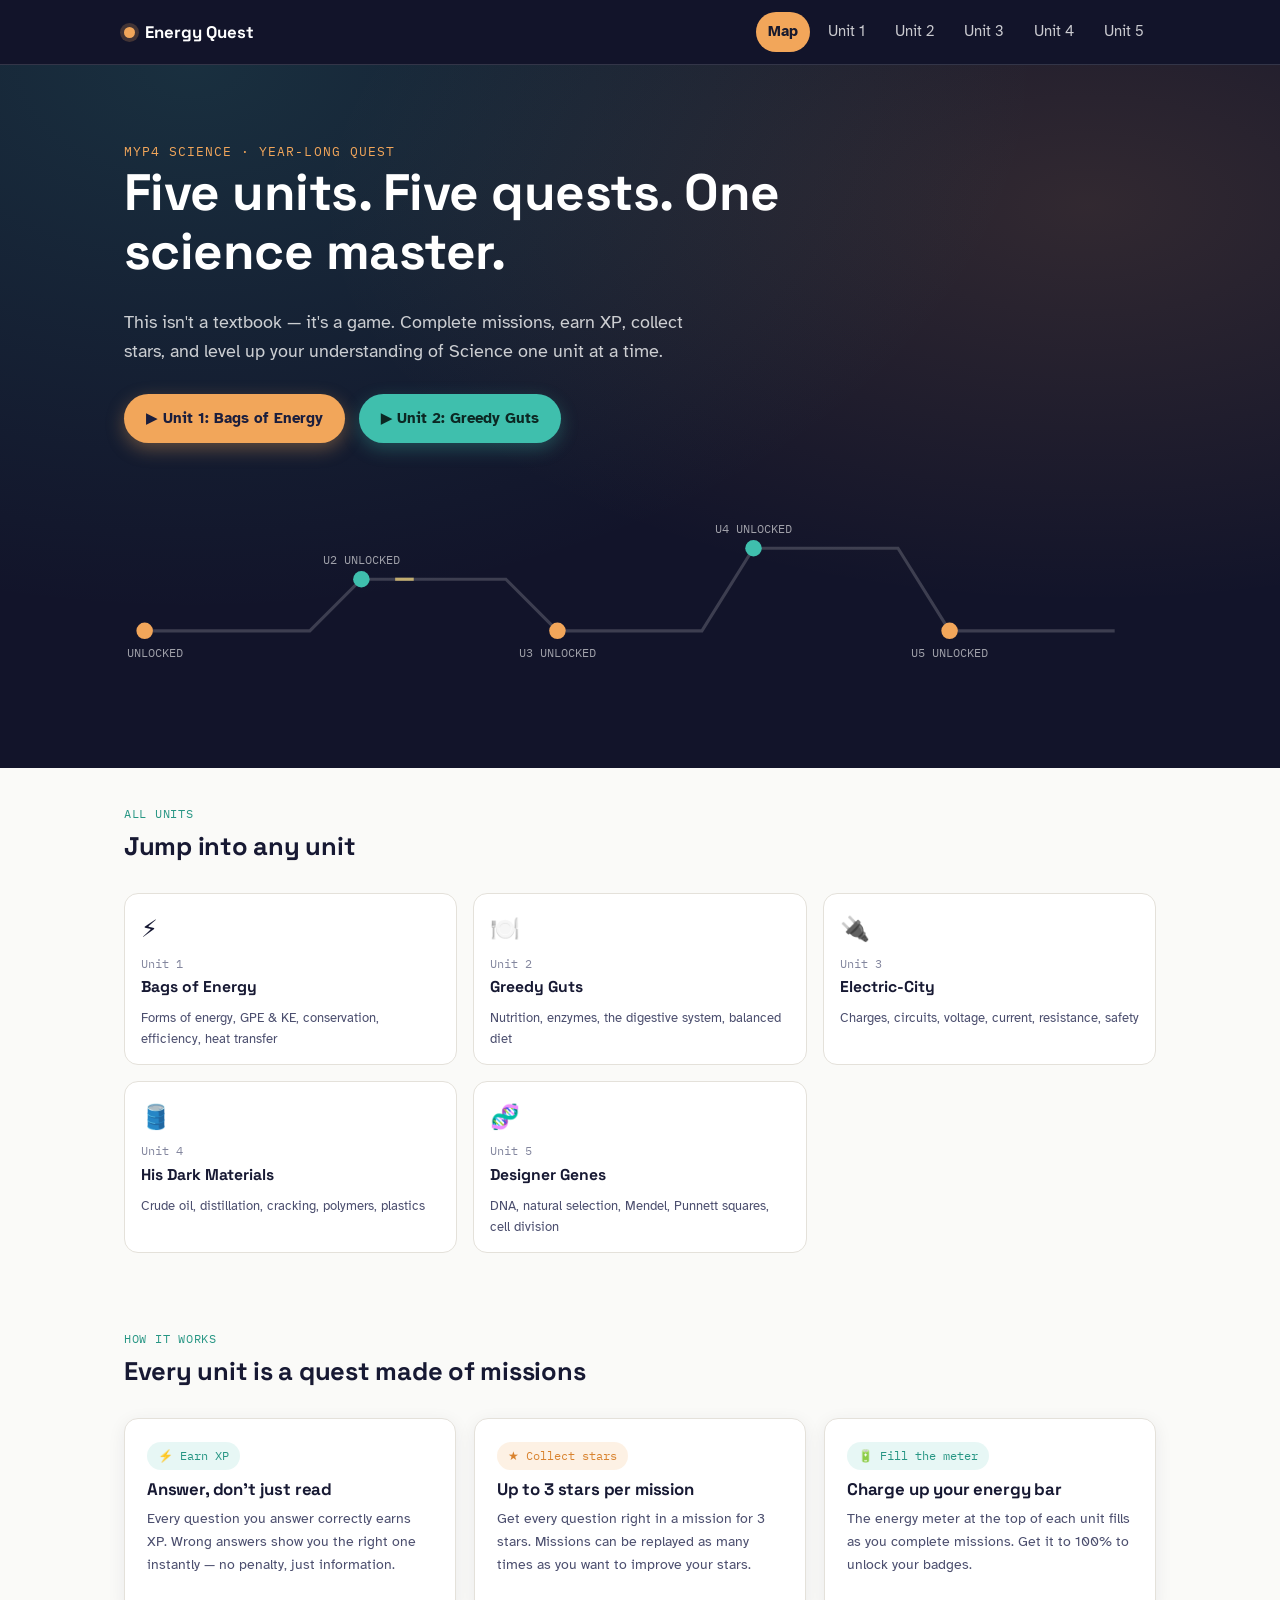
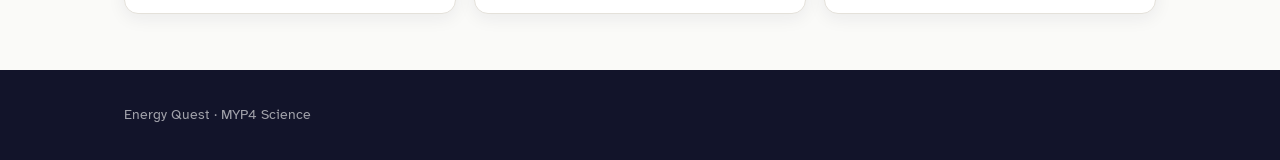
<file: index.html>
<!DOCTYPE html>
<html lang="en">
<head>
<meta charset="UTF-8">
<meta name="viewport" content="width=device-width, initial-scale=1.0">
<title>Energy Quest · MYP4 Science</title>
<link rel="stylesheet" href="styles.css">
</head>
<body>

<nav class="topnav">
  <div class="wrap">
    <a href="index.html" class="brand"><span class="brand-dot"></span>Energy Quest</a>
    <div class="navlinks">
      <a href="index.html" class="current">Map</a>
      <a href="unit1.html">Unit 1</a>
      <a href="unit2.html">Unit 2</a>
      <a href="unit3.html">Unit 3</a>
      <a href="unit4.html">Unit 4</a>
      <a href="unit5.html">Unit 5</a>
    </div>
  </div>
</nav>

<header class="hero">
  <div class="wrap">
    <span class="eyebrow">MYP4 Science · Year-long quest</span>
    <h1>Five units. Five quests. One science master.</h1>
    <p class="lede">This isn't a textbook — it's a game. Complete missions, earn XP, collect stars, and level up your understanding of Science one unit at a time.</p>
    <div class="hero-actions">
      <a href="unit1.html" class="btn btn-amber">▶ Unit 1: Bags of Energy</a>
      <a href="unit2.html" class="btn btn-teal">▶ Unit 2: Greedy Guts</a>
    </div>

    <div class="circuit-rail">
      <svg viewBox="0 0 1000 160" preserveAspectRatio="xMidYMid meet">
        <path d="M20 120 L180 120 L230 70 L370 70 L420 120 L560 120 L610 40 L750 40 L800 120 L960 120"
              fill="none" stroke="rgba(255,255,255,0.18)" stroke-width="3"/>
        <path d="M20 120 L180 120 L230 70 L370 70 L420 120 L560 120 L610 40 L750 40 L800 120 L960 120"
              fill="none" stroke="url(#grad)" stroke-width="3" stroke-dasharray="18 970" >
          <animate attributeName="stroke-dashoffset" from="0" to="-988" dur="4.5s" repeatCount="indefinite"/>
        </path>
        <defs>
          <linearGradient id="grad" x1="0" y1="0" x2="1" y2="0">
            <stop offset="0" stop-color="#F2A65A"/>
            <stop offset="1" stop-color="#3FBFAD"/>
          </linearGradient>
        </defs>
        <g>
          <circle cx="20" cy="120" r="8" fill="#F2A65A"/>
          <text x="20" y="145" text-anchor="middle" class="circuit-node-label">U1 UNLOCKED</text>
          <circle cx="230" cy="70" r="8" fill="#3FBFAD"/>
          <text x="230" y="55" text-anchor="middle" class="circuit-node-label">U2 UNLOCKED</text>
          <circle cx="420" cy="120" r="8" fill="#F2A65A"/>
          <text x="420" y="145" text-anchor="middle" class="circuit-node-label">U3 UNLOCKED</text>
          <circle cx="610" cy="40" r="8" fill="#3FBFAD"/>
          <text x="610" y="25" text-anchor="middle" class="circuit-node-label">U4 UNLOCKED</text>
          <circle cx="800" cy="120" r="8" fill="#F2A65A"/>
          <text x="800" y="145" text-anchor="middle" class="circuit-node-label">U5 UNLOCKED</text>
        </g>
      </svg>
    </div>
  </div>
</header>

<div class="wrap" style="padding-top:36px;">
  <div class="section-head">
    <span class="kicker">All units</span>
    <h2>Jump into any unit</h2>
  </div>
  <div class="mission-map" style="margin-bottom:20px;">
    <a href="unit1.html" class="mission-card"><span class="m-icon">⚡</span><span class="m-num">Unit 1</span><div class="m-title">Bags of Energy</div><p style="font-size:0.82rem;color:var(--ink-soft);margin:4px 0 0;">Forms of energy, GPE &amp; KE, conservation, efficiency, heat transfer</p></a>
    <a href="unit2.html" class="mission-card"><span class="m-icon">🍽️</span><span class="m-num">Unit 2</span><div class="m-title">Greedy Guts</div><p style="font-size:0.82rem;color:var(--ink-soft);margin:4px 0 0;">Nutrition, enzymes, the digestive system, balanced diet</p></a>
    <a href="unit3.html" class="mission-card"><span class="m-icon">🔌</span><span class="m-num">Unit 3</span><div class="m-title">Electric-City</div><p style="font-size:0.82rem;color:var(--ink-soft);margin:4px 0 0;">Charges, circuits, voltage, current, resistance, safety</p></a>
    <a href="unit4.html" class="mission-card"><span class="m-icon">🛢️</span><span class="m-num">Unit 4</span><div class="m-title">His Dark Materials</div><p style="font-size:0.82rem;color:var(--ink-soft);margin:4px 0 0;">Crude oil, distillation, cracking, polymers, plastics</p></a>
    <a href="unit5.html" class="mission-card"><span class="m-icon">🧬</span><span class="m-num">Unit 5</span><div class="m-title">Designer Genes</div><p style="font-size:0.82rem;color:var(--ink-soft);margin:4px 0 0;">DNA, natural selection, Mendel, Punnett squares, cell division</p></a>
  </div>
</div>

<section>
  <div class="wrap">
    <div class="section-head">
      <span class="kicker">How it works</span>
      <h2>Every unit is a quest made of missions</h2>
    </div>
    <div class="grid grid-3">
      <div class="card">
        <span class="pill">⚡ Earn XP</span>
        <h3 style="font-size:1.05rem;margin-top:10px;">Answer, don't just read</h3>
        <p style="font-size:0.9rem;color:var(--ink-soft);">Every question you answer correctly earns XP. Wrong answers show you the right one instantly — no penalty, just information.</p>
      </div>
      <div class="card">
        <span class="pill pill-amber">★ Collect stars</span>
        <h3 style="font-size:1.05rem;margin-top:10px;">Up to 3 stars per mission</h3>
        <p style="font-size:0.9rem;color:var(--ink-soft);">Get every question right in a mission for 3 stars. Missions can be replayed as many times as you want to improve your stars.</p>
      </div>
      <div class="card">
        <span class="pill">🔋 Fill the meter</span>
        <h3 style="font-size:1.05rem;margin-top:10px;">Charge up your energy bar</h3>
        <p style="font-size:0.9rem;color:var(--ink-soft);">The energy meter at the top of each unit fills as you complete missions. Get it to 100% to unlock your badges.</p>
      </div>
    </div>
  </div>
</section>

<footer>
  <div class="wrap">Energy Quest · MYP4 Science</div>
</footer>

<script src="script.js"></script>
</body>
</html>
</file>
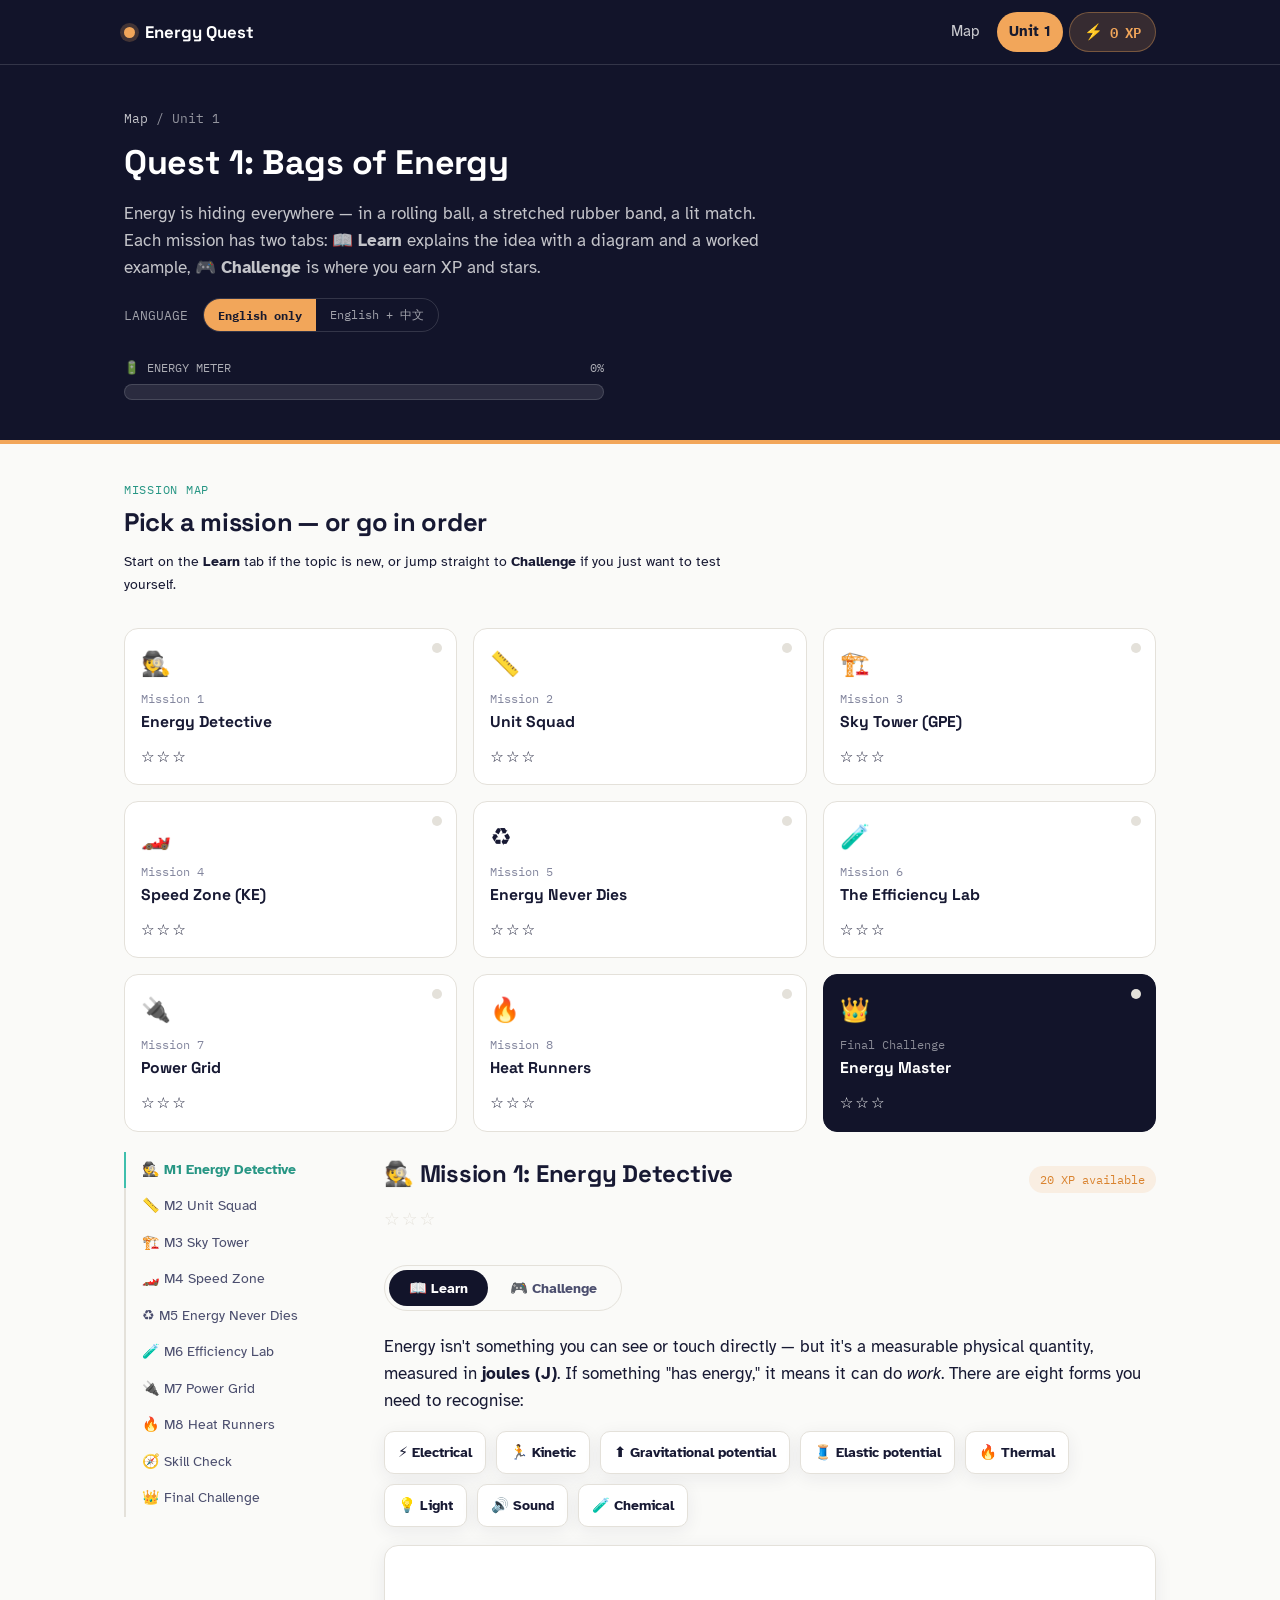
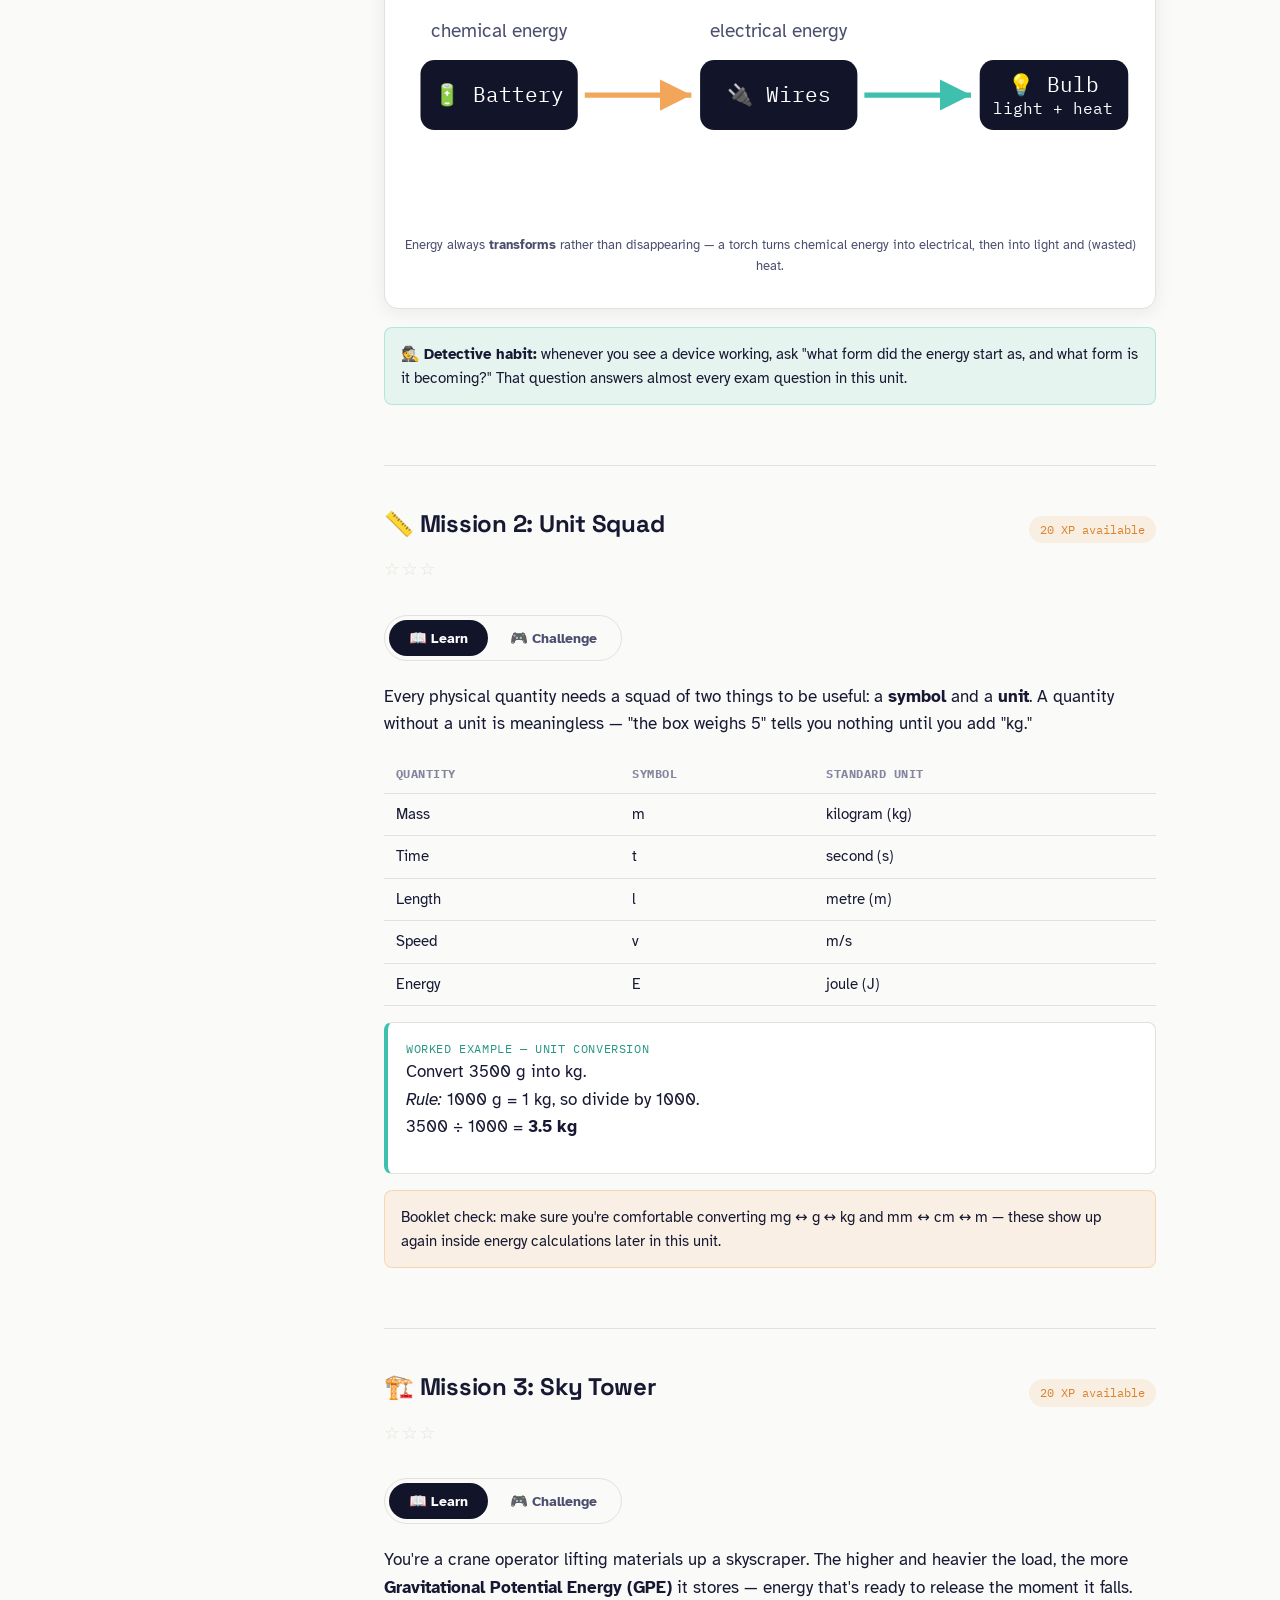
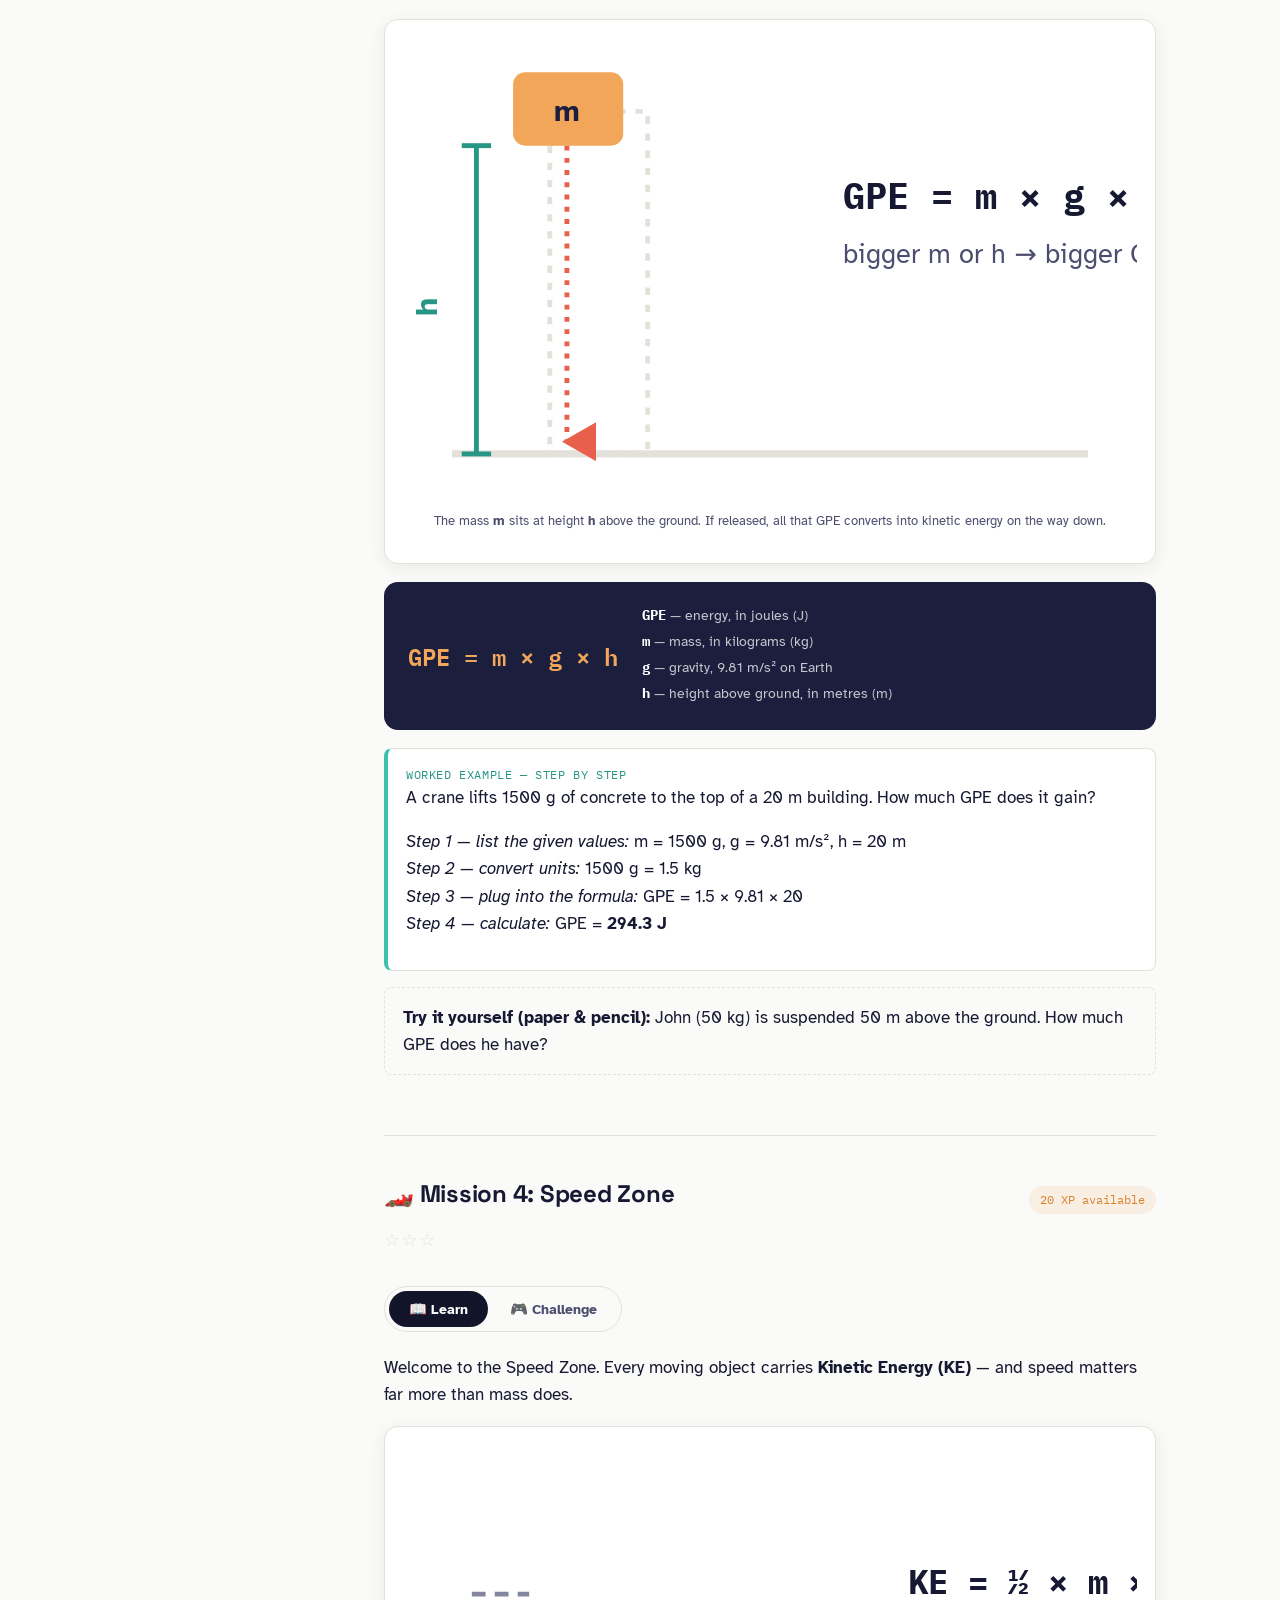
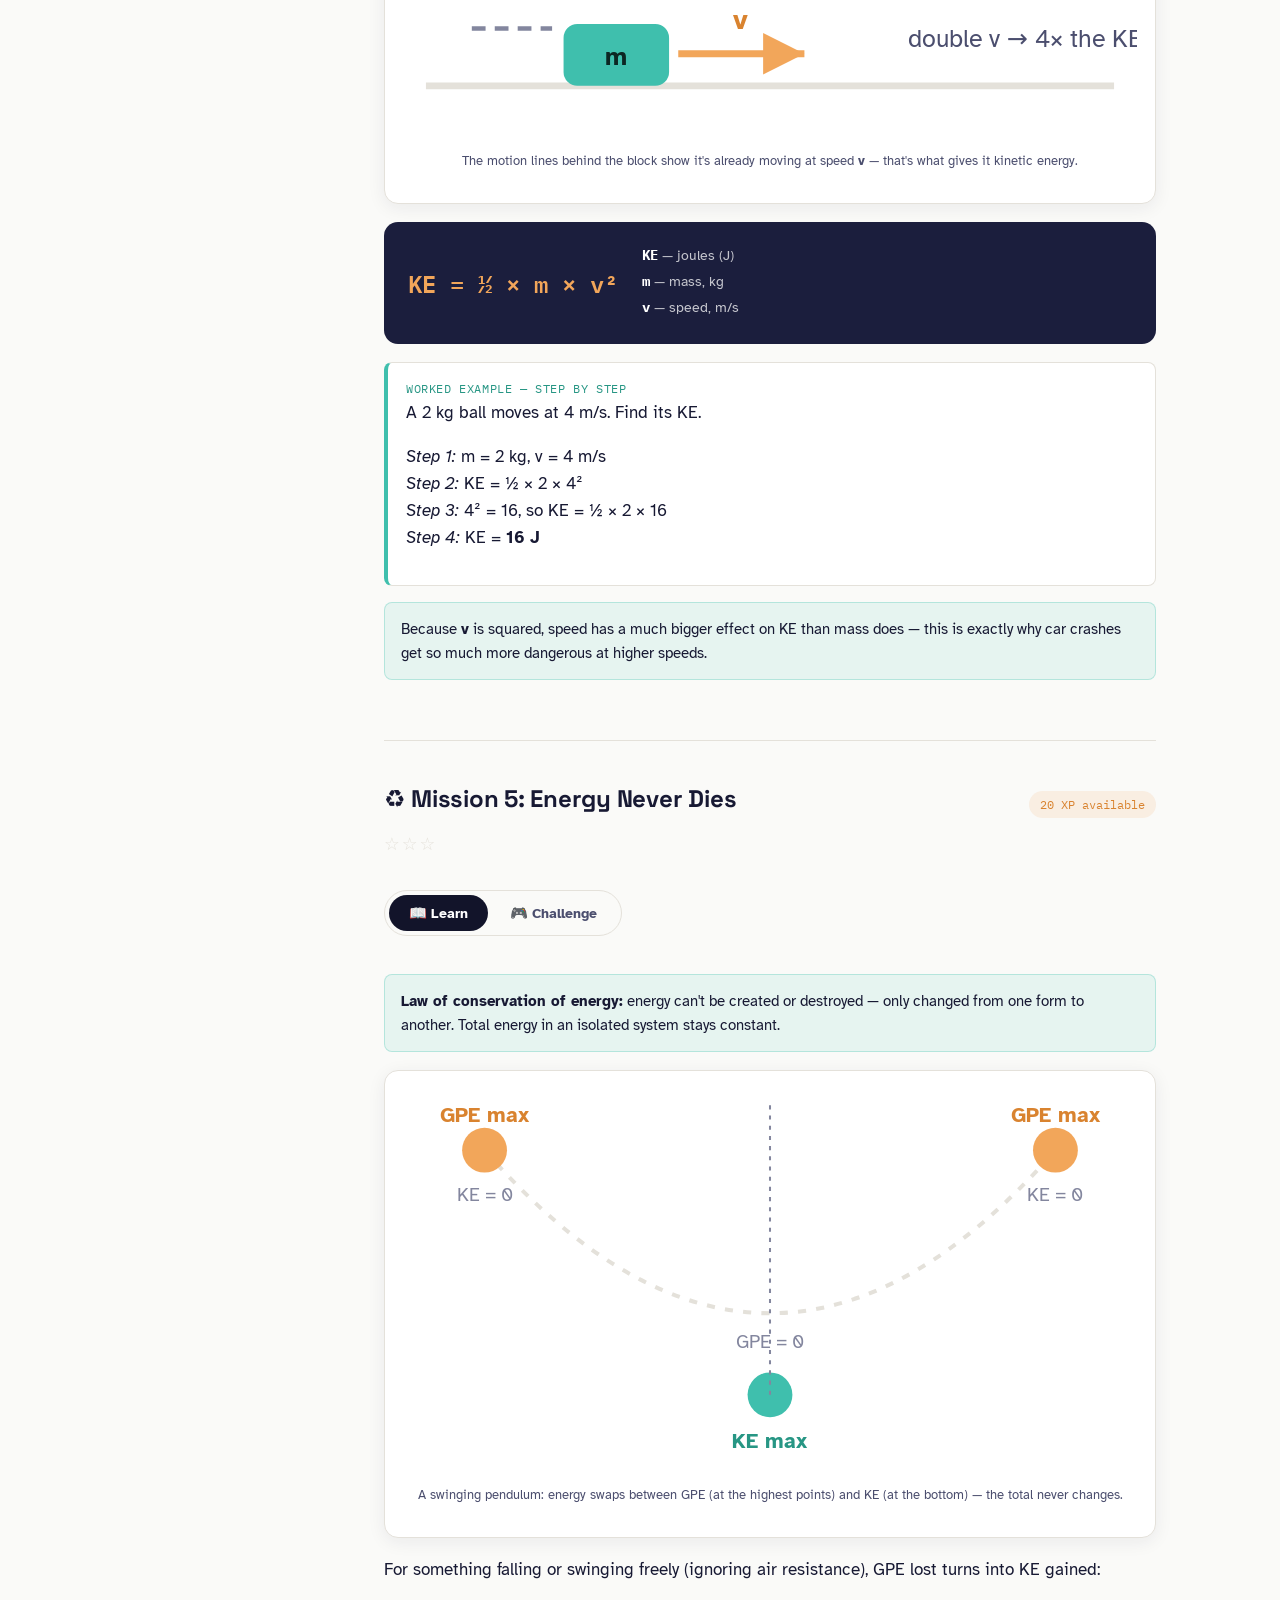
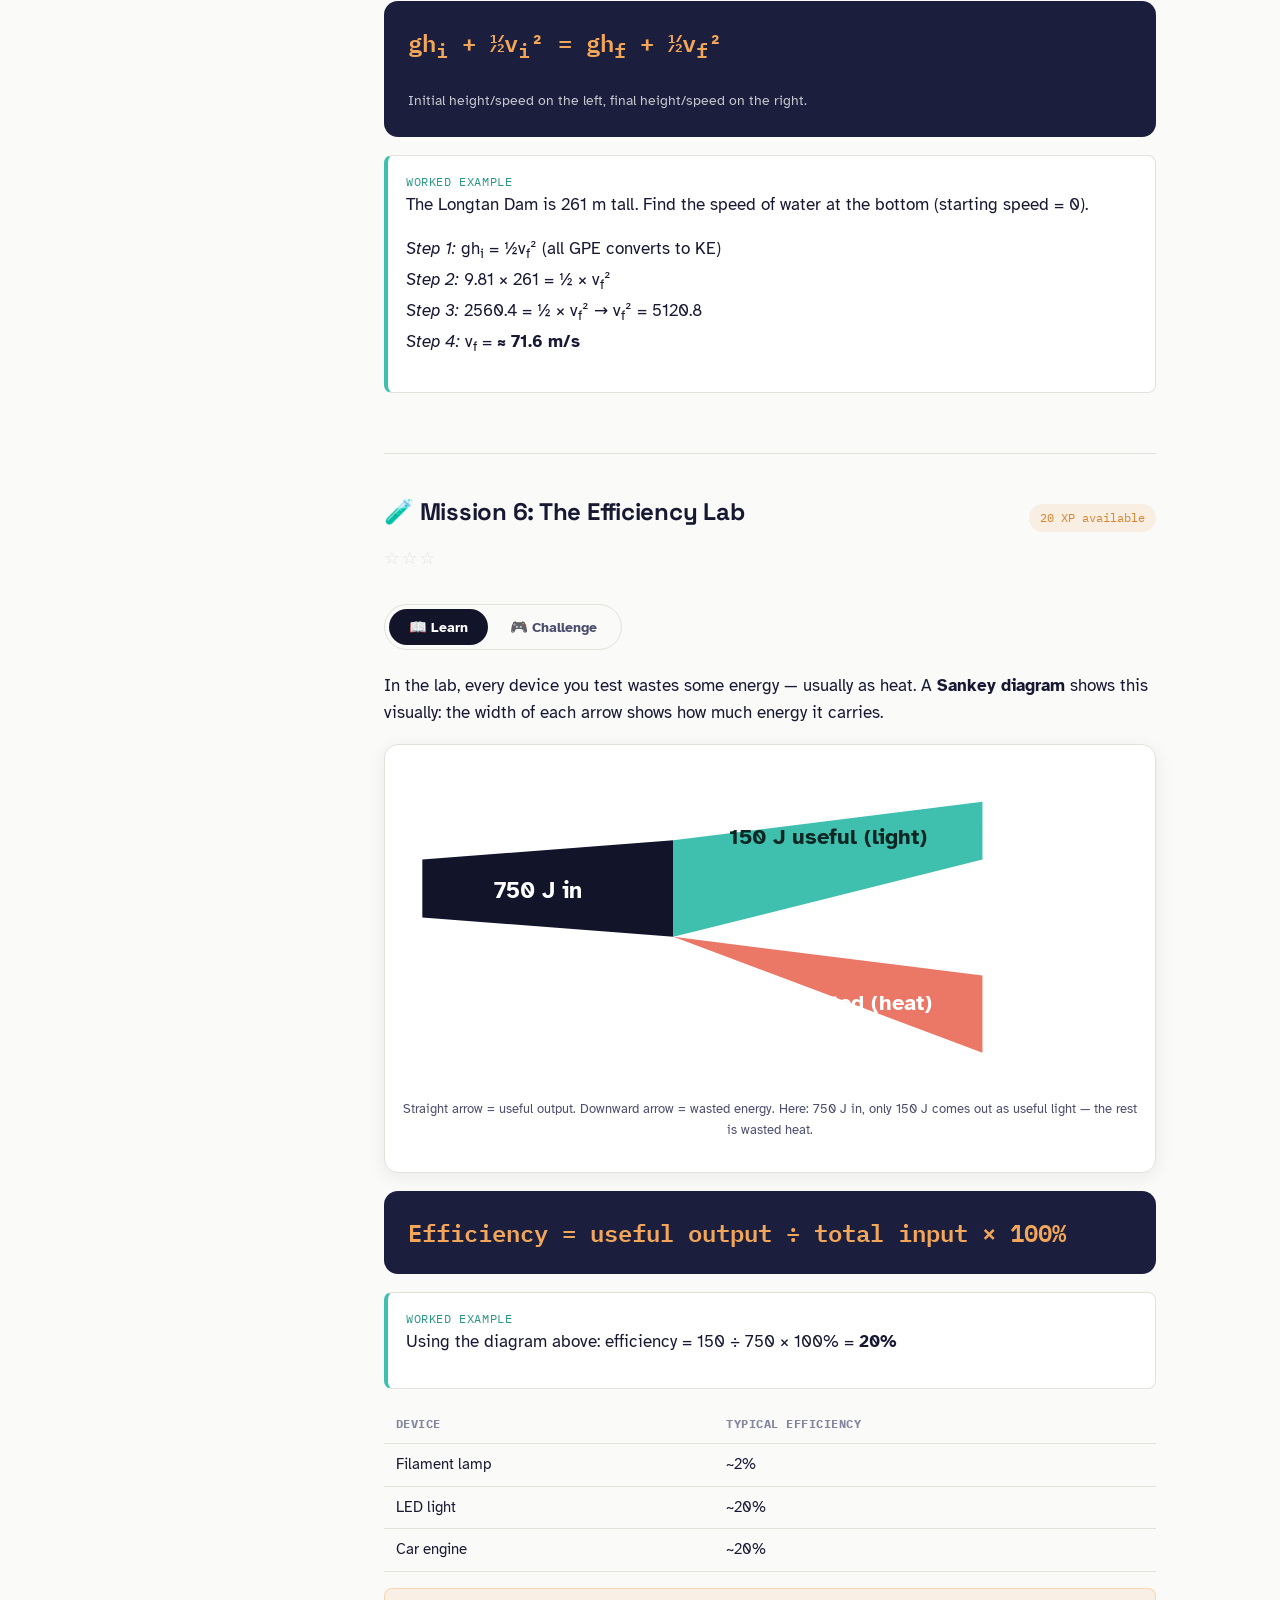
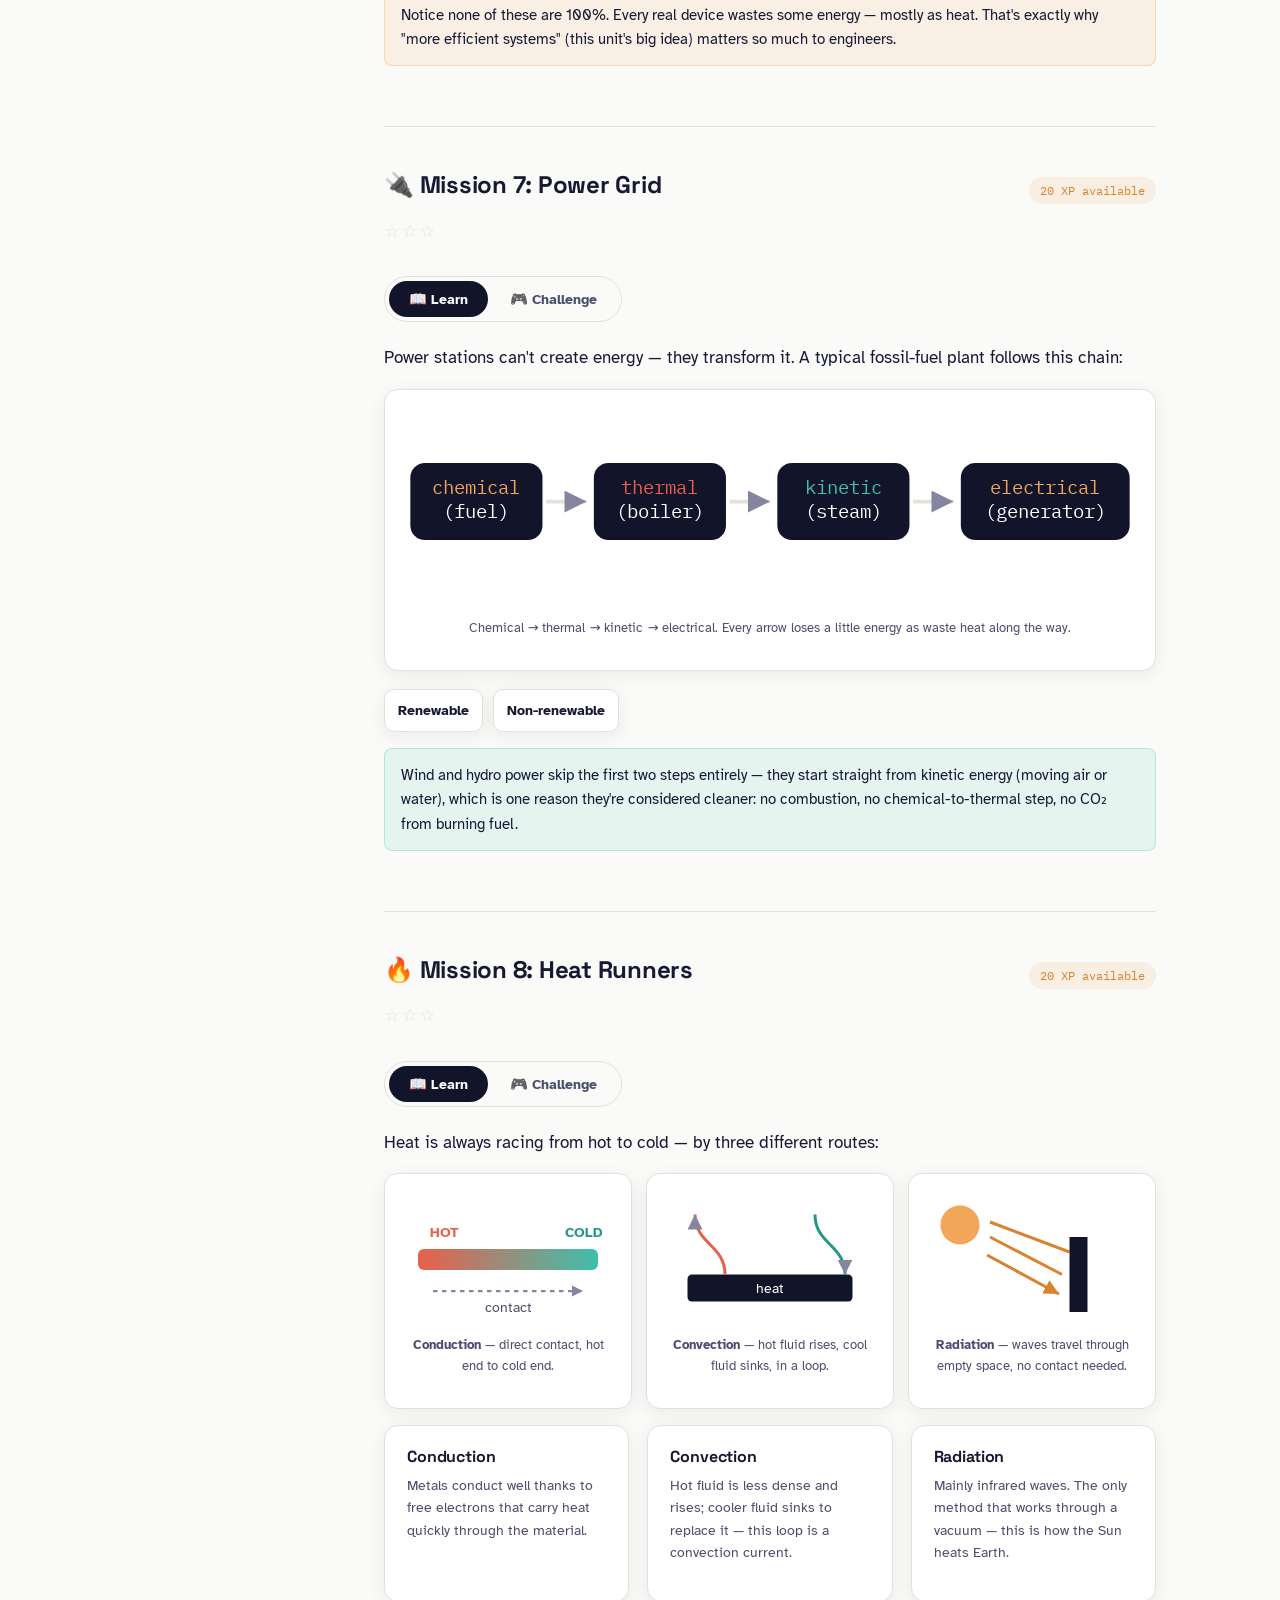
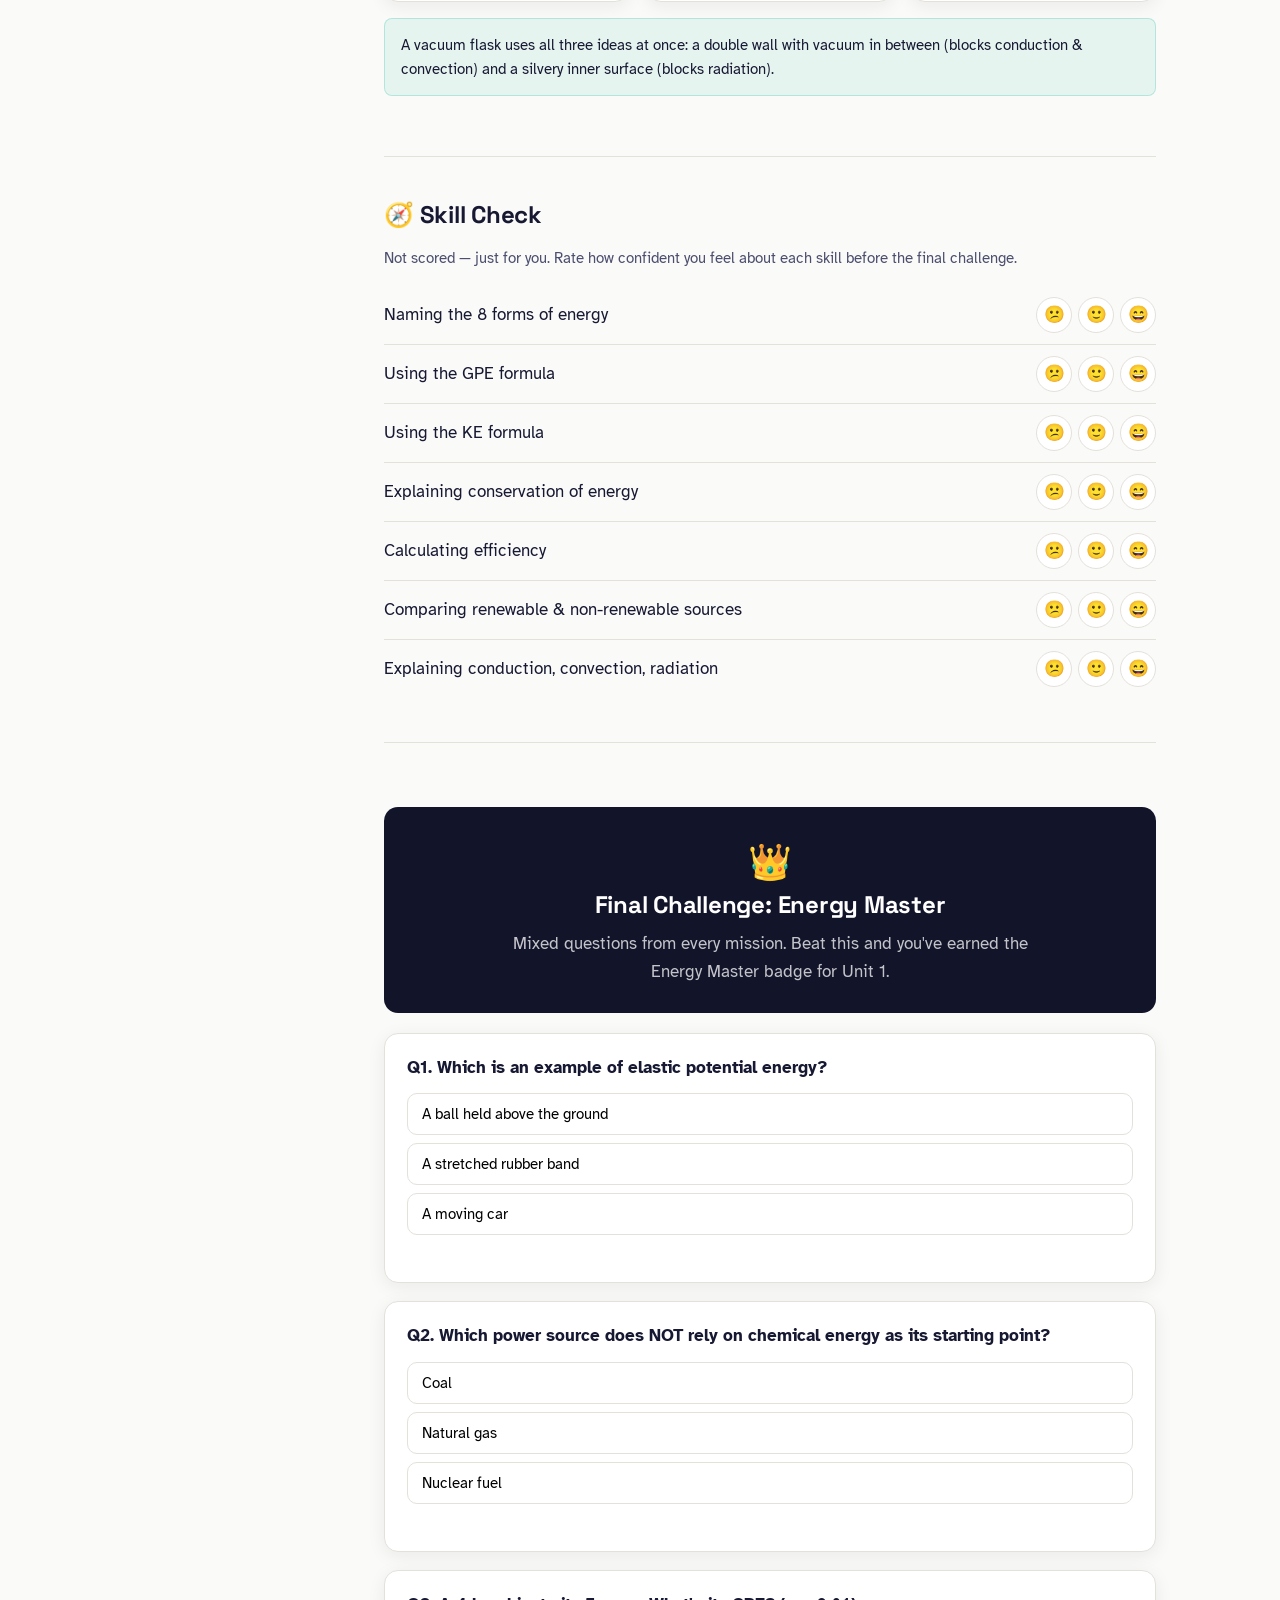
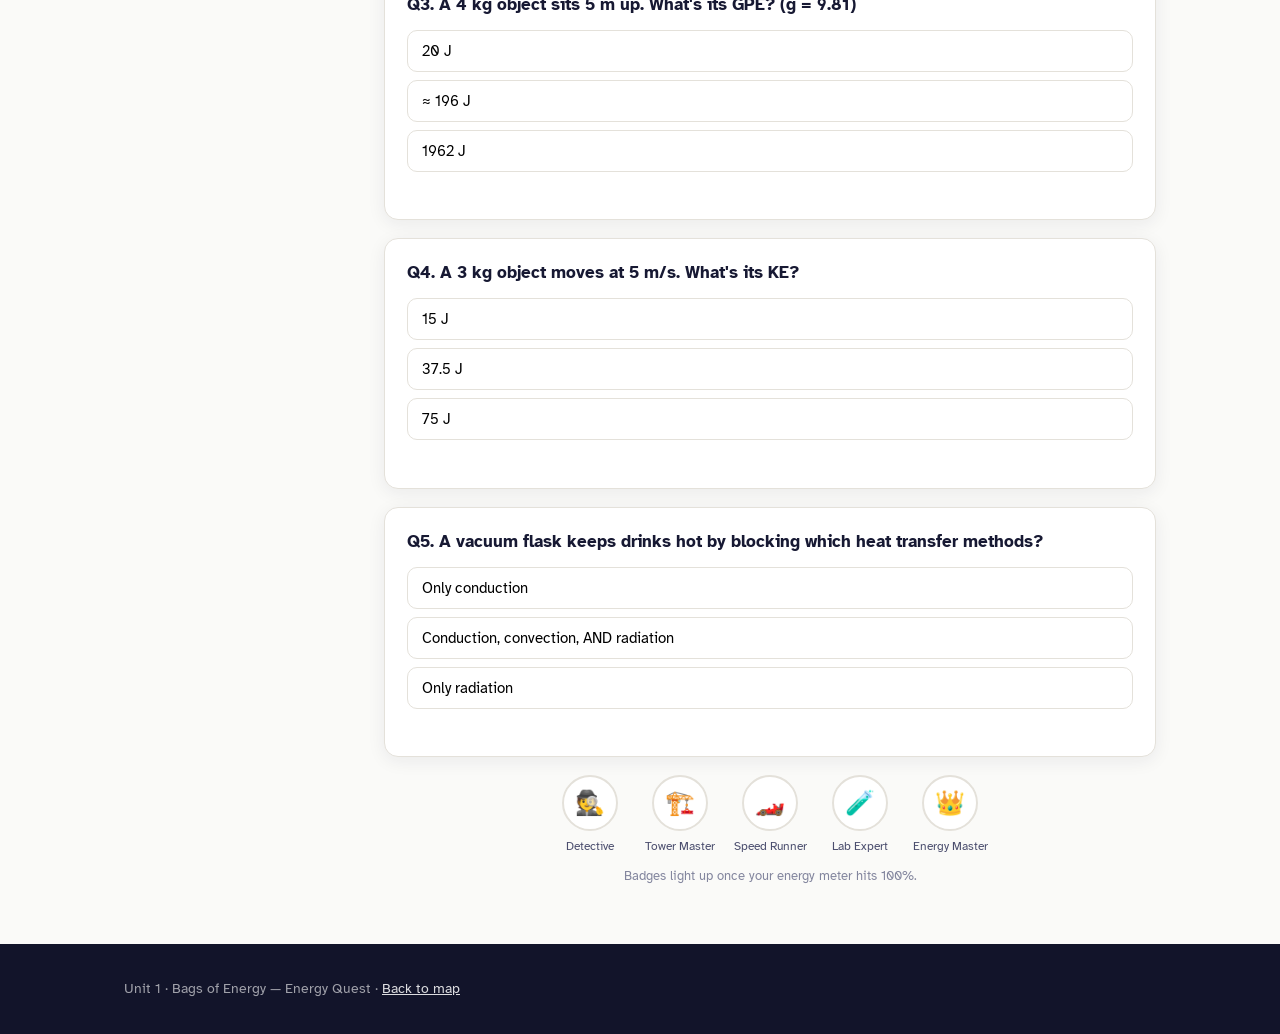
<file: unit1.html>
<!DOCTYPE html>
<html lang="en">
<head>
<meta charset="UTF-8">
<meta name="viewport" content="width=device-width, initial-scale=1.0">
<title>Unit 1 · Energy Quest</title>
<link rel="stylesheet" href="styles.css">
</head>
<body>

<nav class="topnav">
  <div class="wrap">
    <a href="index.html" class="brand"><span class="brand-dot"></span>Energy Quest</a>
    <div class="navlinks">
      <a href="index.html">Map</a>
      <a href="unit1.html" class="current">Unit 1</a>
      <span class="xp-pill"><span class="bolt">⚡</span><span id="xp-count">0</span> XP</span>
    </div>
  </div>
</nav>

<header class="unit-hero">
  <div class="wrap">
    <div class="breadcrumb"><a href="index.html">Map</a> / Unit 1</div>
    <h1 style="color:#fff;">Quest 1: Bags of Energy</h1>
    <p style="color:rgba(255,255,255,0.75);max-width:640px;">Energy is hiding everywhere — in a rolling ball, a stretched rubber band, a lit match. Each mission has two tabs: <strong>📖 Learn</strong> explains the idea with a diagram and a worked example, <strong>🎮 Challenge</strong> is where you earn XP and stars.</p>

    <div style="margin-top:14px;">
      <span style="font-size:0.8rem;color:rgba(255,255,255,0.6);font-family:var(--font-mono);margin-right:10px;">LANGUAGE</span>
      <span class="lang-toggle">
        <button data-lang-btn="en" class="active">English only</button>
        <button data-lang-btn="bi">English + 中文</button>
      </span>
    </div>

    <div class="energy-meter-wrap">
      <div class="energy-meter-label"><span>🔋 ENERGY METER</span><span id="energy-meter-pct">0%</span></div>
      <div class="energy-meter"><div class="energy-meter-fill" id="energy-meter-fill"></div></div>
    </div>
  </div>
</header>

<div class="wrap" style="padding-top:36px;">
  <div class="section-head">
    <span class="kicker">Mission map</span>
    <h2>Pick a mission — or go in order</h2>
    <p style="font-size:0.9rem;">Start on the <strong>Learn</strong> tab if the topic is new, or jump straight to <strong>Challenge</strong> if you just want to test yourself.</p>
  </div>
  <div class="mission-map">
    <a href="#m1" class="mission-card" data-mission-card="1"><span class="m-status"></span><span class="m-icon">🕵️</span><span class="m-num">Mission 1</span><div class="m-title">Energy Detective</div><span class="m-stars">☆☆☆</span></a>
    <a href="#m2" class="mission-card" data-mission-card="2"><span class="m-status"></span><span class="m-icon">📏</span><span class="m-num">Mission 2</span><div class="m-title">Unit Squad</div><span class="m-stars">☆☆☆</span></a>
    <a href="#m3" class="mission-card" data-mission-card="3"><span class="m-status"></span><span class="m-icon">🏗️</span><span class="m-num">Mission 3</span><div class="m-title">Sky Tower (GPE)</div><span class="m-stars">☆☆☆</span></a>
    <a href="#m4" class="mission-card" data-mission-card="4"><span class="m-status"></span><span class="m-icon">🏎️</span><span class="m-num">Mission 4</span><div class="m-title">Speed Zone (KE)</div><span class="m-stars">☆☆☆</span></a>
    <a href="#m5" class="mission-card" data-mission-card="5"><span class="m-status"></span><span class="m-icon">♻️</span><span class="m-num">Mission 5</span><div class="m-title">Energy Never Dies</div><span class="m-stars">☆☆☆</span></a>
    <a href="#m6" class="mission-card" data-mission-card="6"><span class="m-status"></span><span class="m-icon">🧪</span><span class="m-num">Mission 6</span><div class="m-title">The Efficiency Lab</div><span class="m-stars">☆☆☆</span></a>
    <a href="#m7" class="mission-card" data-mission-card="7"><span class="m-status"></span><span class="m-icon">🔌</span><span class="m-num">Mission 7</span><div class="m-title">Power Grid</div><span class="m-stars">☆☆☆</span></a>
    <a href="#m8" class="mission-card" data-mission-card="8"><span class="m-status"></span><span class="m-icon">🔥</span><span class="m-num">Mission 8</span><div class="m-title">Heat Runners</div><span class="m-stars">☆☆☆</span></a>
    <a href="#boss" class="mission-card boss-card" data-mission-card="9"><span class="m-status"></span><span class="m-icon">👑</span><span class="m-num">Final Challenge</span><div class="m-title">Energy Master</div><span class="m-stars">☆☆☆</span></a>
  </div>
</div>

<div class="wrap" style="padding-top:20px;">
  <div class="unit-layout">

    <nav class="side-nav">
      <a href="#m1">🕵️ M1 Energy Detective</a>
      <a href="#m2">📏 M2 Unit Squad</a>
      <a href="#m3">🏗️ M3 Sky Tower</a>
      <a href="#m4">🏎️ M4 Speed Zone</a>
      <a href="#m5">♻️ M5 Energy Never Dies</a>
      <a href="#m6">🧪 M6 Efficiency Lab</a>
      <a href="#m7">🔌 M7 Power Grid</a>
      <a href="#m8">🔥 M8 Heat Runners</a>
      <a href="#skills">🧭 Skill Check</a>
      <a href="#boss">👑 Final Challenge</a>
    </nav>

    <main>

      <!-- ============ MISSION 1 ============ -->
      <section class="lo-block" id="m1">
        <div class="mission-header-row">
          <h2>🕵️ Mission 1: Energy Detective</h2>
          <span class="mission-xp-tag">20 XP available</span>
        </div>
        <p class="mission-stars-live" data-mission="1">☆☆☆</p>

        <div class="tab-switch">
          <button class="tab-btn active" data-tab-btn="learn" data-tab-group="m1">📖 Learn</button>
          <button class="tab-btn" data-tab-btn="challenge" data-tab-group="m1">🎮 Challenge</button>
        </div>

        <div class="tab-panel active" data-tab-panel="learn" data-tab-group="m1">
          <p>Energy isn't something you can see or touch directly — but it's a measurable physical quantity, measured in <strong>joules (J)</strong>. If something "has energy," it means it can do <em>work</em>. There are eight forms you need to recognise:</p>

          <div class="glossary">
            <div class="gloss-chip"><span class="en">⚡ Electrical</span><span class="zh-inline">電能</span><div class="zh">Carried by electric current — a working bulb has it, a battery alone doesn't (that's chemical energy).</div></div>
            <div class="gloss-chip"><span class="en">🏃 Kinetic</span><span class="zh-inline">動能</span><div class="zh">Energy of anything moving.</div></div>
            <div class="gloss-chip"><span class="en">⬆️ Gravitational potential</span><span class="zh-inline">重力位能</span><div class="zh">Stored energy of something raised up.</div></div>
            <div class="gloss-chip"><span class="en">🧵 Elastic potential</span><span class="zh-inline">彈性位能</span><div class="zh">Stored in something stretched or squashed.</div></div>
            <div class="gloss-chip"><span class="en">🔥 Thermal</span><span class="zh-inline">熱能</span><div class="zh">Energy from temperature/hotness.</div></div>
            <div class="gloss-chip"><span class="en">💡 Light</span><span class="zh-inline">光能</span><div class="zh">Carried in light rays, even ones we can't see.</div></div>
            <div class="gloss-chip"><span class="en">🔊 Sound</span><span class="zh-inline">聲能</span><div class="zh">Carried by vibrations we hear.</div></div>
            <div class="gloss-chip"><span class="en">🧪 Chemical</span><span class="zh-inline">化學能</span><div class="zh">Stored in fuel — petrol, food, an unlit match.</div></div>
          </div>

          <div class="diagram-box">
            <svg viewBox="0 0 420 150">
              <rect x="10" y="55" width="90" height="40" rx="8" fill="var(--bg-dark)"/>
              <text x="55" y="79" text-anchor="middle" fill="#fff" font-family="IBM Plex Mono, monospace" font-size="12">🔋 Battery</text>
              <text x="55" y="42" text-anchor="middle" fill="var(--ink-soft)" font-size="11">chemical energy</text>

              <path d="M104 75 L165 75" stroke="var(--amber)" stroke-width="3" marker-end="url(#arrow1)"/>

              <rect x="170" y="55" width="90" height="40" rx="8" fill="var(--bg-dark)"/>
              <text x="215" y="79" text-anchor="middle" fill="#fff" font-family="IBM Plex Mono, monospace" font-size="12">🔌 Wires</text>
              <text x="215" y="42" text-anchor="middle" fill="var(--ink-soft)" font-size="11">electrical energy</text>

              <path d="M264 75 L325 75" stroke="var(--teal)" stroke-width="3" marker-end="url(#arrow2)"/>

              <rect x="330" y="55" width="85" height="40" rx="8" fill="var(--bg-dark)"/>
              <text x="372" y="73" text-anchor="middle" fill="#fff" font-family="IBM Plex Mono, monospace" font-size="12">💡 Bulb</text>
              <text x="372" y="86" text-anchor="middle" fill="#fff" font-family="IBM Plex Mono, monospace" font-size="9">light + heat</text>

              <defs>
                <marker id="arrow1" markerWidth="8" markerHeight="8" refX="6" refY="3" orient="auto"><path d="M0,0 L6,3 L0,6 Z" fill="var(--amber)"/></marker>
                <marker id="arrow2" markerWidth="8" markerHeight="8" refX="6" refY="3" orient="auto"><path d="M0,0 L6,3 L0,6 Z" fill="var(--teal)"/></marker>
              </defs>
            </svg>
            <p class="diagram-caption">Energy always <strong>transforms</strong> rather than disappearing — a torch turns chemical energy into electrical, then into light and (wasted) heat.</p>
          </div>

          <div class="callout callout-teal">🕵️ <strong>Detective habit:</strong> whenever you see a device working, ask "what form did the energy start as, and what form is it becoming?" That question answers almost every exam question in this unit.</div>
        </div>

        <div class="tab-panel" data-tab-panel="challenge" data-tab-group="m1">
          <div class="callout callout-amber">🕵️ <strong>Detective case:</strong> A phone rings, vibrates, and lights up its screen while the battery slowly drains. How many forms of energy can you name in that one scene — before you look at the cases below?</div>

          <div class="quiz" data-mission="1" data-explain="A ball rolling down a hill loses height, so it loses gravitational potential energy — and gains kinetic energy as it speeds up.">
            <div class="quiz-q">Case 1: A ball rolls down a hill. Which energy is changing INTO kinetic energy?</div>
            <div class="quiz-opts">
              <button class="quiz-opt" data-correct="false">Chemical energy</button>
              <button class="quiz-opt" data-correct="true">Gravitational potential energy</button>
              <button class="quiz-opt" data-correct="false">Heat energy</button>
              <button class="quiz-opt" data-correct="false">Elastic potential energy</button>
            </div>
            <div class="quiz-feedback"></div>
          </div>

          <div class="quiz" data-mission="1" data-explain="Coal stores chemical energy. Burning releases it as heat and light.">
            <div class="quiz-q">Case 2: Coal burns and gives off heat and light. What kind of energy was stored in the coal?</div>
            <div class="quiz-opts">
              <button class="quiz-opt" data-correct="false">Nuclear</button>
              <button class="quiz-opt" data-correct="true">Chemical</button>
              <button class="quiz-opt" data-correct="false">Electrical</button>
              <button class="quiz-opt" data-correct="false">Thermal</button>
            </div>
            <div class="quiz-feedback"></div>
          </div>
        </div>
      </section>

      <!-- ============ MISSION 2 ============ -->
      <section class="lo-block" id="m2">
        <div class="mission-header-row">
          <h2>📏 Mission 2: Unit Squad</h2>
          <span class="mission-xp-tag">20 XP available</span>
        </div>
        <p class="mission-stars-live" data-mission="2">☆☆☆</p>

        <div class="tab-switch">
          <button class="tab-btn active" data-tab-btn="learn" data-tab-group="m2">📖 Learn</button>
          <button class="tab-btn" data-tab-btn="challenge" data-tab-group="m2">🎮 Challenge</button>
        </div>

        <div class="tab-panel active" data-tab-panel="learn" data-tab-group="m2">
          <p>Every physical quantity needs a squad of two things to be useful: a <strong>symbol</strong> and a <strong>unit</strong>. A quantity without a unit is meaningless — "the box weighs 5" tells you nothing until you add "kg."</p>
          <table class="data">
            <tr><th>Quantity</th><th>Symbol</th><th>Standard unit</th></tr>
            <tr><td>Mass</td><td>m</td><td>kilogram (kg)</td></tr>
            <tr><td>Time</td><td>t</td><td>second (s)</td></tr>
            <tr><td>Length</td><td>l</td><td>metre (m)</td></tr>
            <tr><td>Speed</td><td>v</td><td>m/s</td></tr>
            <tr><td>Energy</td><td>E</td><td>joule (J)</td></tr>
          </table>
          <div class="worked">
            <div class="label">Worked example — unit conversion</div>
            <p>Convert 3500 g into kg.<br>
            <em>Rule:</em> 1000 g = 1 kg, so divide by 1000.<br>
            3500 ÷ 1000 = <strong>3.5 kg</strong></p>
          </div>
          <div class="callout callout-amber">Booklet check: make sure you're comfortable converting mg ↔ g ↔ kg and mm ↔ cm ↔ m — these show up again inside energy calculations later in this unit.</div>
        </div>

        <div class="tab-panel" data-tab-panel="challenge" data-tab-group="m2">
          <div class="quiz" data-mission="2" data-explain="Colour can't be measured with a unit — it's a physical quantity's cousin, not the real thing.">
            <div class="quiz-q">Which of these is NOT a physical quantity?</div>
            <div class="quiz-opts">
              <button class="quiz-opt" data-correct="false">Frequency of light</button>
              <button class="quiz-opt" data-correct="true">Colour</button>
              <button class="quiz-opt" data-correct="false">Mass</button>
            </div>
            <div class="quiz-feedback"></div>
          </div>

          <div class="quiz" data-mission="2" data-explain="1000 g = 1 kg, so 500 g = 0.5 kg.">
            <div class="quiz-q">Convert: 500 g = ___ kg</div>
            <div class="quiz-opts">
              <button class="quiz-opt" data-correct="false">5 kg</button>
              <button class="quiz-opt" data-correct="true">0.5 kg</button>
              <button class="quiz-opt" data-correct="false">50 kg</button>
              <button class="quiz-opt" data-correct="false">0.05 kg</button>
            </div>
            <div class="quiz-feedback"></div>
          </div>
        </div>
      </section>

      <!-- ============ MISSION 3 ============ -->
      <section class="lo-block" id="m3">
        <div class="mission-header-row">
          <h2>🏗️ Mission 3: Sky Tower <span class="zh zh-inline" style="font-size:0.55em;">重力位能</span></h2>
          <span class="mission-xp-tag">20 XP available</span>
        </div>
        <p class="mission-stars-live" data-mission="3">☆☆☆</p>

        <div class="tab-switch">
          <button class="tab-btn active" data-tab-btn="learn" data-tab-group="m3">📖 Learn</button>
          <button class="tab-btn" data-tab-btn="challenge" data-tab-group="m3">🎮 Challenge</button>
        </div>

        <div class="tab-panel active" data-tab-panel="learn" data-tab-group="m3">
          <p>You're a crane operator lifting materials up a skyscraper. The higher and heavier the load, the more <strong>Gravitational Potential Energy (GPE)</strong> it stores — energy that's ready to release the moment it falls.</p>

          <div class="diagram-box">
            <svg viewBox="0 0 300 190">
              <line x1="20" y1="170" x2="280" y2="170" stroke="var(--line)" stroke-width="3"/>
              <rect x="60" y="30" width="40" height="140" fill="none" stroke="var(--line)" stroke-width="2" stroke-dasharray="3 4"/>
              <rect x="45" y="14" width="45" height="30" rx="5" fill="var(--amber)"/>
              <text x="67" y="34" text-anchor="middle" font-size="12" fill="#1B1E3D" font-weight="700">m</text>
              <line x1="30" y1="44" x2="30" y2="170" stroke="var(--teal-deep)" stroke-width="2"/>
              <line x1="24" y1="44" x2="36" y2="44" stroke="var(--teal-deep)" stroke-width="2"/>
              <line x1="24" y1="170" x2="36" y2="170" stroke="var(--teal-deep)" stroke-width="2"/>
              <text x="14" y="110" text-anchor="middle" font-size="13" fill="var(--teal-deep)" font-weight="700" transform="rotate(-90 14 110)">h</text>
              <text x="180" y="70" font-family="IBM Plex Mono, monospace" font-size="15" fill="var(--ink)" font-weight="700">GPE = m × g × h</text>
              <text x="180" y="92" font-size="11" fill="var(--ink-soft)">bigger m or h → bigger GPE</text>
              <path d="M67 44 L67 165" stroke="var(--coral)" stroke-width="2" stroke-dasharray="2 3" marker-end="url(#arrowfall)"/>
              <defs><marker id="arrowfall" markerWidth="8" markerHeight="8" refX="4" refY="6" orient="auto"><path d="M0,0 L8,0 L4,7 Z" fill="var(--coral)"/></marker></defs>
            </svg>
            <p class="diagram-caption">The mass <strong>m</strong> sits at height <strong>h</strong> above the ground. If released, all that GPE converts into kinetic energy on the way down.</p>
          </div>

          <div class="formula-card">
            <div class="formula">GPE = m × g × h</div>
            <div class="legend">
              <div><b>GPE</b> — energy, in joules (J)</div>
              <div><b>m</b> — mass, in kilograms (kg)</div>
              <div><b>g</b> — gravity, 9.81 m/s² on Earth</div>
              <div><b>h</b> — height above ground, in metres (m)</div>
            </div>
          </div>

          <div class="worked">
            <div class="label">Worked example — step by step</div>
            <p>A crane lifts 1500 g of concrete to the top of a 20 m building. How much GPE does it gain?</p>
            <p>
              <em>Step 1 — list the given values:</em> m = 1500 g, g = 9.81 m/s², h = 20 m<br>
              <em>Step 2 — convert units:</em> 1500 g = 1.5 kg<br>
              <em>Step 3 — plug into the formula:</em> GPE = 1.5 × 9.81 × 20<br>
              <em>Step 4 — calculate:</em> GPE = <strong>294.3 J</strong>
            </p>
          </div>
          <div class="practice">
            <strong>Try it yourself (paper &amp; pencil):</strong> John (50 kg) is suspended 50 m above the ground. How much GPE does he have?
          </div>
        </div>

        <div class="tab-panel" data-tab-panel="challenge" data-tab-group="m3">
          <div class="quiz" data-mission="3" data-explain="GPE = m × g × h = 75 × 9.81 × 300 = 220,725 J ≈ 220.7 kJ.">
            <div class="quiz-q">A 75 kg crate is lifted 300 m up a tower. What's its GPE? (g = 9.81)</div>
            <div class="quiz-opts">
              <button class="quiz-opt" data-correct="false">2,943 J</button>
              <button class="quiz-opt" data-correct="false">22,500 J</button>
              <button class="quiz-opt" data-correct="true">≈ 220,725 J</button>
            </div>
            <div class="quiz-feedback"></div>
          </div>

          <div class="quiz" data-mission="3" data-explain="Doubling the height doubles GPE, since GPE is directly proportional to height in the formula.">
            <div class="quiz-q">If you double an object's height (mass unchanged), what happens to its GPE?</div>
            <div class="quiz-opts">
              <button class="quiz-opt" data-correct="false">It stays the same</button>
              <button class="quiz-opt" data-correct="true">It doubles</button>
              <button class="quiz-opt" data-correct="false">It quadruples</button>
            </div>
            <div class="quiz-feedback"></div>
          </div>
        </div>
      </section>

      <!-- ============ MISSION 4 ============ -->
      <section class="lo-block" id="m4">
        <div class="mission-header-row">
          <h2>🏎️ Mission 4: Speed Zone <span class="zh zh-inline" style="font-size:0.55em;">動能</span></h2>
          <span class="mission-xp-tag">20 XP available</span>
        </div>
        <p class="mission-stars-live" data-mission="4">☆☆☆</p>

        <div class="tab-switch">
          <button class="tab-btn active" data-tab-btn="learn" data-tab-group="m4">📖 Learn</button>
          <button class="tab-btn" data-tab-btn="challenge" data-tab-group="m4">🎮 Challenge</button>
        </div>

        <div class="tab-panel active" data-tab-panel="learn" data-tab-group="m4">
          <p>Welcome to the Speed Zone. Every moving object carries <strong>Kinetic Energy (KE)</strong> — and speed matters far more than mass does.</p>

          <div class="diagram-box">
            <svg viewBox="0 0 320 130">
              <line x1="10" y1="105" x2="310" y2="105" stroke="var(--line)" stroke-width="3"/>
              <line x1="30" y1="80" x2="65" y2="80" stroke="var(--ink-faint)" stroke-width="2" stroke-dasharray="6 4"/>
              <line x1="30" y1="65" x2="55" y2="65" stroke="var(--ink-faint)" stroke-width="2" stroke-dasharray="6 4"/>
              <rect x="70" y="78" width="46" height="27" rx="6" fill="var(--teal)"/>
              <text x="93" y="96" text-anchor="middle" font-size="11" fill="#0C2723" font-weight="700">m</text>
              <path d="M120 91 L175 91" stroke="var(--amber)" stroke-width="3" marker-end="url(#arrowv)"/>
              <text x="147" y="80" text-anchor="middle" font-size="12" fill="var(--amber-deep)" font-weight="700">v</text>
              <text x="220" y="65" font-family="IBM Plex Mono, monospace" font-size="15" fill="var(--ink)" font-weight="700">KE = ½ × m × v²</text>
              <text x="220" y="88" font-size="11" fill="var(--ink-soft)">double v → 4× the KE</text>
              <defs><marker id="arrowv" markerWidth="8" markerHeight="8" refX="6" refY="3" orient="auto"><path d="M0,0 L6,3 L0,6 Z" fill="var(--amber)"/></marker></defs>
            </svg>
            <p class="diagram-caption">The motion lines behind the block show it's already moving at speed <strong>v</strong> — that's what gives it kinetic energy.</p>
          </div>

          <div class="formula-card">
            <div class="formula">KE = ½ × m × v²</div>
            <div class="legend">
              <div><b>KE</b> — joules (J)</div>
              <div><b>m</b> — mass, kg</div>
              <div><b>v</b> — speed, m/s</div>
            </div>
          </div>
          <div class="worked">
            <div class="label">Worked example — step by step</div>
            <p>A 2 kg ball moves at 4 m/s. Find its KE.</p>
            <p>
              <em>Step 1:</em> m = 2 kg, v = 4 m/s<br>
              <em>Step 2:</em> KE = ½ × 2 × 4²<br>
              <em>Step 3:</em> 4² = 16, so KE = ½ × 2 × 16<br>
              <em>Step 4:</em> KE = <strong>16 J</strong>
            </p>
          </div>
          <div class="callout callout-teal">Because <strong>v</strong> is squared, speed has a much bigger effect on KE than mass does — this is exactly why car crashes get so much more dangerous at higher speeds.</div>
        </div>

        <div class="tab-panel" data-tab-panel="challenge" data-tab-group="m4">
          <div class="quiz" data-mission="4" data-explain="Speed is squared in the formula, so doubling speed quadruples KE — this is why crashes at higher speed are so much more dangerous.">
            <div class="quiz-q">A car doubles its speed. What happens to its kinetic energy?</div>
            <div class="quiz-opts">
              <button class="quiz-opt" data-correct="false">It doubles</button>
              <button class="quiz-opt" data-correct="true">It quadruples (×4)</button>
              <button class="quiz-opt" data-correct="false">It stays the same</button>
            </div>
            <div class="quiz-feedback"></div>
          </div>

          <div class="quiz" data-mission="4" data-explain="KE = ½ × 10 × 6² = ½ × 10 × 36 = 180 J.">
            <div class="quiz-q">A 10 kg dog runs at 6 m/s. What's its KE?</div>
            <div class="quiz-opts">
              <button class="quiz-opt" data-correct="false">60 J</button>
              <button class="quiz-opt" data-correct="true">180 J</button>
              <button class="quiz-opt" data-correct="false">360 J</button>
            </div>
            <div class="quiz-feedback"></div>
          </div>
        </div>
      </section>

      <!-- ============ MISSION 5 ============ -->
      <section class="lo-block" id="m5">
        <div class="mission-header-row">
          <h2>♻️ Mission 5: Energy Never Dies <span class="zh zh-inline" style="font-size:0.55em;">能量守恆定律</span></h2>
          <span class="mission-xp-tag">20 XP available</span>
        </div>
        <p class="mission-stars-live" data-mission="5">☆☆☆</p>

        <div class="tab-switch">
          <button class="tab-btn active" data-tab-btn="learn" data-tab-group="m5">📖 Learn</button>
          <button class="tab-btn" data-tab-btn="challenge" data-tab-group="m5">🎮 Challenge</button>
        </div>

        <div class="tab-panel active" data-tab-panel="learn" data-tab-group="m5">
          <div class="callout callout-teal"><strong>Law of conservation of energy:</strong> energy can't be created or destroyed — only changed from one form to another. Total energy in an isolated system stays constant.</div>

          <div class="diagram-box">
            <svg viewBox="0 0 360 190">
              <path d="M40 30 Q180 190 320 30" fill="none" stroke="var(--line)" stroke-width="2" stroke-dasharray="4 5"/>
              <circle cx="40" cy="30" r="11" fill="var(--amber)"/>
              <circle cx="180" cy="150" r="11" fill="var(--teal)"/>
              <circle cx="320" cy="30" r="11" fill="var(--amber)"/>
              <text x="40" y="16" text-anchor="middle" font-size="10.5" fill="var(--amber-deep)" font-weight="700">GPE max</text>
              <text x="40" y="55" text-anchor="middle" font-size="9.5" fill="var(--ink-faint)">KE = 0</text>
              <text x="180" y="176" text-anchor="middle" font-size="10.5" fill="var(--teal-deep)" font-weight="700">KE max</text>
              <text x="180" y="127" text-anchor="middle" font-size="9.5" fill="var(--ink-faint)">GPE = 0</text>
              <text x="320" y="16" text-anchor="middle" font-size="10.5" fill="var(--amber-deep)" font-weight="700">GPE max</text>
              <text x="320" y="55" text-anchor="middle" font-size="9.5" fill="var(--ink-faint)">KE = 0</text>
              <line x1="180" y1="8" x2="180" y2="150" stroke="var(--ink-faint)" stroke-width="1" stroke-dasharray="2 3"/>
            </svg>
            <p class="diagram-caption">A swinging pendulum: energy swaps between GPE (at the highest points) and KE (at the bottom) — the total never changes.</p>
          </div>

          <p>For something falling or swinging freely (ignoring air resistance), GPE lost turns into KE gained:</p>
          <div class="formula-card">
            <div class="formula">gh<sub>i</sub> + ½v<sub>i</sub>² = gh<sub>f</sub> + ½v<sub>f</sub>²</div>
            <div class="legend"><div>Initial height/speed on the left, final height/speed on the right.</div></div>
          </div>
          <div class="worked">
            <div class="label">Worked example</div>
            <p>The Longtan Dam is 261 m tall. Find the speed of water at the bottom (starting speed = 0).</p>
            <p>
              <em>Step 1:</em> gh<sub>i</sub> = ½v<sub>f</sub>² (all GPE converts to KE)<br>
              <em>Step 2:</em> 9.81 × 261 = ½ × v<sub>f</sub>²<br>
              <em>Step 3:</em> 2560.4 = ½ × v<sub>f</sub>² → v<sub>f</sub>² = 5120.8<br>
              <em>Step 4:</em> v<sub>f</sub> = <strong>≈ 71.6 m/s</strong>
            </p>
          </div>
        </div>

        <div class="tab-panel" data-tab-panel="challenge" data-tab-group="m5">
          <div class="quiz" data-mission="5" data-explain="Energy is never destroyed — it transforms. A bouncing ball loses height each bounce because energy converts to heat and sound, not because it disappears.">
            <div class="quiz-q">A bouncy ball bounces lower and lower each time. Where does the "missing" energy actually go?</div>
            <div class="quiz-opts">
              <button class="quiz-opt" data-correct="false">It disappears completely</button>
              <button class="quiz-opt" data-correct="true">It transforms into heat and sound energy</button>
              <button class="quiz-opt" data-correct="false">It turns into mass</button>
            </div>
            <div class="quiz-feedback"></div>
          </div>

          <div class="quiz" data-mission="5" data-explain="This is the definition of the law of conservation of energy.">
            <div class="quiz-q">In an isolated system, what stays constant?</div>
            <div class="quiz-opts">
              <button class="quiz-opt" data-correct="false">Only kinetic energy</button>
              <button class="quiz-opt" data-correct="false">Only potential energy</button>
              <button class="quiz-opt" data-correct="true">Total energy</button>
            </div>
            <div class="quiz-feedback"></div>
          </div>
        </div>
      </section>

      <!-- ============ MISSION 6 ============ -->
      <section class="lo-block" id="m6">
        <div class="mission-header-row">
          <h2>🧪 Mission 6: The Efficiency Lab <span class="zh zh-inline" style="font-size:0.55em;">效率</span></h2>
          <span class="mission-xp-tag">20 XP available</span>
        </div>
        <p class="mission-stars-live" data-mission="6">☆☆☆</p>

        <div class="tab-switch">
          <button class="tab-btn active" data-tab-btn="learn" data-tab-group="m6">📖 Learn</button>
          <button class="tab-btn" data-tab-btn="challenge" data-tab-group="m6">🎮 Challenge</button>
        </div>

        <div class="tab-panel active" data-tab-panel="learn" data-tab-group="m6">
          <p>In the lab, every device you test wastes some energy — usually as heat. A <strong>Sankey diagram</strong> shows this visually: the width of each arrow shows how much energy it carries.</p>

          <div class="diagram-box">
            <svg viewBox="0 0 380 170">
              <polygon points="10,50 140,40 140,90 10,80" fill="var(--bg-dark)"/>
              <text x="70" y="70" text-anchor="middle" font-size="12" fill="#fff" font-weight="700">750 J in</text>

              <polygon points="140,40 300,20 300,50 140,90" fill="var(--teal)"/>
              <text x="220" y="42" text-anchor="middle" font-size="11.5" fill="#0C2723" font-weight="700">150 J useful (light)</text>

              <polygon points="140,90 300,110 300,150 140,90" fill="var(--coral)" opacity="0.85"/>
              <text x="220" y="128" text-anchor="middle" font-size="11.5" fill="#fff" font-weight="700">600 J wasted (heat)</text>
            </svg>
            <p class="diagram-caption">Straight arrow = useful output. Downward arrow = wasted energy. Here: 750 J in, only 150 J comes out as useful light — the rest is wasted heat.</p>
          </div>

          <div class="formula-card">
            <div class="formula">Efficiency = useful output ÷ total input × 100%</div>
          </div>
          <div class="worked">
            <div class="label">Worked example</div>
            <p>Using the diagram above: efficiency = 150 ÷ 750 × 100% = <strong>20%</strong></p>
          </div>
          <table class="data">
            <tr><th>Device</th><th>Typical efficiency</th></tr>
            <tr><td>Filament lamp</td><td>~2%</td></tr>
            <tr><td>LED light</td><td>~20%</td></tr>
            <tr><td>Car engine</td><td>~20%</td></tr>
          </table>
          <div class="callout callout-amber">Notice none of these are 100%. Every real device wastes some energy — mostly as heat. That's exactly why "more efficient systems" (this unit's big idea) matters so much to engineers.</div>
        </div>

        <div class="tab-panel" data-tab-panel="challenge" data-tab-group="m6">
          <div class="quiz" data-mission="6" data-explain="150 ÷ 750 × 100% = 20%.">
            <div class="quiz-q">Lab test: a device takes in 750 J and usefully outputs 150 J. Efficiency?</div>
            <div class="quiz-opts">
              <button class="quiz-opt" data-correct="false">5%</button>
              <button class="quiz-opt" data-correct="true">20%</button>
              <button class="quiz-opt" data-correct="false">75%</button>
            </div>
            <div class="quiz-feedback"></div>
          </div>

          <div class="quiz" data-mission="6" data-explain="No real machine is 100% efficient — some energy always converts to heat through friction, resistance, or sound.">
            <div class="quiz-q">Why is no real device ever 100% efficient?</div>
            <div class="quiz-opts">
              <button class="quiz-opt" data-correct="true">Some energy always escapes as waste heat/sound</button>
              <button class="quiz-opt" data-correct="false">Efficiency formulas are only estimates</button>
              <button class="quiz-opt" data-correct="false">100% efficiency is illegal to build</button>
            </div>
            <div class="quiz-feedback"></div>
          </div>
        </div>
      </section>

      <!-- ============ MISSION 7 ============ -->
      <section class="lo-block" id="m7">
        <div class="mission-header-row">
          <h2>🔌 Mission 7: Power Grid</h2>
          <span class="mission-xp-tag">20 XP available</span>
        </div>
        <p class="mission-stars-live" data-mission="7">☆☆☆</p>

        <div class="tab-switch">
          <button class="tab-btn active" data-tab-btn="learn" data-tab-group="m7">📖 Learn</button>
          <button class="tab-btn" data-tab-btn="challenge" data-tab-group="m7">🎮 Challenge</button>
        </div>

        <div class="tab-panel active" data-tab-panel="learn" data-tab-group="m7">
          <p>Power stations can't create energy — they transform it. A typical fossil-fuel plant follows this chain:</p>

          <div class="diagram-box">
            <svg viewBox="0 0 400 110">
              <g font-family="IBM Plex Mono, monospace" font-size="10.5" fill="#fff" text-anchor="middle">
                <rect x="4" y="30" width="72" height="42" rx="8" fill="var(--bg-dark)"/>
                <text x="40" y="47" fill="var(--amber)">chemical</text><text x="40" y="60">(fuel)</text>
                <path d="M78 51 L100 51" stroke="var(--line)" stroke-width="2" marker-end="url(#a7)"/>

                <rect x="104" y="30" width="72" height="42" rx="8" fill="var(--bg-dark)"/>
                <text x="140" y="47" fill="var(--coral)">thermal</text><text x="140" y="60">(boiler)</text>
                <path d="M178 51 L200 51" stroke="var(--line)" stroke-width="2" marker-end="url(#a7)"/>

                <rect x="204" y="30" width="72" height="42" rx="8" fill="var(--bg-dark)"/>
                <text x="240" y="47" fill="var(--teal)">kinetic</text><text x="240" y="60">(steam)</text>
                <path d="M278 51 L300 51" stroke="var(--line)" stroke-width="2" marker-end="url(#a7)"/>

                <rect x="304" y="30" width="92" height="42" rx="8" fill="var(--bg-dark)"/>
                <text x="350" y="47" fill="var(--amber)">electrical</text><text x="350" y="60">(generator)</text>
              </g>
              <defs><marker id="a7" markerWidth="8" markerHeight="8" refX="6" refY="3" orient="auto"><path d="M0,0 L6,3 L0,6 Z" fill="var(--ink-faint)"/></marker></defs>
            </svg>
            <p class="diagram-caption">Chemical → thermal → kinetic → electrical. Every arrow loses a little energy as waste heat along the way.</p>
          </div>

          <div class="glossary">
            <div class="gloss-chip"><span class="en">Renewable</span><span class="zh-inline">可再生能源</span><div class="zh">Naturally replenished — solar, wind, hydro, geothermal.</div></div>
            <div class="gloss-chip"><span class="en">Non-renewable</span><span class="zh-inline">不可再生能源</span><div class="zh">Finite, formed over millions of years — coal, oil, gas.</div></div>
          </div>
          <div class="callout callout-teal">Wind and hydro power skip the first two steps entirely — they start straight from kinetic energy (moving air or water), which is one reason they're considered cleaner: no combustion, no chemical-to-thermal step, no CO₂ from burning fuel.</div>
        </div>

        <div class="tab-panel" data-tab-panel="challenge" data-tab-group="m7">
          <div class="quiz" data-mission="7" data-explain="Wind turbines start from the kinetic energy of moving air, not from burning stored chemical fuel.">
            <div class="quiz-q">Which energy source does NOT start its conversion chain with chemical energy?</div>
            <div class="quiz-opts">
              <button class="quiz-opt" data-correct="false">Coal</button>
              <button class="quiz-opt" data-correct="false">Natural gas</button>
              <button class="quiz-opt" data-correct="true">Wind</button>
            </div>
            <div class="quiz-feedback"></div>
          </div>

          <div class="quiz" data-mission="7" data-explain="Sunlight is diffuse (low energy density), so solar farms need a much larger collecting area than a compact fossil-fuel plant burning energy-dense fuel.">
            <div class="quiz-q">Why do solar farms need much more land than a coal plant of similar output?</div>
            <div class="quiz-opts">
              <button class="quiz-opt" data-correct="true">Sunlight has low energy density — more area is needed to collect enough</button>
              <button class="quiz-opt" data-correct="false">Solar panels need to be spread out to stay cool</button>
              <button class="quiz-opt" data-correct="false">Solar technology is old and inefficient</button>
            </div>
            <div class="quiz-feedback"></div>
          </div>
        </div>
      </section>

      <!-- ============ MISSION 8 ============ -->
      <section class="lo-block" id="m8">
        <div class="mission-header-row">
          <h2>🔥 Mission 8: Heat Runners</h2>
          <span class="mission-xp-tag">20 XP available</span>
        </div>
        <p class="mission-stars-live" data-mission="8">☆☆☆</p>

        <div class="tab-switch">
          <button class="tab-btn active" data-tab-btn="learn" data-tab-group="m8">📖 Learn</button>
          <button class="tab-btn" data-tab-btn="challenge" data-tab-group="m8">🎮 Challenge</button>
        </div>

        <div class="tab-panel active" data-tab-panel="learn" data-tab-group="m8">
          <p>Heat is always racing from hot to cold — by three different routes:</p>

          <div class="diagram-row">
            <div class="diagram-box" style="margin:0;">
              <svg viewBox="0 0 140 90">
                <rect x="10" y="38" width="120" height="14" rx="4" fill="url(#heatgrad)"/>
                <defs><linearGradient id="heatgrad" x1="0" y1="0" x2="1" y2="0">
                  <stop offset="0" stop-color="var(--coral)"/><stop offset="1" stop-color="var(--teal)"/>
                </linearGradient></defs>
                <text x="18" y="30" font-size="9" fill="var(--coral)" font-weight="700">HOT</text>
                <text x="108" y="30" font-size="9" fill="var(--teal-deep)" font-weight="700">COLD</text>
                <path d="M20 66 L120 66" stroke="var(--ink-faint)" stroke-width="1.5" stroke-dasharray="3 3" marker-end="url(#am1)"/>
                <text x="70" y="80" text-anchor="middle" font-size="9" fill="var(--ink-soft)">contact</text>
                <defs><marker id="am1" markerWidth="7" markerHeight="7" refX="5" refY="2.5" orient="auto"><path d="M0,0 L5,2.5 L0,5 Z" fill="var(--ink-faint)"/></marker></defs>
              </svg>
              <p class="diagram-caption"><strong>Conduction</strong> — direct contact, hot end to cold end.</p>
            </div>
            <div class="diagram-box" style="margin:0;">
              <svg viewBox="0 0 140 90">
                <rect x="15" y="55" width="110" height="18" rx="3" fill="var(--bg-dark)"/>
                <path d="M40 55 C40 35, 20 35, 20 15" fill="none" stroke="var(--coral)" stroke-width="2" marker-end="url(#am2)"/>
                <path d="M100 15 C100 35, 120 35, 120 55" fill="none" stroke="var(--teal-deep)" stroke-width="2" marker-end="url(#am2)"/>
                <text x="70" y="67" text-anchor="middle" font-size="9" fill="#fff">heat</text>
                <defs><marker id="am2" markerWidth="7" markerHeight="7" refX="5" refY="2.5" orient="auto"><path d="M0,0 L5,2.5 L0,5 Z" fill="var(--ink-faint)"/></marker></defs>
              </svg>
              <p class="diagram-caption"><strong>Convection</strong> — hot fluid rises, cool fluid sinks, in a loop.</p>
            </div>
            <div class="diagram-box" style="margin:0;">
              <svg viewBox="0 0 140 90">
                <circle cx="22" cy="22" r="13" fill="var(--amber)"/>
                <path d="M42 30 L90 55 M42 20 L95 40 M40 42 L88 68" stroke="var(--amber-deep)" stroke-width="2" marker-end="url(#am3)"/>
                <rect x="95" y="30" width="12" height="50" fill="var(--bg-dark)"/>
                <defs><marker id="am3" markerWidth="7" markerHeight="7" refX="5" refY="2.5" orient="auto"><path d="M0,0 L5,2.5 L0,5 Z" fill="var(--amber-deep)"/></marker></defs>
              </svg>
              <p class="diagram-caption"><strong>Radiation</strong> — waves travel through empty space, no contact needed.</p>
            </div>
          </div>

          <div class="grid grid-3" style="margin-top:16px;">
            <div class="card"><h3 style="font-size:1rem;">Conduction <span class="zh zh-inline" style="font-size:0.6em;">傳導</span></h3><p style="font-size:0.88rem;color:var(--ink-soft);">Metals conduct well thanks to free electrons that carry heat quickly through the material.</p></div>
            <div class="card"><h3 style="font-size:1rem;">Convection <span class="zh zh-inline" style="font-size:0.6em;">對流</span></h3><p style="font-size:0.88rem;color:var(--ink-soft);">Hot fluid is less dense and rises; cooler fluid sinks to replace it — this loop is a convection current.</p></div>
            <div class="card"><h3 style="font-size:1rem;">Radiation <span class="zh zh-inline" style="font-size:0.6em;">輻射</span></h3><p style="font-size:0.88rem;color:var(--ink-soft);">Mainly infrared waves. The only method that works through a vacuum — this is how the Sun heats Earth.</p></div>
          </div>
          <div class="callout callout-teal">A vacuum flask uses all three ideas at once: a double wall with vacuum in between (blocks conduction &amp; convection) and a silvery inner surface (blocks radiation).</div>
        </div>

        <div class="tab-panel" data-tab-panel="challenge" data-tab-group="m8">
          <div class="quiz" data-mission="8" data-explain="A vacuum has no particles, so conduction and convection (which both need matter) can't happen — only radiation can cross it.">
            <div class="quiz-q">Which heat transfer method can travel through empty space (a vacuum)?</div>
            <div class="quiz-opts">
              <button class="quiz-opt" data-correct="false">Conduction</button>
              <button class="quiz-opt" data-correct="false">Convection</button>
              <button class="quiz-opt" data-correct="true">Radiation</button>
            </div>
            <div class="quiz-feedback"></div>
          </div>

          <div class="quiz" data-mission="8" data-explain="Free electrons in metals move quickly and carry thermal energy through the material fast — that's why metals feel cold or hot fast to the touch.">
            <div class="quiz-q">Why are metals good conductors of heat?</div>
            <div class="quiz-opts">
              <button class="quiz-opt" data-correct="true">They have free electrons that carry heat quickly</button>
              <button class="quiz-opt" data-correct="false">They are always darker in colour</button>
              <button class="quiz-opt" data-correct="false">They are naturally colder than other materials</button>
            </div>
            <div class="quiz-feedback"></div>
          </div>
        </div>
      </section>

      <!-- SKILL CHECK -->
      <section class="lo-block" id="skills">
        <div class="mission-header-row"><h2>🧭 Skill Check</h2></div>
        <p style="font-size:0.94rem;color:var(--ink-soft);">Not scored — just for you. Rate how confident you feel about each skill before the final challenge.</p>
        <div id="confidence-list">
          <div class="confidence-row"><div>Naming the 8 forms of energy</div><div class="confidence-btns"><button class="conf-btn">😕</button><button class="conf-btn">🙂</button><button class="conf-btn">😄</button></div></div>
          <div class="confidence-row"><div>Using the GPE formula</div><div class="confidence-btns"><button class="conf-btn">😕</button><button class="conf-btn">🙂</button><button class="conf-btn">😄</button></div></div>
          <div class="confidence-row"><div>Using the KE formula</div><div class="confidence-btns"><button class="conf-btn">😕</button><button class="conf-btn">🙂</button><button class="conf-btn">😄</button></div></div>
          <div class="confidence-row"><div>Explaining conservation of energy</div><div class="confidence-btns"><button class="conf-btn">😕</button><button class="conf-btn">🙂</button><button class="conf-btn">😄</button></div></div>
          <div class="confidence-row"><div>Calculating efficiency</div><div class="confidence-btns"><button class="conf-btn">😕</button><button class="conf-btn">🙂</button><button class="conf-btn">😄</button></div></div>
          <div class="confidence-row"><div>Comparing renewable &amp; non-renewable sources</div><div class="confidence-btns"><button class="conf-btn">😕</button><button class="conf-btn">🙂</button><button class="conf-btn">😄</button></div></div>
          <div class="confidence-row"><div>Explaining conduction, convection, radiation</div><div class="confidence-btns"><button class="conf-btn">😕</button><button class="conf-btn">🙂</button><button class="conf-btn">😄</button></div></div>
        </div>
      </section>

      <!-- BOSS -->
      <section class="lo-block" id="boss">
        <div class="boss-banner">
          <div class="m-icon">👑</div>
          <h2 style="color:#fff;">Final Challenge: Energy Master</h2>
          <p style="color:rgba(255,255,255,0.75);max-width:520px;margin:0 auto;">Mixed questions from every mission. Beat this and you've earned the Energy Master badge for Unit 1.</p>
        </div>

        <div class="quiz" data-mission="9" data-explain="A stretched rubber band stores elastic potential energy, released when it's let go.">
          <div class="quiz-q">Q1. Which is an example of elastic potential energy?</div>
          <div class="quiz-opts">
            <button class="quiz-opt" data-correct="false">A ball held above the ground</button>
            <button class="quiz-opt" data-correct="true">A stretched rubber band</button>
            <button class="quiz-opt" data-correct="false">A moving car</button>
          </div>
          <div class="quiz-feedback"></div>
        </div>

        <div class="quiz" data-mission="9" data-explain="Nuclear fuel releases energy through nuclear reactions, not chemical combustion — a fundamentally different first step.">
          <div class="quiz-q">Q2. Which power source does NOT rely on chemical energy as its starting point?</div>
          <div class="quiz-opts">
            <button class="quiz-opt" data-correct="false">Coal</button>
            <button class="quiz-opt" data-correct="false">Natural gas</button>
            <button class="quiz-opt" data-correct="true">Nuclear fuel</button>
          </div>
          <div class="quiz-feedback"></div>
        </div>

        <div class="quiz" data-mission="9" data-explain="GPE = 4 × 9.81 × 5 = 196.2 J.">
          <div class="quiz-q">Q3. A 4 kg object sits 5 m up. What's its GPE? (g = 9.81)</div>
          <div class="quiz-opts">
            <button class="quiz-opt" data-correct="false">20 J</button>
            <button class="quiz-opt" data-correct="true">≈ 196 J</button>
            <button class="quiz-opt" data-correct="false">1962 J</button>
          </div>
          <div class="quiz-feedback"></div>
        </div>

        <div class="quiz" data-mission="9" data-explain="KE = ½ × 3 × 5² = 37.5 J.">
          <div class="quiz-q">Q4. A 3 kg object moves at 5 m/s. What's its KE?</div>
          <div class="quiz-opts">
            <button class="quiz-opt" data-correct="false">15 J</button>
            <button class="quiz-opt" data-correct="true">37.5 J</button>
            <button class="quiz-opt" data-correct="false">75 J</button>
          </div>
          <div class="quiz-feedback"></div>
        </div>

        <div class="quiz" data-mission="9" data-explain="A double-walled vacuum flask uses vacuum to block conduction/convection and a silvered surface to block radiation — all three methods at once.">
          <div class="quiz-q">Q5. A vacuum flask keeps drinks hot by blocking which heat transfer methods?</div>
          <div class="quiz-opts">
            <button class="quiz-opt" data-correct="false">Only conduction</button>
            <button class="quiz-opt" data-correct="true">Conduction, convection, AND radiation</button>
            <button class="quiz-opt" data-correct="false">Only radiation</button>
          </div>
          <div class="quiz-feedback"></div>
        </div>

        <div class="badge-shelf">
          <div class="badge"><div class="icon">🕵️</div>Detective</div>
          <div class="badge"><div class="icon">🏗️</div>Tower Master</div>
          <div class="badge"><div class="icon">🏎️</div>Speed Runner</div>
          <div class="badge"><div class="icon">🧪</div>Lab Expert</div>
          <div class="badge"><div class="icon">👑</div>Energy Master</div>
        </div>
        <p style="text-align:center;font-size:0.82rem;color:var(--ink-faint);margin-top:10px;">Badges light up once your energy meter hits 100%.</p>
      </section>

    </main>
  </div>
</div>

<footer>
  <div class="wrap">Unit 1 · Bags of Energy — Energy Quest · <a href="index.html">Back to map</a></div>
</footer>

<script src="script.js"></script>
</body>
</html>
</file>
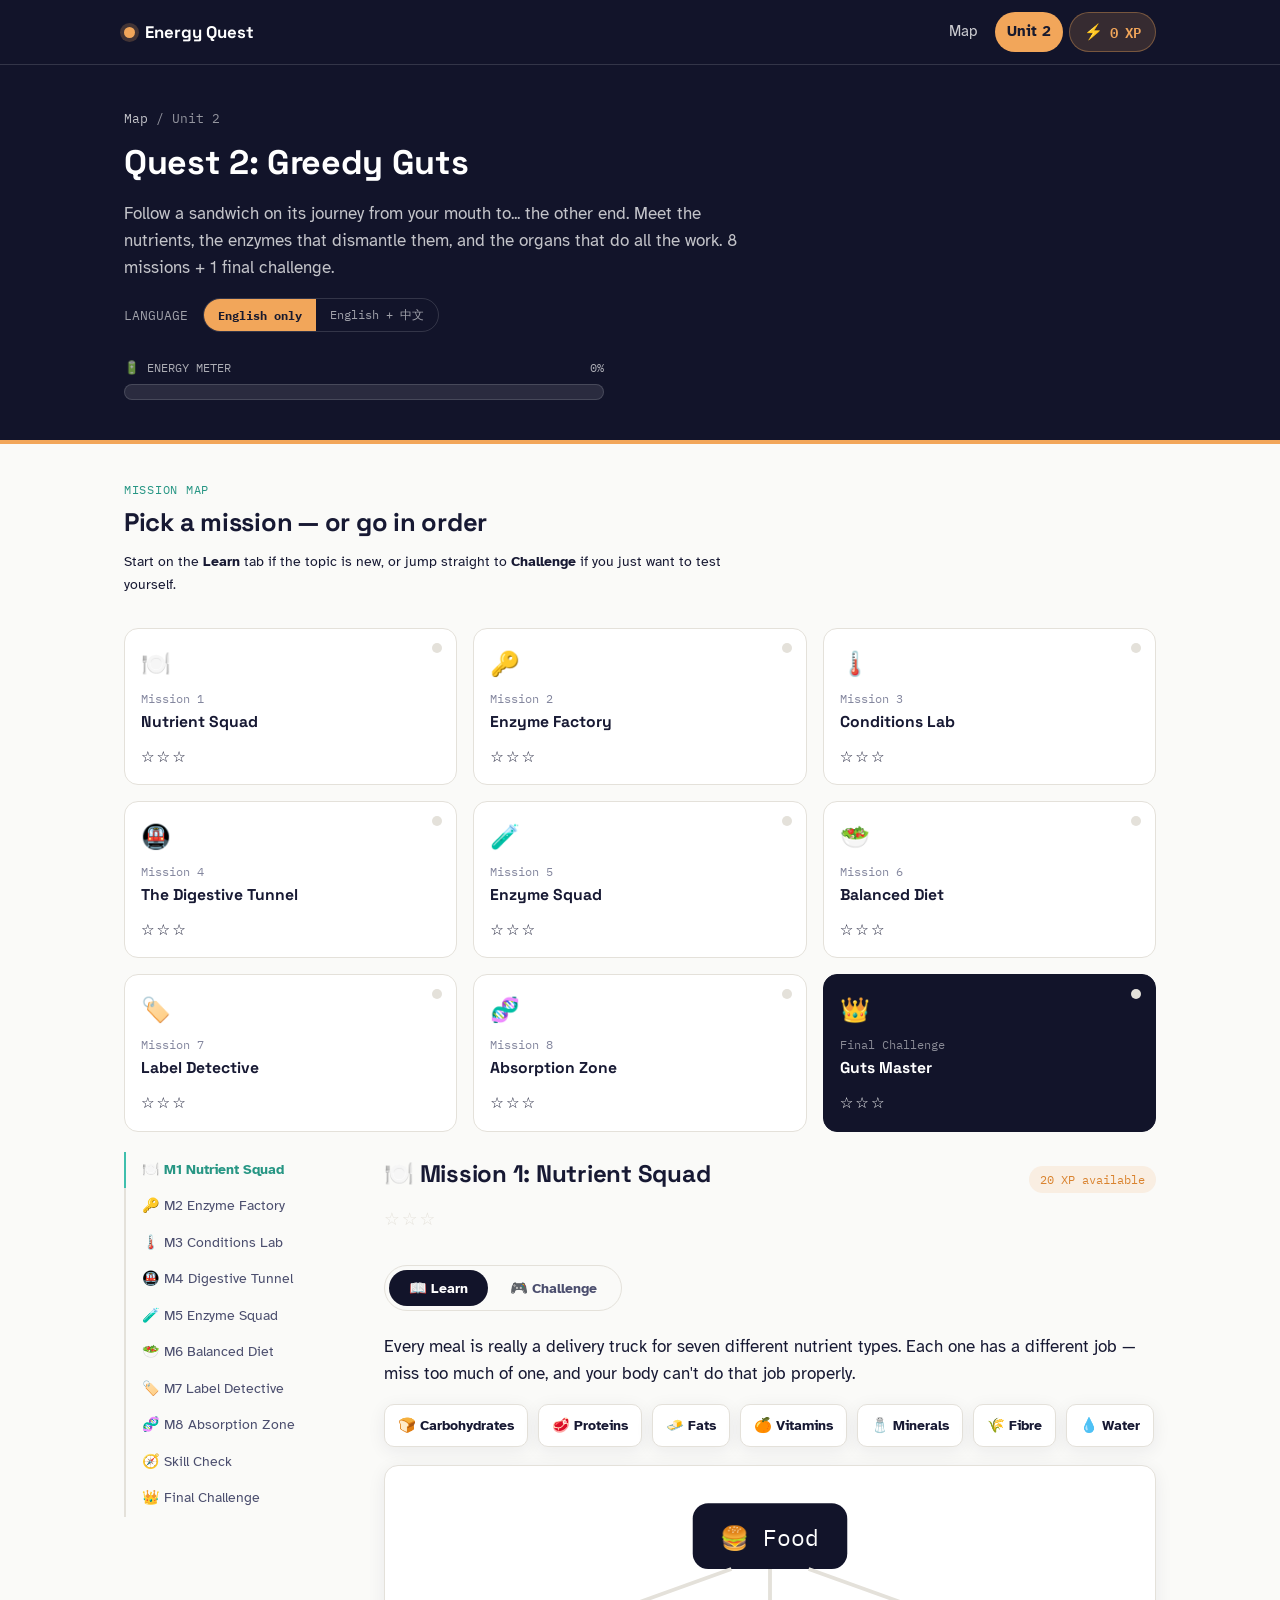
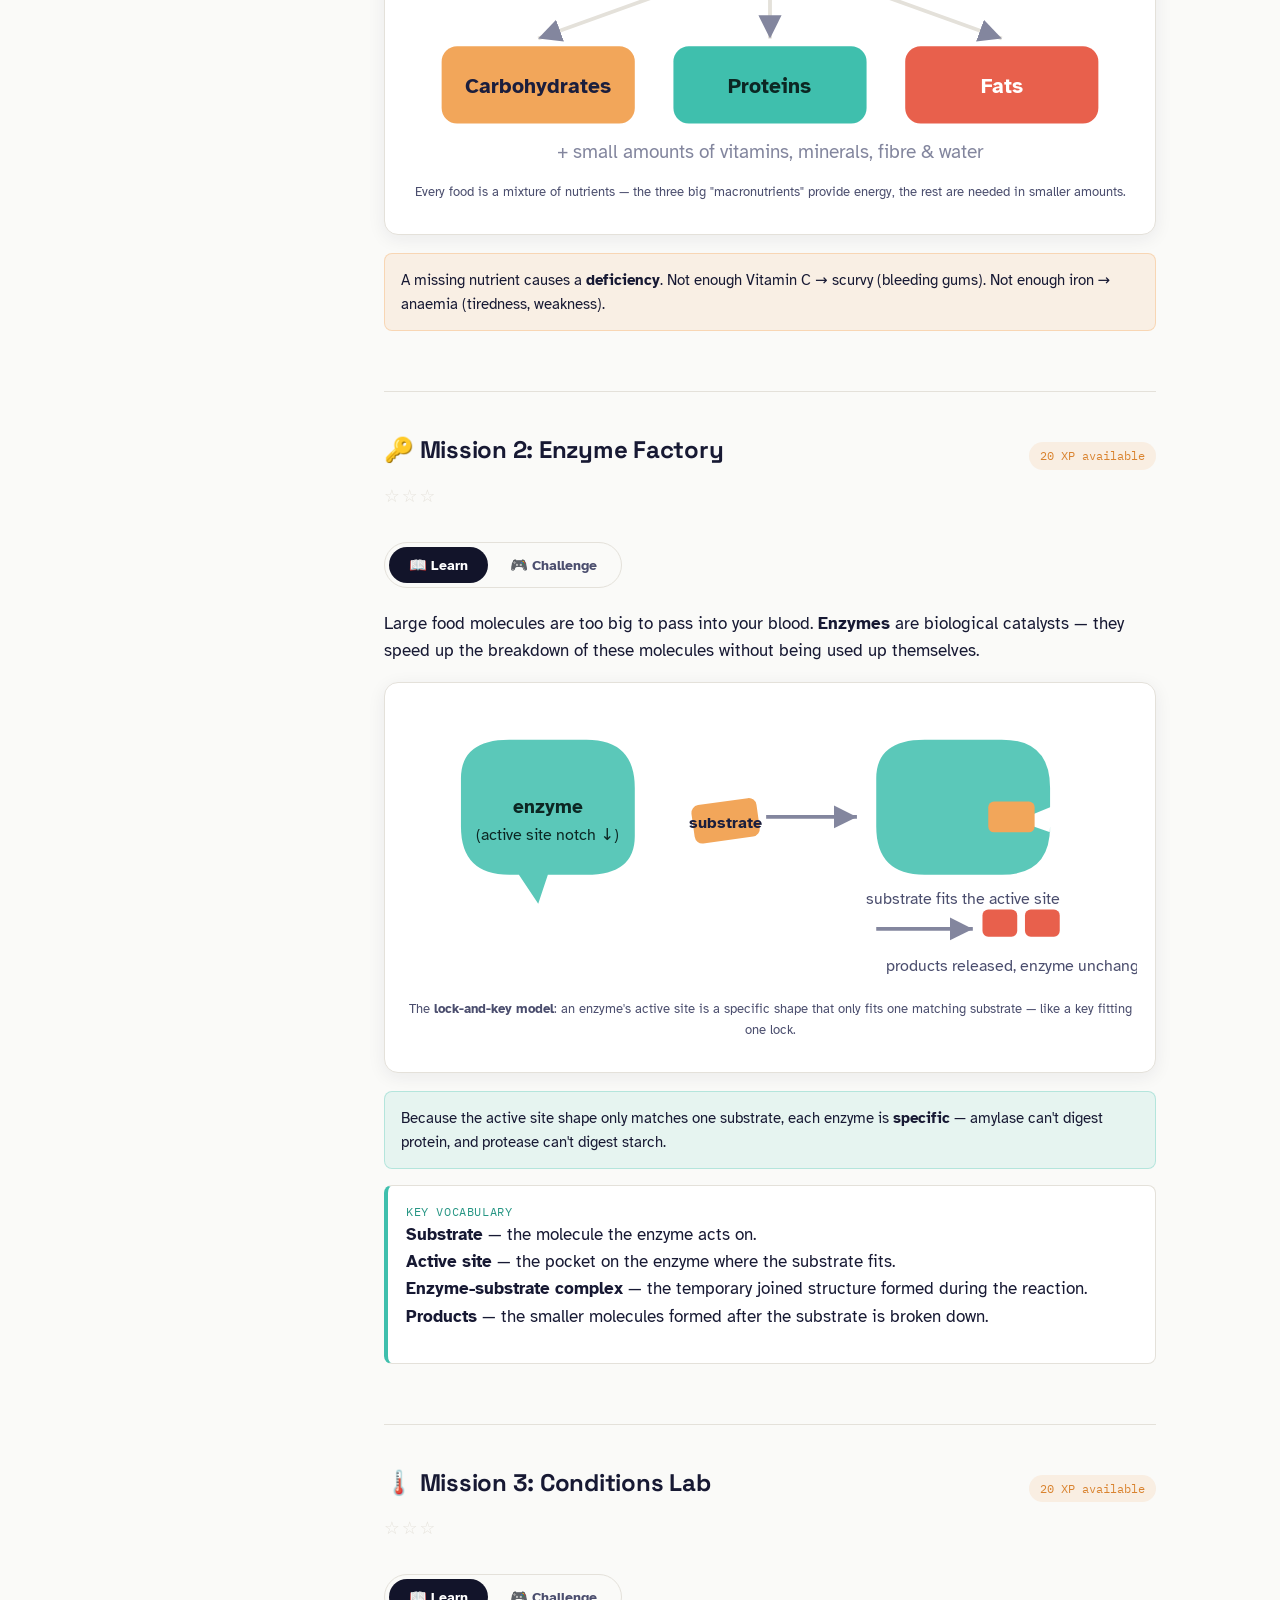
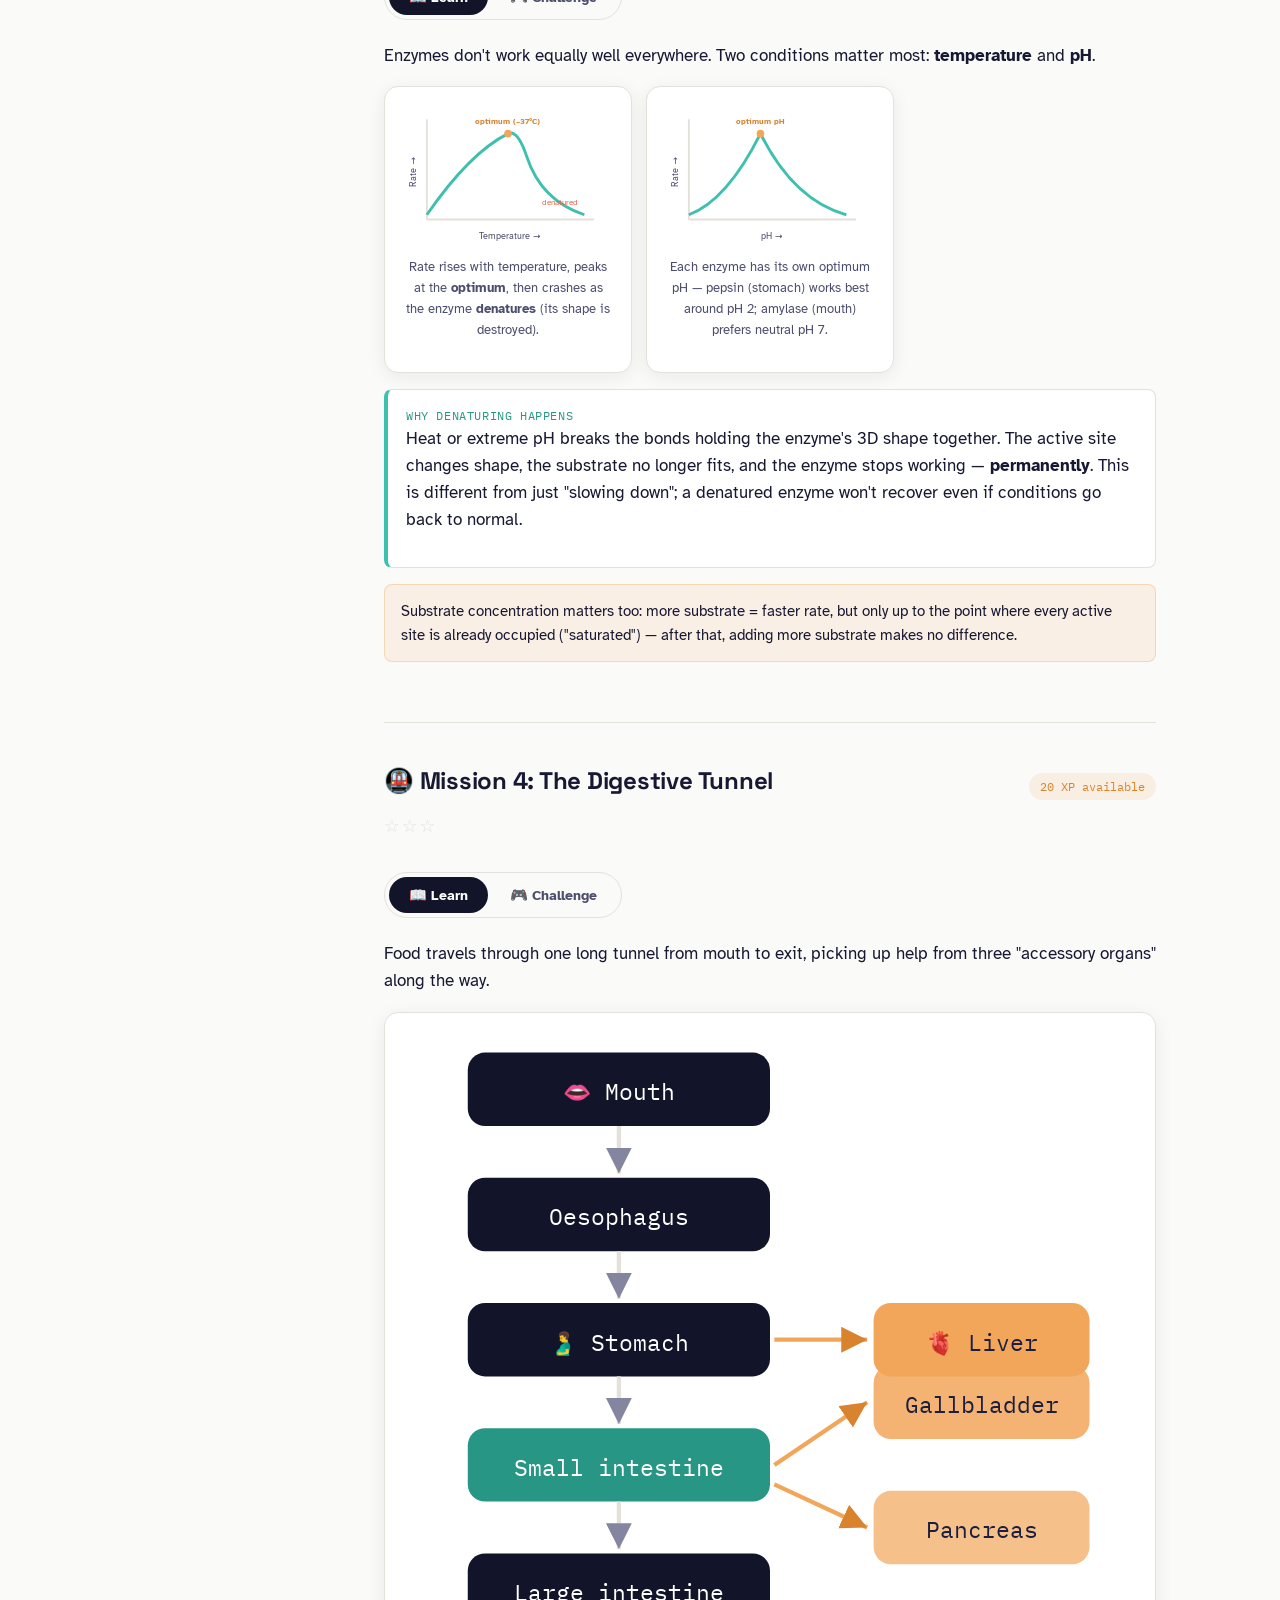
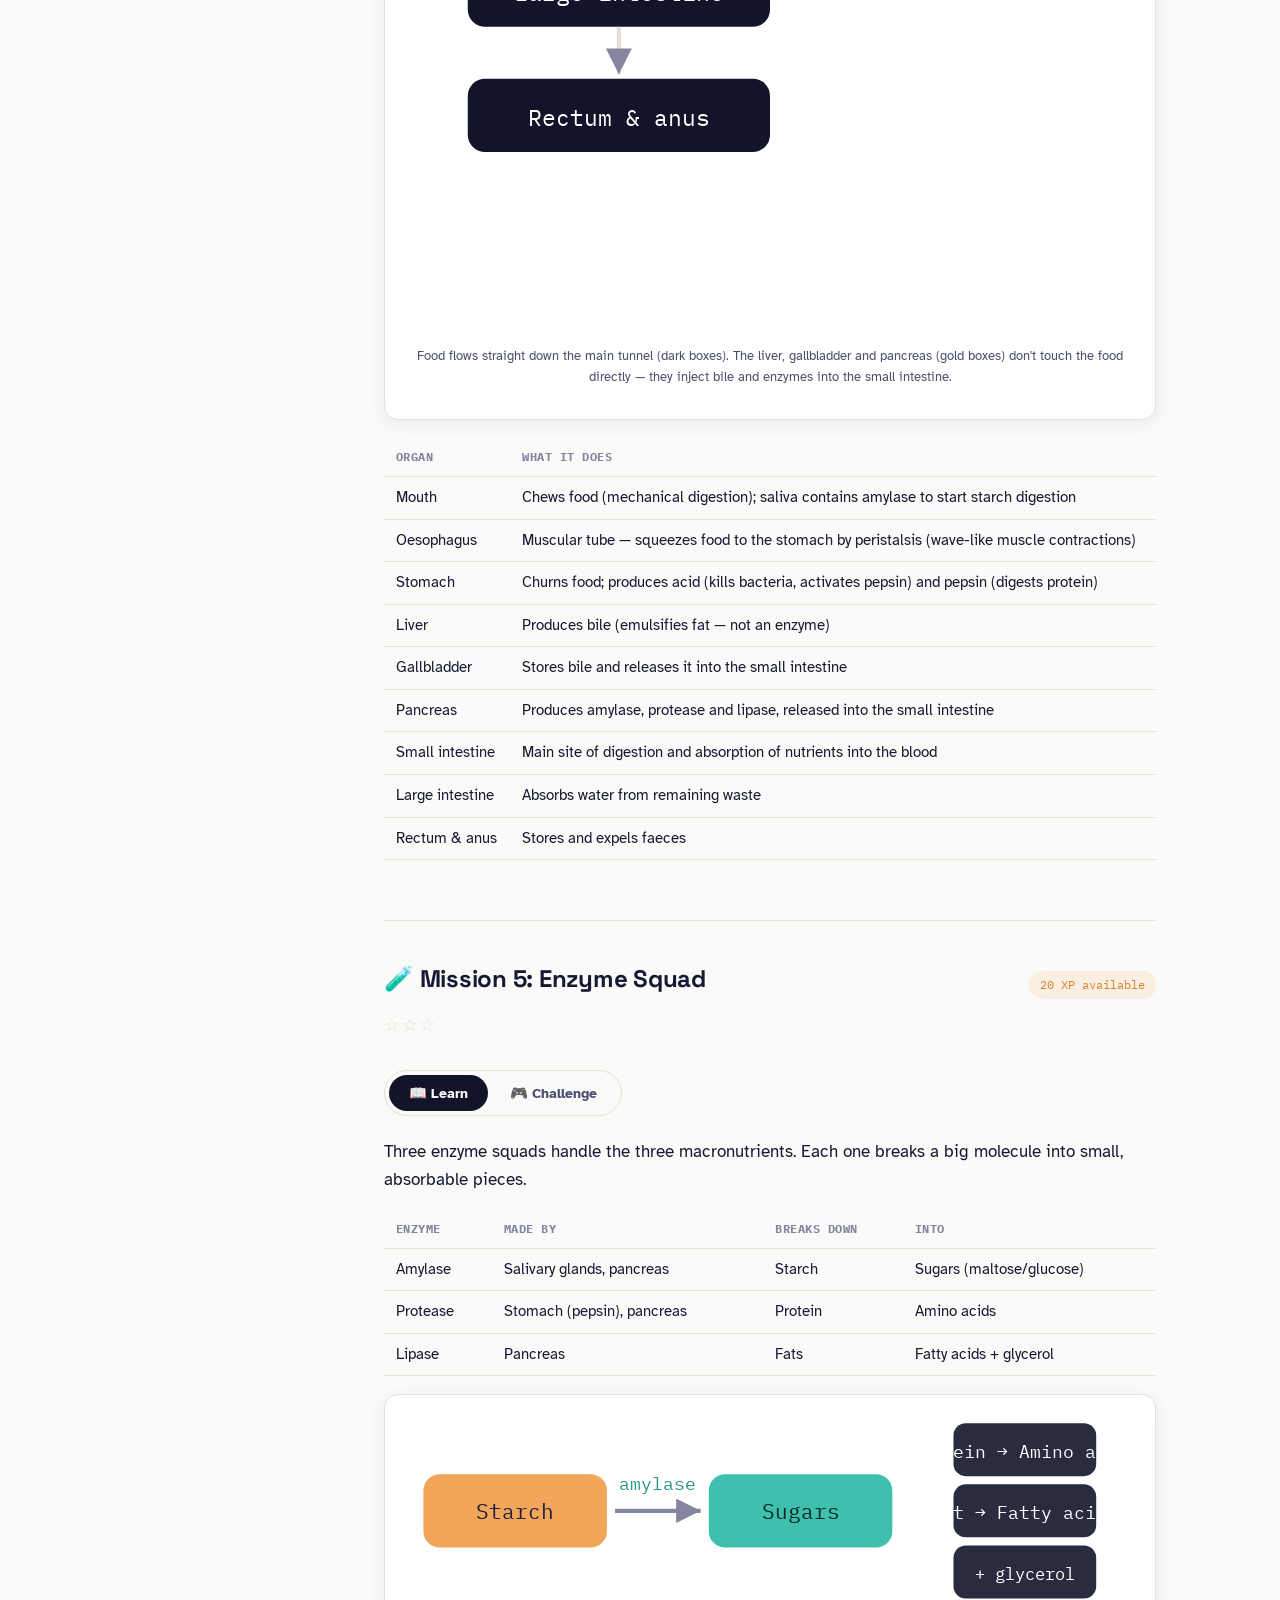
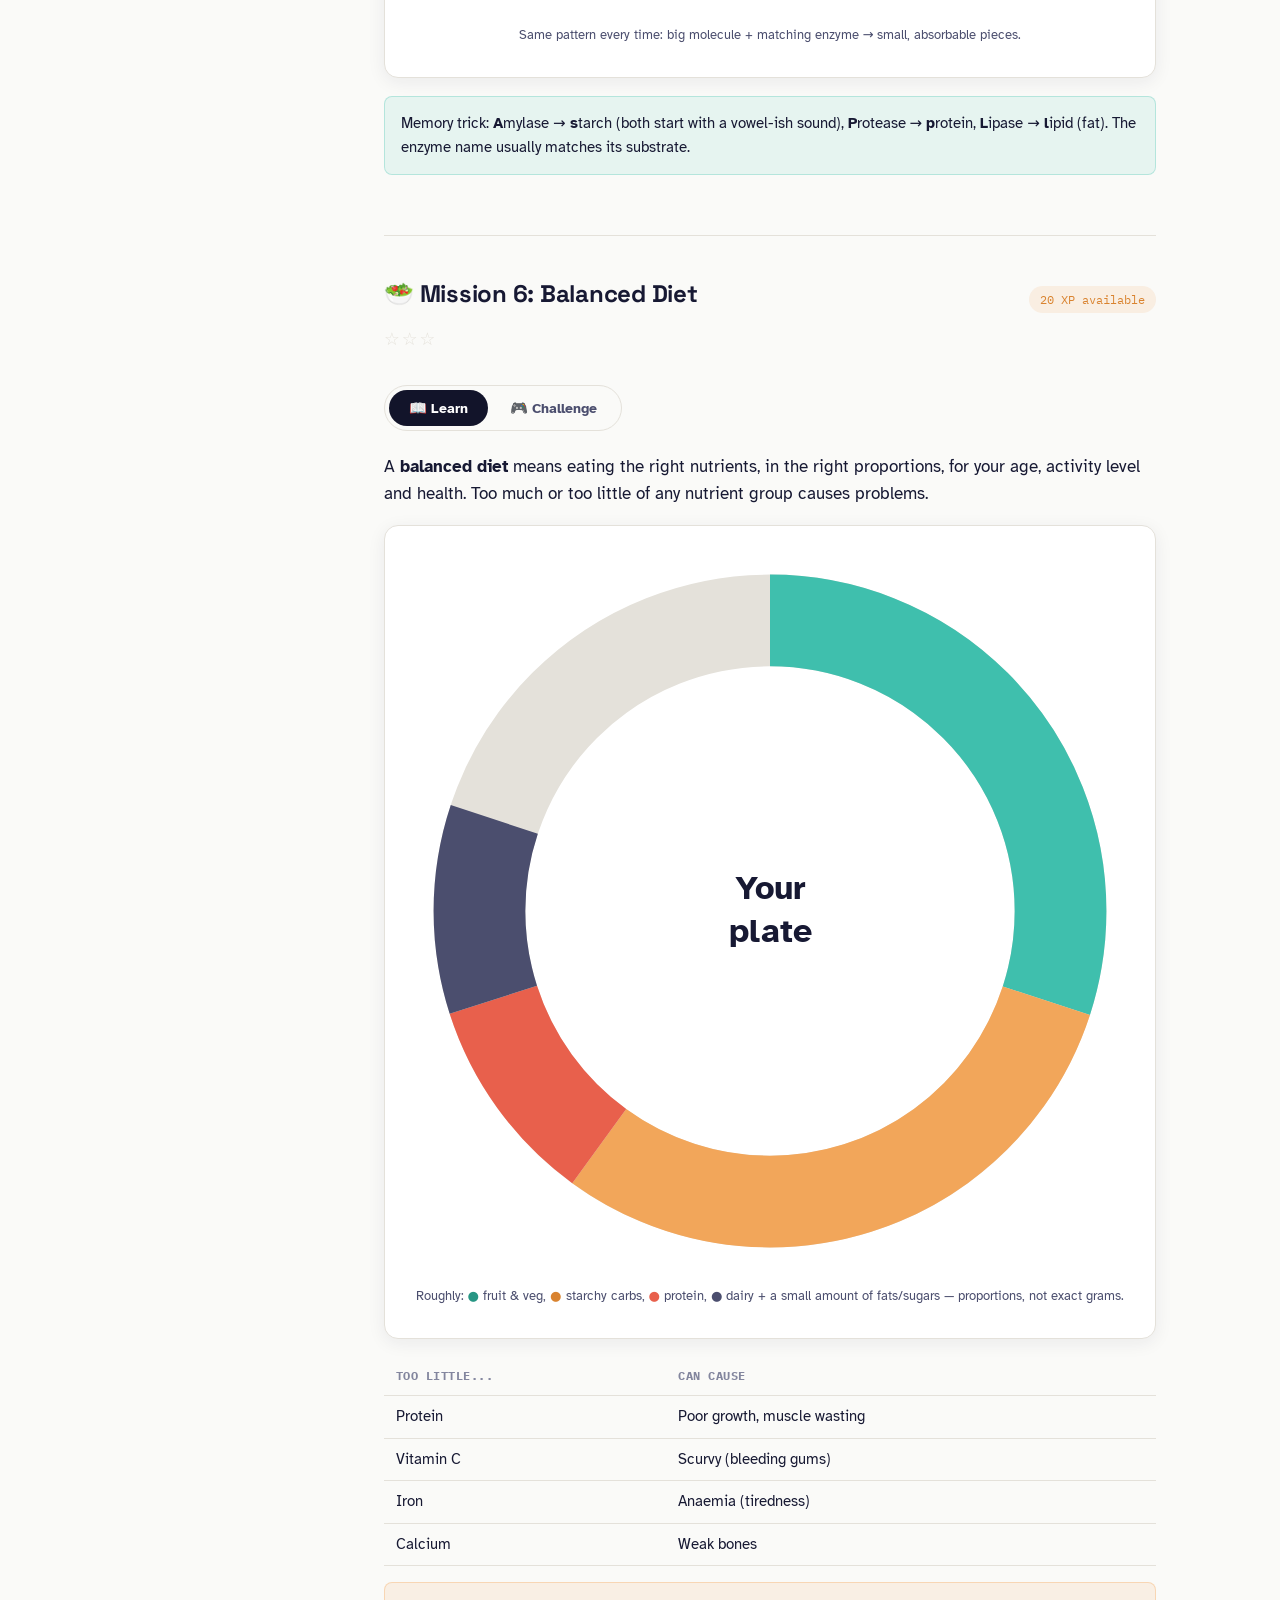
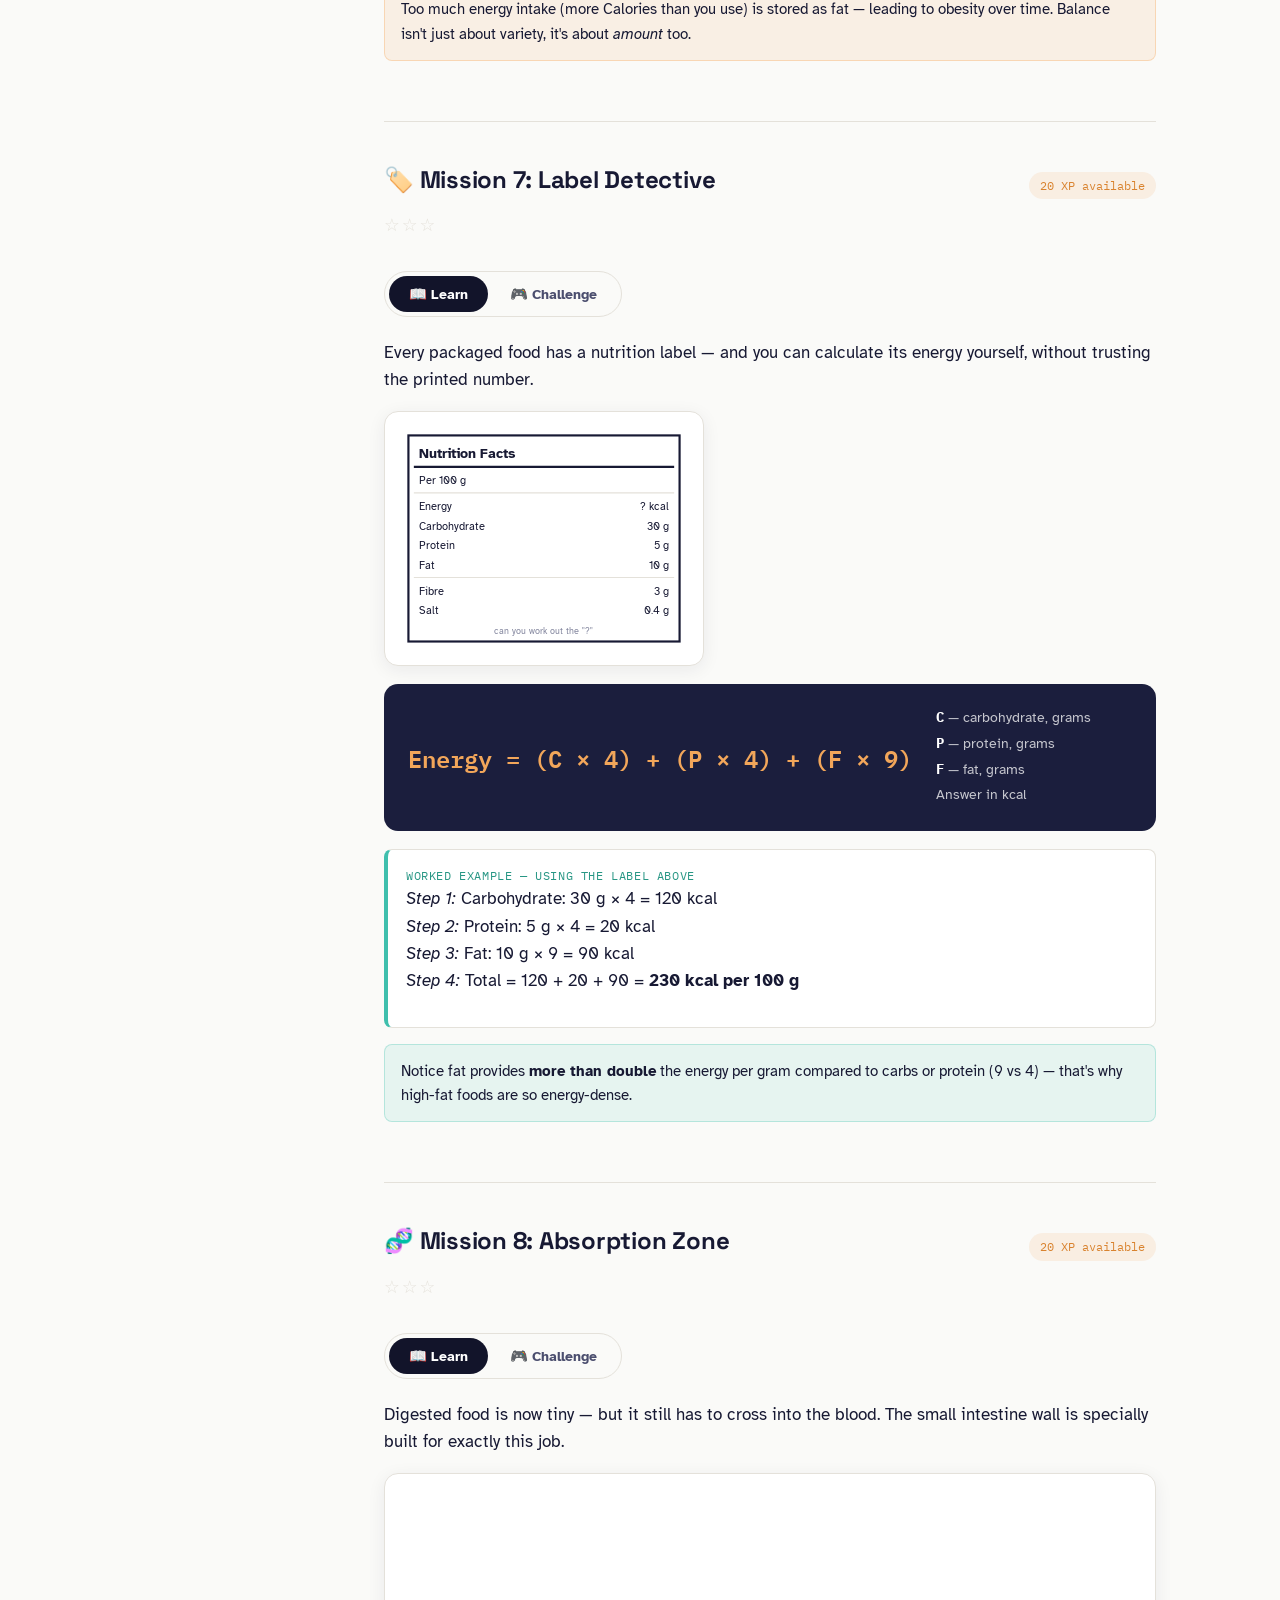
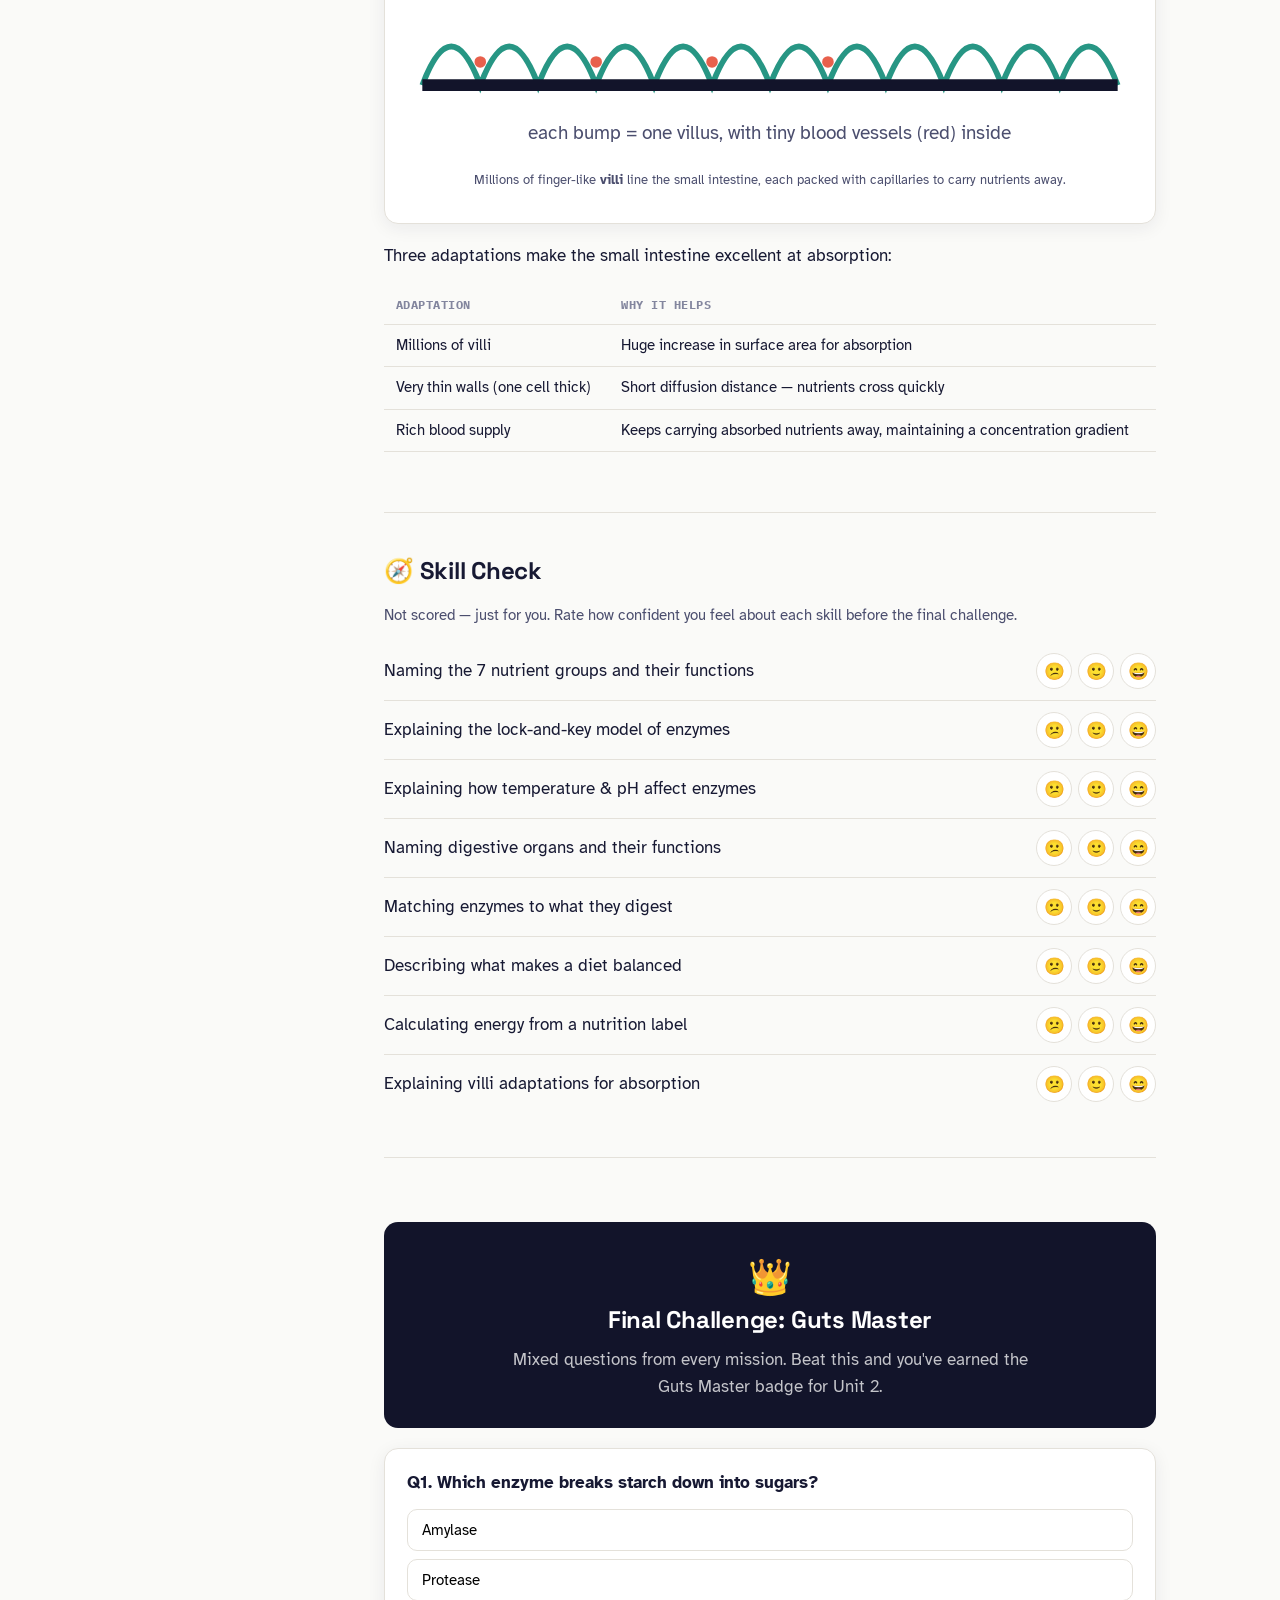
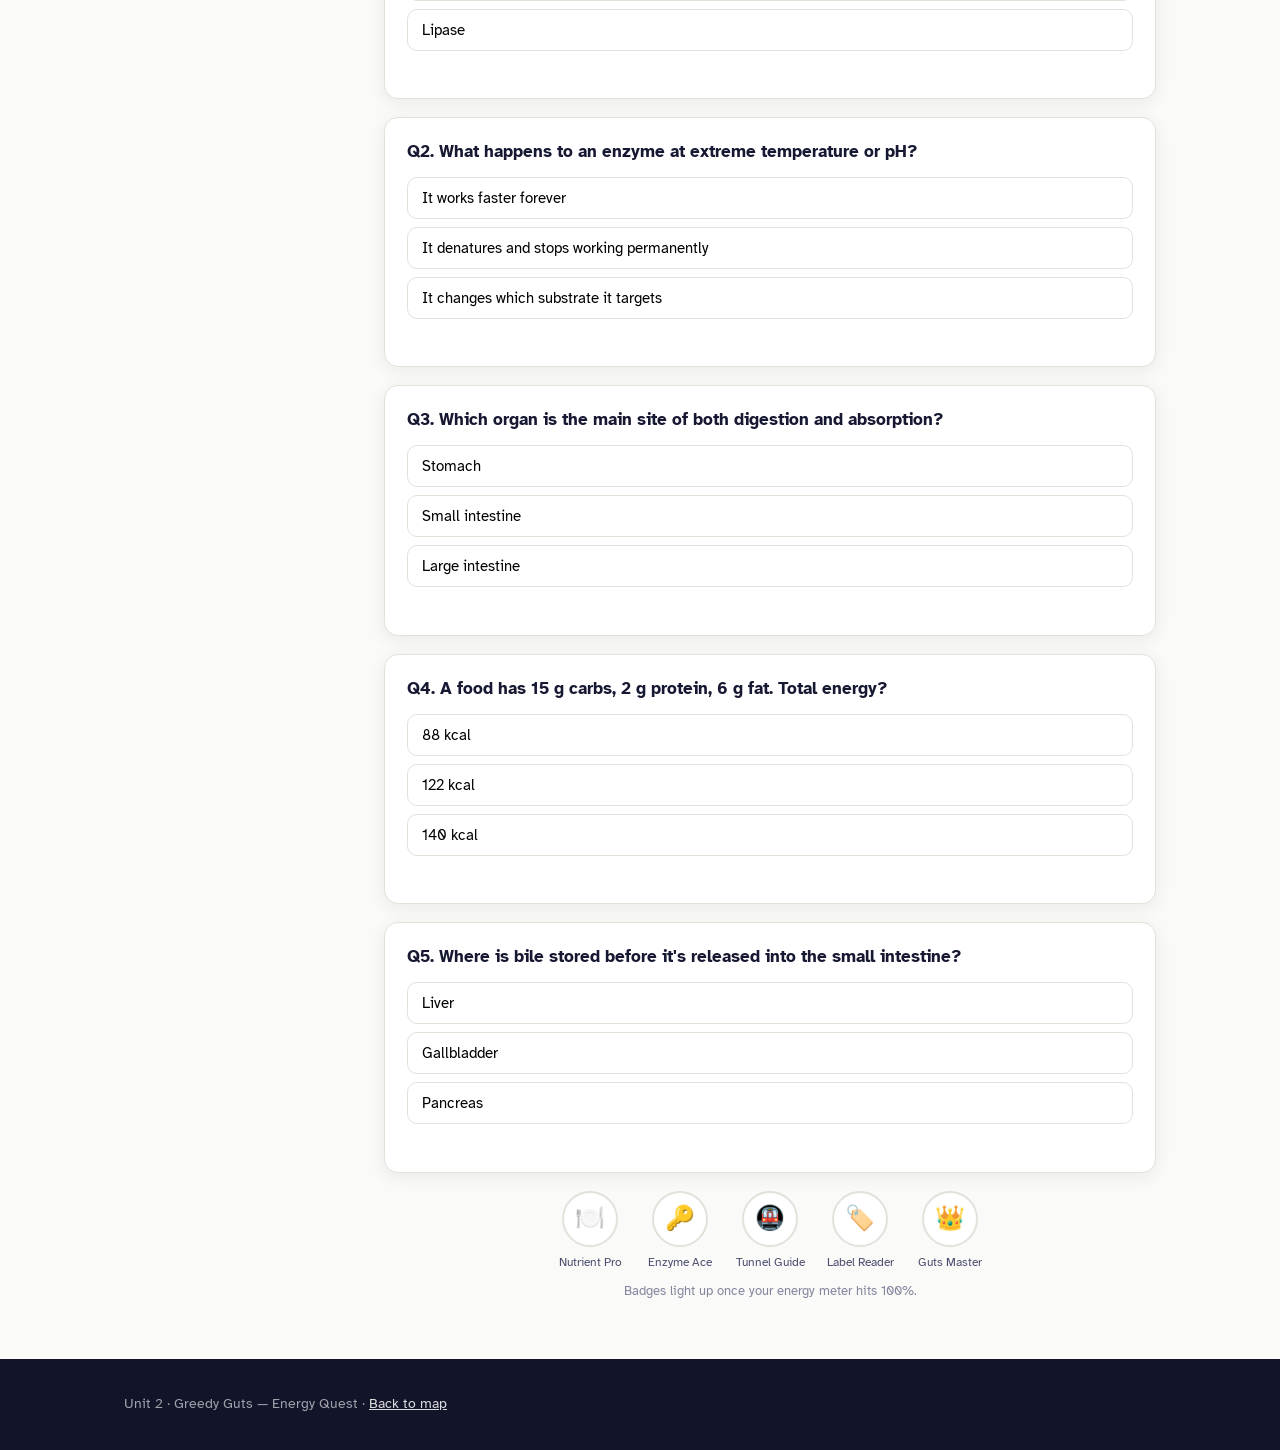
<file: unit2.html>
<!DOCTYPE html>
<html lang="en">
<head>
<meta charset="UTF-8">
<meta name="viewport" content="width=device-width, initial-scale=1.0">
<title>Unit 2 · Energy Quest</title>
<link rel="stylesheet" href="styles.css">
</head>
<body>

<nav class="topnav">
  <div class="wrap">
    <a href="index.html" class="brand"><span class="brand-dot"></span>Energy Quest</a>
    <div class="navlinks">
      <a href="index.html">Map</a>
      <a href="unit2.html" class="current">Unit 2</a>
      <span class="xp-pill"><span class="bolt">⚡</span><span id="xp-count">0</span> XP</span>
    </div>
  </div>
</nav>

<header class="unit-hero">
  <div class="wrap">
    <div class="breadcrumb"><a href="index.html">Map</a> / Unit 2</div>
    <h1 style="color:#fff;">Quest 2: Greedy Guts</h1>
    <p style="color:rgba(255,255,255,0.75);max-width:640px;">Follow a sandwich on its journey from your mouth to... the other end. Meet the nutrients, the enzymes that dismantle them, and the organs that do all the work. 8 missions + 1 final challenge.</p>

    <div style="margin-top:14px;">
      <span style="font-size:0.8rem;color:rgba(255,255,255,0.6);font-family:var(--font-mono);margin-right:10px;">LANGUAGE</span>
      <span class="lang-toggle">
        <button data-lang-btn="en" class="active">English only</button>
        <button data-lang-btn="bi">English + 中文</button>
      </span>
    </div>

    <div class="energy-meter-wrap">
      <div class="energy-meter-label"><span>🔋 ENERGY METER</span><span id="energy-meter-pct">0%</span></div>
      <div class="energy-meter"><div class="energy-meter-fill" id="energy-meter-fill"></div></div>
    </div>
  </div>
</header>

<div class="wrap" style="padding-top:36px;">
  <div class="section-head">
    <span class="kicker">Mission map</span>
    <h2>Pick a mission — or go in order</h2>
    <p style="font-size:0.9rem;">Start on the <strong>Learn</strong> tab if the topic is new, or jump straight to <strong>Challenge</strong> if you just want to test yourself.</p>
  </div>
  <div class="mission-map">
    <a href="#m1" class="mission-card" data-mission-card="1"><span class="m-status"></span><span class="m-icon">🍽️</span><span class="m-num">Mission 1</span><div class="m-title">Nutrient Squad</div><span class="m-stars">☆☆☆</span></a>
    <a href="#m2" class="mission-card" data-mission-card="2"><span class="m-status"></span><span class="m-icon">🔑</span><span class="m-num">Mission 2</span><div class="m-title">Enzyme Factory</div><span class="m-stars">☆☆☆</span></a>
    <a href="#m3" class="mission-card" data-mission-card="3"><span class="m-status"></span><span class="m-icon">🌡️</span><span class="m-num">Mission 3</span><div class="m-title">Conditions Lab</div><span class="m-stars">☆☆☆</span></a>
    <a href="#m4" class="mission-card" data-mission-card="4"><span class="m-status"></span><span class="m-icon">🚇</span><span class="m-num">Mission 4</span><div class="m-title">The Digestive Tunnel</div><span class="m-stars">☆☆☆</span></a>
    <a href="#m5" class="mission-card" data-mission-card="5"><span class="m-status"></span><span class="m-icon">🧪</span><span class="m-num">Mission 5</span><div class="m-title">Enzyme Squad</div><span class="m-stars">☆☆☆</span></a>
    <a href="#m6" class="mission-card" data-mission-card="6"><span class="m-status"></span><span class="m-icon">🥗</span><span class="m-num">Mission 6</span><div class="m-title">Balanced Diet</div><span class="m-stars">☆☆☆</span></a>
    <a href="#m7" class="mission-card" data-mission-card="7"><span class="m-status"></span><span class="m-icon">🏷️</span><span class="m-num">Mission 7</span><div class="m-title">Label Detective</div><span class="m-stars">☆☆☆</span></a>
    <a href="#m8" class="mission-card" data-mission-card="8"><span class="m-status"></span><span class="m-icon">🧬</span><span class="m-num">Mission 8</span><div class="m-title">Absorption Zone</div><span class="m-stars">☆☆☆</span></a>
    <a href="#boss" class="mission-card boss-card" data-mission-card="9"><span class="m-status"></span><span class="m-icon">👑</span><span class="m-num">Final Challenge</span><div class="m-title">Guts Master</div><span class="m-stars">☆☆☆</span></a>
  </div>
</div>

<div class="wrap" style="padding-top:20px;">
  <div class="unit-layout">

    <nav class="side-nav">
      <a href="#m1">🍽️ M1 Nutrient Squad</a>
      <a href="#m2">🔑 M2 Enzyme Factory</a>
      <a href="#m3">🌡️ M3 Conditions Lab</a>
      <a href="#m4">🚇 M4 Digestive Tunnel</a>
      <a href="#m5">🧪 M5 Enzyme Squad</a>
      <a href="#m6">🥗 M6 Balanced Diet</a>
      <a href="#m7">🏷️ M7 Label Detective</a>
      <a href="#m8">🧬 M8 Absorption Zone</a>
      <a href="#skills">🧭 Skill Check</a>
      <a href="#boss">👑 Final Challenge</a>
    </nav>

    <main>

      <!-- ============ MISSION 1: NUTRIENT SQUAD ============ -->
      <section class="lo-block" id="m1">
        <div class="mission-header-row">
          <h2>🍽️ Mission 1: Nutrient Squad</h2>
          <span class="mission-xp-tag">20 XP available</span>
        </div>
        <p class="mission-stars-live" data-mission="1">☆☆☆</p>

        <div class="tab-switch">
          <button class="tab-btn active" data-tab-btn="learn" data-tab-group="m1">📖 Learn</button>
          <button class="tab-btn" data-tab-btn="challenge" data-tab-group="m1">🎮 Challenge</button>
        </div>

        <div class="tab-panel active" data-tab-panel="learn" data-tab-group="m1">
          <p>Every meal is really a delivery truck for seven different nutrient types. Each one has a different job — miss too much of one, and your body can't do that job properly.</p>

          <div class="glossary">
            <div class="gloss-chip"><span class="en">🍞 Carbohydrates</span><span class="zh-inline">碳水化合物</span><div class="zh">Main energy source. Found in bread, rice, pasta, potatoes.</div></div>
            <div class="gloss-chip"><span class="en">🥩 Proteins</span><span class="zh-inline">蛋白質</span><div class="zh">Growth and repair of cells. Found in meat, fish, beans, eggs.</div></div>
            <div class="gloss-chip"><span class="en">🧈 Fats</span><span class="zh-inline">脂肪</span><div class="zh">Concentrated energy store, insulation. Found in oil, butter, nuts.</div></div>
            <div class="gloss-chip"><span class="en">🍊 Vitamins</span><span class="zh-inline">維生素</span><div class="zh">Needed in tiny amounts for specific jobs — e.g. Vitamin C for healthy skin.</div></div>
            <div class="gloss-chip"><span class="en">🧂 Minerals</span><span class="zh-inline">礦物質</span><div class="zh">e.g. calcium for bones, iron for blood.</div></div>
            <div class="gloss-chip"><span class="en">🌾 Fibre</span><span class="zh-inline">纖維</span><div class="zh">Not digested — keeps food moving through the gut.</div></div>
            <div class="gloss-chip"><span class="en">💧 Water</span><span class="zh-inline">水</span><div class="zh">No energy, but essential for every reaction in the body.</div></div>
          </div>

          <div class="diagram-box">
            <svg viewBox="0 0 380 150">
              <rect x="150" y="10" width="80" height="34" rx="8" fill="var(--bg-dark)"/>
              <text x="190" y="32" text-anchor="middle" fill="#fff" font-size="12" font-family="IBM Plex Mono, monospace">🍔 Food</text>
              <path d="M170 44 L70 80" stroke="var(--line)" stroke-width="2" marker-end="url(#n1)"/>
              <path d="M190 44 L190 80" stroke="var(--line)" stroke-width="2" marker-end="url(#n1)"/>
              <path d="M210 44 L310 80" stroke="var(--line)" stroke-width="2" marker-end="url(#n1)"/>

              <rect x="20" y="84" width="100" height="40" rx="8" fill="var(--amber)"/>
              <text x="70" y="108" text-anchor="middle" font-size="11" font-weight="700" fill="#1B1E3D">Carbohydrates</text>

              <rect x="140" y="84" width="100" height="40" rx="8" fill="var(--teal)"/>
              <text x="190" y="108" text-anchor="middle" font-size="11" font-weight="700" fill="#0C2723">Proteins</text>

              <rect x="260" y="84" width="100" height="40" rx="8" fill="var(--coral)"/>
              <text x="310" y="108" text-anchor="middle" font-size="11" font-weight="700" fill="#fff">Fats</text>

              <text x="190" y="142" text-anchor="middle" font-size="10" fill="var(--ink-faint)">+ small amounts of vitamins, minerals, fibre &amp; water</text>
              <defs><marker id="n1" markerWidth="8" markerHeight="8" refX="6" refY="3" orient="auto"><path d="M0,0 L6,3 L0,6 Z" fill="var(--ink-faint)"/></marker></defs>
            </svg>
            <p class="diagram-caption">Every food is a mixture of nutrients — the three big "macronutrients" provide energy, the rest are needed in smaller amounts.</p>
          </div>

          <div class="callout callout-amber">A missing nutrient causes a <strong>deficiency</strong>. Not enough Vitamin C → scurvy (bleeding gums). Not enough iron → anaemia (tiredness, weakness).</div>
        </div>

        <div class="tab-panel" data-tab-panel="challenge" data-tab-group="m1">
          <div class="quiz" data-mission="1" data-explain="Proteins are the body's builders — used for growing new cells and repairing damaged ones, like muscle after exercise.">
            <div class="quiz-q">Which nutrient is mainly used for growth and repair of cells?</div>
            <div class="quiz-opts">
              <button class="quiz-opt" data-correct="false">Carbohydrates</button>
              <button class="quiz-opt" data-correct="true">Proteins</button>
              <button class="quiz-opt" data-correct="false">Fibre</button>
            </div>
            <div class="quiz-feedback"></div>
          </div>

          <div class="quiz" data-mission="1" data-explain="Fibre isn't broken down or absorbed — it adds bulk that keeps food moving smoothly through the intestines, preventing constipation.">
            <div class="quiz-q">Why is fibre important, even though the body doesn't digest it?</div>
            <div class="quiz-opts">
              <button class="quiz-opt" data-correct="true">It keeps food moving through the digestive system</button>
              <button class="quiz-opt" data-correct="false">It provides most of our daily energy</button>
              <button class="quiz-opt" data-correct="false">It builds new muscle cells</button>
            </div>
            <div class="quiz-feedback"></div>
          </div>
        </div>
      </section>

      <!-- ============ MISSION 2: ENZYME FACTORY ============ -->
      <section class="lo-block" id="m2">
        <div class="mission-header-row">
          <h2>🔑 Mission 2: Enzyme Factory <span class="zh zh-inline" style="font-size:0.55em;">酵素</span></h2>
          <span class="mission-xp-tag">20 XP available</span>
        </div>
        <p class="mission-stars-live" data-mission="2">☆☆☆</p>

        <div class="tab-switch">
          <button class="tab-btn active" data-tab-btn="learn" data-tab-group="m2">📖 Learn</button>
          <button class="tab-btn" data-tab-btn="challenge" data-tab-group="m2">🎮 Challenge</button>
        </div>

        <div class="tab-panel active" data-tab-panel="learn" data-tab-group="m2">
          <p>Large food molecules are too big to pass into your blood. <strong>Enzymes</strong> are biological catalysts — they speed up the breakdown of these molecules without being used up themselves.</p>

          <div class="diagram-box">
            <svg viewBox="0 0 380 150">
              <path d="M30 40 Q30 20 55 20 L95 20 Q120 20 120 45 L120 70 Q120 90 95 90 L75 90 L70 105 L60 90 L55 90 Q30 90 30 65 Z" fill="var(--teal)" opacity="0.85"/>
              <text x="75" y="58" text-anchor="middle" font-size="10" font-weight="700" fill="#0C2723">enzyme</text>
              <text x="75" y="72" text-anchor="middle" font-size="8.5" fill="#0C2723">(active site notch ↓)</text>

              <rect x="150" y="52" width="34" height="20" rx="4" fill="var(--amber)" transform="rotate(-8 167 62)"/>
              <text x="167" y="66" text-anchor="middle" font-size="8.5" font-weight="700" fill="#1B1E3D">substrate</text>

              <path d="M188 60 L235 60" stroke="var(--ink-faint)" stroke-width="2" marker-end="url(#n2)"/>

              <path d="M245 40 Q245 20 270 20 L310 20 Q335 20 335 45 L335 55 L318 62 L335 68 L335 65 Q335 90 310 90 L270 90 Q245 90 245 65 Z" fill="var(--teal)" opacity="0.85"/>
              <rect x="303" y="52" width="24" height="16" rx="3" fill="var(--amber)"/>
              <text x="290" y="105" text-anchor="middle" font-size="8.5" fill="var(--ink-soft)">substrate fits the active site</text>

              <path d="M245 118 L295 118" stroke="var(--ink-faint)" stroke-width="2" marker-end="url(#n2)"/>
              <rect x="300" y="108" width="18" height="14" rx="3" fill="var(--coral)"/>
              <rect x="322" y="108" width="18" height="14" rx="3" fill="var(--coral)"/>
              <text x="320" y="140" text-anchor="middle" font-size="8.5" fill="var(--ink-soft)">products released, enzyme unchanged</text>

              <defs><marker id="n2" markerWidth="8" markerHeight="8" refX="6" refY="3" orient="auto"><path d="M0,0 L6,3 L0,6 Z" fill="var(--ink-faint)"/></marker></defs>
            </svg>
            <p class="diagram-caption">The <strong>lock-and-key model</strong>: an enzyme's active site is a specific shape that only fits one matching substrate — like a key fitting one lock.</p>
          </div>

          <div class="callout callout-teal">Because the active site shape only matches one substrate, each enzyme is <strong>specific</strong> — amylase can't digest protein, and protease can't digest starch.</div>

          <div class="worked">
            <div class="label">Key vocabulary</div>
            <p><b>Substrate</b> — the molecule the enzyme acts on.<br>
            <b>Active site</b> — the pocket on the enzyme where the substrate fits.<br>
            <b>Enzyme-substrate complex</b> — the temporary joined structure formed during the reaction.<br>
            <b>Products</b> — the smaller molecules formed after the substrate is broken down.</p>
          </div>
        </div>

        <div class="tab-panel" data-tab-panel="challenge" data-tab-group="m2">
          <div class="quiz" data-mission="2" data-explain="An enzyme's active site has a specific shape that only one substrate shape can fit — this is why enzymes are described as specific.">
            <div class="quiz-q">Why can't amylase break down proteins?</div>
            <div class="quiz-opts">
              <button class="quiz-opt" data-correct="false">Amylase is too small</button>
              <button class="quiz-opt" data-correct="true">Its active site shape doesn't match the protein's shape</button>
              <button class="quiz-opt" data-correct="false">Proteins don't need to be digested</button>
            </div>
            <div class="quiz-feedback"></div>
          </div>

          <div class="quiz" data-mission="2" data-explain="Enzymes are catalysts — they speed up reactions but come out of the reaction chemically unchanged, ready to work again on another substrate molecule.">
            <div class="quiz-q">What happens to an enzyme after it breaks down a substrate?</div>
            <div class="quiz-opts">
              <button class="quiz-opt" data-correct="false">It is used up and destroyed</button>
              <button class="quiz-opt" data-correct="true">It's unchanged and can be reused</button>
              <button class="quiz-opt" data-correct="false">It becomes part of the product</button>
            </div>
            <div class="quiz-feedback"></div>
          </div>
        </div>
      </section>

      <!-- ============ MISSION 3: CONDITIONS LAB ============ -->
      <section class="lo-block" id="m3">
        <div class="mission-header-row">
          <h2>🌡️ Mission 3: Conditions Lab</h2>
          <span class="mission-xp-tag">20 XP available</span>
        </div>
        <p class="mission-stars-live" data-mission="3">☆☆☆</p>

        <div class="tab-switch">
          <button class="tab-btn active" data-tab-btn="learn" data-tab-group="m3">📖 Learn</button>
          <button class="tab-btn" data-tab-btn="challenge" data-tab-group="m3">🎮 Challenge</button>
        </div>

        <div class="tab-panel active" data-tab-panel="learn" data-tab-group="m3">
          <p>Enzymes don't work equally well everywhere. Two conditions matter most: <strong>temperature</strong> and <strong>pH</strong>.</p>

          <div class="diagram-row">
            <div class="diagram-box" style="margin:0;">
              <svg viewBox="0 0 220 150">
                <line x1="25" y1="120" x2="200" y2="120" stroke="var(--line)" stroke-width="2"/>
                <line x1="25" y1="120" x2="25" y2="15" stroke="var(--line)" stroke-width="2"/>
                <text x="112" y="140" text-anchor="middle" font-size="9.5" fill="var(--ink-soft)">Temperature →</text>
                <text x="14" y="70" text-anchor="middle" font-size="9.5" fill="var(--ink-soft)" transform="rotate(-90 14 70)">Rate →</text>
                <path d="M25 115 Q70 50 110 30 Q120 25 130 55 Q145 100 190 115" fill="none" stroke="var(--teal)" stroke-width="3"/>
                <circle cx="110" cy="30" r="4" fill="var(--amber)"/>
                <text x="110" y="20" text-anchor="middle" font-size="8.5" fill="var(--amber-deep)" font-weight="700">optimum (~37°C)</text>
                <text x="165" y="105" text-anchor="middle" font-size="8" fill="var(--coral)">denatured</text>
              </svg>
              <p class="diagram-caption">Rate rises with temperature, peaks at the <strong>optimum</strong>, then crashes as the enzyme <strong>denatures</strong> (its shape is destroyed).</p>
            </div>
            <div class="diagram-box" style="margin:0;">
              <svg viewBox="0 0 220 150">
                <line x1="25" y1="120" x2="200" y2="120" stroke="var(--line)" stroke-width="2"/>
                <line x1="25" y1="120" x2="25" y2="15" stroke="var(--line)" stroke-width="2"/>
                <text x="112" y="140" text-anchor="middle" font-size="9.5" fill="var(--ink-soft)">pH →</text>
                <text x="14" y="70" text-anchor="middle" font-size="9.5" fill="var(--ink-soft)" transform="rotate(-90 14 70)">Rate →</text>
                <path d="M25 115 Q65 100 100 30 Q135 100 190 115" fill="none" stroke="var(--teal)" stroke-width="3"/>
                <circle cx="100" cy="30" r="4" fill="var(--amber)"/>
                <text x="100" y="20" text-anchor="middle" font-size="8.5" fill="var(--amber-deep)" font-weight="700">optimum pH</text>
              </svg>
              <p class="diagram-caption">Each enzyme has its own optimum pH — pepsin (stomach) works best around pH 2; amylase (mouth) prefers neutral pH 7.</p>
            </div>
          </div>

          <div class="worked">
            <div class="label">Why denaturing happens</div>
            <p>Heat or extreme pH breaks the bonds holding the enzyme's 3D shape together. The active site changes shape, the substrate no longer fits, and the enzyme stops working — <strong>permanently</strong>. This is different from just "slowing down"; a denatured enzyme won't recover even if conditions go back to normal.</p>
          </div>

          <div class="callout callout-amber">Substrate concentration matters too: more substrate = faster rate, but only up to the point where every active site is already occupied ("saturated") — after that, adding more substrate makes no difference.</div>
        </div>

        <div class="tab-panel" data-tab-panel="challenge" data-tab-group="m3">
          <div class="quiz" data-mission="3" data-explain="Beyond the optimum temperature, heat breaks the bonds holding the enzyme's shape together — this is denaturation, and it's permanent.">
            <div class="quiz-q">Why does enzyme activity crash at very high temperatures?</div>
            <div class="quiz-opts">
              <button class="quiz-opt" data-correct="false">The substrate evaporates</button>
              <button class="quiz-opt" data-correct="true">The enzyme denatures and its active site changes shape</button>
              <button class="quiz-opt" data-correct="false">The enzyme freezes in place</button>
            </div>
            <div class="quiz-feedback"></div>
          </div>

          <div class="quiz" data-mission="3" data-explain="Pepsin works in the acidic stomach, so its optimum pH is low (around pH 2) — very different from most other enzymes.">
            <div class="quiz-q">Pepsin works in the stomach. What would you expect its optimum pH to be?</div>
            <div class="quiz-opts">
              <button class="quiz-opt" data-correct="true">Very acidic (around pH 2)</button>
              <button class="quiz-opt" data-correct="false">Neutral (around pH 7)</button>
              <button class="quiz-opt" data-correct="false">Very alkaline (around pH 12)</button>
            </div>
            <div class="quiz-feedback"></div>
          </div>
        </div>
      </section>

      <!-- ============ MISSION 4: THE DIGESTIVE TUNNEL ============ -->
      <section class="lo-block" id="m4">
        <div class="mission-header-row">
          <h2>🚇 Mission 4: The Digestive Tunnel <span class="zh zh-inline" style="font-size:0.55em;">消化系統</span></h2>
          <span class="mission-xp-tag">20 XP available</span>
        </div>
        <p class="mission-stars-live" data-mission="4">☆☆☆</p>

        <div class="tab-switch">
          <button class="tab-btn active" data-tab-btn="learn" data-tab-group="m4">📖 Learn</button>
          <button class="tab-btn" data-tab-btn="challenge" data-tab-group="m4">🎮 Challenge</button>
        </div>

        <div class="tab-panel active" data-tab-panel="learn" data-tab-group="m4">
          <p>Food travels through one long tunnel from mouth to exit, picking up help from three "accessory organs" along the way.</p>

          <div class="diagram-box">
            <svg viewBox="0 0 340 420">
              <g font-family="IBM Plex Mono, monospace" font-size="10.5" text-anchor="middle">
                <rect x="30" y="10" width="140" height="34" rx="8" fill="var(--bg-dark)"/><text x="100" y="32" fill="#fff">👄 Mouth</text>
                <path d="M100 44 L100 66" stroke="var(--line)" stroke-width="2" marker-end="url(#n4)"/>

                <rect x="30" y="68" width="140" height="34" rx="8" fill="var(--bg-dark)"/><text x="100" y="90" fill="#fff">Oesophagus</text>
                <path d="M100 102 L100 124" stroke="var(--line)" stroke-width="2" marker-end="url(#n4)"/>

                <rect x="30" y="126" width="140" height="34" rx="8" fill="var(--bg-dark)"/><text x="100" y="148" fill="#fff">🫃 Stomach</text>
                <path d="M100 160 L100 182" stroke="var(--line)" stroke-width="2" marker-end="url(#n4)"/>

                <rect x="30" y="184" width="140" height="34" rx="8" fill="var(--teal-deep)"/><text x="100" y="206" fill="#fff">Small intestine</text>
                <path d="M100 218 L100 240" stroke="var(--line)" stroke-width="2" marker-end="url(#n4)"/>

                <rect x="30" y="242" width="140" height="34" rx="8" fill="var(--bg-dark)"/><text x="100" y="264" fill="#fff">Large intestine</text>
                <path d="M100 276 L100 298" stroke="var(--line)" stroke-width="2" marker-end="url(#n4)"/>

                <rect x="30" y="300" width="140" height="34" rx="8" fill="var(--bg-dark)"/><text x="100" y="322" fill="#fff">Rectum &amp; anus</text>

                <!-- accessory organs -->
                <path d="M172 143 L215 143" stroke="var(--amber)" stroke-width="2" marker-end="url(#n4a)"/>
                <rect x="218" y="126" width="100" height="34" rx="8" fill="var(--amber)"/><text x="268" y="148" fill="#1B1E3D">🫀 Liver</text>

                <path d="M172 201 L215 172" stroke="var(--amber)" stroke-width="2" marker-end="url(#n4a)"/>
                <rect x="218" y="155" width="100" height="34" rx="8" fill="var(--amber)" opacity="0.85"/><text x="268" y="177" fill="#1B1E3D">Gallbladder</text>

                <path d="M172 210 L215 230" stroke="var(--amber)" stroke-width="2" marker-end="url(#n4a)"/>
                <rect x="218" y="213" width="100" height="34" rx="8" fill="var(--amber)" opacity="0.7"/><text x="268" y="235" fill="#1B1E3D">Pancreas</text>
              </g>
              <defs>
                <marker id="n4" markerWidth="8" markerHeight="8" refX="6" refY="3" orient="auto"><path d="M0,0 L6,3 L0,6 Z" fill="var(--ink-faint)"/></marker>
                <marker id="n4a" markerWidth="8" markerHeight="8" refX="6" refY="3" orient="auto"><path d="M0,0 L6,3 L0,6 Z" fill="var(--amber-deep)"/></marker>
              </defs>
            </svg>
            <p class="diagram-caption">Food flows straight down the main tunnel (dark boxes). The liver, gallbladder and pancreas (gold boxes) don't touch the food directly — they inject bile and enzymes into the small intestine.</p>
          </div>

          <table class="data">
            <tr><th>Organ</th><th>What it does</th></tr>
            <tr><td>Mouth</td><td>Chews food (mechanical digestion); saliva contains amylase to start starch digestion</td></tr>
            <tr><td>Oesophagus</td><td>Muscular tube — squeezes food to the stomach by peristalsis (wave-like muscle contractions)</td></tr>
            <tr><td>Stomach</td><td>Churns food; produces acid (kills bacteria, activates pepsin) and pepsin (digests protein)</td></tr>
            <tr><td>Liver</td><td>Produces bile (emulsifies fat — not an enzyme)</td></tr>
            <tr><td>Gallbladder</td><td>Stores bile and releases it into the small intestine</td></tr>
            <tr><td>Pancreas</td><td>Produces amylase, protease and lipase, released into the small intestine</td></tr>
            <tr><td>Small intestine</td><td>Main site of digestion and absorption of nutrients into the blood</td></tr>
            <tr><td>Large intestine</td><td>Absorbs water from remaining waste</td></tr>
            <tr><td>Rectum &amp; anus</td><td>Stores and expels faeces</td></tr>
          </table>
        </div>

        <div class="tab-panel" data-tab-panel="challenge" data-tab-group="m4">
          <div class="quiz" data-mission="4" data-explain="Peristalsis is the wave-like muscle contraction that pushes food along the oesophagus and through the rest of the gut.">
            <div class="quiz-q">What is the wave-like muscle movement that pushes food through the oesophagus called?</div>
            <div class="quiz-opts">
              <button class="quiz-opt" data-correct="false">Digestion</button>
              <button class="quiz-opt" data-correct="true">Peristalsis</button>
              <button class="quiz-opt" data-correct="false">Absorption</button>
            </div>
            <div class="quiz-feedback"></div>
          </div>

          <div class="quiz" data-mission="4" data-explain="The liver makes bile, but bile isn't an enzyme — it physically breaks fat into smaller droplets (emulsification), which lipase can then act on more easily.">
            <div class="quiz-q">What does the liver produce to help digest fat?</div>
            <div class="quiz-opts">
              <button class="quiz-opt" data-correct="false">Lipase, an enzyme</button>
              <button class="quiz-opt" data-correct="true">Bile, which is NOT an enzyme</button>
              <button class="quiz-opt" data-correct="false">Hydrochloric acid</button>
            </div>
            <div class="quiz-feedback"></div>
          </div>
        </div>
      </section>

      <!-- ============ MISSION 5: ENZYME SQUAD ============ -->
      <section class="lo-block" id="m5">
        <div class="mission-header-row">
          <h2>🧪 Mission 5: Enzyme Squad</h2>
          <span class="mission-xp-tag">20 XP available</span>
        </div>
        <p class="mission-stars-live" data-mission="5">☆☆☆</p>

        <div class="tab-switch">
          <button class="tab-btn active" data-tab-btn="learn" data-tab-group="m5">📖 Learn</button>
          <button class="tab-btn" data-tab-btn="challenge" data-tab-group="m5">🎮 Challenge</button>
        </div>

        <div class="tab-panel active" data-tab-panel="learn" data-tab-group="m5">
          <p>Three enzyme squads handle the three macronutrients. Each one breaks a big molecule into small, absorbable pieces.</p>

          <table class="data">
            <tr><th>Enzyme</th><th>Made by</th><th>Breaks down</th><th>Into</th></tr>
            <tr><td>Amylase <span class="zh zh-inline" style="font-size:0.85em;">澱粉酶</span></td><td>Salivary glands, pancreas</td><td>Starch</td><td>Sugars (maltose/glucose)</td></tr>
            <tr><td>Protease <span class="zh zh-inline" style="font-size:0.85em;">蛋白酶</span></td><td>Stomach (pepsin), pancreas</td><td>Protein</td><td>Amino acids</td></tr>
            <tr><td>Lipase <span class="zh zh-inline" style="font-size:0.85em;">脂肪酶</span></td><td>Pancreas</td><td>Fats</td><td>Fatty acids + glycerol</td></tr>
          </table>

          <div class="diagram-box">
            <svg viewBox="0 0 360 100">
              <g font-family="IBM Plex Mono, monospace" font-size="10.5" text-anchor="middle">
                <rect x="10" y="30" width="90" height="36" rx="8" fill="var(--amber)"/><text x="55" y="52" fill="#1B1E3D">Starch</text>
                <path d="M104 48 L146 48" stroke="var(--ink-faint)" stroke-width="2" marker-end="url(#n5)"/>
                <text x="125" y="38" fill="var(--teal-deep)" font-size="9">amylase</text>

                <rect x="150" y="30" width="90" height="36" rx="8" fill="var(--teal)"/><text x="195" y="52" fill="#0C2723">Sugars</text>

                <rect x="270" y="5" width="70" height="26" rx="6" fill="var(--bg-dark)" opacity="0.9"/><text x="305" y="22" fill="#fff" font-size="9">Protein → Amino acids</text>
                <rect x="270" y="35" width="70" height="26" rx="6" fill="var(--bg-dark)" opacity="0.9"/><text x="305" y="52" fill="#fff" font-size="9">Fat → Fatty acids</text>
                <rect x="270" y="65" width="70" height="26" rx="6" fill="var(--bg-dark)" opacity="0.9"/><text x="305" y="82" fill="#fff" font-size="8.5">+ glycerol</text>
              </g>
              <defs><marker id="n5" markerWidth="8" markerHeight="8" refX="6" refY="3" orient="auto"><path d="M0,0 L6,3 L0,6 Z" fill="var(--ink-faint)"/></marker></defs>
            </svg>
            <p class="diagram-caption">Same pattern every time: big molecule + matching enzyme → small, absorbable pieces.</p>
          </div>

          <div class="callout callout-teal">Memory trick: <strong>A</strong>mylase → <strong>s</strong>tarch (both start with a vowel-ish sound), <strong>P</strong>rotease → <strong>p</strong>rotein, <strong>L</strong>ipase → <strong>l</strong>ipid (fat). The enzyme name usually matches its substrate.</div>
        </div>

        <div class="tab-panel" data-tab-panel="challenge" data-tab-group="m5">
          <div class="quiz" data-mission="5" data-explain="Lipase breaks fats down into fatty acids and glycerol, small enough to be absorbed by the small intestine.">
            <div class="quiz-q">Lipase breaks fats down into which two products?</div>
            <div class="quiz-opts">
              <button class="quiz-opt" data-correct="false">Amino acids and sugar</button>
              <button class="quiz-opt" data-correct="true">Fatty acids and glycerol</button>
              <button class="quiz-opt" data-correct="false">Starch and maltose</button>
            </div>
            <div class="quiz-feedback"></div>
          </div>

          <div class="quiz" data-mission="5" data-explain="Pepsin is a protease found in the stomach — it's a specific type of protein-digesting enzyme active in acidic conditions.">
            <div class="quiz-q">Pepsin, found in the stomach, is an example of which enzyme type?</div>
            <div class="quiz-opts">
              <button class="quiz-opt" data-correct="false">Amylase</button>
              <button class="quiz-opt" data-correct="true">Protease</button>
              <button class="quiz-opt" data-correct="false">Lipase</button>
            </div>
            <div class="quiz-feedback"></div>
          </div>
        </div>
      </section>

      <!-- ============ MISSION 6: BALANCED DIET ============ -->
      <section class="lo-block" id="m6">
        <div class="mission-header-row">
          <h2>🥗 Mission 6: Balanced Diet <span class="zh zh-inline" style="font-size:0.55em;">均衡飲食</span></h2>
          <span class="mission-xp-tag">20 XP available</span>
        </div>
        <p class="mission-stars-live" data-mission="6">☆☆☆</p>

        <div class="tab-switch">
          <button class="tab-btn active" data-tab-btn="learn" data-tab-group="m6">📖 Learn</button>
          <button class="tab-btn" data-tab-btn="challenge" data-tab-group="m6">🎮 Challenge</button>
        </div>

        <div class="tab-panel active" data-tab-panel="learn" data-tab-group="m6">
          <p>A <strong>balanced diet</strong> means eating the right nutrients, in the right proportions, for your age, activity level and health. Too much or too little of any nutrient group causes problems.</p>

          <div class="diagram-box">
            <svg viewBox="0 0 240 240">
              <circle cx="120" cy="120" r="95" fill="none" stroke="var(--line)" stroke-width="30"/>
              <circle cx="120" cy="120" r="95" fill="none" stroke="var(--teal)" stroke-width="30" stroke-dasharray="179 418" stroke-dashoffset="0" transform="rotate(-90 120 120)"/>
              <circle cx="120" cy="120" r="95" fill="none" stroke="var(--amber)" stroke-width="30" stroke-dasharray="179 418" stroke-dashoffset="-179" transform="rotate(-90 120 120)"/>
              <circle cx="120" cy="120" r="95" fill="none" stroke="var(--coral)" stroke-width="30" stroke-dasharray="60 418" stroke-dashoffset="-358" transform="rotate(-90 120 120)"/>
              <circle cx="120" cy="120" r="95" fill="none" stroke="var(--ink-soft)" stroke-width="30" stroke-dasharray="60 418" stroke-dashoffset="-418" transform="rotate(-90 120 120)"/>
              <text x="120" y="116" text-anchor="middle" font-size="11" fill="var(--ink)" font-weight="700">Your</text>
              <text x="120" y="130" text-anchor="middle" font-size="11" fill="var(--ink)" font-weight="700">plate</text>
            </svg>
            <p class="diagram-caption">Roughly: <span style="color:var(--teal-deep);font-weight:700;">●</span> fruit &amp; veg, <span style="color:var(--amber-deep);font-weight:700;">●</span> starchy carbs, <span style="color:var(--coral);font-weight:700;">●</span> protein, <span style="color:var(--ink-soft);font-weight:700;">●</span> dairy + a small amount of fats/sugars — proportions, not exact grams.</p>
          </div>

          <table class="data">
            <tr><th>Too little...</th><th>Can cause</th></tr>
            <tr><td>Protein</td><td>Poor growth, muscle wasting</td></tr>
            <tr><td>Vitamin C</td><td>Scurvy (bleeding gums)</td></tr>
            <tr><td>Iron</td><td>Anaemia (tiredness)</td></tr>
            <tr><td>Calcium</td><td>Weak bones</td></tr>
          </table>
          <div class="callout callout-amber">Too much energy intake (more Calories than you use) is stored as fat — leading to obesity over time. Balance isn't just about variety, it's about <em>amount</em> too.</div>
        </div>

        <div class="tab-panel" data-tab-panel="challenge" data-tab-group="m6">
          <div class="quiz" data-mission="6" data-explain="Scurvy — bleeding gums and slow wound healing — is caused by a lack of vitamin C, historically a problem for sailors without fresh fruit.">
            <div class="quiz-q">A diet lacking vitamin C can lead to which condition?</div>
            <div class="quiz-opts">
              <button class="quiz-opt" data-correct="true">Scurvy</button>
              <button class="quiz-opt" data-correct="false">Anaemia</button>
              <button class="quiz-opt" data-correct="false">Obesity</button>
            </div>
            <div class="quiz-feedback"></div>
          </div>

          <div class="quiz" data-mission="6" data-explain="Extra energy that isn't used by the body gets stored as fat — consistently eating more Calories than you burn leads to weight gain over time.">
            <div class="quiz-q">What typically happens if you consistently eat more energy (Calories) than your body uses?</div>
            <div class="quiz-opts">
              <button class="quiz-opt" data-correct="false">The excess is simply passed out as waste</button>
              <button class="quiz-opt" data-correct="true">The excess is stored as fat</button>
              <button class="quiz-opt" data-correct="false">The body stops absorbing any more nutrients</button>
            </div>
            <div class="quiz-feedback"></div>
          </div>
        </div>
      </section>

      <!-- ============ MISSION 7: LABEL DETECTIVE ============ -->
      <section class="lo-block" id="m7">
        <div class="mission-header-row">
          <h2>🏷️ Mission 7: Label Detective</h2>
          <span class="mission-xp-tag">20 XP available</span>
        </div>
        <p class="mission-stars-live" data-mission="7">☆☆☆</p>

        <div class="tab-switch">
          <button class="tab-btn active" data-tab-btn="learn" data-tab-group="m7">📖 Learn</button>
          <button class="tab-btn" data-tab-btn="challenge" data-tab-group="m7">🎮 Challenge</button>
        </div>

        <div class="tab-panel active" data-tab-panel="learn" data-tab-group="m7">
          <p>Every packaged food has a nutrition label — and you can calculate its energy yourself, without trusting the printed number.</p>

          <div class="diagram-box" style="max-width:320px;">
            <svg viewBox="0 0 260 200">
              <rect x="5" y="5" width="250" height="190" fill="#fff" stroke="var(--ink)" stroke-width="2"/>
              <text x="15" y="26" font-size="13" font-weight="700" fill="var(--ink)">Nutrition Facts</text>
              <line x1="10" y1="34" x2="250" y2="34" stroke="var(--ink)" stroke-width="2"/>
              <text x="15" y="50" font-size="10" fill="var(--ink)">Per 100 g</text>
              <line x1="10" y1="58" x2="250" y2="58" stroke="var(--line)"/>
              <text x="15" y="74" font-size="10" fill="var(--ink)">Energy</text><text x="245" y="74" text-anchor="end" font-size="10" fill="var(--ink)">? kcal</text>
              <text x="15" y="92" font-size="10" fill="var(--ink)">Carbohydrate</text><text x="245" y="92" text-anchor="end" font-size="10" fill="var(--ink)">30 g</text>
              <text x="15" y="110" font-size="10" fill="var(--ink)">Protein</text><text x="245" y="110" text-anchor="end" font-size="10" fill="var(--ink)">5 g</text>
              <text x="15" y="128" font-size="10" fill="var(--ink)">Fat</text><text x="245" y="128" text-anchor="end" font-size="10" fill="var(--ink)">10 g</text>
              <line x1="10" y1="136" x2="250" y2="136" stroke="var(--line)"/>
              <text x="15" y="152" font-size="10" fill="var(--ink)">Fibre</text><text x="245" y="152" text-anchor="end" font-size="10" fill="var(--ink)">3 g</text>
              <text x="15" y="170" font-size="10" fill="var(--ink)">Salt</text><text x="245" y="170" text-anchor="end" font-size="10" fill="var(--ink)">0.4 g</text>
              <text x="130" y="188" text-anchor="middle" font-size="8.5" fill="var(--ink-faint)">can you work out the "?"</text>
            </svg>
          </div>

          <div class="formula-card">
            <div class="formula">Energy = (C × 4) + (P × 4) + (F × 9)</div>
            <div class="legend">
              <div><b>C</b> — carbohydrate, grams</div>
              <div><b>P</b> — protein, grams</div>
              <div><b>F</b> — fat, grams</div>
              <div>Answer in kcal</div>
            </div>
          </div>

          <div class="worked">
            <div class="label">Worked example — using the label above</div>
            <p>
              <em>Step 1:</em> Carbohydrate: 30 g × 4 = 120 kcal<br>
              <em>Step 2:</em> Protein: 5 g × 4 = 20 kcal<br>
              <em>Step 3:</em> Fat: 10 g × 9 = 90 kcal<br>
              <em>Step 4:</em> Total = 120 + 20 + 90 = <strong>230 kcal per 100 g</strong>
            </p>
          </div>
          <div class="callout callout-teal">Notice fat provides <strong>more than double</strong> the energy per gram compared to carbs or protein (9 vs 4) — that's why high-fat foods are so energy-dense.</div>
        </div>

        <div class="tab-panel" data-tab-panel="challenge" data-tab-group="m7">
          <div class="quiz" data-mission="7" data-explain="(20×4) + (8×4) + (5×9) = 80 + 32 + 45 = 157 kcal.">
            <div class="quiz-q">A snack has 20 g carbs, 8 g protein, 5 g fat. Total energy?</div>
            <div class="quiz-opts">
              <button class="quiz-opt" data-correct="false">112 kcal</button>
              <button class="quiz-opt" data-correct="true">157 kcal</button>
              <button class="quiz-opt" data-correct="false">198 kcal</button>
            </div>
            <div class="quiz-feedback"></div>
          </div>

          <div class="quiz" data-mission="7" data-explain="Fat provides 9 kcal per gram — more than double carbohydrate or protein's 4 kcal per gram.">
            <div class="quiz-q">Which nutrient provides the most energy per gram?</div>
            <div class="quiz-opts">
              <button class="quiz-opt" data-correct="false">Carbohydrate</button>
              <button class="quiz-opt" data-correct="false">Protein</button>
              <button class="quiz-opt" data-correct="true">Fat</button>
            </div>
            <div class="quiz-feedback"></div>
          </div>
        </div>
      </section>

      <!-- ============ MISSION 8: ABSORPTION ZONE ============ -->
      <section class="lo-block" id="m8">
        <div class="mission-header-row">
          <h2>🧬 Mission 8: Absorption Zone <span class="zh zh-inline" style="font-size:0.55em;">吸收</span></h2>
          <span class="mission-xp-tag">20 XP available</span>
        </div>
        <p class="mission-stars-live" data-mission="8">☆☆☆</p>

        <div class="tab-switch">
          <button class="tab-btn active" data-tab-btn="learn" data-tab-group="m8">📖 Learn</button>
          <button class="tab-btn" data-tab-btn="challenge" data-tab-group="m8">🎮 Challenge</button>
        </div>

        <div class="tab-panel active" data-tab-panel="learn" data-tab-group="m8">
          <p>Digested food is now tiny — but it still has to cross into the blood. The small intestine wall is specially built for exactly this job.</p>

          <div class="diagram-box">
            <svg viewBox="0 0 380 140">
              <path d="M10 100 Q25 60 40 100 Q55 60 70 100 Q85 60 100 100 Q115 60 130 100 Q145 60 160 100 Q175 60 190 100 Q205 60 220 100 Q235 60 250 100 Q265 60 280 100 Q295 60 310 100 Q325 60 340 100 Q355 60 370 100"
                    fill="none" stroke="var(--teal-deep)" stroke-width="3"/>
              <line x1="10" y1="100" x2="370" y2="100" stroke="var(--bg-dark)" stroke-width="6"/>
              <circle cx="40" cy="88" r="3" fill="var(--coral)"/>
              <circle cx="100" cy="88" r="3" fill="var(--coral)"/>
              <circle cx="160" cy="88" r="3" fill="var(--coral)"/>
              <circle cx="220" cy="88" r="3" fill="var(--coral)"/>
              <text x="190" y="128" text-anchor="middle" font-size="10" fill="var(--ink-soft)">each bump = one villus, with tiny blood vessels (red) inside</text>
            </svg>
            <p class="diagram-caption">Millions of finger-like <strong>villi</strong> line the small intestine, each packed with capillaries to carry nutrients away.</p>
          </div>

          <p>Three adaptations make the small intestine excellent at absorption:</p>
          <table class="data">
            <tr><th>Adaptation</th><th>Why it helps</th></tr>
            <tr><td>Millions of villi</td><td>Huge increase in surface area for absorption</td></tr>
            <tr><td>Very thin walls (one cell thick)</td><td>Short diffusion distance — nutrients cross quickly</td></tr>
            <tr><td>Rich blood supply</td><td>Keeps carrying absorbed nutrients away, maintaining a concentration gradient</td></tr>
          </table>
        </div>

        <div class="tab-panel" data-tab-panel="challenge" data-tab-group="m8">
          <div class="quiz" data-mission="8" data-explain="Villi dramatically increase the surface area available for absorption, letting far more nutrients cross into the blood at once.">
            <div class="quiz-q">What is the main advantage villi give the small intestine?</div>
            <div class="quiz-opts">
              <button class="quiz-opt" data-correct="true">Greatly increased surface area for absorption</button>
              <button class="quiz-opt" data-correct="false">They produce digestive enzymes</button>
              <button class="quiz-opt" data-correct="false">They store undigested food</button>
            </div>
            <div class="quiz-feedback"></div>
          </div>

          <div class="quiz" data-mission="8" data-explain="A wall one cell thick means nutrients have a very short distance to diffuse across, making absorption fast.">
            <div class="quiz-q">Why does having very thin walls help the small intestine absorb nutrients?</div>
            <div class="quiz-opts">
              <button class="quiz-opt" data-correct="true">It shortens the diffusion distance, so absorption is faster</button>
              <button class="quiz-opt" data-correct="false">It makes the intestine stronger</button>
              <button class="quiz-opt" data-correct="false">It produces more bile</button>
            </div>
            <div class="quiz-feedback"></div>
          </div>
        </div>
      </section>

      <!-- SKILL CHECK -->
      <section class="lo-block" id="skills">
        <div class="mission-header-row"><h2>🧭 Skill Check</h2></div>
        <p style="font-size:0.94rem;color:var(--ink-soft);">Not scored — just for you. Rate how confident you feel about each skill before the final challenge.</p>
        <div id="confidence-list">
          <div class="confidence-row"><div>Naming the 7 nutrient groups and their functions</div><div class="confidence-btns"><button class="conf-btn">😕</button><button class="conf-btn">🙂</button><button class="conf-btn">😄</button></div></div>
          <div class="confidence-row"><div>Explaining the lock-and-key model of enzymes</div><div class="confidence-btns"><button class="conf-btn">😕</button><button class="conf-btn">🙂</button><button class="conf-btn">😄</button></div></div>
          <div class="confidence-row"><div>Explaining how temperature &amp; pH affect enzymes</div><div class="confidence-btns"><button class="conf-btn">😕</button><button class="conf-btn">🙂</button><button class="conf-btn">😄</button></div></div>
          <div class="confidence-row"><div>Naming digestive organs and their functions</div><div class="confidence-btns"><button class="conf-btn">😕</button><button class="conf-btn">🙂</button><button class="conf-btn">😄</button></div></div>
          <div class="confidence-row"><div>Matching enzymes to what they digest</div><div class="confidence-btns"><button class="conf-btn">😕</button><button class="conf-btn">🙂</button><button class="conf-btn">😄</button></div></div>
          <div class="confidence-row"><div>Describing what makes a diet balanced</div><div class="confidence-btns"><button class="conf-btn">😕</button><button class="conf-btn">🙂</button><button class="conf-btn">😄</button></div></div>
          <div class="confidence-row"><div>Calculating energy from a nutrition label</div><div class="confidence-btns"><button class="conf-btn">😕</button><button class="conf-btn">🙂</button><button class="conf-btn">😄</button></div></div>
          <div class="confidence-row"><div>Explaining villi adaptations for absorption</div><div class="confidence-btns"><button class="conf-btn">😕</button><button class="conf-btn">🙂</button><button class="conf-btn">😄</button></div></div>
        </div>
      </section>

      <!-- BOSS -->
      <section class="lo-block" id="boss">
        <div class="boss-banner">
          <div class="m-icon">👑</div>
          <h2 style="color:#fff;">Final Challenge: Guts Master</h2>
          <p style="color:rgba(255,255,255,0.75);max-width:520px;margin:0 auto;">Mixed questions from every mission. Beat this and you've earned the Guts Master badge for Unit 2.</p>
        </div>

        <div class="quiz" data-mission="9" data-explain="Amylase is produced in the mouth (saliva) and pancreas, and breaks starch into sugars.">
          <div class="quiz-q">Q1. Which enzyme breaks starch down into sugars?</div>
          <div class="quiz-opts">
            <button class="quiz-opt" data-correct="true">Amylase</button>
            <button class="quiz-opt" data-correct="false">Protease</button>
            <button class="quiz-opt" data-correct="false">Lipase</button>
          </div>
          <div class="quiz-feedback"></div>
        </div>

        <div class="quiz" data-mission="9" data-explain="Extreme heat or pH breaks the bonds holding an enzyme's active site shape together — this is denaturation, and it's permanent.">
          <div class="quiz-q">Q2. What happens to an enzyme at extreme temperature or pH?</div>
          <div class="quiz-opts">
            <button class="quiz-opt" data-correct="false">It works faster forever</button>
            <button class="quiz-opt" data-correct="true">It denatures and stops working permanently</button>
            <button class="quiz-opt" data-correct="false">It changes which substrate it targets</button>
          </div>
          <div class="quiz-feedback"></div>
        </div>

        <div class="quiz" data-mission="9" data-explain="The small intestine is where most digestion finishes (with pancreatic enzymes and bile) and where nutrients are absorbed via villi.">
          <div class="quiz-q">Q3. Which organ is the main site of both digestion and absorption?</div>
          <div class="quiz-opts">
            <button class="quiz-opt" data-correct="false">Stomach</button>
            <button class="quiz-opt" data-correct="true">Small intestine</button>
            <button class="quiz-opt" data-correct="false">Large intestine</button>
          </div>
          <div class="quiz-feedback"></div>
        </div>

        <div class="quiz" data-mission="9" data-explain="(15×4) + (2×4) + (6×9) = 60 + 8 + 54 = 122 kcal.">
          <div class="quiz-q">Q4. A food has 15 g carbs, 2 g protein, 6 g fat. Total energy?</div>
          <div class="quiz-opts">
            <button class="quiz-opt" data-correct="false">88 kcal</button>
            <button class="quiz-opt" data-correct="true">122 kcal</button>
            <button class="quiz-opt" data-correct="false">140 kcal</button>
          </div>
          <div class="quiz-feedback"></div>
        </div>

        <div class="quiz" data-mission="9" data-explain="Bile is made in the liver, stored in the gallbladder, and emulsifies fat — but it's not an enzyme itself.">
          <div class="quiz-q">Q5. Where is bile stored before it's released into the small intestine?</div>
          <div class="quiz-opts">
            <button class="quiz-opt" data-correct="false">Liver</button>
            <button class="quiz-opt" data-correct="true">Gallbladder</button>
            <button class="quiz-opt" data-correct="false">Pancreas</button>
          </div>
          <div class="quiz-feedback"></div>
        </div>

        <div class="badge-shelf">
          <div class="badge"><div class="icon">🍽️</div>Nutrient Pro</div>
          <div class="badge"><div class="icon">🔑</div>Enzyme Ace</div>
          <div class="badge"><div class="icon">🚇</div>Tunnel Guide</div>
          <div class="badge"><div class="icon">🏷️</div>Label Reader</div>
          <div class="badge"><div class="icon">👑</div>Guts Master</div>
        </div>
        <p style="text-align:center;font-size:0.82rem;color:var(--ink-faint);margin-top:10px;">Badges light up once your energy meter hits 100%.</p>
      </section>

    </main>
  </div>
</div>

<footer>
  <div class="wrap">Unit 2 · Greedy Guts — Energy Quest · <a href="index.html">Back to map</a></div>
</footer>

<script src="script.js"></script>
</body>
</html>
</file>
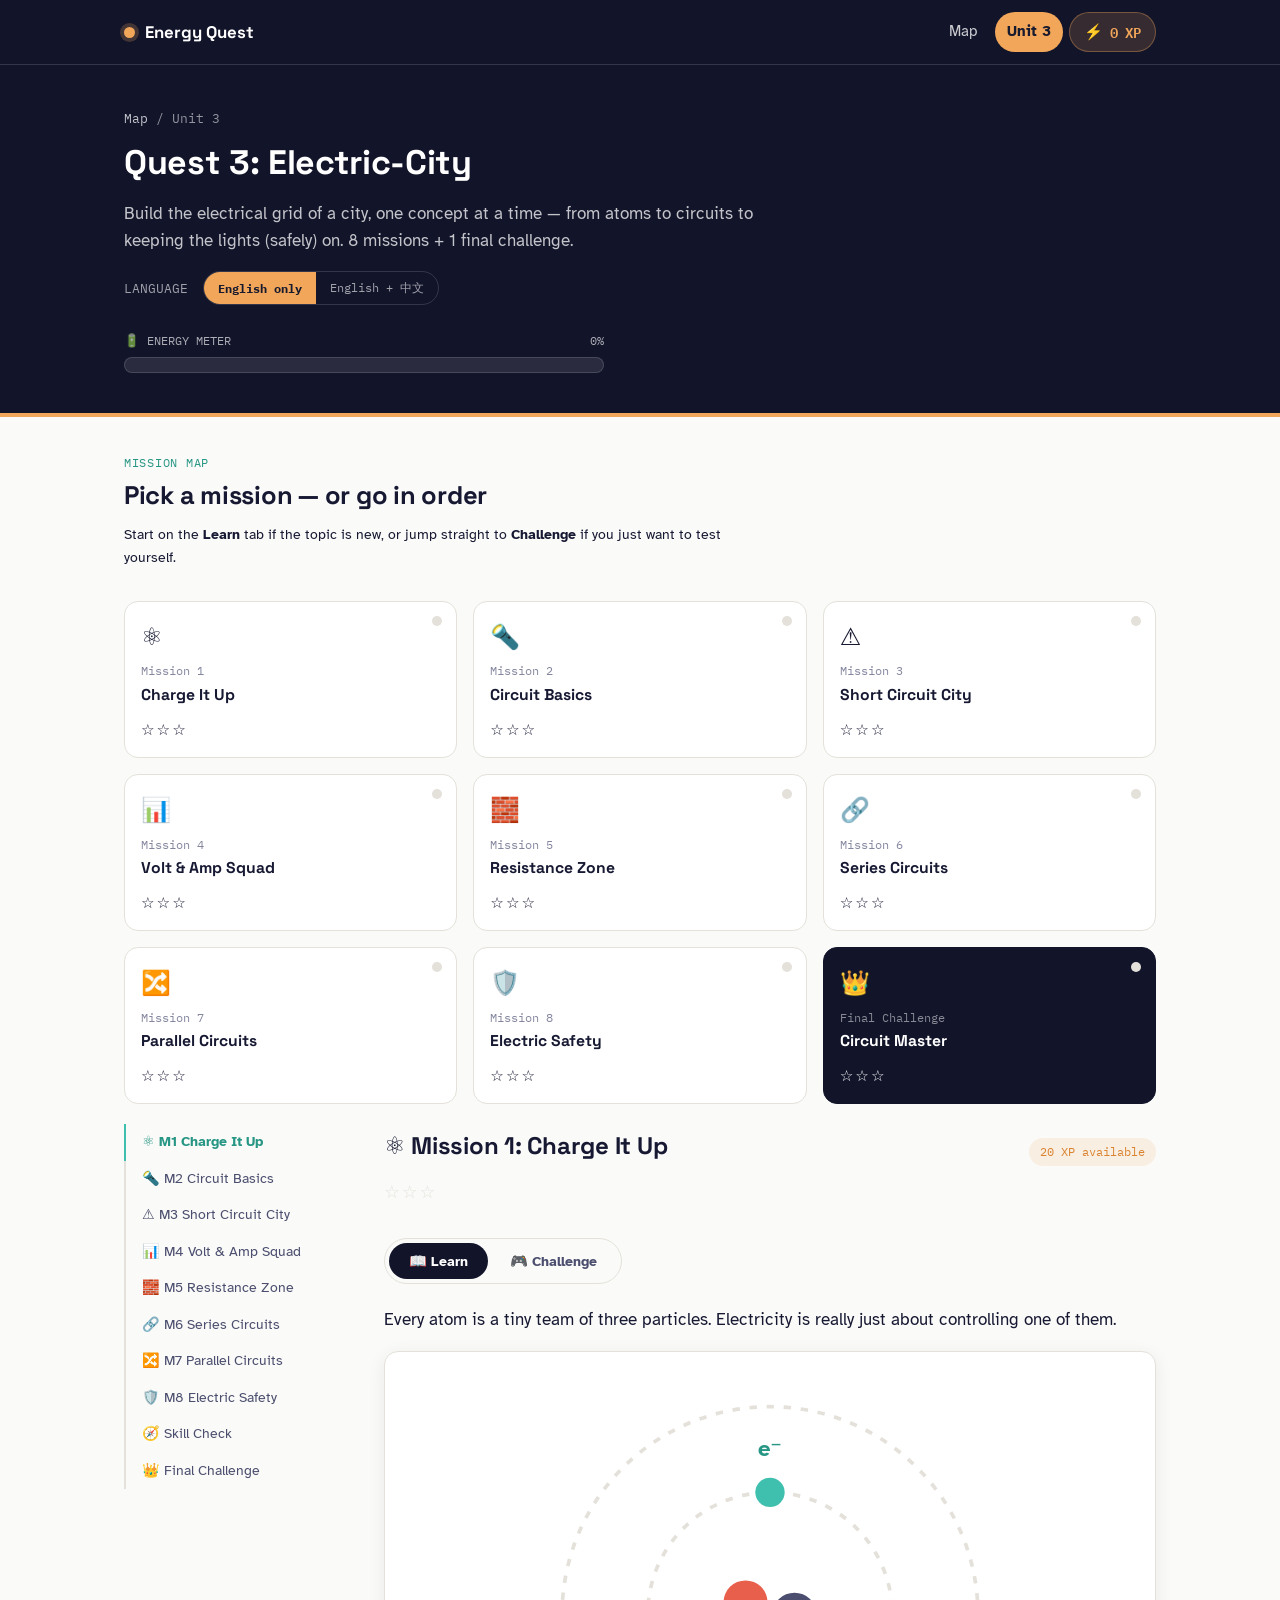
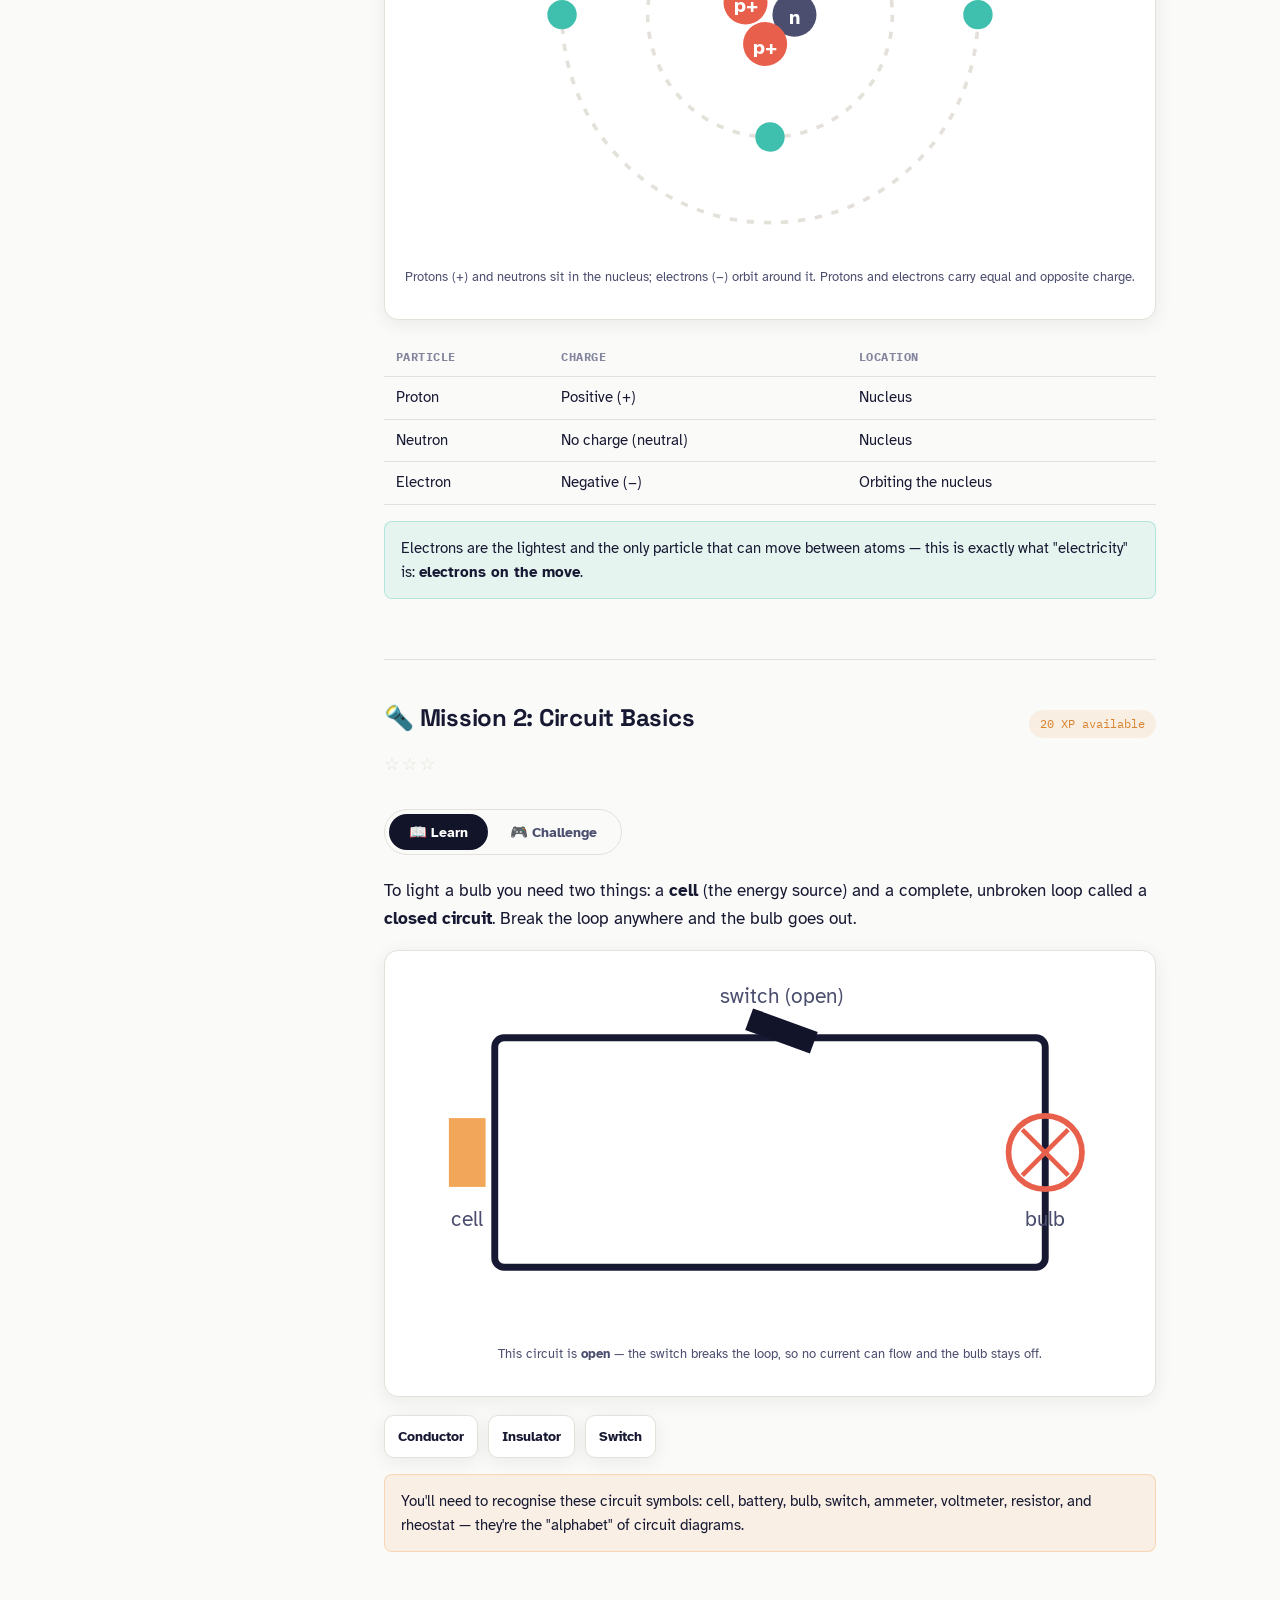
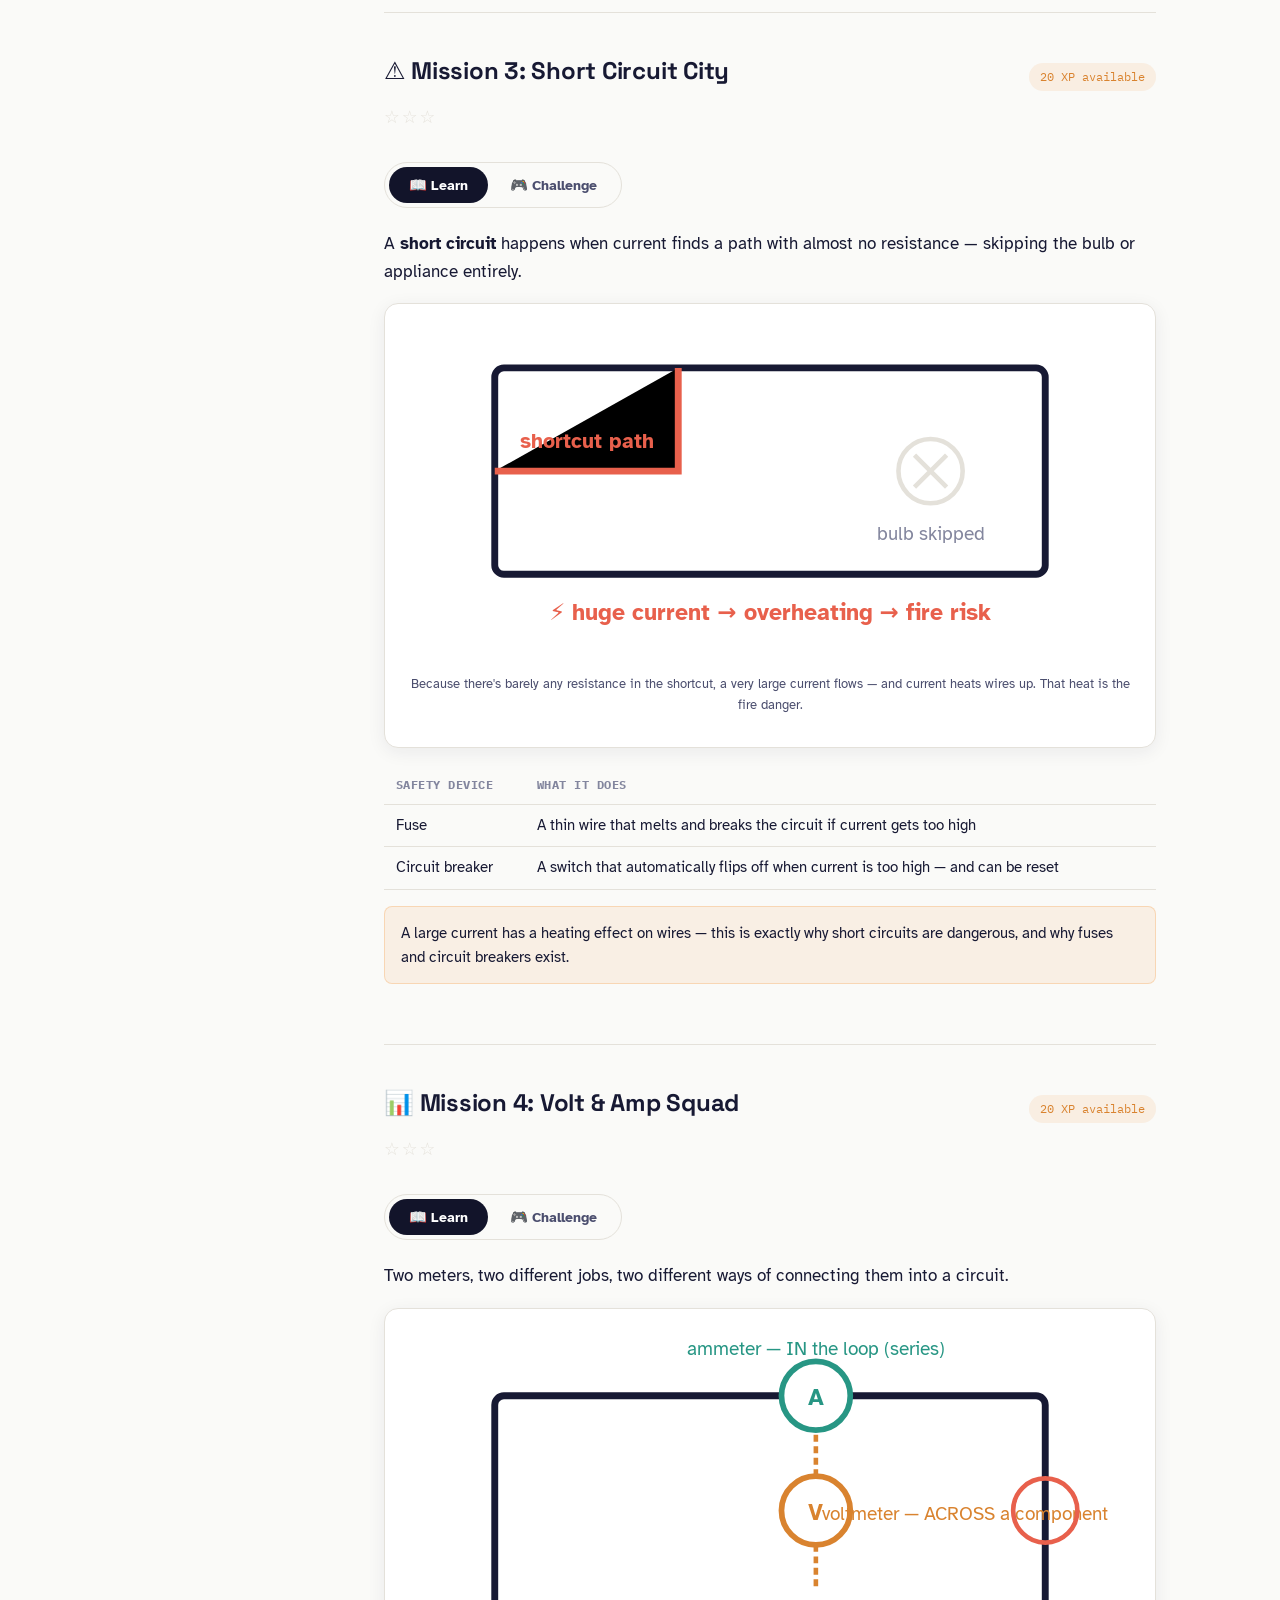
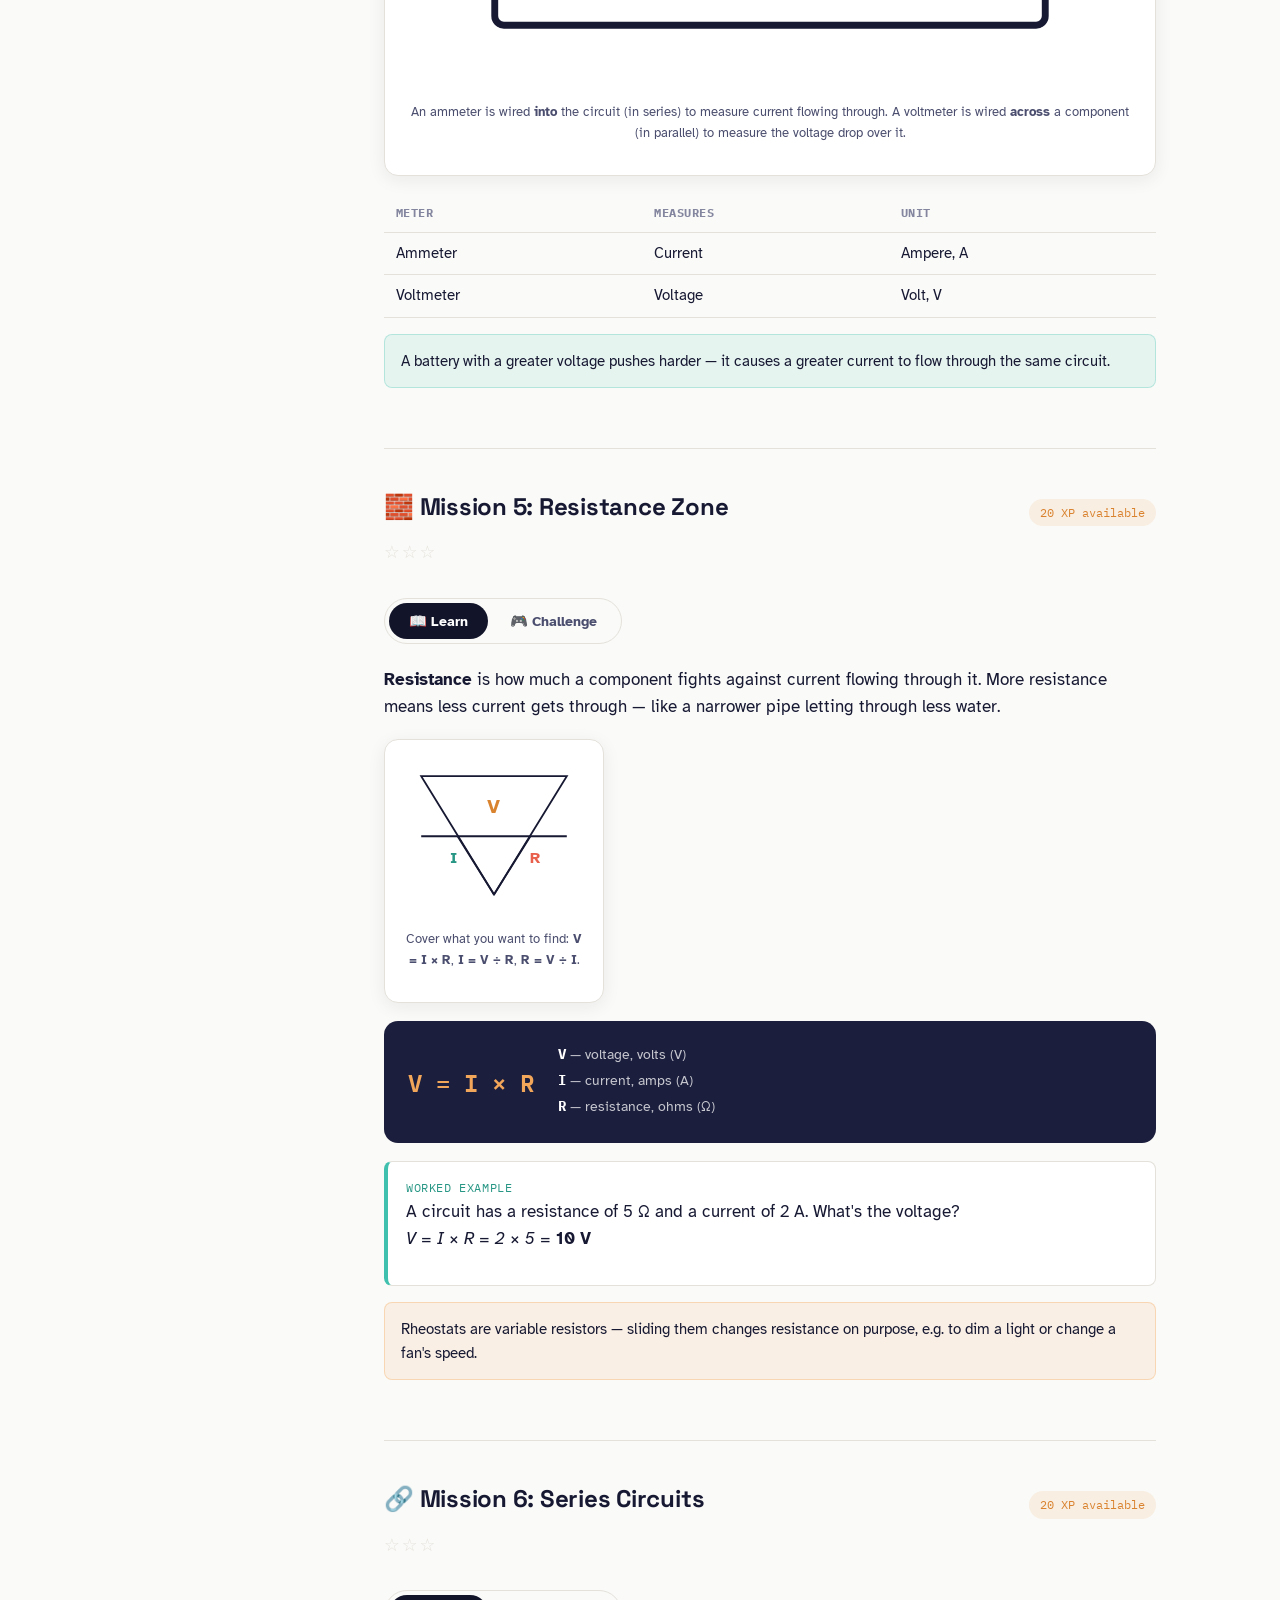
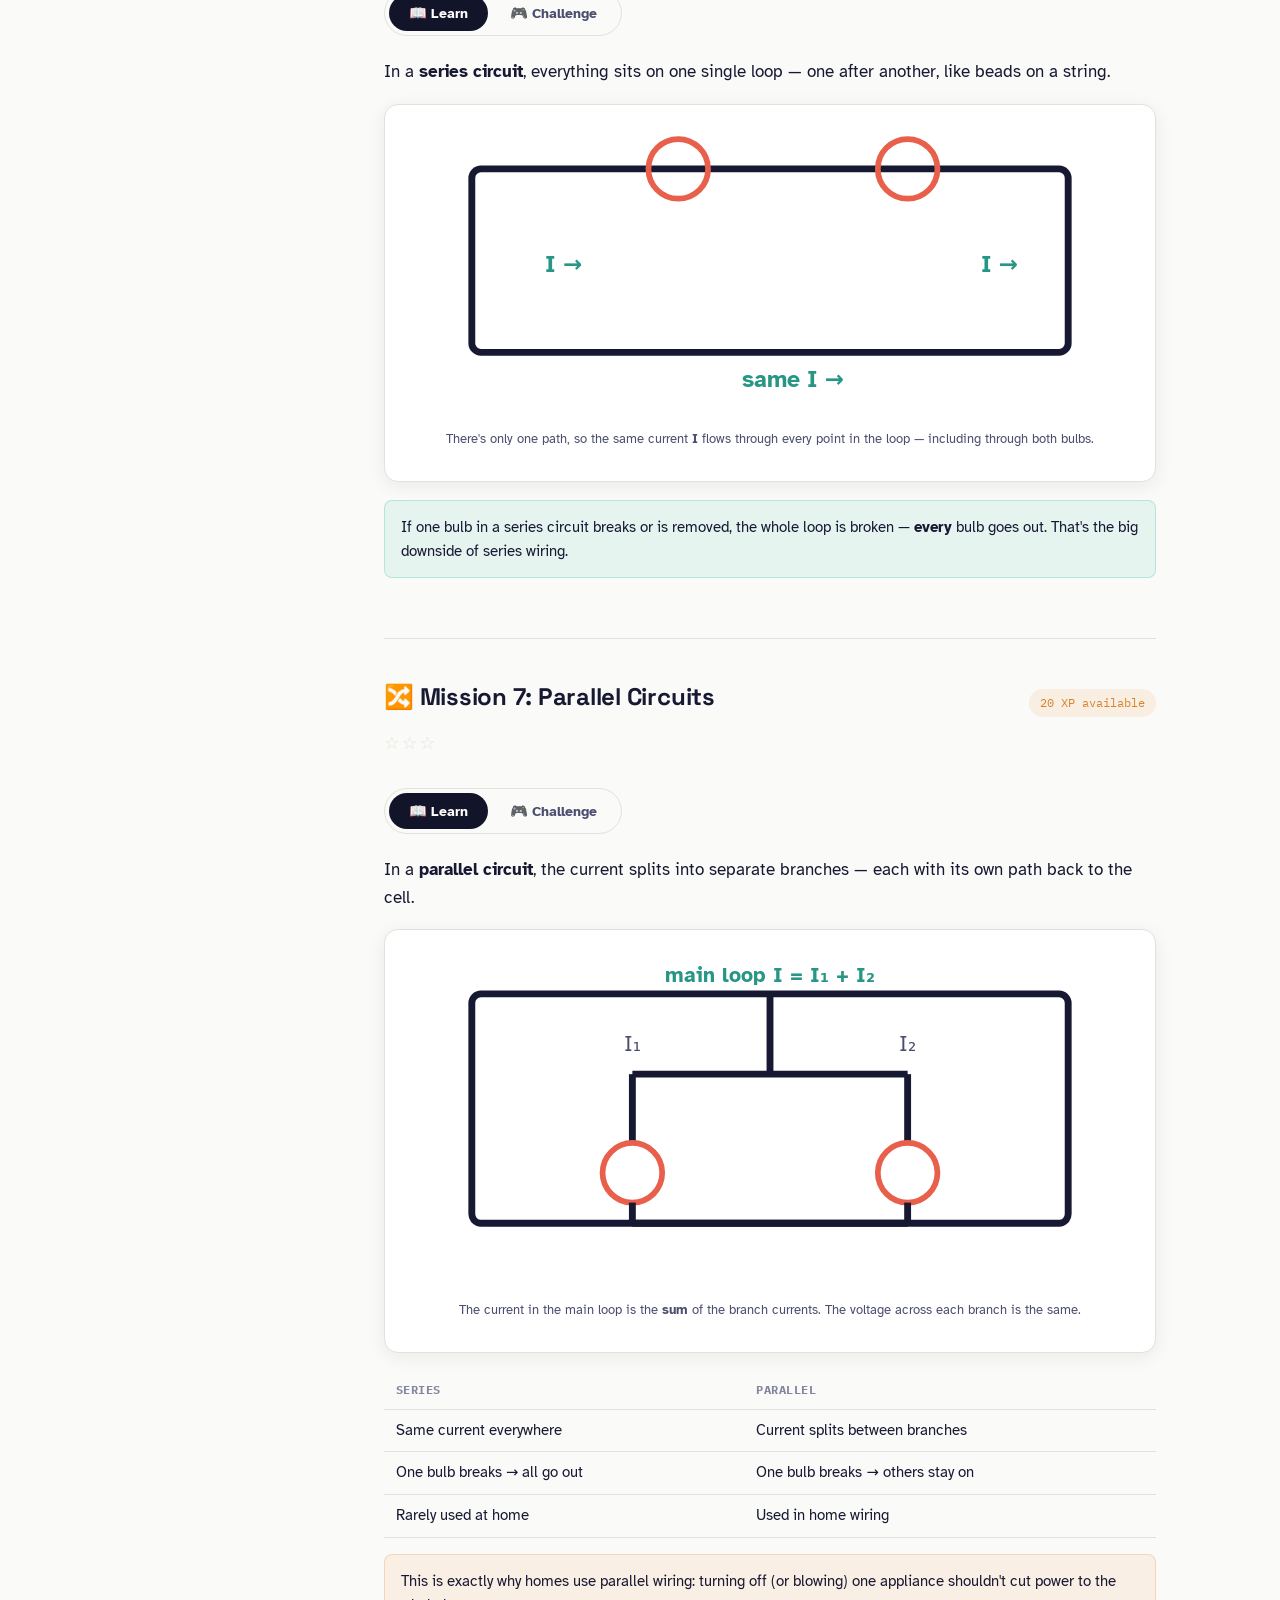
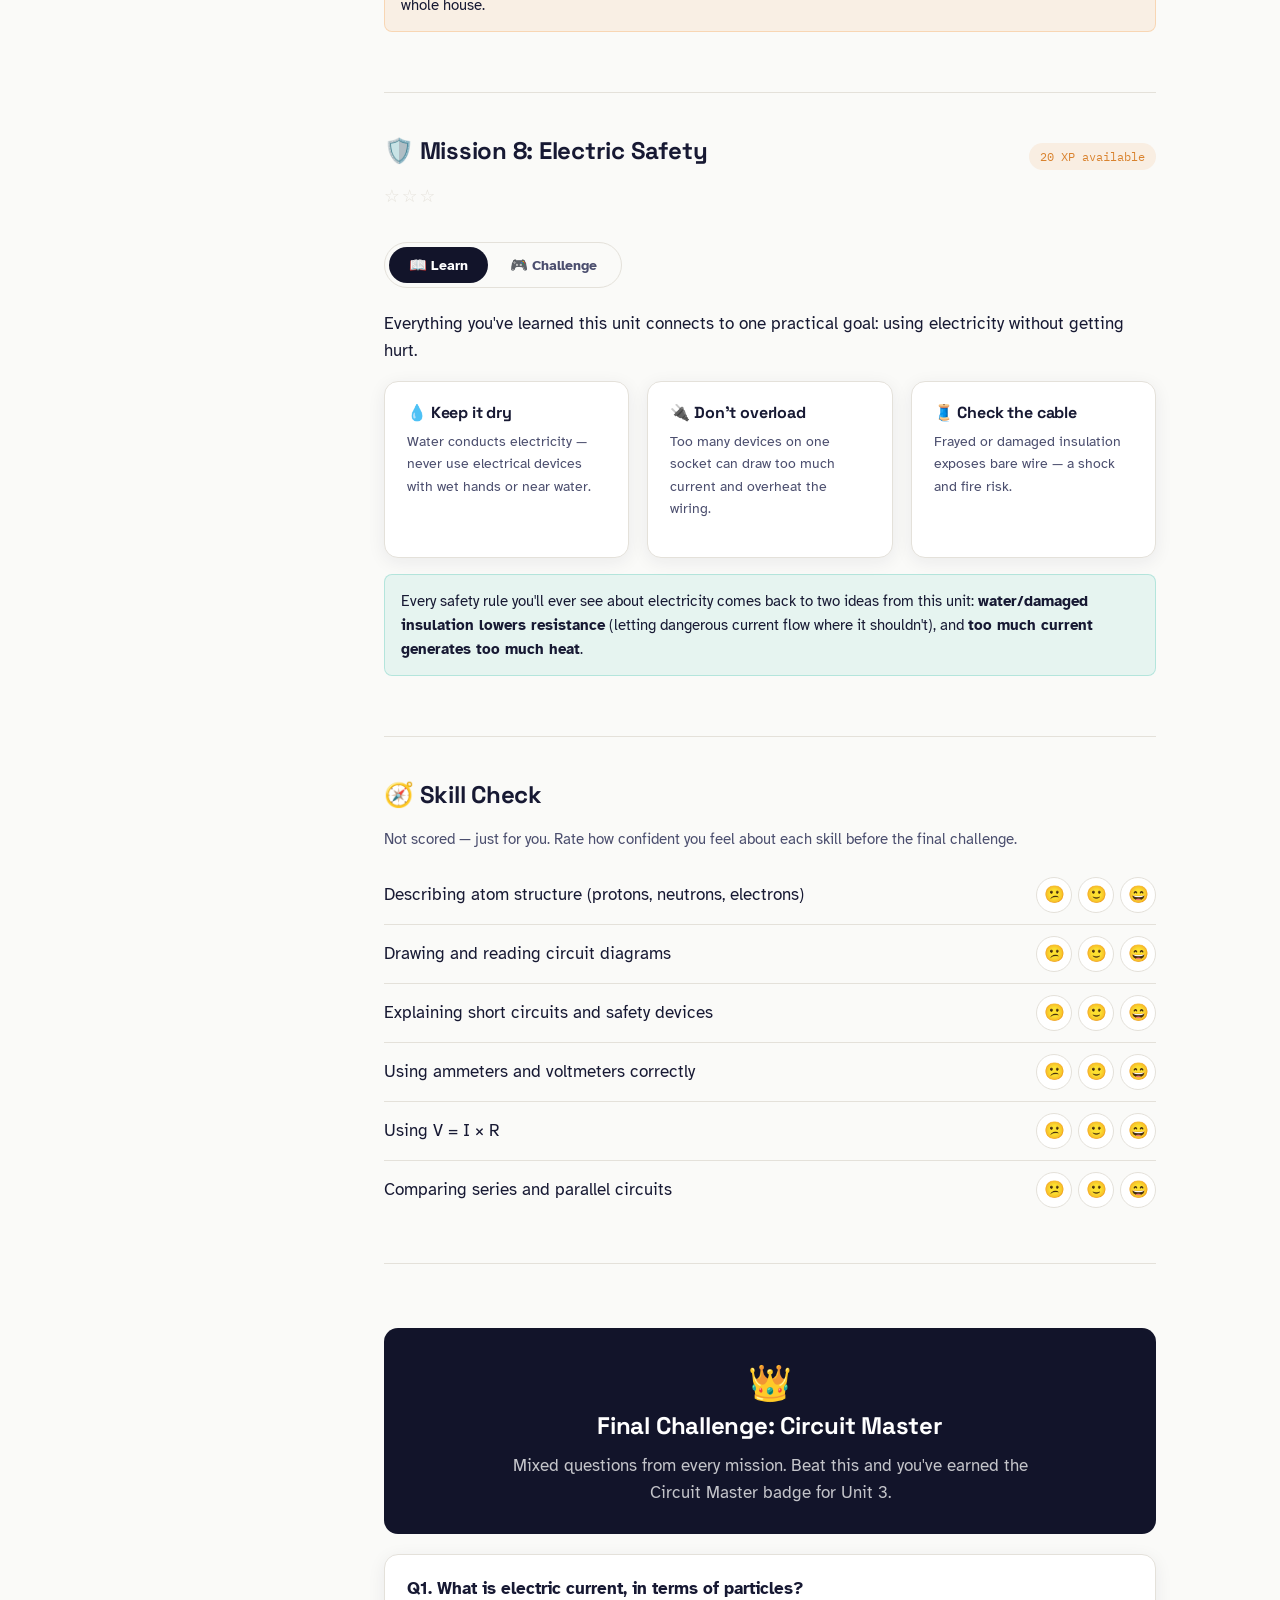
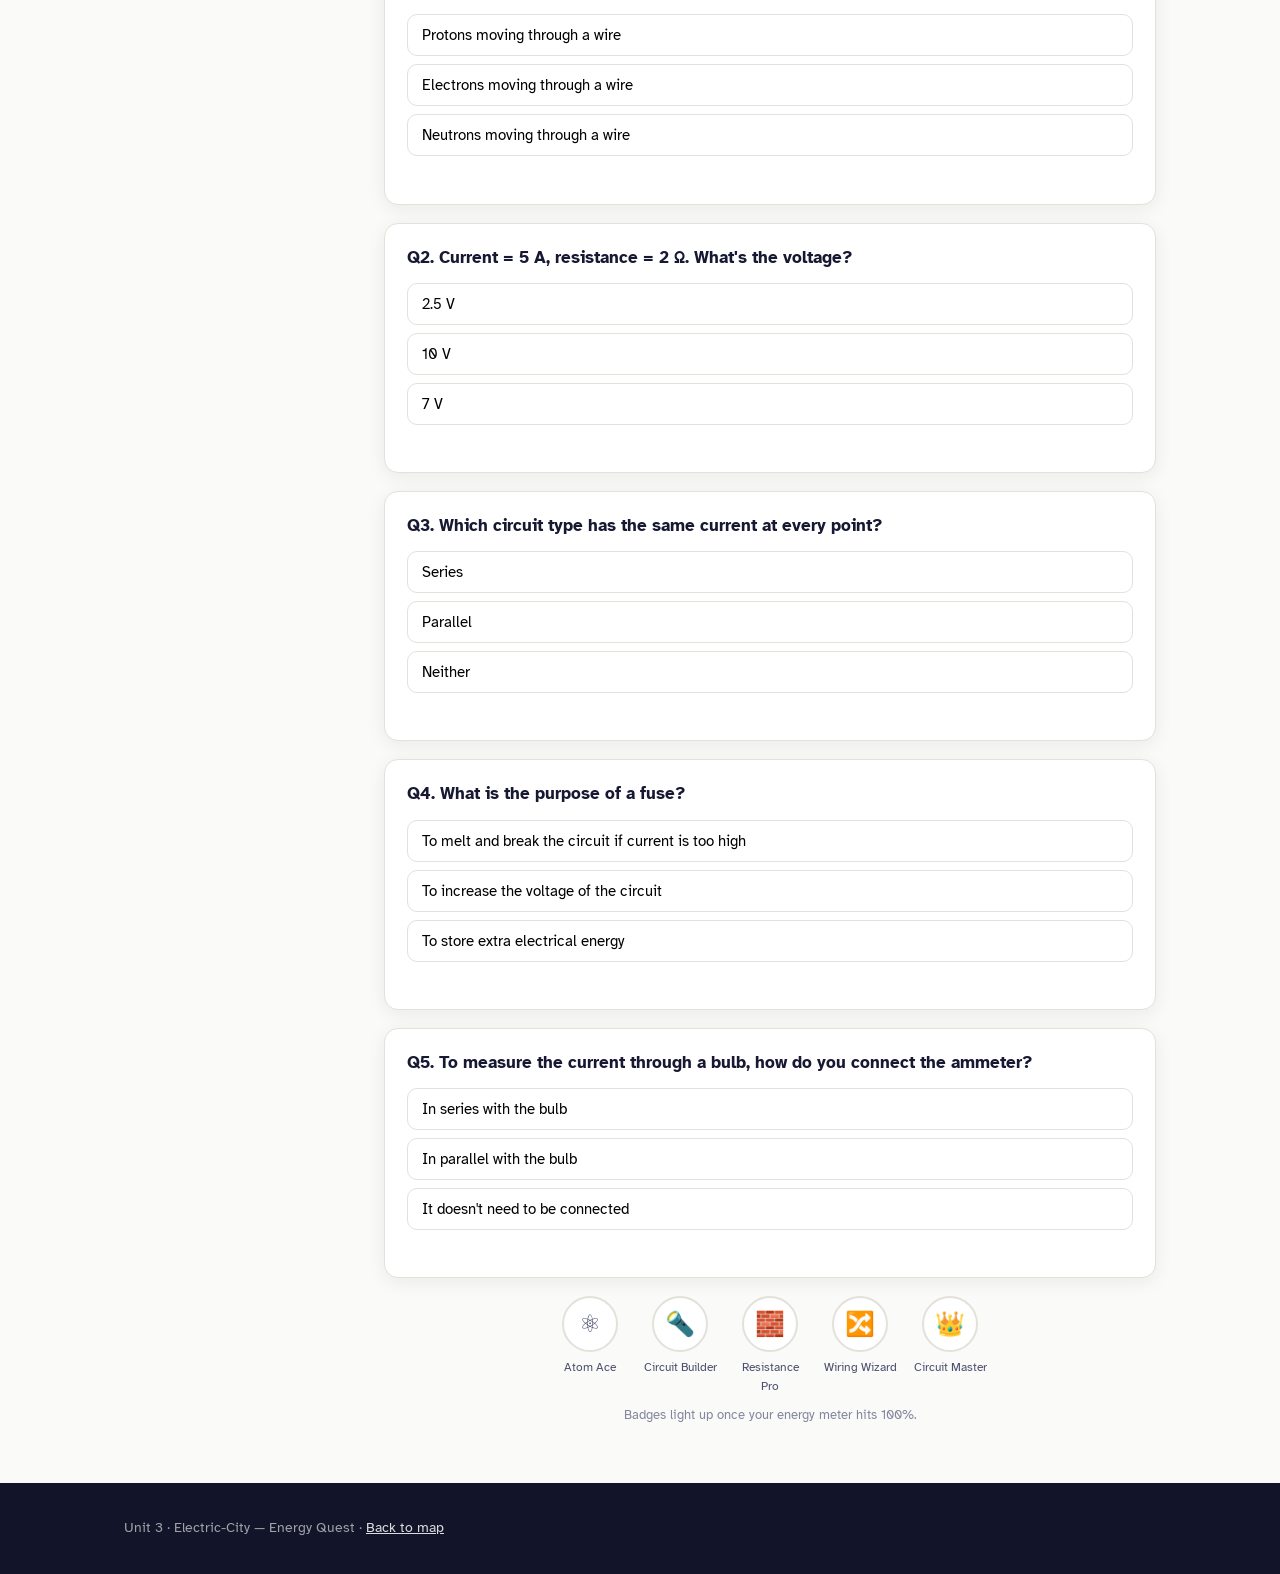
<file: unit3.html>
<!DOCTYPE html>
<html lang="en">
<head>
<meta charset="UTF-8">
<meta name="viewport" content="width=device-width, initial-scale=1.0">
<title>Unit 3 · Energy Quest</title>
<link rel="stylesheet" href="styles.css">
</head>
<body>

<nav class="topnav">
  <div class="wrap">
    <a href="index.html" class="brand"><span class="brand-dot"></span>Energy Quest</a>
    <div class="navlinks">
      <a href="index.html">Map</a>
      <a href="unit3.html" class="current">Unit 3</a>
      <span class="xp-pill"><span class="bolt">⚡</span><span id="xp-count">0</span> XP</span>
    </div>
  </div>
</nav>

<header class="unit-hero">
  <div class="wrap">
    <div class="breadcrumb"><a href="index.html">Map</a> / Unit 3</div>
    <h1 style="color:#fff;">Quest 3: Electric-City</h1>
    <p style="color:rgba(255,255,255,0.75);max-width:640px;">Build the electrical grid of a city, one concept at a time — from atoms to circuits to keeping the lights (safely) on. 8 missions + 1 final challenge.</p>

    <div style="margin-top:14px;">
      <span style="font-size:0.8rem;color:rgba(255,255,255,0.6);font-family:var(--font-mono);margin-right:10px;">LANGUAGE</span>
      <span class="lang-toggle">
        <button data-lang-btn="en" class="active">English only</button>
        <button data-lang-btn="bi">English + 中文</button>
      </span>
    </div>

    <div class="energy-meter-wrap">
      <div class="energy-meter-label"><span>🔋 ENERGY METER</span><span id="energy-meter-pct">0%</span></div>
      <div class="energy-meter"><div class="energy-meter-fill" id="energy-meter-fill"></div></div>
    </div>
  </div>
</header>

<div class="wrap" style="padding-top:36px;">
  <div class="section-head">
    <span class="kicker">Mission map</span>
    <h2>Pick a mission — or go in order</h2>
    <p style="font-size:0.9rem;">Start on the <strong>Learn</strong> tab if the topic is new, or jump straight to <strong>Challenge</strong> if you just want to test yourself.</p>
  </div>
  <div class="mission-map">
    <a href="#m1" class="mission-card" data-mission-card="1"><span class="m-status"></span><span class="m-icon">⚛️</span><span class="m-num">Mission 1</span><div class="m-title">Charge It Up</div><span class="m-stars">☆☆☆</span></a>
    <a href="#m2" class="mission-card" data-mission-card="2"><span class="m-status"></span><span class="m-icon">🔦</span><span class="m-num">Mission 2</span><div class="m-title">Circuit Basics</div><span class="m-stars">☆☆☆</span></a>
    <a href="#m3" class="mission-card" data-mission-card="3"><span class="m-status"></span><span class="m-icon">⚠️</span><span class="m-num">Mission 3</span><div class="m-title">Short Circuit City</div><span class="m-stars">☆☆☆</span></a>
    <a href="#m4" class="mission-card" data-mission-card="4"><span class="m-status"></span><span class="m-icon">📊</span><span class="m-num">Mission 4</span><div class="m-title">Volt &amp; Amp Squad</div><span class="m-stars">☆☆☆</span></a>
    <a href="#m5" class="mission-card" data-mission-card="5"><span class="m-status"></span><span class="m-icon">🧱</span><span class="m-num">Mission 5</span><div class="m-title">Resistance Zone</div><span class="m-stars">☆☆☆</span></a>
    <a href="#m6" class="mission-card" data-mission-card="6"><span class="m-status"></span><span class="m-icon">🔗</span><span class="m-num">Mission 6</span><div class="m-title">Series Circuits</div><span class="m-stars">☆☆☆</span></a>
    <a href="#m7" class="mission-card" data-mission-card="7"><span class="m-status"></span><span class="m-icon">🔀</span><span class="m-num">Mission 7</span><div class="m-title">Parallel Circuits</div><span class="m-stars">☆☆☆</span></a>
    <a href="#m8" class="mission-card" data-mission-card="8"><span class="m-status"></span><span class="m-icon">🛡️</span><span class="m-num">Mission 8</span><div class="m-title">Electric Safety</div><span class="m-stars">☆☆☆</span></a>
    <a href="#boss" class="mission-card boss-card" data-mission-card="9"><span class="m-status"></span><span class="m-icon">👑</span><span class="m-num">Final Challenge</span><div class="m-title">Circuit Master</div><span class="m-stars">☆☆☆</span></a>
  </div>
</div>

<div class="wrap" style="padding-top:20px;">
  <div class="unit-layout">

    <nav class="side-nav">
      <a href="#m1">⚛️ M1 Charge It Up</a>
      <a href="#m2">🔦 M2 Circuit Basics</a>
      <a href="#m3">⚠️ M3 Short Circuit City</a>
      <a href="#m4">📊 M4 Volt &amp; Amp Squad</a>
      <a href="#m5">🧱 M5 Resistance Zone</a>
      <a href="#m6">🔗 M6 Series Circuits</a>
      <a href="#m7">🔀 M7 Parallel Circuits</a>
      <a href="#m8">🛡️ M8 Electric Safety</a>
      <a href="#skills">🧭 Skill Check</a>
      <a href="#boss">👑 Final Challenge</a>
    </nav>

    <main>

      <!-- ============ MISSION 1: CHARGE IT UP ============ -->
      <section class="lo-block" id="m1">
        <div class="mission-header-row">
          <h2>⚛️ Mission 1: Charge It Up <span class="zh zh-inline" style="font-size:0.55em;">電荷</span></h2>
          <span class="mission-xp-tag">20 XP available</span>
        </div>
        <p class="mission-stars-live" data-mission="1">☆☆☆</p>

        <div class="tab-switch">
          <button class="tab-btn active" data-tab-btn="learn" data-tab-group="m1">📖 Learn</button>
          <button class="tab-btn" data-tab-btn="challenge" data-tab-group="m1">🎮 Challenge</button>
        </div>

        <div class="tab-panel active" data-tab-panel="learn" data-tab-group="m1">
          <p>Every atom is a tiny team of three particles. Electricity is really just about controlling one of them.</p>

          <div class="diagram-box">
            <svg viewBox="0 0 300 200">
              <circle cx="150" cy="100" r="85" fill="none" stroke="var(--line)" stroke-width="1.5" stroke-dasharray="3 4"/>
              <circle cx="150" cy="100" r="50" fill="none" stroke="var(--line)" stroke-width="1.5" stroke-dasharray="3 4"/>
              <circle cx="140" cy="95" r="9" fill="var(--coral)"/><text x="140" y="99" text-anchor="middle" font-size="8" fill="#fff" font-weight="700">p+</text>
              <circle cx="160" cy="100" r="9" fill="var(--ink-soft)"/><text x="160" y="104" text-anchor="middle" font-size="8" fill="#fff" font-weight="700">n</text>
              <circle cx="148" cy="112" r="9" fill="var(--coral)"/><text x="148" y="116" text-anchor="middle" font-size="8" fill="#fff" font-weight="700">p+</text>
              <circle cx="150" cy="50" r="6" fill="var(--teal)"/><text x="150" y="35" text-anchor="middle" font-size="9" fill="var(--teal-deep)" font-weight="700">e⁻</text>
              <circle cx="150" cy="150" r="6" fill="var(--teal)"/>
              <circle cx="65" cy="100" r="6" fill="var(--teal)"/>
              <circle cx="235" cy="100" r="6" fill="var(--teal)"/>
            </svg>
            <p class="diagram-caption">Protons (+) and neutrons sit in the nucleus; electrons (−) orbit around it. Protons and electrons carry equal and opposite charge.</p>
          </div>

          <table class="data">
            <tr><th>Particle</th><th>Charge</th><th>Location</th></tr>
            <tr><td>Proton</td><td>Positive (+)</td><td>Nucleus</td></tr>
            <tr><td>Neutron</td><td>No charge (neutral)</td><td>Nucleus</td></tr>
            <tr><td>Electron</td><td>Negative (−)</td><td>Orbiting the nucleus</td></tr>
          </table>
          <div class="callout callout-teal">Electrons are the lightest and the only particle that can move between atoms — this is exactly what "electricity" is: <strong>electrons on the move</strong>.</div>
        </div>

        <div class="tab-panel" data-tab-panel="challenge" data-tab-group="m1">
          <div class="quiz" data-mission="1" data-explain="Electrons are the only one of the three particles free to move between atoms, and their movement is what we call electric current.">
            <div class="quiz-q">Which particle actually moves to create an electric current?</div>
            <div class="quiz-opts">
              <button class="quiz-opt" data-correct="false">Proton</button>
              <button class="quiz-opt" data-correct="false">Neutron</button>
              <button class="quiz-opt" data-correct="true">Electron</button>
            </div>
            <div class="quiz-feedback"></div>
          </div>

          <div class="quiz" data-mission="1" data-explain="Neutrons carry no charge at all — they're electrically neutral, which is exactly how they got their name.">
            <div class="quiz-q">What charge does a neutron carry?</div>
            <div class="quiz-opts">
              <button class="quiz-opt" data-correct="false">Positive</button>
              <button class="quiz-opt" data-correct="false">Negative</button>
              <button class="quiz-opt" data-correct="true">No charge</button>
            </div>
            <div class="quiz-feedback"></div>
          </div>
        </div>
      </section>

      <!-- ============ MISSION 2: CIRCUIT BASICS ============ -->
      <section class="lo-block" id="m2">
        <div class="mission-header-row">
          <h2>🔦 Mission 2: Circuit Basics <span class="zh zh-inline" style="font-size:0.55em;">電路</span></h2>
          <span class="mission-xp-tag">20 XP available</span>
        </div>
        <p class="mission-stars-live" data-mission="2">☆☆☆</p>

        <div class="tab-switch">
          <button class="tab-btn active" data-tab-btn="learn" data-tab-group="m2">📖 Learn</button>
          <button class="tab-btn" data-tab-btn="challenge" data-tab-group="m2">🎮 Challenge</button>
        </div>

        <div class="tab-panel active" data-tab-panel="learn" data-tab-group="m2">
          <p>To light a bulb you need two things: a <strong>cell</strong> (the energy source) and a complete, unbroken loop called a <strong>closed circuit</strong>. Break the loop anywhere and the bulb goes out.</p>

          <div class="diagram-box">
            <svg viewBox="0 0 320 160">
              <rect x="40" y="30" width="240" height="100" fill="none" stroke="var(--ink)" stroke-width="3" rx="4"/>
              <rect x="20" y="65" width="16" height="30" fill="var(--amber)"/>
              <text x="28" y="112" text-anchor="middle" font-size="9" fill="var(--ink-soft)">cell</text>
              <circle cx="280" cy="80" r="16" fill="none" stroke="var(--coral)" stroke-width="2.5"/>
              <path d="M270 70 L290 90 M290 70 L270 90" stroke="var(--coral)" stroke-width="2"/>
              <text x="280" y="112" text-anchor="middle" font-size="9" fill="var(--ink-soft)">bulb</text>
              <rect x="150" y="22" width="30" height="10" fill="var(--bg-dark)" transform="rotate(20 165 27)"/>
              <text x="165" y="15" text-anchor="middle" font-size="9" fill="var(--ink-soft)">switch (open)</text>
            </svg>
            <p class="diagram-caption">This circuit is <strong>open</strong> — the switch breaks the loop, so no current can flow and the bulb stays off.</p>
          </div>

          <div class="glossary">
            <div class="gloss-chip"><span class="en">Conductor</span><span class="zh-inline">導體</span><div class="zh">Lets electric current pass through easily — metals like copper.</div></div>
            <div class="gloss-chip"><span class="en">Insulator</span><span class="zh-inline">絕緣體</span><div class="zh">Blocks current — rubber, plastic, wood.</div></div>
            <div class="gloss-chip"><span class="en">Switch</span><span class="zh-inline">開關</span><div class="zh">Opens or closes a circuit on purpose.</div></div>
          </div>
          <div class="callout callout-amber">You'll need to recognise these circuit symbols: cell, battery, bulb, switch, ammeter, voltmeter, resistor, and rheostat — they're the "alphabet" of circuit diagrams.</div>
        </div>

        <div class="tab-panel" data-tab-panel="challenge" data-tab-group="m2">
          <div class="quiz" data-mission="2" data-explain="A cell is the energy source of a circuit — it provides the push (voltage) that drives current around the loop.">
            <div class="quiz-q">What is the role of a cell in a circuit?</div>
            <div class="quiz-opts">
              <button class="quiz-opt" data-correct="true">It is the energy source that drives the current</button>
              <button class="quiz-opt" data-correct="false">It stores the current permanently</button>
              <button class="quiz-opt" data-correct="false">It blocks the current from flowing</button>
            </div>
            <div class="quiz-feedback"></div>
          </div>

          <div class="quiz" data-mission="2" data-explain="Rubber and most plastics are insulators — they don't let current pass, which is exactly why they're used to coat wires safely.">
            <div class="quiz-q">Which of these is an electrical insulator?</div>
            <div class="quiz-opts">
              <button class="quiz-opt" data-correct="false">Copper wire</button>
              <button class="quiz-opt" data-correct="true">Rubber</button>
              <button class="quiz-opt" data-correct="false">Aluminium</button>
            </div>
            <div class="quiz-feedback"></div>
          </div>
        </div>
      </section>

      <!-- ============ MISSION 3: SHORT CIRCUIT CITY ============ -->
      <section class="lo-block" id="m3">
        <div class="mission-header-row">
          <h2>⚠️ Mission 3: Short Circuit City <span class="zh zh-inline" style="font-size:0.55em;">短路</span></h2>
          <span class="mission-xp-tag">20 XP available</span>
        </div>
        <p class="mission-stars-live" data-mission="3">☆☆☆</p>

        <div class="tab-switch">
          <button class="tab-btn active" data-tab-btn="learn" data-tab-group="m3">📖 Learn</button>
          <button class="tab-btn" data-tab-btn="challenge" data-tab-group="m3">🎮 Challenge</button>
        </div>

        <div class="tab-panel active" data-tab-panel="learn" data-tab-group="m3">
          <p>A <strong>short circuit</strong> happens when current finds a path with almost no resistance — skipping the bulb or appliance entirely.</p>

          <div class="diagram-box">
            <svg viewBox="0 0 320 150">
              <rect x="40" y="20" width="240" height="90" fill="none" stroke="var(--ink)" stroke-width="3" rx="4"/>
              <path d="M40 65 L120 65 L120 20" stroke="var(--coral)" stroke-width="3"/>
              <text x="80" y="55" text-anchor="middle" font-size="9" fill="var(--coral)" font-weight="700">shortcut path</text>
              <circle cx="230" cy="65" r="14" fill="none" stroke="var(--line)" stroke-width="2"/>
              <path d="M223 58 L237 72 M237 58 L223 72" stroke="var(--line)" stroke-width="2"/>
              <text x="230" y="95" text-anchor="middle" font-size="8.5" fill="var(--ink-faint)">bulb skipped</text>
              <text x="160" y="130" text-anchor="middle" font-size="10" fill="var(--coral)" font-weight="700">⚡ huge current → overheating → fire risk</text>
            </svg>
            <p class="diagram-caption">Because there's barely any resistance in the shortcut, a very large current flows — and current heats wires up. That heat is the fire danger.</p>
          </div>

          <table class="data">
            <tr><th>Safety device</th><th>What it does</th></tr>
            <tr><td>Fuse <span class="zh zh-inline" style="font-size:0.85em;">保險絲</span></td><td>A thin wire that melts and breaks the circuit if current gets too high</td></tr>
            <tr><td>Circuit breaker <span class="zh zh-inline" style="font-size:0.85em;">斷路器</span></td><td>A switch that automatically flips off when current is too high — and can be reset</td></tr>
          </table>
          <div class="callout callout-amber">A large current has a heating effect on wires — this is exactly why short circuits are dangerous, and why fuses and circuit breakers exist.</div>
        </div>

        <div class="tab-panel" data-tab-panel="challenge" data-tab-group="m3">
          <div class="quiz" data-mission="3" data-explain="With almost no resistance in the shortcut path, an unusually large current flows — and that current heats the wires, which can start a fire.">
            <div class="quiz-q">Why are short circuits dangerous?</div>
            <div class="quiz-opts">
              <button class="quiz-opt" data-correct="true">A very large current flows and heats the wires, risking fire</button>
              <button class="quiz-opt" data-correct="false">They permanently drain the cell instantly</button>
              <button class="quiz-opt" data-correct="false">They stop all current from flowing</button>
            </div>
            <div class="quiz-feedback"></div>
          </div>

          <div class="quiz" data-mission="3" data-explain="Unlike a fuse (which melts and must be replaced), a circuit breaker is a switch that trips off and can simply be reset once the fault is fixed.">
            <div class="quiz-q">What's the advantage of a circuit breaker over a fuse?</div>
            <div class="quiz-opts">
              <button class="quiz-opt" data-correct="true">It can be reset and reused instead of being replaced</button>
              <button class="quiz-opt" data-correct="false">It never needs to interrupt the current</button>
              <button class="quiz-opt" data-correct="false">It makes the current larger on purpose</button>
            </div>
            <div class="quiz-feedback"></div>
          </div>
        </div>
      </section>

      <!-- ============ MISSION 4: VOLT & AMP SQUAD ============ -->
      <section class="lo-block" id="m4">
        <div class="mission-header-row">
          <h2>📊 Mission 4: Volt &amp; Amp Squad <span class="zh zh-inline" style="font-size:0.55em;">電壓與電流</span></h2>
          <span class="mission-xp-tag">20 XP available</span>
        </div>
        <p class="mission-stars-live" data-mission="4">☆☆☆</p>

        <div class="tab-switch">
          <button class="tab-btn active" data-tab-btn="learn" data-tab-group="m4">📖 Learn</button>
          <button class="tab-btn" data-tab-btn="challenge" data-tab-group="m4">🎮 Challenge</button>
        </div>

        <div class="tab-panel active" data-tab-panel="learn" data-tab-group="m4">
          <p>Two meters, two different jobs, two different ways of connecting them into a circuit.</p>

          <div class="diagram-box">
            <svg viewBox="0 0 320 160">
              <rect x="40" y="30" width="240" height="100" fill="none" stroke="var(--ink)" stroke-width="3" rx="4"/>
              <circle cx="180" cy="30" r="15" fill="#fff" stroke="var(--teal-deep)" stroke-width="2.5"/>
              <text x="180" y="34" text-anchor="middle" font-size="10" font-weight="700" fill="var(--teal-deep)">A</text>
              <text x="180" y="12" text-anchor="middle" font-size="8.5" fill="var(--teal-deep)">ammeter — IN the loop (series)</text>

              <circle cx="180" cy="80" r="15" fill="#fff" stroke="var(--amber-deep)" stroke-width="2.5"/>
              <text x="180" y="84" text-anchor="middle" font-size="10" font-weight="700" fill="var(--amber-deep)">V</text>
              <path d="M180 65 L180 45 M180 95 L180 115" stroke="var(--amber-deep)" stroke-width="2" stroke-dasharray="3 2"/>
              <text x="245" y="84" text-anchor="middle" font-size="8.5" fill="var(--amber-deep)">voltmeter — ACROSS a component</text>

              <circle cx="280" cy="80" r="14" fill="none" stroke="var(--coral)" stroke-width="2"/>
            </svg>
            <p class="diagram-caption">An ammeter is wired <strong>into</strong> the circuit (in series) to measure current flowing through. A voltmeter is wired <strong>across</strong> a component (in parallel) to measure the voltage drop over it.</p>
          </div>

          <table class="data">
            <tr><th>Meter</th><th>Measures</th><th>Unit</th></tr>
            <tr><td>Ammeter</td><td>Current</td><td>Ampere, A</td></tr>
            <tr><td>Voltmeter</td><td>Voltage</td><td>Volt, V</td></tr>
          </table>
          <div class="callout callout-teal">A battery with a greater voltage pushes harder — it causes a greater current to flow through the same circuit.</div>
        </div>

        <div class="tab-panel" data-tab-panel="challenge" data-tab-group="m4">
          <div class="quiz" data-mission="4" data-explain="An ammeter must be part of the same loop the current flows through, so it's connected in series.">
            <div class="quiz-q">How is an ammeter connected in a circuit?</div>
            <div class="quiz-opts">
              <button class="quiz-opt" data-correct="true">In series, as part of the main loop</button>
              <button class="quiz-opt" data-correct="false">In parallel, across a component</button>
              <button class="quiz-opt" data-correct="false">It isn't connected to the circuit at all</button>
            </div>
            <div class="quiz-feedback"></div>
          </div>

          <div class="quiz" data-mission="4" data-explain="Voltage is the 'push' driving current — a higher voltage pushes more current through the same circuit, all else being equal.">
            <div class="quiz-q">If you increase a battery's voltage (keeping the circuit the same), what happens to the current?</div>
            <div class="quiz-opts">
              <button class="quiz-opt" data-correct="false">It decreases</button>
              <button class="quiz-opt" data-correct="true">It increases</button>
              <button class="quiz-opt" data-correct="false">It stays exactly the same</button>
            </div>
            <div class="quiz-feedback"></div>
          </div>
        </div>
      </section>

      <!-- ============ MISSION 5: RESISTANCE ZONE ============ -->
      <section class="lo-block" id="m5">
        <div class="mission-header-row">
          <h2>🧱 Mission 5: Resistance Zone <span class="zh zh-inline" style="font-size:0.55em;">電阻</span></h2>
          <span class="mission-xp-tag">20 XP available</span>
        </div>
        <p class="mission-stars-live" data-mission="5">☆☆☆</p>

        <div class="tab-switch">
          <button class="tab-btn active" data-tab-btn="learn" data-tab-group="m5">📖 Learn</button>
          <button class="tab-btn" data-tab-btn="challenge" data-tab-group="m5">🎮 Challenge</button>
        </div>

        <div class="tab-panel active" data-tab-panel="learn" data-tab-group="m5">
          <p><strong>Resistance</strong> is how much a component fights against current flowing through it. More resistance means less current gets through — like a narrower pipe letting through less water.</p>

          <div class="diagram-box" style="max-width:220px;">
            <svg viewBox="0 0 200 180">
              <polygon points="20,20 180,20 100,150" fill="none" stroke="var(--ink)" stroke-width="2"/>
              <line x1="20" y1="86" x2="180" y2="86" stroke="var(--ink)" stroke-width="2"/>
              <line x1="60" y1="86" x2="100" y2="150" stroke="var(--ink)" stroke-width="2"/>
              <line x1="140" y1="86" x2="100" y2="150" stroke="var(--ink)" stroke-width="2"/>
              <text x="100" y="60" text-anchor="middle" font-size="22" font-weight="700" fill="var(--amber-deep)">V</text>
              <text x="55" y="115" text-anchor="middle" font-size="18" font-weight="700" fill="var(--teal-deep)">I</text>
              <text x="145" y="115" text-anchor="middle" font-size="18" font-weight="700" fill="var(--coral)">R</text>
            </svg>
            <p class="diagram-caption">Cover what you want to find: <b>V = I × R</b>, <b>I = V ÷ R</b>, <b>R = V ÷ I</b>.</p>
          </div>

          <div class="formula-card">
            <div class="formula">V = I × R</div>
            <div class="legend">
              <div><b>V</b> — voltage, volts (V)</div>
              <div><b>I</b> — current, amps (A)</div>
              <div><b>R</b> — resistance, ohms (Ω)</div>
            </div>
          </div>
          <div class="worked">
            <div class="label">Worked example</div>
            <p>A circuit has a resistance of 5 Ω and a current of 2 A. What's the voltage?<br>
            <em>V = I × R = 2 × 5 = </em><strong>10 V</strong></p>
          </div>
          <div class="callout callout-amber">Rheostats are variable resistors — sliding them changes resistance on purpose, e.g. to dim a light or change a fan's speed.</div>
        </div>

        <div class="tab-panel" data-tab-panel="challenge" data-tab-group="m5">
          <div class="quiz" data-mission="5" data-explain="V = I × R = 3 × 4 = 12 V.">
            <div class="quiz-q">A component has resistance 4 Ω and current 3 A flows through it. What's the voltage across it?</div>
            <div class="quiz-opts">
              <button class="quiz-opt" data-correct="false">7 V</button>
              <button class="quiz-opt" data-correct="true">12 V</button>
              <button class="quiz-opt" data-correct="false">1.3 V</button>
            </div>
            <div class="quiz-feedback"></div>
          </div>

          <div class="quiz" data-mission="5" data-explain="Resistance opposes current — the greater the resistance, the smaller the current that can flow for a given voltage.">
            <div class="quiz-q">If resistance increases (voltage unchanged), what happens to current?</div>
            <div class="quiz-opts">
              <button class="quiz-opt" data-correct="true">It decreases</button>
              <button class="quiz-opt" data-correct="false">It increases</button>
              <button class="quiz-opt" data-correct="false">It stays the same</button>
            </div>
            <div class="quiz-feedback"></div>
          </div>
        </div>
      </section>

      <!-- ============ MISSION 6: SERIES CIRCUITS ============ -->
      <section class="lo-block" id="m6">
        <div class="mission-header-row">
          <h2>🔗 Mission 6: Series Circuits <span class="zh zh-inline" style="font-size:0.55em;">串聯電路</span></h2>
          <span class="mission-xp-tag">20 XP available</span>
        </div>
        <p class="mission-stars-live" data-mission="6">☆☆☆</p>

        <div class="tab-switch">
          <button class="tab-btn active" data-tab-btn="learn" data-tab-group="m6">📖 Learn</button>
          <button class="tab-btn" data-tab-btn="challenge" data-tab-group="m6">🎮 Challenge</button>
        </div>

        <div class="tab-panel active" data-tab-panel="learn" data-tab-group="m6">
          <p>In a <strong>series circuit</strong>, everything sits on one single loop — one after another, like beads on a string.</p>

          <div class="diagram-box">
            <svg viewBox="0 0 320 130">
              <rect x="30" y="20" width="260" height="80" fill="none" stroke="var(--ink)" stroke-width="3" rx="4"/>
              <circle cx="120" cy="20" r="13" fill="none" stroke="var(--coral)" stroke-width="2.5"/>
              <circle cx="220" cy="20" r="13" fill="none" stroke="var(--coral)" stroke-width="2.5"/>
              <text x="70" y="65" text-anchor="middle" font-size="10" fill="var(--teal-deep)" font-weight="700">I →</text>
              <text x="170" y="115" text-anchor="middle" font-size="10" fill="var(--teal-deep)" font-weight="700">same I →</text>
              <text x="260" y="65" text-anchor="middle" font-size="10" fill="var(--teal-deep)" font-weight="700">I →</text>
            </svg>
            <p class="diagram-caption">There's only one path, so the same current <strong>I</strong> flows through every point in the loop — including through both bulbs.</p>
          </div>

          <div class="callout callout-teal">If one bulb in a series circuit breaks or is removed, the whole loop is broken — <strong>every</strong> bulb goes out. That's the big downside of series wiring.</div>
        </div>

        <div class="tab-panel" data-tab-panel="challenge" data-tab-group="m6">
          <div class="quiz" data-mission="6" data-explain="In a series circuit there's only one possible path for current, so the same current flows through every component in the loop.">
            <div class="quiz-q">In a series circuit, how does the current compare at different points in the loop?</div>
            <div class="quiz-opts">
              <button class="quiz-opt" data-correct="true">It's the same everywhere</button>
              <button class="quiz-opt" data-correct="false">It's larger near the cell</button>
              <button class="quiz-opt" data-correct="false">It's larger near the bulbs</button>
            </div>
            <div class="quiz-feedback"></div>
          </div>

          <div class="quiz" data-mission="6" data-explain="Since there's only one loop, removing or breaking any single component breaks the entire circuit — every bulb goes out.">
            <div class="quiz-q">What happens to the other bulbs if one bulb burns out in a series circuit?</div>
            <div class="quiz-opts">
              <button class="quiz-opt" data-correct="true">They all go out too</button>
              <button class="quiz-opt" data-correct="false">They get brighter</button>
              <button class="quiz-opt" data-correct="false">Nothing changes</button>
            </div>
            <div class="quiz-feedback"></div>
          </div>
        </div>
      </section>

      <!-- ============ MISSION 7: PARALLEL CIRCUITS ============ -->
      <section class="lo-block" id="m7">
        <div class="mission-header-row">
          <h2>🔀 Mission 7: Parallel Circuits <span class="zh zh-inline" style="font-size:0.55em;">並聯電路</span></h2>
          <span class="mission-xp-tag">20 XP available</span>
        </div>
        <p class="mission-stars-live" data-mission="7">☆☆☆</p>

        <div class="tab-switch">
          <button class="tab-btn active" data-tab-btn="learn" data-tab-group="m7">📖 Learn</button>
          <button class="tab-btn" data-tab-btn="challenge" data-tab-group="m7">🎮 Challenge</button>
        </div>

        <div class="tab-panel active" data-tab-panel="learn" data-tab-group="m7">
          <p>In a <strong>parallel circuit</strong>, the current splits into separate branches — each with its own path back to the cell.</p>

          <div class="diagram-box">
            <svg viewBox="0 0 320 150">
              <rect x="30" y="20" width="260" height="100" fill="none" stroke="var(--ink)" stroke-width="3" rx="4"/>
              <line x1="160" y1="20" x2="160" y2="55" stroke="var(--ink)" stroke-width="3"/>
              <line x1="100" y1="55" x2="220" y2="55" stroke="var(--ink)" stroke-width="3"/>
              <line x1="100" y1="55" x2="100" y2="85" stroke="var(--ink)" stroke-width="3"/>
              <line x1="220" y1="55" x2="220" y2="85" stroke="var(--ink)" stroke-width="3"/>
              <circle cx="100" cy="98" r="13" fill="none" stroke="var(--coral)" stroke-width="2.5"/>
              <circle cx="220" cy="98" r="13" fill="none" stroke="var(--coral)" stroke-width="2.5"/>
              <line x1="100" y1="111" x2="100" y2="120" stroke="var(--ink)" stroke-width="3"/>
              <line x1="220" y1="111" x2="220" y2="120" stroke="var(--ink)" stroke-width="3"/>
              <line x1="100" y1="120" x2="220" y2="120" stroke="var(--ink)" stroke-width="3"/>
              <line x1="160" y1="120" x2="160" y2="120" stroke="var(--ink)" stroke-width="3"/>
              <text x="160" y="15" text-anchor="middle" font-size="9" fill="var(--teal-deep)" font-weight="700">main loop I = I₁ + I₂</text>
              <text x="100" y="45" text-anchor="middle" font-size="9" fill="var(--ink-soft)">I₁</text>
              <text x="220" y="45" text-anchor="middle" font-size="9" fill="var(--ink-soft)">I₂</text>
            </svg>
            <p class="diagram-caption">The current in the main loop is the <strong>sum</strong> of the branch currents. The voltage across each branch is the same.</p>
          </div>

          <table class="data">
            <tr><th>Series</th><th>Parallel</th></tr>
            <tr><td>Same current everywhere</td><td>Current splits between branches</td></tr>
            <tr><td>One bulb breaks → all go out</td><td>One bulb breaks → others stay on</td></tr>
            <tr><td>Rarely used at home</td><td>Used in home wiring</td></tr>
          </table>
          <div class="callout callout-amber">This is exactly why homes use parallel wiring: turning off (or blowing) one appliance shouldn't cut power to the whole house.</div>
        </div>

        <div class="tab-panel" data-tab-panel="challenge" data-tab-group="m7">
          <div class="quiz" data-mission="7" data-explain="In a parallel circuit, the current entering the junction splits between the branches, then recombines — so the main loop current equals the sum of the branch currents.">
            <div class="quiz-q">How does the current in the main loop relate to the branch currents in a parallel circuit?</div>
            <div class="quiz-opts">
              <button class="quiz-opt" data-correct="true">Main loop current = sum of the branch currents</button>
              <button class="quiz-opt" data-correct="false">Main loop current is always smaller than any branch</button>
              <button class="quiz-opt" data-correct="false">They are unrelated</button>
            </div>
            <div class="quiz-feedback"></div>
          </div>

          <div class="quiz" data-mission="7" data-explain="Parallel wiring means each appliance has its own independent path, so one appliance failing or being switched off doesn't affect the others — essential for home wiring.">
            <div class="quiz-q">Why do homes use parallel circuits instead of series circuits?</div>
            <div class="quiz-opts">
              <button class="quiz-opt" data-correct="true">So one broken appliance doesn't cut power to everything else</button>
              <button class="quiz-opt" data-correct="false">Because parallel circuits use less wire</button>
              <button class="quiz-opt" data-correct="false">Because parallel circuits can't overheat</button>
            </div>
            <div class="quiz-feedback"></div>
          </div>
        </div>
      </section>

      <!-- ============ MISSION 8: ELECTRIC SAFETY ============ -->
      <section class="lo-block" id="m8">
        <div class="mission-header-row">
          <h2>🛡️ Mission 8: Electric Safety</h2>
          <span class="mission-xp-tag">20 XP available</span>
        </div>
        <p class="mission-stars-live" data-mission="8">☆☆☆</p>

        <div class="tab-switch">
          <button class="tab-btn active" data-tab-btn="learn" data-tab-group="m8">📖 Learn</button>
          <button class="tab-btn" data-tab-btn="challenge" data-tab-group="m8">🎮 Challenge</button>
        </div>

        <div class="tab-panel active" data-tab-panel="learn" data-tab-group="m8">
          <p>Everything you've learned this unit connects to one practical goal: using electricity without getting hurt.</p>
          <div class="grid grid-3">
            <div class="card"><h3 style="font-size:1rem;">💧 Keep it dry</h3><p style="font-size:0.88rem;color:var(--ink-soft);">Water conducts electricity — never use electrical devices with wet hands or near water.</p></div>
            <div class="card"><h3 style="font-size:1rem;">🔌 Don't overload</h3><p style="font-size:0.88rem;color:var(--ink-soft);">Too many devices on one socket can draw too much current and overheat the wiring.</p></div>
            <div class="card"><h3 style="font-size:1rem;">🧵 Check the cable</h3><p style="font-size:0.88rem;color:var(--ink-soft);">Frayed or damaged insulation exposes bare wire — a shock and fire risk.</p></div>
          </div>
          <div class="callout callout-teal">Every safety rule you'll ever see about electricity comes back to two ideas from this unit: <strong>water/damaged insulation lowers resistance</strong> (letting dangerous current flow where it shouldn't), and <strong>too much current generates too much heat</strong>.</div>
        </div>

        <div class="tab-panel" data-tab-panel="challenge" data-tab-group="m8">
          <div class="quiz" data-mission="8" data-explain="Water is a conductor, so it creates an unintended path for current — potentially through a person's body, which is extremely dangerous.">
            <div class="quiz-q">Why is it dangerous to use electrical devices with wet hands?</div>
            <div class="quiz-opts">
              <button class="quiz-opt" data-correct="true">Water conducts electricity, creating a shock risk</button>
              <button class="quiz-opt" data-correct="false">Water increases the device's resistance to unsafe levels</button>
              <button class="quiz-opt" data-correct="false">It has no real effect on safety</button>
            </div>
            <div class="quiz-feedback"></div>
          </div>

          <div class="quiz" data-mission="8" data-explain="Plugging in too many devices draws more current than the wiring is designed for, causing overheating — the same heating effect responsible for short-circuit fires.">
            <div class="quiz-q">Why is overloading a socket with too many devices dangerous?</div>
            <div class="quiz-opts">
              <button class="quiz-opt" data-correct="true">It can draw too much current and overheat the wiring</button>
              <button class="quiz-opt" data-correct="false">It makes the voltage drop to zero</button>
              <button class="quiz-opt" data-correct="false">It stops all devices from turning on</button>
            </div>
            <div class="quiz-feedback"></div>
          </div>
        </div>
      </section>

      <!-- SKILL CHECK -->
      <section class="lo-block" id="skills">
        <div class="mission-header-row"><h2>🧭 Skill Check</h2></div>
        <p style="font-size:0.94rem;color:var(--ink-soft);">Not scored — just for you. Rate how confident you feel about each skill before the final challenge.</p>
        <div id="confidence-list">
          <div class="confidence-row"><div>Describing atom structure (protons, neutrons, electrons)</div><div class="confidence-btns"><button class="conf-btn">😕</button><button class="conf-btn">🙂</button><button class="conf-btn">😄</button></div></div>
          <div class="confidence-row"><div>Drawing and reading circuit diagrams</div><div class="confidence-btns"><button class="conf-btn">😕</button><button class="conf-btn">🙂</button><button class="conf-btn">😄</button></div></div>
          <div class="confidence-row"><div>Explaining short circuits and safety devices</div><div class="confidence-btns"><button class="conf-btn">😕</button><button class="conf-btn">🙂</button><button class="conf-btn">😄</button></div></div>
          <div class="confidence-row"><div>Using ammeters and voltmeters correctly</div><div class="confidence-btns"><button class="conf-btn">😕</button><button class="conf-btn">🙂</button><button class="conf-btn">😄</button></div></div>
          <div class="confidence-row"><div>Using V = I × R</div><div class="confidence-btns"><button class="conf-btn">😕</button><button class="conf-btn">🙂</button><button class="conf-btn">😄</button></div></div>
          <div class="confidence-row"><div>Comparing series and parallel circuits</div><div class="confidence-btns"><button class="conf-btn">😕</button><button class="conf-btn">🙂</button><button class="conf-btn">😄</button></div></div>
        </div>
      </section>

      <!-- BOSS -->
      <section class="lo-block" id="boss">
        <div class="boss-banner">
          <div class="m-icon">👑</div>
          <h2 style="color:#fff;">Final Challenge: Circuit Master</h2>
          <p style="color:rgba(255,255,255,0.75);max-width:520px;margin:0 auto;">Mixed questions from every mission. Beat this and you've earned the Circuit Master badge for Unit 3.</p>
        </div>

        <div class="quiz" data-mission="9" data-explain="Electrons are negatively charged and free to move — their movement between atoms is what creates electric current.">
          <div class="quiz-q">Q1. What is electric current, in terms of particles?</div>
          <div class="quiz-opts">
            <button class="quiz-opt" data-correct="false">Protons moving through a wire</button>
            <button class="quiz-opt" data-correct="true">Electrons moving through a wire</button>
            <button class="quiz-opt" data-correct="false">Neutrons moving through a wire</button>
          </div>
          <div class="quiz-feedback"></div>
        </div>

        <div class="quiz" data-mission="9" data-explain="V = I × R = 5 × 2 = 10 V.">
          <div class="quiz-q">Q2. Current = 5 A, resistance = 2 Ω. What's the voltage?</div>
          <div class="quiz-opts">
            <button class="quiz-opt" data-correct="false">2.5 V</button>
            <button class="quiz-opt" data-correct="true">10 V</button>
            <button class="quiz-opt" data-correct="false">7 V</button>
          </div>
          <div class="quiz-feedback"></div>
        </div>

        <div class="quiz" data-mission="9" data-explain="In series, everything shares one loop, so the same current flows through every component — this is the defining feature of series wiring.">
          <div class="quiz-q">Q3. Which circuit type has the same current at every point?</div>
          <div class="quiz-opts">
            <button class="quiz-opt" data-correct="true">Series</button>
            <button class="quiz-opt" data-correct="false">Parallel</button>
            <button class="quiz-opt" data-correct="false">Neither</button>
          </div>
          <div class="quiz-feedback"></div>
        </div>

        <div class="quiz" data-mission="9" data-explain="A fuse is designed to melt and break the circuit once current exceeds a safe level, protecting the rest of the circuit from overheating.">
          <div class="quiz-q">Q4. What is the purpose of a fuse?</div>
          <div class="quiz-opts">
            <button class="quiz-opt" data-correct="true">To melt and break the circuit if current is too high</button>
            <button class="quiz-opt" data-correct="false">To increase the voltage of the circuit</button>
            <button class="quiz-opt" data-correct="false">To store extra electrical energy</button>
          </div>
          <div class="quiz-feedback"></div>
        </div>

        <div class="quiz" data-mission="9" data-explain="An ammeter must sit directly in the current's path, so it's wired in series with the component being measured.">
          <div class="quiz-q">Q5. To measure the current through a bulb, how do you connect the ammeter?</div>
          <div class="quiz-opts">
            <button class="quiz-opt" data-correct="true">In series with the bulb</button>
            <button class="quiz-opt" data-correct="false">In parallel with the bulb</button>
            <button class="quiz-opt" data-correct="false">It doesn't need to be connected</button>
          </div>
          <div class="quiz-feedback"></div>
        </div>

        <div class="badge-shelf">
          <div class="badge"><div class="icon">⚛️</div>Atom Ace</div>
          <div class="badge"><div class="icon">🔦</div>Circuit Builder</div>
          <div class="badge"><div class="icon">🧱</div>Resistance Pro</div>
          <div class="badge"><div class="icon">🔀</div>Wiring Wizard</div>
          <div class="badge"><div class="icon">👑</div>Circuit Master</div>
        </div>
        <p style="text-align:center;font-size:0.82rem;color:var(--ink-faint);margin-top:10px;">Badges light up once your energy meter hits 100%.</p>
      </section>

    </main>
  </div>
</div>

<footer>
  <div class="wrap">Unit 3 · Electric-City — Energy Quest · <a href="index.html">Back to map</a></div>
</footer>

<script src="script.js"></script>
</body>
</html>
</file>
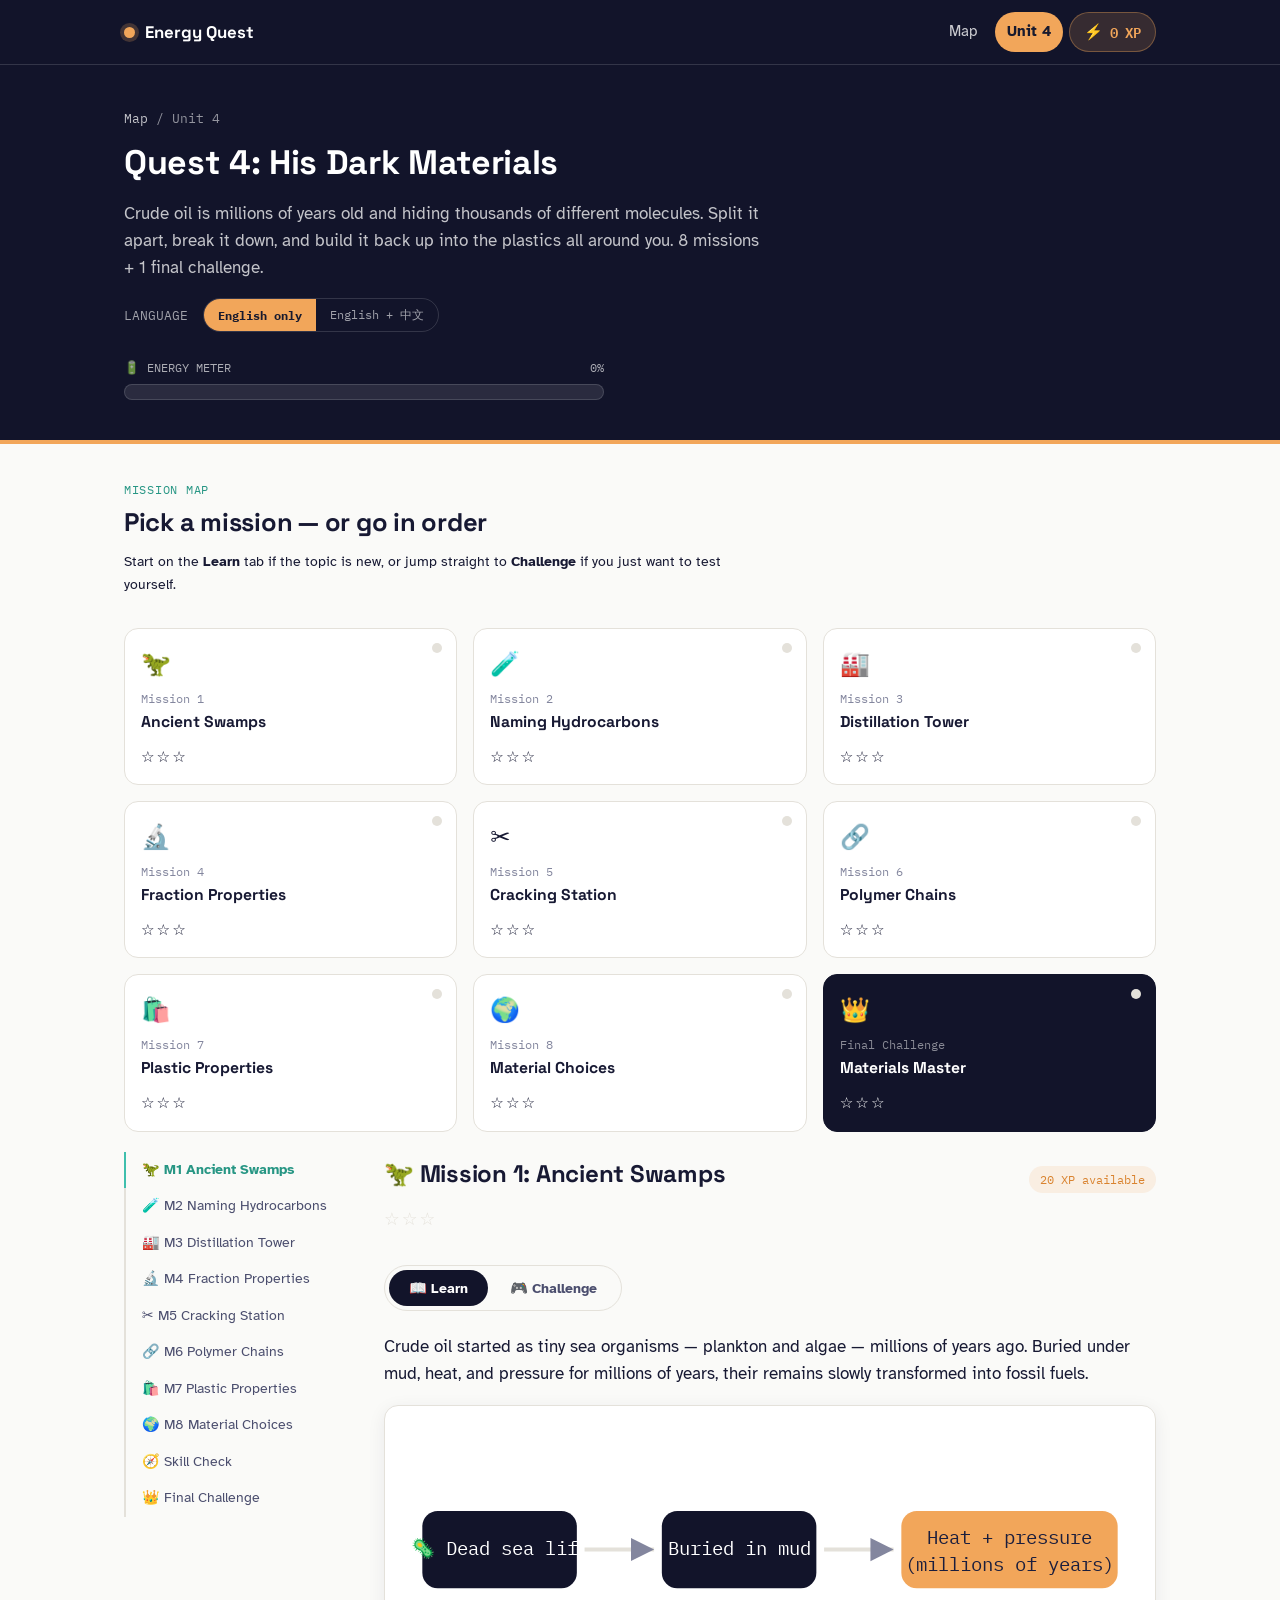
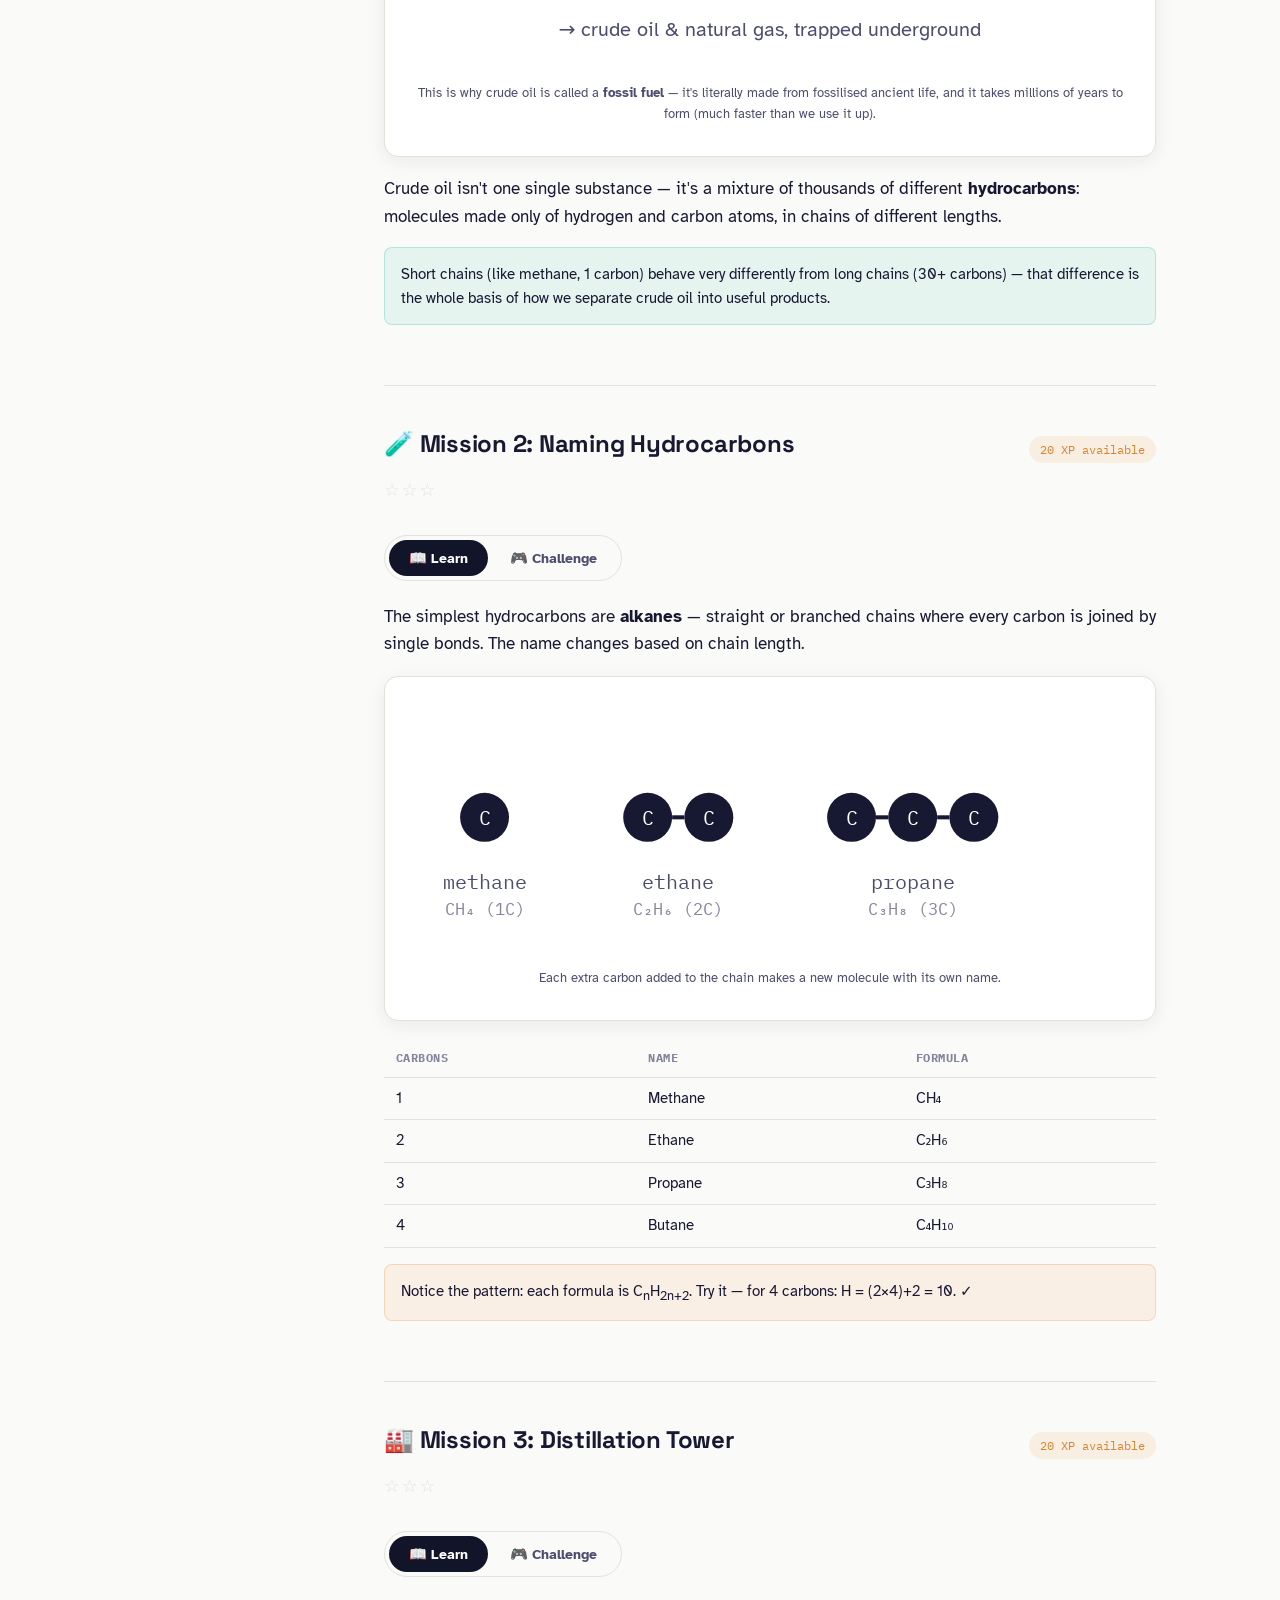
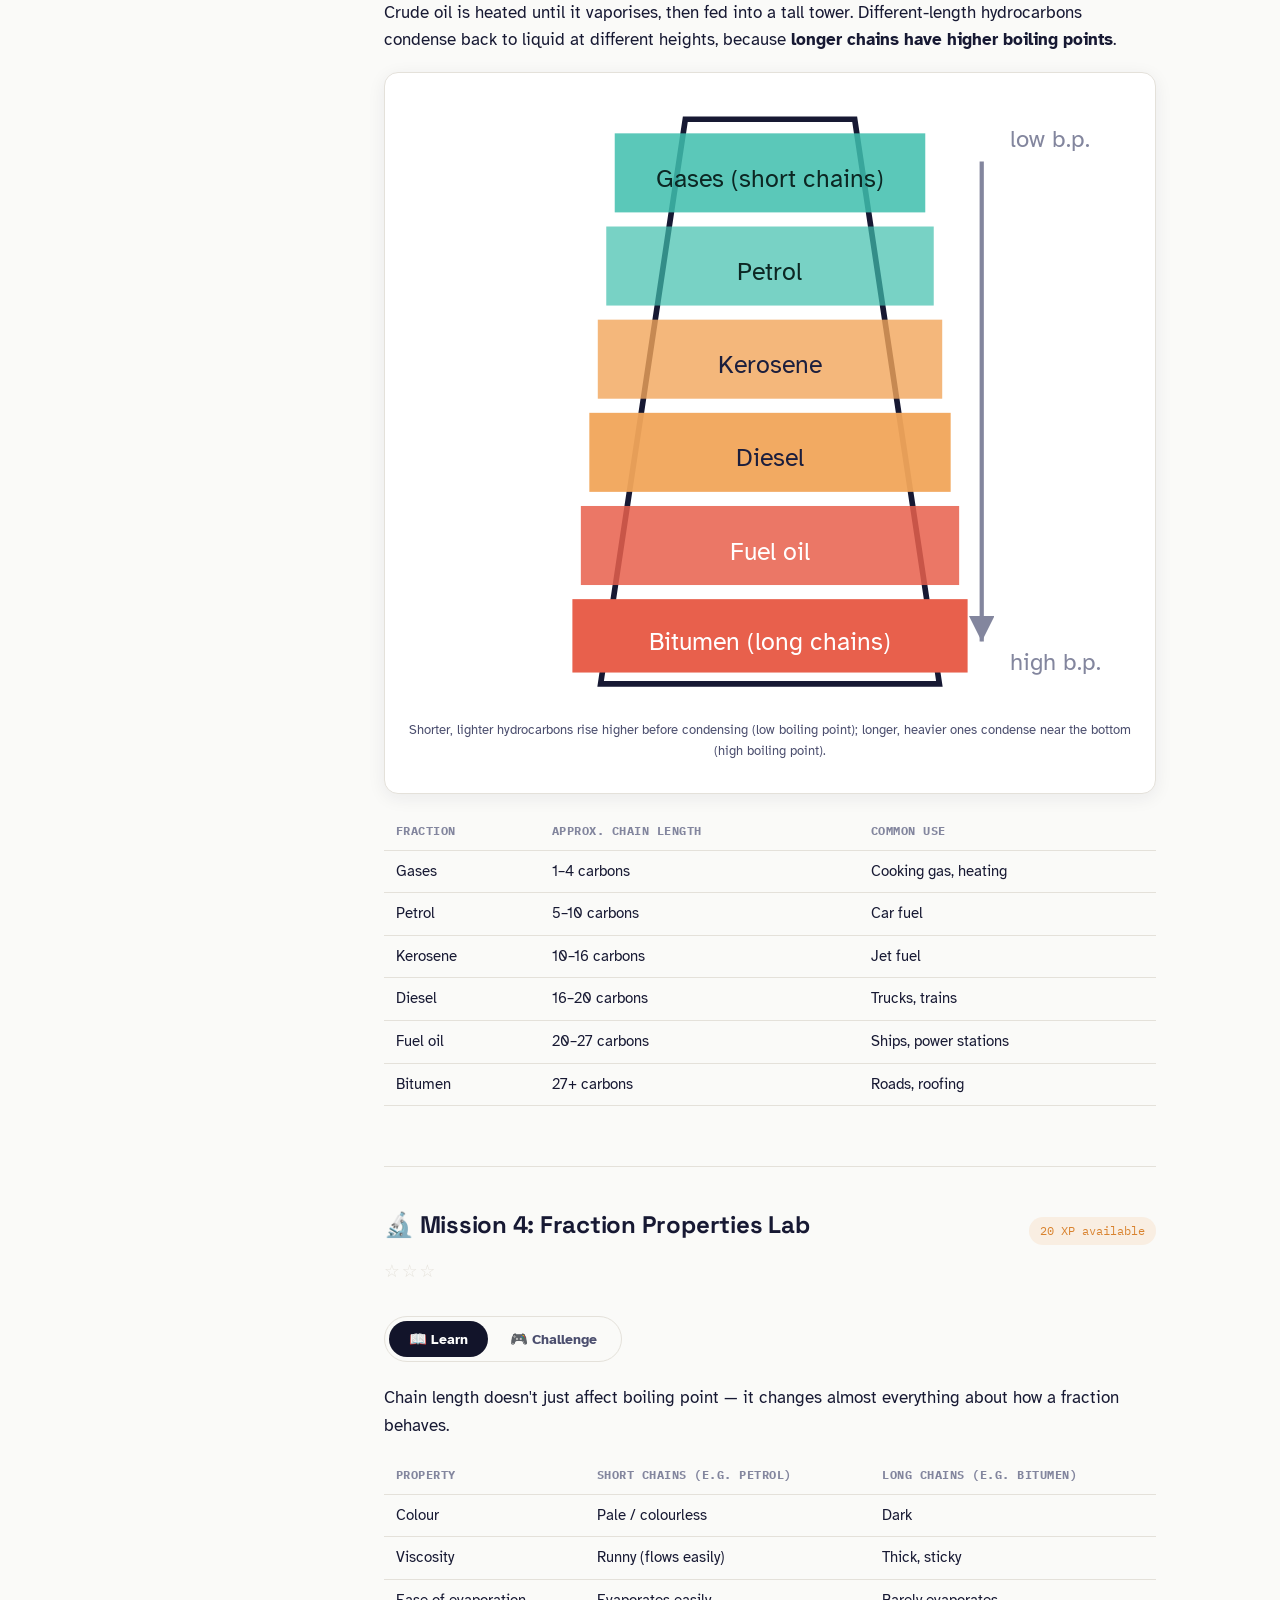
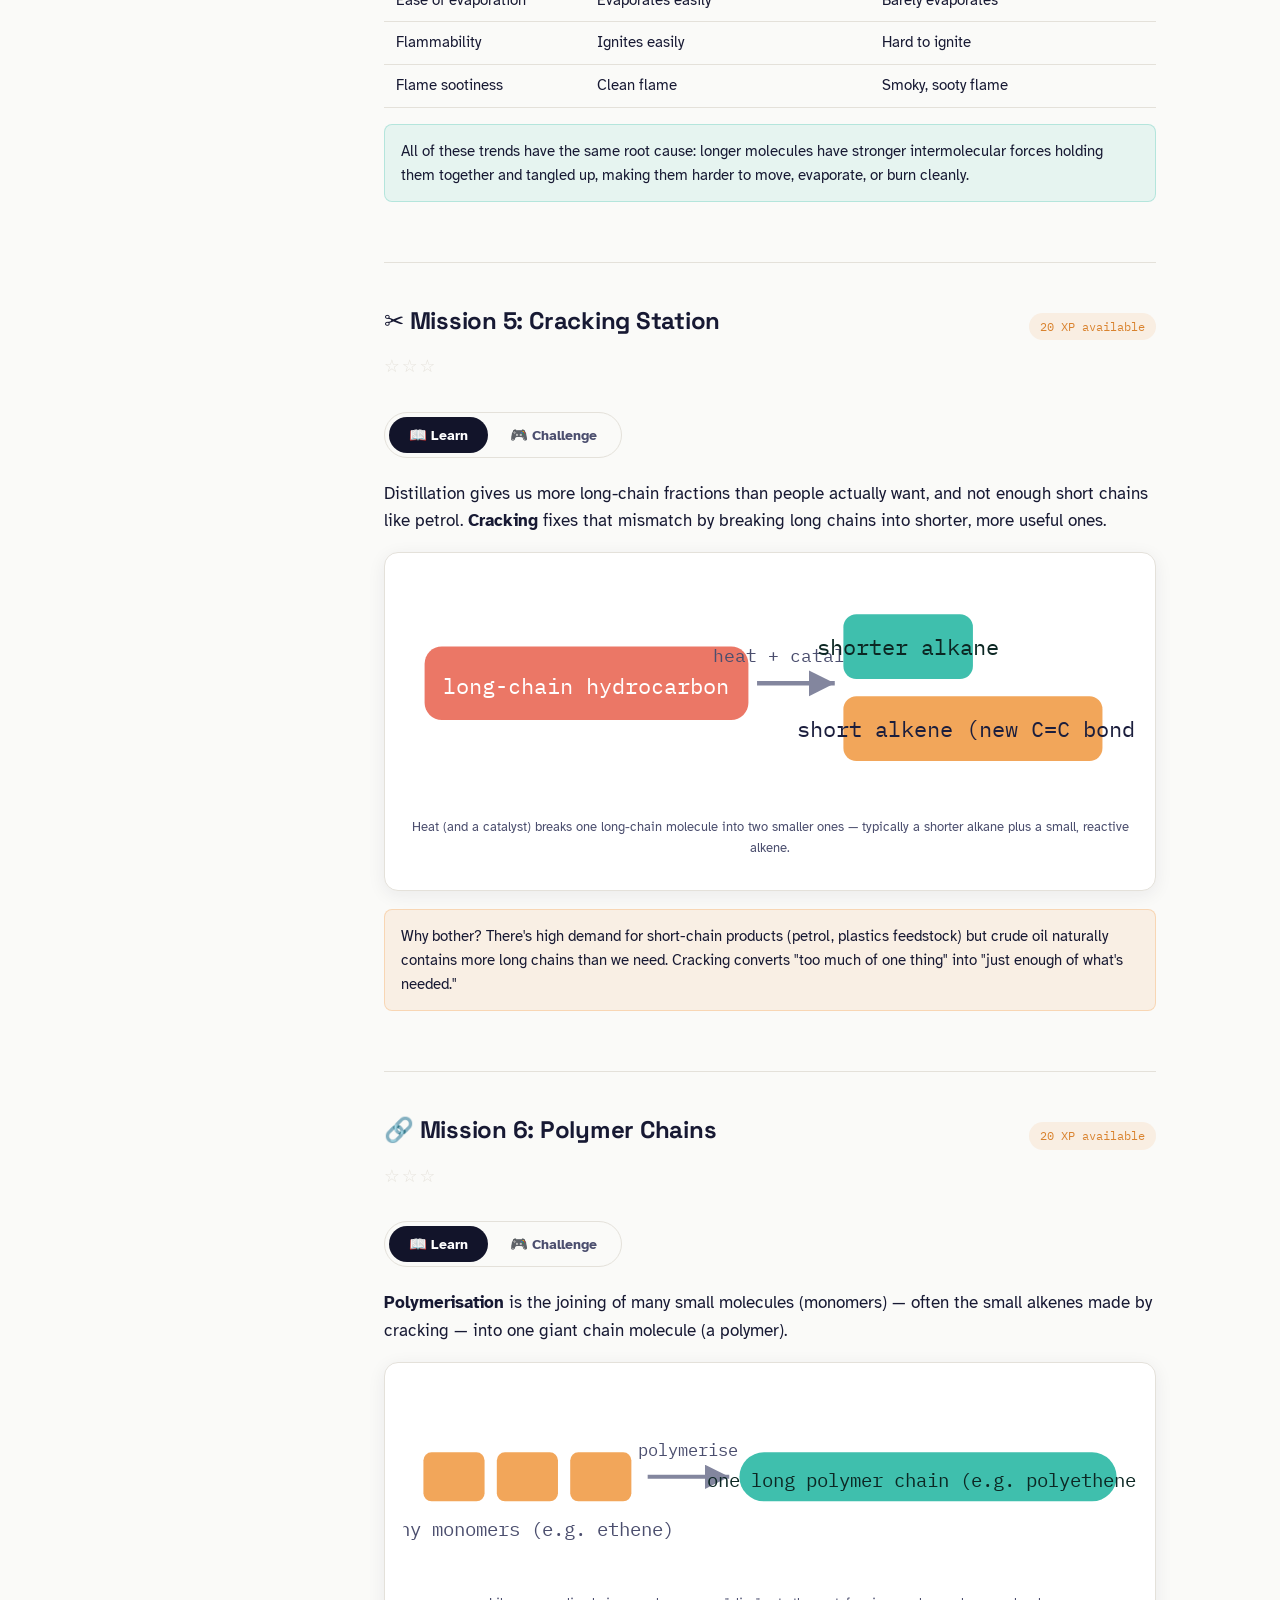
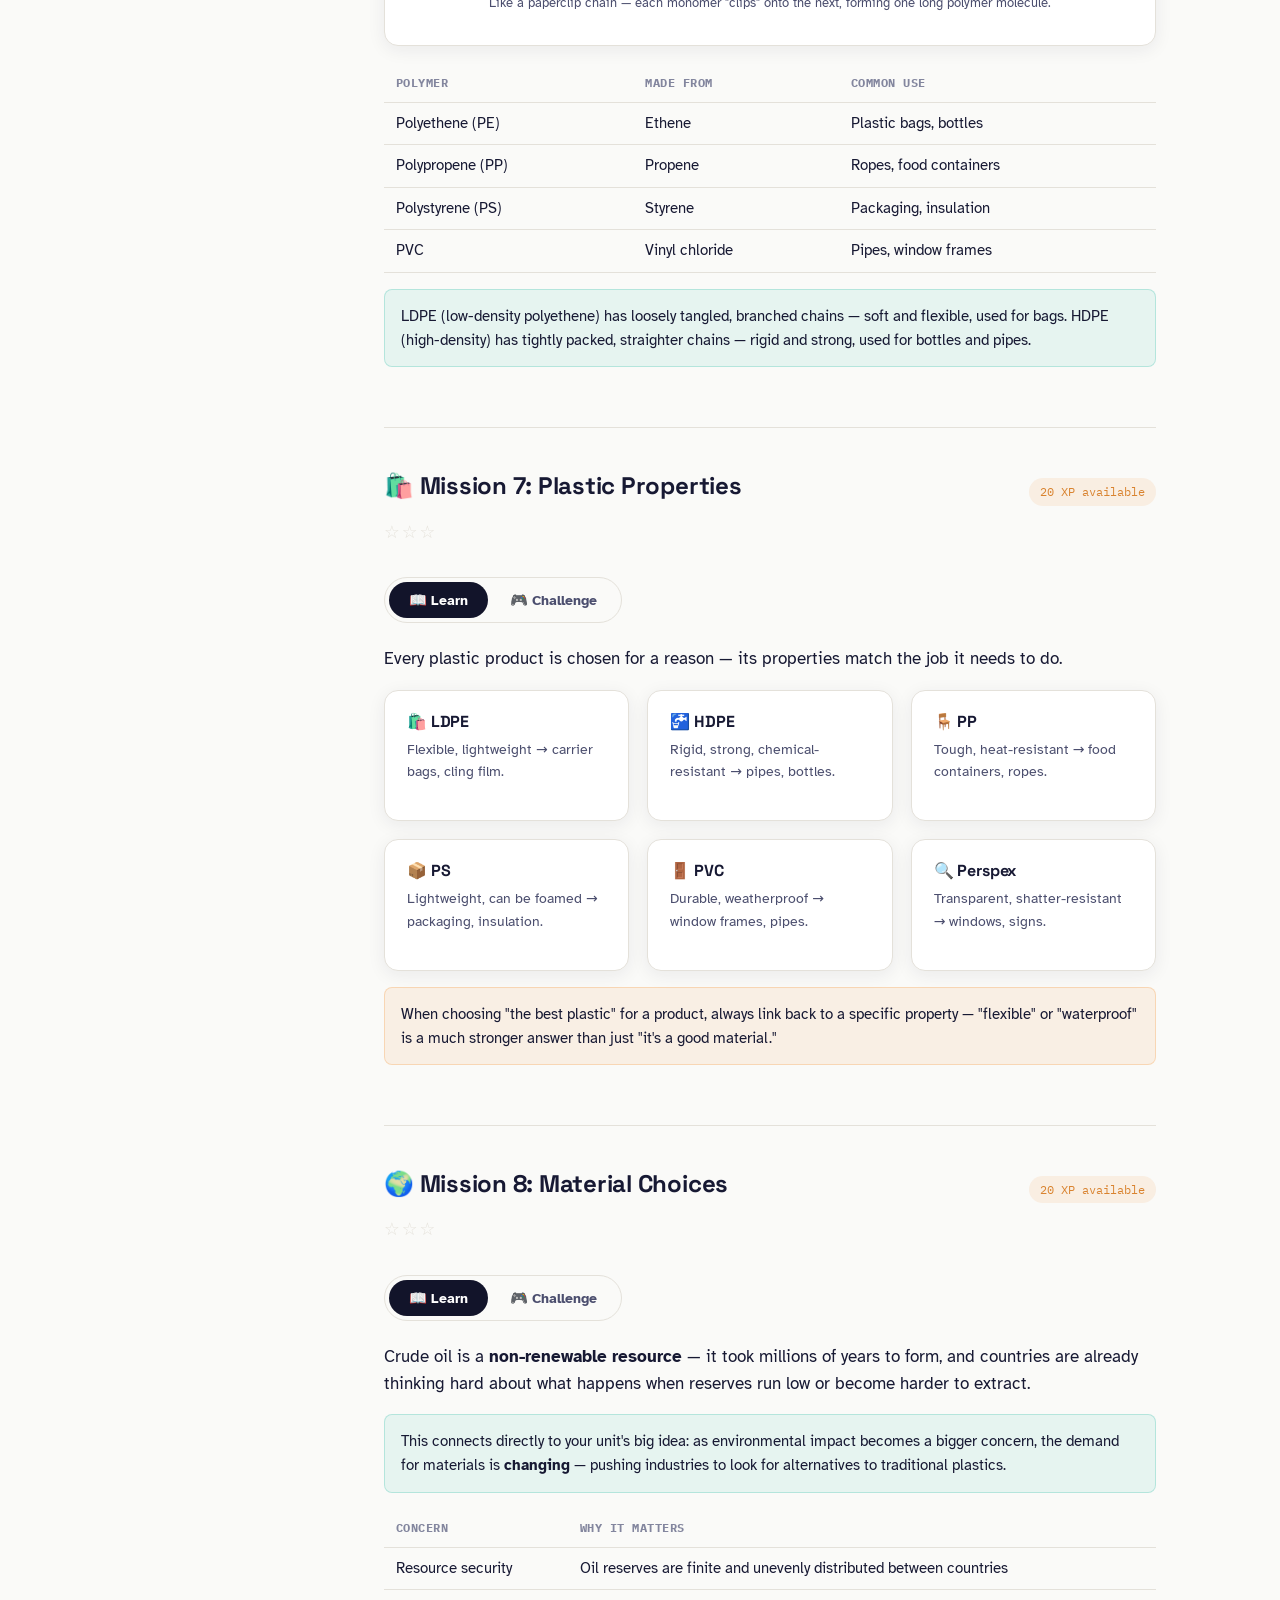
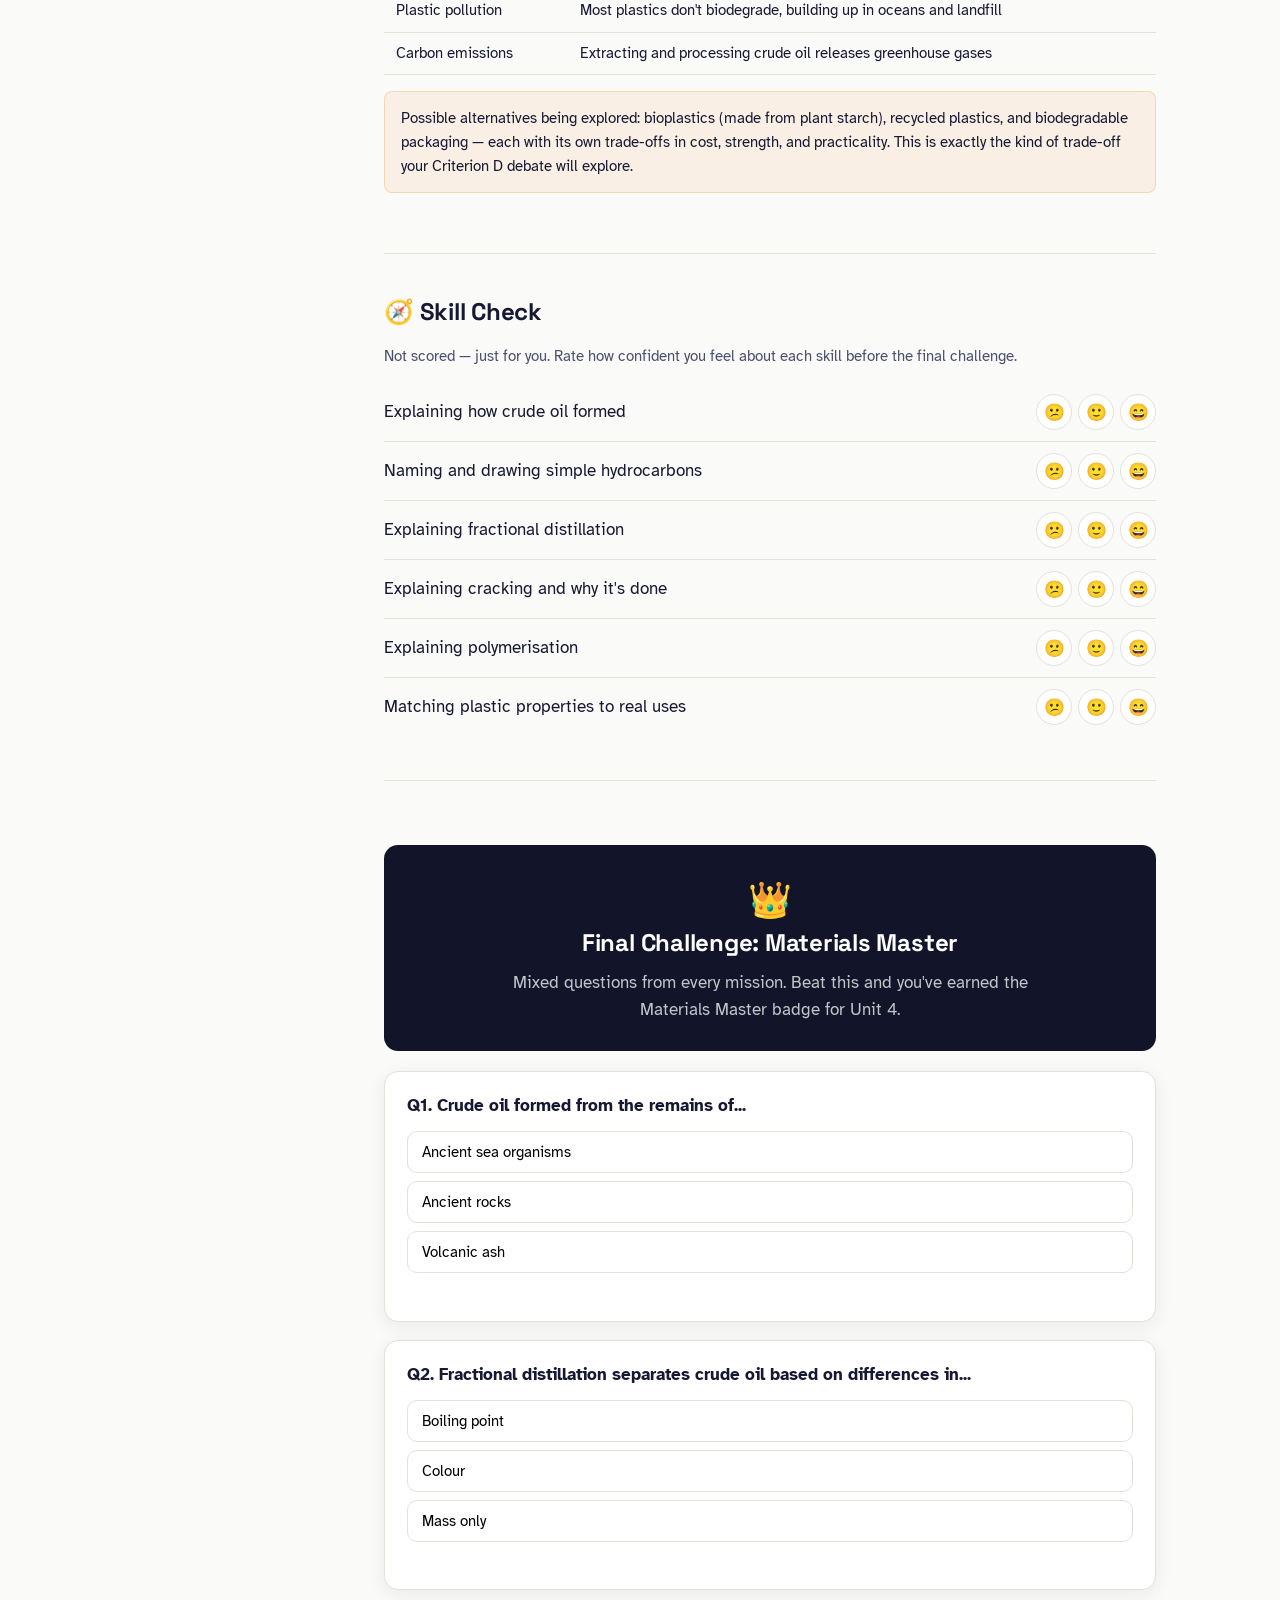
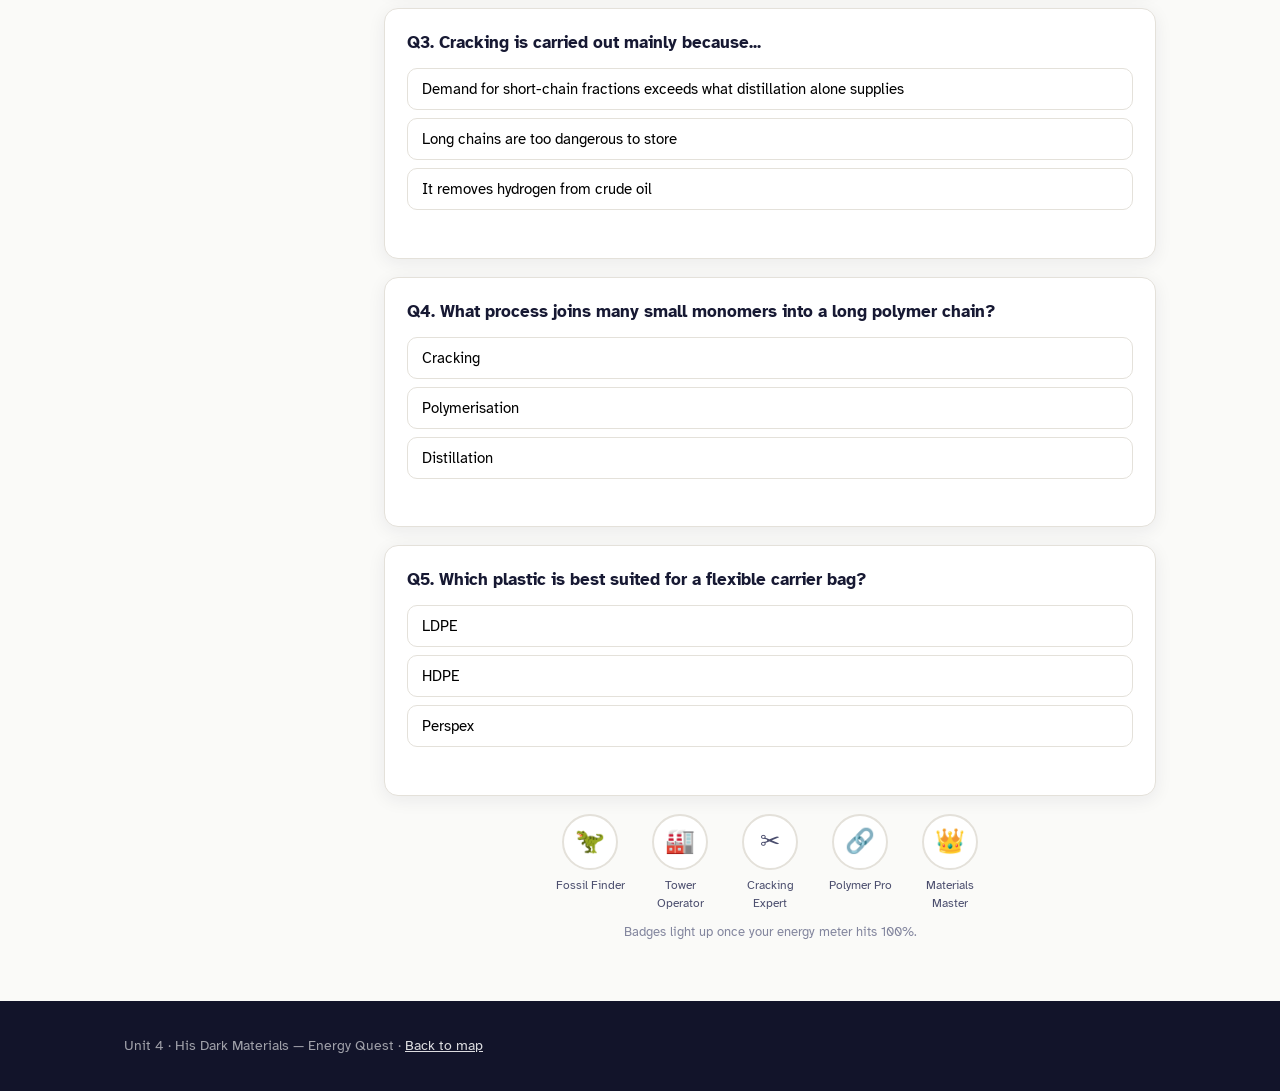
<file: unit4.html>
<!DOCTYPE html>
<html lang="en">
<head>
<meta charset="UTF-8">
<meta name="viewport" content="width=device-width, initial-scale=1.0">
<title>Unit 4 · Energy Quest</title>
<link rel="stylesheet" href="styles.css">
</head>
<body>

<nav class="topnav">
  <div class="wrap">
    <a href="index.html" class="brand"><span class="brand-dot"></span>Energy Quest</a>
    <div class="navlinks">
      <a href="index.html">Map</a>
      <a href="unit4.html" class="current">Unit 4</a>
      <span class="xp-pill"><span class="bolt">⚡</span><span id="xp-count">0</span> XP</span>
    </div>
  </div>
</nav>

<header class="unit-hero">
  <div class="wrap">
    <div class="breadcrumb"><a href="index.html">Map</a> / Unit 4</div>
    <h1 style="color:#fff;">Quest 4: His Dark Materials</h1>
    <p style="color:rgba(255,255,255,0.75);max-width:640px;">Crude oil is millions of years old and hiding thousands of different molecules. Split it apart, break it down, and build it back up into the plastics all around you. 8 missions + 1 final challenge.</p>

    <div style="margin-top:14px;">
      <span style="font-size:0.8rem;color:rgba(255,255,255,0.6);font-family:var(--font-mono);margin-right:10px;">LANGUAGE</span>
      <span class="lang-toggle">
        <button data-lang-btn="en" class="active">English only</button>
        <button data-lang-btn="bi">English + 中文</button>
      </span>
    </div>

    <div class="energy-meter-wrap">
      <div class="energy-meter-label"><span>🔋 ENERGY METER</span><span id="energy-meter-pct">0%</span></div>
      <div class="energy-meter"><div class="energy-meter-fill" id="energy-meter-fill"></div></div>
    </div>
  </div>
</header>

<div class="wrap" style="padding-top:36px;">
  <div class="section-head">
    <span class="kicker">Mission map</span>
    <h2>Pick a mission — or go in order</h2>
    <p style="font-size:0.9rem;">Start on the <strong>Learn</strong> tab if the topic is new, or jump straight to <strong>Challenge</strong> if you just want to test yourself.</p>
  </div>
  <div class="mission-map">
    <a href="#m1" class="mission-card" data-mission-card="1"><span class="m-status"></span><span class="m-icon">🦖</span><span class="m-num">Mission 1</span><div class="m-title">Ancient Swamps</div><span class="m-stars">☆☆☆</span></a>
    <a href="#m2" class="mission-card" data-mission-card="2"><span class="m-status"></span><span class="m-icon">🧪</span><span class="m-num">Mission 2</span><div class="m-title">Naming Hydrocarbons</div><span class="m-stars">☆☆☆</span></a>
    <a href="#m3" class="mission-card" data-mission-card="3"><span class="m-status"></span><span class="m-icon">🏭</span><span class="m-num">Mission 3</span><div class="m-title">Distillation Tower</div><span class="m-stars">☆☆☆</span></a>
    <a href="#m4" class="mission-card" data-mission-card="4"><span class="m-status"></span><span class="m-icon">🔬</span><span class="m-num">Mission 4</span><div class="m-title">Fraction Properties</div><span class="m-stars">☆☆☆</span></a>
    <a href="#m5" class="mission-card" data-mission-card="5"><span class="m-status"></span><span class="m-icon">✂️</span><span class="m-num">Mission 5</span><div class="m-title">Cracking Station</div><span class="m-stars">☆☆☆</span></a>
    <a href="#m6" class="mission-card" data-mission-card="6"><span class="m-status"></span><span class="m-icon">🔗</span><span class="m-num">Mission 6</span><div class="m-title">Polymer Chains</div><span class="m-stars">☆☆☆</span></a>
    <a href="#m7" class="mission-card" data-mission-card="7"><span class="m-status"></span><span class="m-icon">🛍️</span><span class="m-num">Mission 7</span><div class="m-title">Plastic Properties</div><span class="m-stars">☆☆☆</span></a>
    <a href="#m8" class="mission-card" data-mission-card="8"><span class="m-status"></span><span class="m-icon">🌍</span><span class="m-num">Mission 8</span><div class="m-title">Material Choices</div><span class="m-stars">☆☆☆</span></a>
    <a href="#boss" class="mission-card boss-card" data-mission-card="9"><span class="m-status"></span><span class="m-icon">👑</span><span class="m-num">Final Challenge</span><div class="m-title">Materials Master</div><span class="m-stars">☆☆☆</span></a>
  </div>
</div>

<div class="wrap" style="padding-top:20px;">
  <div class="unit-layout">

    <nav class="side-nav">
      <a href="#m1">🦖 M1 Ancient Swamps</a>
      <a href="#m2">🧪 M2 Naming Hydrocarbons</a>
      <a href="#m3">🏭 M3 Distillation Tower</a>
      <a href="#m4">🔬 M4 Fraction Properties</a>
      <a href="#m5">✂️ M5 Cracking Station</a>
      <a href="#m6">🔗 M6 Polymer Chains</a>
      <a href="#m7">🛍️ M7 Plastic Properties</a>
      <a href="#m8">🌍 M8 Material Choices</a>
      <a href="#skills">🧭 Skill Check</a>
      <a href="#boss">👑 Final Challenge</a>
    </nav>

    <main>

      <!-- ============ MISSION 1: ANCIENT SWAMPS ============ -->
      <section class="lo-block" id="m1">
        <div class="mission-header-row">
          <h2>🦖 Mission 1: Ancient Swamps</h2>
          <span class="mission-xp-tag">20 XP available</span>
        </div>
        <p class="mission-stars-live" data-mission="1">☆☆☆</p>

        <div class="tab-switch">
          <button class="tab-btn active" data-tab-btn="learn" data-tab-group="m1">📖 Learn</button>
          <button class="tab-btn" data-tab-btn="challenge" data-tab-group="m1">🎮 Challenge</button>
        </div>

        <div class="tab-panel active" data-tab-panel="learn" data-tab-group="m1">
          <p>Crude oil started as tiny sea organisms — plankton and algae — millions of years ago. Buried under mud, heat, and pressure for millions of years, their remains slowly transformed into fossil fuels.</p>

          <div class="diagram-box">
            <svg viewBox="0 0 380 130">
              <g font-family="IBM Plex Mono, monospace" font-size="10" text-anchor="middle">
                <rect x="10" y="45" width="80" height="40" rx="8" fill="var(--bg-dark)"/><text x="50" y="68" fill="#fff">🦠 Dead sea life</text>
                <path d="M94 65 L130 65" stroke="var(--line)" stroke-width="2" marker-end="url(#o1)"/>
                <rect x="134" y="45" width="80" height="40" rx="8" fill="var(--bg-dark)"/><text x="174" y="68" fill="#fff">Buried in mud</text>
                <path d="M218 65 L254 65" stroke="var(--line)" stroke-width="2" marker-end="url(#o1)"/>
                <rect x="258" y="45" width="112" height="40" rx="8" fill="var(--amber)"/><text x="314" y="62" fill="#1B1E3D">Heat + pressure</text><text x="314" y="76" fill="#1B1E3D">(millions of years)</text>
              </g>
              <text x="190" y="110" text-anchor="middle" font-size="10.5" fill="var(--ink-soft)">→ crude oil &amp; natural gas, trapped underground</text>
              <defs><marker id="o1" markerWidth="8" markerHeight="8" refX="6" refY="3" orient="auto"><path d="M0,0 L6,3 L0,6 Z" fill="var(--ink-faint)"/></marker></defs>
            </svg>
            <p class="diagram-caption">This is why crude oil is called a <strong>fossil fuel</strong> — it's literally made from fossilised ancient life, and it takes millions of years to form (much faster than we use it up).</p>
          </div>

          <p>Crude oil isn't one single substance — it's a mixture of thousands of different <strong>hydrocarbons</strong>: molecules made only of hydrogen and carbon atoms, in chains of different lengths.</p>
          <div class="callout callout-teal">Short chains (like methane, 1 carbon) behave very differently from long chains (30+ carbons) — that difference is the whole basis of how we separate crude oil into useful products.</div>
        </div>

        <div class="tab-panel" data-tab-panel="challenge" data-tab-group="m1">
          <div class="quiz" data-mission="1" data-explain="Crude oil formed from the buried remains of ancient marine organisms like plankton and algae, transformed by heat and pressure over millions of years.">
            <div class="quiz-q">What did crude oil originally form from?</div>
            <div class="quiz-opts">
              <button class="quiz-opt" data-correct="false">Ancient trees and forests</button>
              <button class="quiz-opt" data-correct="true">Ancient sea organisms like plankton and algae</button>
              <button class="quiz-opt" data-correct="false">Volcanic rock</button>
            </div>
            <div class="quiz-feedback"></div>
          </div>

          <div class="quiz" data-mission="1" data-explain="Hydrocarbons are molecules made only of hydrogen and carbon atoms — the building blocks that make up crude oil.">
            <div class="quiz-q">What elements are hydrocarbon molecules made of?</div>
            <div class="quiz-opts">
              <button class="quiz-opt" data-correct="true">Hydrogen and carbon only</button>
              <button class="quiz-opt" data-correct="false">Oxygen and nitrogen only</button>
              <button class="quiz-opt" data-correct="false">Carbon and oxygen only</button>
            </div>
            <div class="quiz-feedback"></div>
          </div>
        </div>
      </section>

      <!-- ============ MISSION 2: NAMING HYDROCARBONS ============ -->
      <section class="lo-block" id="m2">
        <div class="mission-header-row">
          <h2>🧪 Mission 2: Naming Hydrocarbons</h2>
          <span class="mission-xp-tag">20 XP available</span>
        </div>
        <p class="mission-stars-live" data-mission="2">☆☆☆</p>

        <div class="tab-switch">
          <button class="tab-btn active" data-tab-btn="learn" data-tab-group="m2">📖 Learn</button>
          <button class="tab-btn" data-tab-btn="challenge" data-tab-group="m2">🎮 Challenge</button>
        </div>

        <div class="tab-panel active" data-tab-panel="learn" data-tab-group="m2">
          <p>The simplest hydrocarbons are <strong>alkanes</strong> — straight or branched chains where every carbon is joined by single bonds. The name changes based on chain length.</p>

          <div class="diagram-box">
            <svg viewBox="0 0 360 130">
              <g font-family="IBM Plex Mono, monospace" font-size="10" text-anchor="middle">
                <circle cx="40" cy="60" r="12" fill="var(--ink)"/><text x="40" y="64" fill="#fff">C</text>
                <text x="40" y="95" fill="var(--ink-soft)">methane</text><text x="40" y="108" fill="var(--ink-faint)" font-size="8.5">CH₄ (1C)</text>

                <circle cx="120" cy="60" r="12" fill="var(--ink)"/><text x="120" y="64" fill="#fff">C</text>
                <circle cx="150" cy="60" r="12" fill="var(--ink)"/><text x="150" y="64" fill="#fff">C</text>
                <line x1="132" y1="60" x2="138" y2="60" stroke="var(--ink)" stroke-width="2"/>
                <text x="135" y="95" fill="var(--ink-soft)">ethane</text><text x="135" y="108" fill="var(--ink-faint)" font-size="8.5">C₂H₆ (2C)</text>

                <circle cx="220" cy="60" r="12" fill="var(--ink)"/><text x="220" y="64" fill="#fff">C</text>
                <circle cx="250" cy="60" r="12" fill="var(--ink)"/><text x="250" y="64" fill="#fff">C</text>
                <circle cx="280" cy="60" r="12" fill="var(--ink)"/><text x="280" y="64" fill="#fff">C</text>
                <line x1="232" y1="60" x2="238" y2="60" stroke="var(--ink)" stroke-width="2"/>
                <line x1="262" y1="60" x2="268" y2="60" stroke="var(--ink)" stroke-width="2"/>
                <text x="250" y="95" fill="var(--ink-soft)">propane</text><text x="250" y="108" fill="var(--ink-faint)" font-size="8.5">C₃H₈ (3C)</text>
              </g>
            </svg>
            <p class="diagram-caption">Each extra carbon added to the chain makes a new molecule with its own name.</p>
          </div>

          <table class="data">
            <tr><th>Carbons</th><th>Name</th><th>Formula</th></tr>
            <tr><td>1</td><td>Methane</td><td>CH₄</td></tr>
            <tr><td>2</td><td>Ethane</td><td>C₂H₆</td></tr>
            <tr><td>3</td><td>Propane</td><td>C₃H₈</td></tr>
            <tr><td>4</td><td>Butane</td><td>C₄H₁₀</td></tr>
          </table>
          <div class="callout callout-amber">Notice the pattern: each formula is C<sub>n</sub>H<sub>2n+2</sub>. Try it — for 4 carbons: H = (2×4)+2 = 10. ✓</div>
        </div>

        <div class="tab-panel" data-tab-panel="challenge" data-tab-group="m2">
          <div class="quiz" data-mission="2" data-explain="Propane has 3 carbon atoms — its name comes right after ethane (2 carbons) in the alkane naming sequence.">
            <div class="quiz-q">How many carbon atoms does propane have?</div>
            <div class="quiz-opts">
              <button class="quiz-opt" data-correct="false">2</button>
              <button class="quiz-opt" data-correct="true">3</button>
              <button class="quiz-opt" data-correct="false">4</button>
            </div>
            <div class="quiz-feedback"></div>
          </div>

          <div class="quiz" data-mission="2" data-explain="Using CₙH₂ₙ₊₂ with n=5: H = (2×5)+2 = 12, so C₅H₁₂.">
            <div class="quiz-q">Using the pattern CₙH₂ₙ₊₂, what's the formula for a 5-carbon alkane (pentane)?</div>
            <div class="quiz-opts">
              <button class="quiz-opt" data-correct="false">C₅H₁₀</button>
              <button class="quiz-opt" data-correct="true">C₅H₁₂</button>
              <button class="quiz-opt" data-correct="false">C₅H₁₄</button>
            </div>
            <div class="quiz-feedback"></div>
          </div>
        </div>
      </section>

      <!-- ============ MISSION 3: DISTILLATION TOWER ============ -->
      <section class="lo-block" id="m3">
        <div class="mission-header-row">
          <h2>🏭 Mission 3: Distillation Tower</h2>
          <span class="mission-xp-tag">20 XP available</span>
        </div>
        <p class="mission-stars-live" data-mission="3">☆☆☆</p>

        <div class="tab-switch">
          <button class="tab-btn active" data-tab-btn="learn" data-tab-group="m3">📖 Learn</button>
          <button class="tab-btn" data-tab-btn="challenge" data-tab-group="m3">🎮 Challenge</button>
        </div>

        <div class="tab-panel active" data-tab-panel="learn" data-tab-group="m3">
          <p>Crude oil is heated until it vaporises, then fed into a tall tower. Different-length hydrocarbons condense back to liquid at different heights, because <strong>longer chains have higher boiling points</strong>.</p>

          <div class="diagram-box">
            <svg viewBox="0 0 260 220">
              <polygon points="100,10 160,10 190,210 70,210" fill="none" stroke="var(--ink)" stroke-width="2"/>
              <rect x="75" y="15" width="110" height="28" fill="var(--teal)" opacity="0.85"/><text x="130" y="34" text-anchor="middle" font-size="9" fill="#0C2723">Gases (short chains)</text>
              <rect x="72" y="48" width="116" height="28" fill="var(--teal)" opacity="0.7"/><text x="130" y="67" text-anchor="middle" font-size="9" fill="#0C2723">Petrol</text>
              <rect x="69" y="81" width="122" height="28" fill="var(--amber)" opacity="0.8"/><text x="130" y="100" text-anchor="middle" font-size="9" fill="#1B1E3D">Kerosene</text>
              <rect x="66" y="114" width="128" height="28" fill="var(--amber)" opacity="0.95"/><text x="130" y="133" text-anchor="middle" font-size="9" fill="#1B1E3D">Diesel</text>
              <rect x="63" y="147" width="134" height="28" fill="var(--coral)" opacity="0.85"/><text x="130" y="166" text-anchor="middle" font-size="9" fill="#fff">Fuel oil</text>
              <rect x="60" y="180" width="140" height="26" fill="var(--coral)"/><text x="130" y="198" text-anchor="middle" font-size="9" fill="#fff">Bitumen (long chains)</text>
              <text x="215" y="20" font-size="8.5" fill="var(--ink-faint)">low b.p.</text>
              <text x="215" y="205" font-size="8.5" fill="var(--ink-faint)">high b.p.</text>
              <path d="M205 25 L205 195" stroke="var(--ink-faint)" stroke-width="1.5" marker-end="url(#o3)"/>
              <defs><marker id="o3" markerWidth="8" markerHeight="8" refX="6" refY="3" orient="auto"><path d="M0,0 L6,3 L0,6 Z" fill="var(--ink-faint)"/></marker></defs>
            </svg>
            <p class="diagram-caption">Shorter, lighter hydrocarbons rise higher before condensing (low boiling point); longer, heavier ones condense near the bottom (high boiling point).</p>
          </div>

          <table class="data">
            <tr><th>Fraction</th><th>Approx. chain length</th><th>Common use</th></tr>
            <tr><td>Gases</td><td>1–4 carbons</td><td>Cooking gas, heating</td></tr>
            <tr><td>Petrol</td><td>5–10 carbons</td><td>Car fuel</td></tr>
            <tr><td>Kerosene</td><td>10–16 carbons</td><td>Jet fuel</td></tr>
            <tr><td>Diesel</td><td>16–20 carbons</td><td>Trucks, trains</td></tr>
            <tr><td>Fuel oil</td><td>20–27 carbons</td><td>Ships, power stations</td></tr>
            <tr><td>Bitumen</td><td>27+ carbons</td><td>Roads, roofing</td></tr>
          </table>
        </div>

        <div class="tab-panel" data-tab-panel="challenge" data-tab-group="m3">
          <div class="quiz" data-mission="3" data-explain="Longer hydrocarbon chains have stronger intermolecular forces between molecules, so they need more energy (a higher temperature) to boil and vaporise.">
            <div class="quiz-q">Why do longer hydrocarbon chains have higher boiling points?</div>
            <div class="quiz-opts">
              <button class="quiz-opt" data-correct="true">Stronger forces between longer molecules need more energy to overcome</button>
              <button class="quiz-opt" data-correct="false">Longer molecules are lighter</button>
              <button class="quiz-opt" data-correct="false">Boiling point has nothing to do with chain length</button>
            </div>
            <div class="quiz-feedback"></div>
          </div>

          <div class="quiz" data-mission="3" data-explain="Gases (short chains, low boiling point) rise to the top of the fractionating column and condense there, since they stay gaseous until the temperature is quite low.">
            <div class="quiz-q">Where in the distillation tower do gases (short-chain hydrocarbons) condense?</div>
            <div class="quiz-opts">
              <button class="quiz-opt" data-correct="true">Near the top</button>
              <button class="quiz-opt" data-correct="false">Near the bottom</button>
              <button class="quiz-opt" data-correct="false">They don't condense at all</button>
            </div>
            <div class="quiz-feedback"></div>
          </div>
        </div>
      </section>

      <!-- ============ MISSION 4: FRACTION PROPERTIES ============ -->
      <section class="lo-block" id="m4">
        <div class="mission-header-row">
          <h2>🔬 Mission 4: Fraction Properties Lab</h2>
          <span class="mission-xp-tag">20 XP available</span>
        </div>
        <p class="mission-stars-live" data-mission="4">☆☆☆</p>

        <div class="tab-switch">
          <button class="tab-btn active" data-tab-btn="learn" data-tab-group="m4">📖 Learn</button>
          <button class="tab-btn" data-tab-btn="challenge" data-tab-group="m4">🎮 Challenge</button>
        </div>

        <div class="tab-panel active" data-tab-panel="learn" data-tab-group="m4">
          <p>Chain length doesn't just affect boiling point — it changes almost everything about how a fraction behaves.</p>
          <table class="data">
            <tr><th>Property</th><th>Short chains (e.g. petrol)</th><th>Long chains (e.g. bitumen)</th></tr>
            <tr><td>Colour</td><td>Pale / colourless</td><td>Dark</td></tr>
            <tr><td>Viscosity</td><td>Runny (flows easily)</td><td>Thick, sticky</td></tr>
            <tr><td>Ease of evaporation</td><td>Evaporates easily</td><td>Barely evaporates</td></tr>
            <tr><td>Flammability</td><td>Ignites easily</td><td>Hard to ignite</td></tr>
            <tr><td>Flame sootiness</td><td>Clean flame</td><td>Smoky, sooty flame</td></tr>
          </table>
          <div class="callout callout-teal">All of these trends have the same root cause: longer molecules have stronger intermolecular forces holding them together and tangled up, making them harder to move, evaporate, or burn cleanly.</div>
        </div>

        <div class="tab-panel" data-tab-panel="challenge" data-tab-group="m4">
          <div class="quiz" data-mission="4" data-explain="Short-chain fractions like petrol are runny and flow easily — long chains like bitumen are thick and sticky (high viscosity).">
            <div class="quiz-q">Which fraction would you expect to be the most viscous (thickest)?</div>
            <div class="quiz-opts">
              <button class="quiz-opt" data-correct="false">Petrol</button>
              <button class="quiz-opt" data-correct="false">Kerosene</button>
              <button class="quiz-opt" data-correct="true">Bitumen</button>
            </div>
            <div class="quiz-feedback"></div>
          </div>

          <div class="quiz" data-mission="4" data-explain="Long-chain fractions don't burn completely, producing more unburned carbon particles — visible as soot and smoke.">
            <div class="quiz-q">Why do long-chain fractions burn with a smokier, sootier flame than short chains?</div>
            <div class="quiz-opts">
              <button class="quiz-opt" data-correct="true">They don't combust as completely, leaving unburned carbon particles</button>
              <button class="quiz-opt" data-correct="false">They contain more oxygen</button>
              <button class="quiz-opt" data-correct="false">They are colder when burning</button>
            </div>
            <div class="quiz-feedback"></div>
          </div>
        </div>
      </section>

      <!-- ============ MISSION 5: CRACKING STATION ============ -->
      <section class="lo-block" id="m5">
        <div class="mission-header-row">
          <h2>✂️ Mission 5: Cracking Station</h2>
          <span class="mission-xp-tag">20 XP available</span>
        </div>
        <p class="mission-stars-live" data-mission="5">☆☆☆</p>

        <div class="tab-switch">
          <button class="tab-btn active" data-tab-btn="learn" data-tab-group="m5">📖 Learn</button>
          <button class="tab-btn" data-tab-btn="challenge" data-tab-group="m5">🎮 Challenge</button>
        </div>

        <div class="tab-panel active" data-tab-panel="learn" data-tab-group="m5">
          <p>Distillation gives us more long-chain fractions than people actually want, and not enough short chains like petrol. <strong>Cracking</strong> fixes that mismatch by breaking long chains into shorter, more useful ones.</p>

          <div class="diagram-box">
            <svg viewBox="0 0 340 110">
              <g font-family="IBM Plex Mono, monospace" font-size="10" text-anchor="middle">
                <rect x="10" y="35" width="150" height="34" rx="8" fill="var(--coral)" opacity="0.85"/><text x="85" y="57" fill="#fff">long-chain hydrocarbon</text>
                <path d="M164 52 L200 52" stroke="var(--ink-faint)" stroke-width="2" marker-end="url(#o5)"/>
                <text x="182" y="42" font-size="8.5" fill="var(--ink-soft)">heat + catalyst</text>
                <rect x="204" y="20" width="60" height="30" rx="6" fill="var(--teal)"/><text x="234" y="39" fill="#0C2723">shorter alkane</text>
                <rect x="204" y="58" width="120" height="30" rx="6" fill="var(--amber)"/><text x="264" y="77" fill="#1B1E3D">short alkene (new C=C bond)</text>
              </g>
              <defs><marker id="o5" markerWidth="8" markerHeight="8" refX="6" refY="3" orient="auto"><path d="M0,0 L6,3 L0,6 Z" fill="var(--ink-faint)"/></marker></defs>
            </svg>
            <p class="diagram-caption">Heat (and a catalyst) breaks one long-chain molecule into two smaller ones — typically a shorter alkane plus a small, reactive alkene.</p>
          </div>

          <div class="callout callout-amber">Why bother? There's high demand for short-chain products (petrol, plastics feedstock) but crude oil naturally contains more long chains than we need. Cracking converts "too much of one thing" into "just enough of what's needed."</div>
        </div>

        <div class="tab-panel" data-tab-panel="challenge" data-tab-group="m5">
          <div class="quiz" data-mission="5" data-explain="Cracking breaks long-chain hydrocarbons into shorter, more useful molecules like petrol — matching supply to what's actually in demand.">
            <div class="quiz-q">What does cracking do to a long-chain hydrocarbon?</div>
            <div class="quiz-opts">
              <button class="quiz-opt" data-correct="true">Breaks it into shorter, more useful molecules</button>
              <button class="quiz-opt" data-correct="false">Joins it to another long chain</button>
              <button class="quiz-opt" data-correct="false">Removes all the hydrogen atoms</button>
            </div>
            <div class="quiz-feedback"></div>
          </div>

          <div class="quiz" data-mission="5" data-explain="Distillation alone produces more long-chain fractions than there's demand for, and not enough short chains like petrol — cracking rebalances the supply.">
            <div class="quiz-q">Why is cracking carried out at all?</div>
            <div class="quiz-opts">
              <button class="quiz-opt" data-correct="true">Demand for short-chain products is higher than distillation alone can supply</button>
              <button class="quiz-opt" data-correct="false">It removes impurities from crude oil</button>
              <button class="quiz-opt" data-correct="false">It's required before distillation can happen</button>
            </div>
            <div class="quiz-feedback"></div>
          </div>
        </div>
      </section>

      <!-- ============ MISSION 6: POLYMER CHAINS ============ -->
      <section class="lo-block" id="m6">
        <div class="mission-header-row">
          <h2>🔗 Mission 6: Polymer Chains</h2>
          <span class="mission-xp-tag">20 XP available</span>
        </div>
        <p class="mission-stars-live" data-mission="6">☆☆☆</p>

        <div class="tab-switch">
          <button class="tab-btn active" data-tab-btn="learn" data-tab-group="m6">📖 Learn</button>
          <button class="tab-btn" data-tab-btn="challenge" data-tab-group="m6">🎮 Challenge</button>
        </div>

        <div class="tab-panel active" data-tab-panel="learn" data-tab-group="m6">
          <p><strong>Polymerisation</strong> is the joining of many small molecules (monomers) — often the small alkenes made by cracking — into one giant chain molecule (a polymer).</p>

          <div class="diagram-box">
            <svg viewBox="0 0 360 100">
              <g font-family="IBM Plex Mono, monospace" font-size="9.5">
                <rect x="10" y="35" width="30" height="24" rx="4" fill="var(--amber)"/>
                <rect x="46" y="35" width="30" height="24" rx="4" fill="var(--amber)"/>
                <rect x="82" y="35" width="30" height="24" rx="4" fill="var(--amber)"/>
                <text x="60" y="76" text-anchor="middle" fill="var(--ink-soft)">many monomers (e.g. ethene)</text>
                <path d="M120 47 L160 47" stroke="var(--ink-faint)" stroke-width="2" marker-end="url(#o6)"/>
                <text x="140" y="37" text-anchor="middle" font-size="8.5" fill="var(--ink-soft)">polymerise</text>
                <rect x="165" y="35" width="185" height="24" rx="12" fill="var(--teal)"/>
                <text x="257" y="52" text-anchor="middle" fill="#0C2723">one long polymer chain (e.g. polyethene)</text>
              </g>
              <defs><marker id="o6" markerWidth="8" markerHeight="8" refX="6" refY="3" orient="auto"><path d="M0,0 L6,3 L0,6 Z" fill="var(--ink-faint)"/></marker></defs>
            </svg>
            <p class="diagram-caption">Like a paperclip chain — each monomer "clips" onto the next, forming one long polymer molecule.</p>
          </div>

          <table class="data">
            <tr><th>Polymer</th><th>Made from</th><th>Common use</th></tr>
            <tr><td>Polyethene (PE)</td><td>Ethene</td><td>Plastic bags, bottles</td></tr>
            <tr><td>Polypropene (PP)</td><td>Propene</td><td>Ropes, food containers</td></tr>
            <tr><td>Polystyrene (PS)</td><td>Styrene</td><td>Packaging, insulation</td></tr>
            <tr><td>PVC</td><td>Vinyl chloride</td><td>Pipes, window frames</td></tr>
          </table>
          <div class="callout callout-teal">LDPE (low-density polyethene) has loosely tangled, branched chains — soft and flexible, used for bags. HDPE (high-density) has tightly packed, straighter chains — rigid and strong, used for bottles and pipes.</div>
        </div>

        <div class="tab-panel" data-tab-panel="challenge" data-tab-group="m6">
          <div class="quiz" data-mission="6" data-explain="Polymerisation is the process where many small monomer molecules join together to form one large polymer chain.">
            <div class="quiz-q">What is polymerisation?</div>
            <div class="quiz-opts">
              <button class="quiz-opt" data-correct="true">Many small monomers joining into one long polymer chain</button>
              <button class="quiz-opt" data-correct="false">Breaking a long chain into smaller pieces</button>
              <button class="quiz-opt" data-correct="false">Burning a hydrocarbon completely</button>
            </div>
            <div class="quiz-feedback"></div>
          </div>

          <div class="quiz" data-mission="6" data-explain="HDPE has tightly packed, straight chains, giving it more rigidity and strength — ideal for bottles that need to hold their shape.">
            <div class="quiz-q">Which type of polyethene would be better for making a rigid plastic bottle?</div>
            <div class="quiz-opts">
              <button class="quiz-opt" data-correct="false">LDPE — loosely tangled chains</button>
              <button class="quiz-opt" data-correct="true">HDPE — tightly packed chains</button>
              <button class="quiz-opt" data-correct="false">Neither type can be rigid</button>
            </div>
            <div class="quiz-feedback"></div>
          </div>
        </div>
      </section>

      <!-- ============ MISSION 7: PLASTIC PROPERTIES ============ -->
      <section class="lo-block" id="m7">
        <div class="mission-header-row">
          <h2>🛍️ Mission 7: Plastic Properties</h2>
          <span class="mission-xp-tag">20 XP available</span>
        </div>
        <p class="mission-stars-live" data-mission="7">☆☆☆</p>

        <div class="tab-switch">
          <button class="tab-btn active" data-tab-btn="learn" data-tab-group="m7">📖 Learn</button>
          <button class="tab-btn" data-tab-btn="challenge" data-tab-group="m7">🎮 Challenge</button>
        </div>

        <div class="tab-panel active" data-tab-panel="learn" data-tab-group="m7">
          <p>Every plastic product is chosen for a reason — its properties match the job it needs to do.</p>
          <div class="grid grid-3">
            <div class="card"><h3 style="font-size:1rem;">🛍️ LDPE</h3><p style="font-size:0.88rem;color:var(--ink-soft);">Flexible, lightweight → carrier bags, cling film.</p></div>
            <div class="card"><h3 style="font-size:1rem;">🚰 HDPE</h3><p style="font-size:0.88rem;color:var(--ink-soft);">Rigid, strong, chemical-resistant → pipes, bottles.</p></div>
            <div class="card"><h3 style="font-size:1rem;">🪑 PP</h3><p style="font-size:0.88rem;color:var(--ink-soft);">Tough, heat-resistant → food containers, ropes.</p></div>
            <div class="card"><h3 style="font-size:1rem;">📦 PS</h3><p style="font-size:0.88rem;color:var(--ink-soft);">Lightweight, can be foamed → packaging, insulation.</p></div>
            <div class="card"><h3 style="font-size:1rem;">🚪 PVC</h3><p style="font-size:0.88rem;color:var(--ink-soft);">Durable, weatherproof → window frames, pipes.</p></div>
            <div class="card"><h3 style="font-size:1rem;">🔍 Perspex</h3><p style="font-size:0.88rem;color:var(--ink-soft);">Transparent, shatter-resistant → windows, signs.</p></div>
          </div>
          <div class="callout callout-amber">When choosing "the best plastic" for a product, always link back to a specific property — "flexible" or "waterproof" is a much stronger answer than just "it's a good material."</div>
        </div>

        <div class="tab-panel" data-tab-panel="challenge" data-tab-group="m7">
          <div class="quiz" data-mission="7" data-explain="HDPE's rigidity, strength and resistance to chemicals make it ideal for water pipes, which need to hold shape and resist damage over years of use.">
            <div class="quiz-q">Which plastic property makes HDPE a good choice for water pipes?</div>
            <div class="quiz-opts">
              <button class="quiz-opt" data-correct="true">Rigidity and chemical resistance</button>
              <button class="quiz-opt" data-correct="false">Being easily biodegradable</button>
              <button class="quiz-opt" data-correct="false">Being transparent</button>
            </div>
            <div class="quiz-feedback"></div>
          </div>

          <div class="quiz" data-mission="7" data-explain="LDPE's flexibility and light weight make it ideal for bags that need to bend, stretch, and be lightweight to carry.">
            <div class="quiz-q">Why is LDPE used for plastic carrier bags rather than HDPE?</div>
            <div class="quiz-opts">
              <button class="quiz-opt" data-correct="true">LDPE is flexible and lightweight</button>
              <button class="quiz-opt" data-correct="false">LDPE is more transparent</button>
              <button class="quiz-opt" data-correct="false">LDPE is heavier and stronger</button>
            </div>
            <div class="quiz-feedback"></div>
          </div>
        </div>
      </section>

      <!-- ============ MISSION 8: MATERIAL CHOICES ============ -->
      <section class="lo-block" id="m8">
        <div class="mission-header-row">
          <h2>🌍 Mission 8: Material Choices</h2>
          <span class="mission-xp-tag">20 XP available</span>
        </div>
        <p class="mission-stars-live" data-mission="8">☆☆☆</p>

        <div class="tab-switch">
          <button class="tab-btn active" data-tab-btn="learn" data-tab-group="m8">📖 Learn</button>
          <button class="tab-btn" data-tab-btn="challenge" data-tab-group="m8">🎮 Challenge</button>
        </div>

        <div class="tab-panel active" data-tab-panel="learn" data-tab-group="m8">
          <p>Crude oil is a <strong>non-renewable resource</strong> — it took millions of years to form, and countries are already thinking hard about what happens when reserves run low or become harder to extract.</p>
          <div class="callout callout-teal">This connects directly to your unit's big idea: as environmental impact becomes a bigger concern, the demand for materials is <strong>changing</strong> — pushing industries to look for alternatives to traditional plastics.</div>

          <table class="data">
            <tr><th>Concern</th><th>Why it matters</th></tr>
            <tr><td>Resource security</td><td>Oil reserves are finite and unevenly distributed between countries</td></tr>
            <tr><td>Plastic pollution</td><td>Most plastics don't biodegrade, building up in oceans and landfill</td></tr>
            <tr><td>Carbon emissions</td><td>Extracting and processing crude oil releases greenhouse gases</td></tr>
          </table>
          <div class="callout callout-amber">Possible alternatives being explored: bioplastics (made from plant starch), recycled plastics, and biodegradable packaging — each with its own trade-offs in cost, strength, and practicality. This is exactly the kind of trade-off your Criterion D debate will explore.</div>
        </div>

        <div class="tab-panel" data-tab-panel="challenge" data-tab-group="m8">
          <div class="quiz" data-mission="8" data-explain="Crude oil takes millions of years to form naturally — far slower than the rate at which humans extract and use it — which is exactly what makes a resource non-renewable.">
            <div class="quiz-q">Why is crude oil considered a non-renewable resource?</div>
            <div class="quiz-opts">
              <button class="quiz-opt" data-correct="true">It forms far slower than we use it up</button>
              <button class="quiz-opt" data-correct="false">It can be made instantly in a lab</button>
              <button class="quiz-opt" data-correct="false">It never runs out</button>
            </div>
            <div class="quiz-feedback"></div>
          </div>

          <div class="quiz" data-mission="8" data-explain="Most conventional plastics don't break down naturally, so they accumulate in landfills and oceans rather than decomposing like organic waste.">
            <div class="quiz-q">Why is plastic pollution such a persistent problem?</div>
            <div class="quiz-opts">
              <button class="quiz-opt" data-correct="true">Most plastics don't biodegrade, so they accumulate over time</button>
              <button class="quiz-opt" data-correct="false">Plastic dissolves harmlessly in water within days</button>
              <button class="quiz-opt" data-correct="false">Plastic pollution is not actually increasing</button>
            </div>
            <div class="quiz-feedback"></div>
          </div>
        </div>
      </section>

      <!-- SKILL CHECK -->
      <section class="lo-block" id="skills">
        <div class="mission-header-row"><h2>🧭 Skill Check</h2></div>
        <p style="font-size:0.94rem;color:var(--ink-soft);">Not scored — just for you. Rate how confident you feel about each skill before the final challenge.</p>
        <div id="confidence-list">
          <div class="confidence-row"><div>Explaining how crude oil formed</div><div class="confidence-btns"><button class="conf-btn">😕</button><button class="conf-btn">🙂</button><button class="conf-btn">😄</button></div></div>
          <div class="confidence-row"><div>Naming and drawing simple hydrocarbons</div><div class="confidence-btns"><button class="conf-btn">😕</button><button class="conf-btn">🙂</button><button class="conf-btn">😄</button></div></div>
          <div class="confidence-row"><div>Explaining fractional distillation</div><div class="confidence-btns"><button class="conf-btn">😕</button><button class="conf-btn">🙂</button><button class="conf-btn">😄</button></div></div>
          <div class="confidence-row"><div>Explaining cracking and why it's done</div><div class="confidence-btns"><button class="conf-btn">😕</button><button class="conf-btn">🙂</button><button class="conf-btn">😄</button></div></div>
          <div class="confidence-row"><div>Explaining polymerisation</div><div class="confidence-btns"><button class="conf-btn">😕</button><button class="conf-btn">🙂</button><button class="conf-btn">😄</button></div></div>
          <div class="confidence-row"><div>Matching plastic properties to real uses</div><div class="confidence-btns"><button class="conf-btn">😕</button><button class="conf-btn">🙂</button><button class="conf-btn">😄</button></div></div>
        </div>
      </section>

      <!-- BOSS -->
      <section class="lo-block" id="boss">
        <div class="boss-banner">
          <div class="m-icon">👑</div>
          <h2 style="color:#fff;">Final Challenge: Materials Master</h2>
          <p style="color:rgba(255,255,255,0.75);max-width:520px;margin:0 auto;">Mixed questions from every mission. Beat this and you've earned the Materials Master badge for Unit 4.</p>
        </div>

        <div class="quiz" data-mission="9" data-explain="Crude oil forms from ancient marine organisms buried and transformed by heat and pressure over millions of years.">
          <div class="quiz-q">Q1. Crude oil formed from the remains of...</div>
          <div class="quiz-opts">
            <button class="quiz-opt" data-correct="true">Ancient sea organisms</button>
            <button class="quiz-opt" data-correct="false">Ancient rocks</button>
            <button class="quiz-opt" data-correct="false">Volcanic ash</button>
          </div>
          <div class="quiz-feedback"></div>
        </div>

        <div class="quiz" data-mission="9" data-explain="Fractional distillation separates crude oil by boiling point — different chain lengths condense at different heights in the tower.">
          <div class="quiz-q">Q2. Fractional distillation separates crude oil based on differences in...</div>
          <div class="quiz-opts">
            <button class="quiz-opt" data-correct="true">Boiling point</button>
            <button class="quiz-opt" data-correct="false">Colour</button>
            <button class="quiz-opt" data-correct="false">Mass only</button>
          </div>
          <div class="quiz-feedback"></div>
        </div>

        <div class="quiz" data-mission="9" data-explain="Cracking is carried out because distillation alone doesn't supply enough short-chain products like petrol to meet demand.">
          <div class="quiz-q">Q3. Cracking is carried out mainly because...</div>
          <div class="quiz-opts">
            <button class="quiz-opt" data-correct="true">Demand for short-chain fractions exceeds what distillation alone supplies</button>
            <button class="quiz-opt" data-correct="false">Long chains are too dangerous to store</button>
            <button class="quiz-opt" data-correct="false">It removes hydrogen from crude oil</button>
          </div>
          <div class="quiz-feedback"></div>
        </div>

        <div class="quiz" data-mission="9" data-explain="Polymerisation joins many small monomer molecules into one long polymer chain — this is exactly how plastics are made.">
          <div class="quiz-q">Q4. What process joins many small monomers into a long polymer chain?</div>
          <div class="quiz-opts">
            <button class="quiz-opt" data-correct="false">Cracking</button>
            <button class="quiz-opt" data-correct="true">Polymerisation</button>
            <button class="quiz-opt" data-correct="false">Distillation</button>
          </div>
          <div class="quiz-feedback"></div>
        </div>

        <div class="quiz" data-mission="9" data-explain="LDPE's flexible, tangled chain structure makes it ideal for bags that need to bend and stretch.">
          <div class="quiz-q">Q5. Which plastic is best suited for a flexible carrier bag?</div>
          <div class="quiz-opts">
            <button class="quiz-opt" data-correct="true">LDPE</button>
            <button class="quiz-opt" data-correct="false">HDPE</button>
            <button class="quiz-opt" data-correct="false">Perspex</button>
          </div>
          <div class="quiz-feedback"></div>
        </div>

        <div class="badge-shelf">
          <div class="badge"><div class="icon">🦖</div>Fossil Finder</div>
          <div class="badge"><div class="icon">🏭</div>Tower Operator</div>
          <div class="badge"><div class="icon">✂️</div>Cracking Expert</div>
          <div class="badge"><div class="icon">🔗</div>Polymer Pro</div>
          <div class="badge"><div class="icon">👑</div>Materials Master</div>
        </div>
        <p style="text-align:center;font-size:0.82rem;color:var(--ink-faint);margin-top:10px;">Badges light up once your energy meter hits 100%.</p>
      </section>

    </main>
  </div>
</div>

<footer>
  <div class="wrap">Unit 4 · His Dark Materials — Energy Quest · <a href="index.html">Back to map</a></div>
</footer>

<script src="script.js"></script>
</body>
</html>
</file>
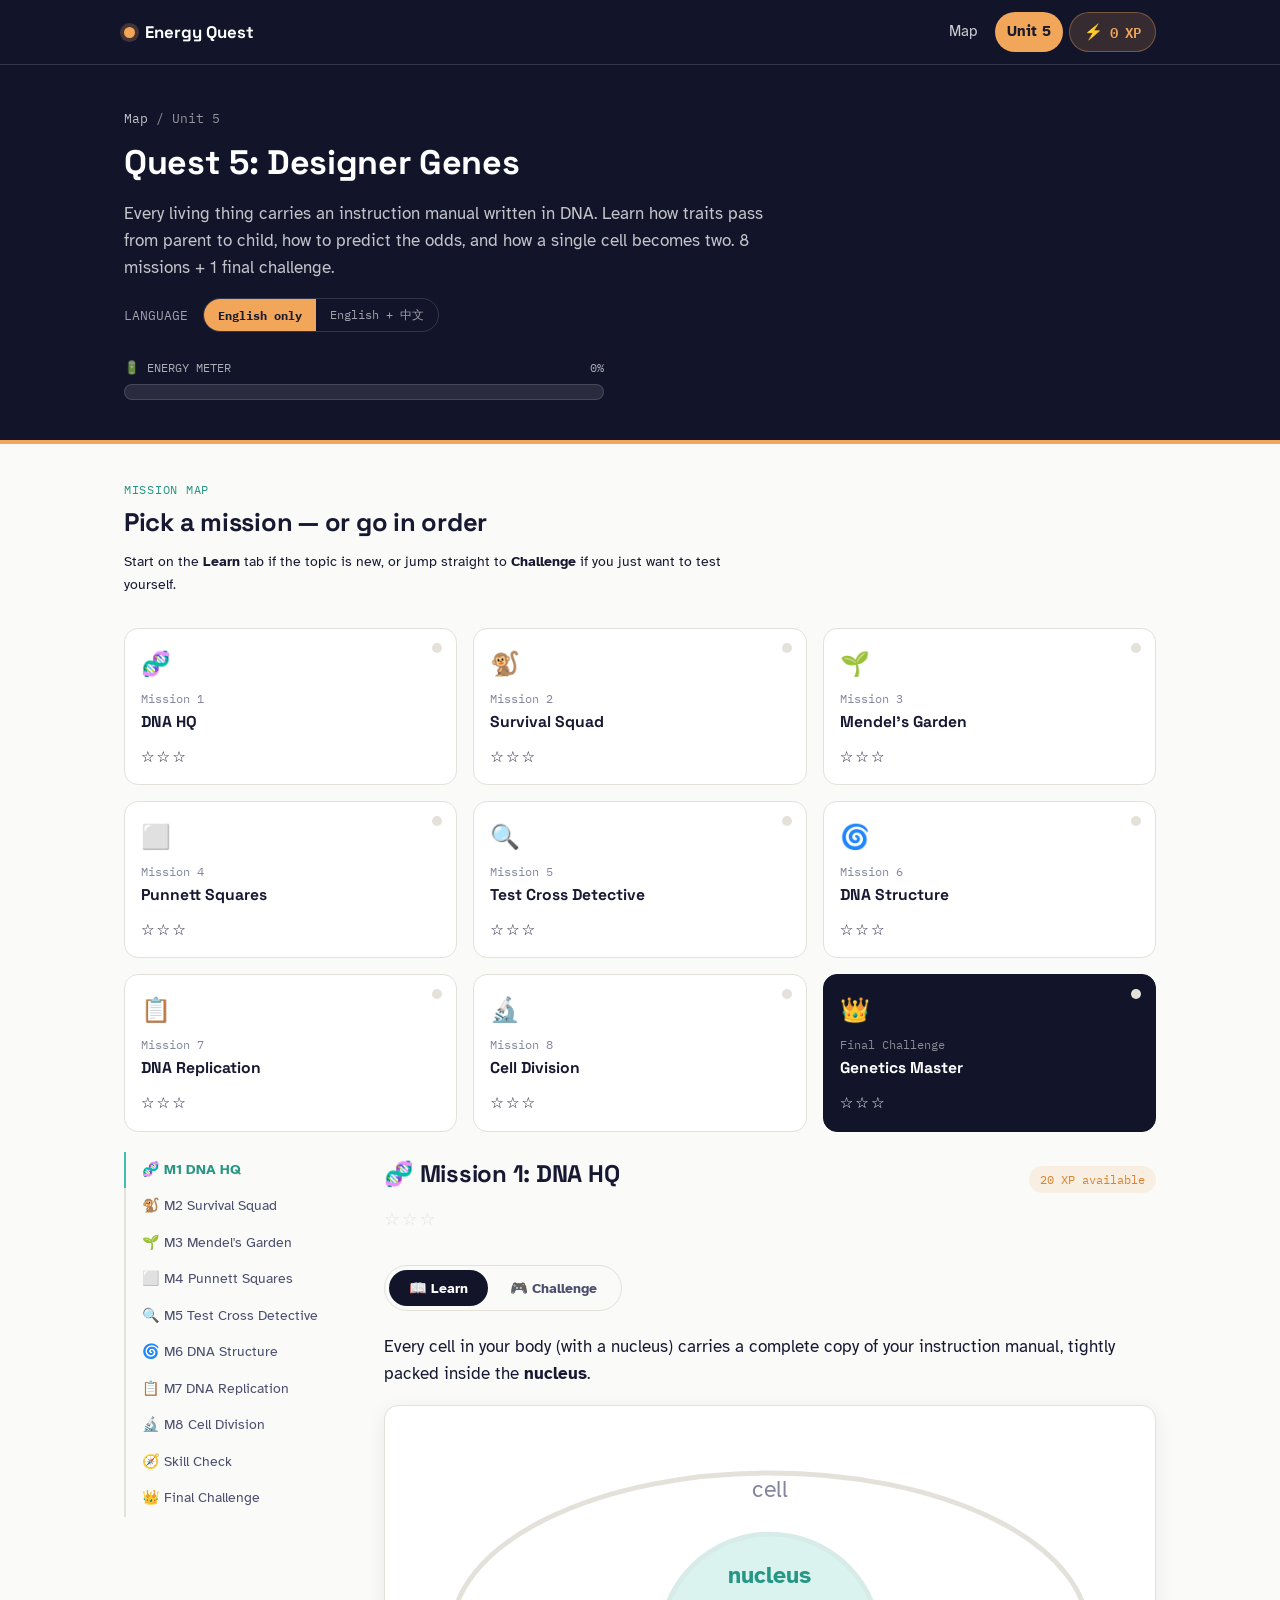
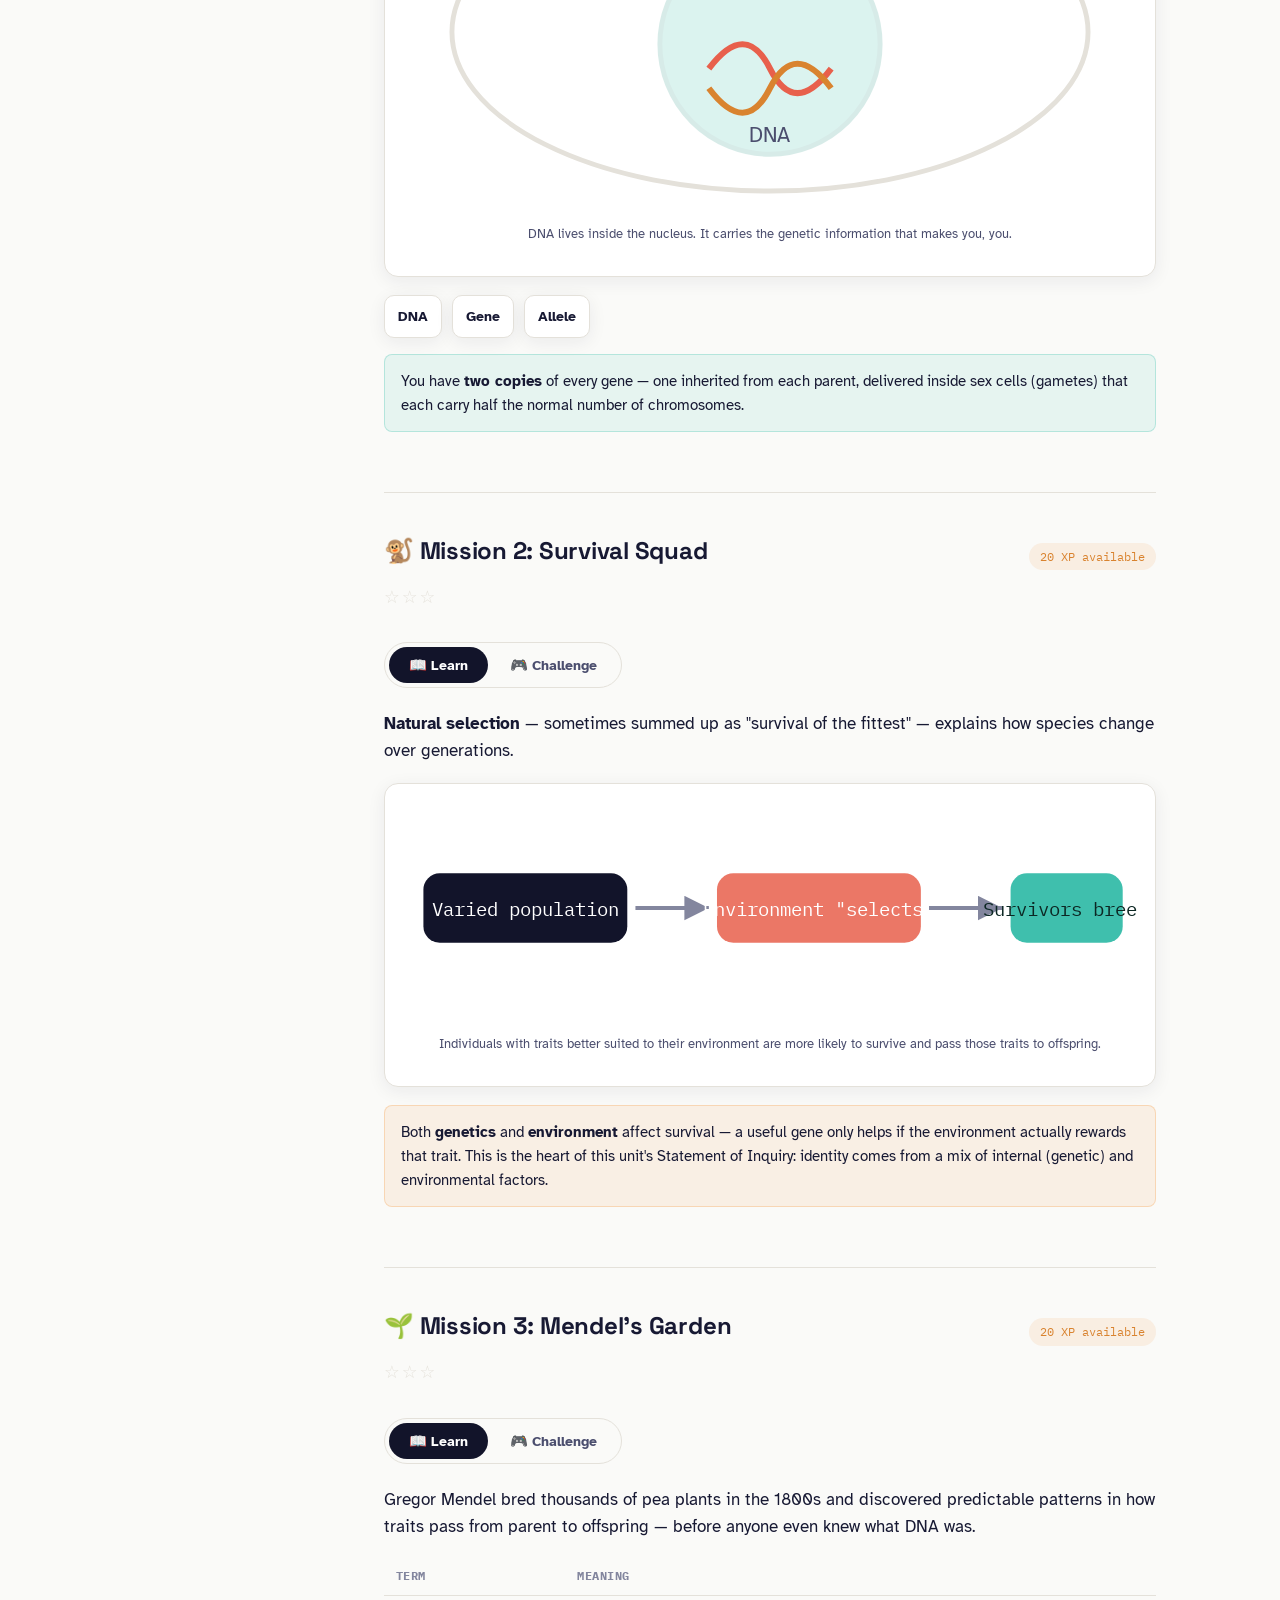
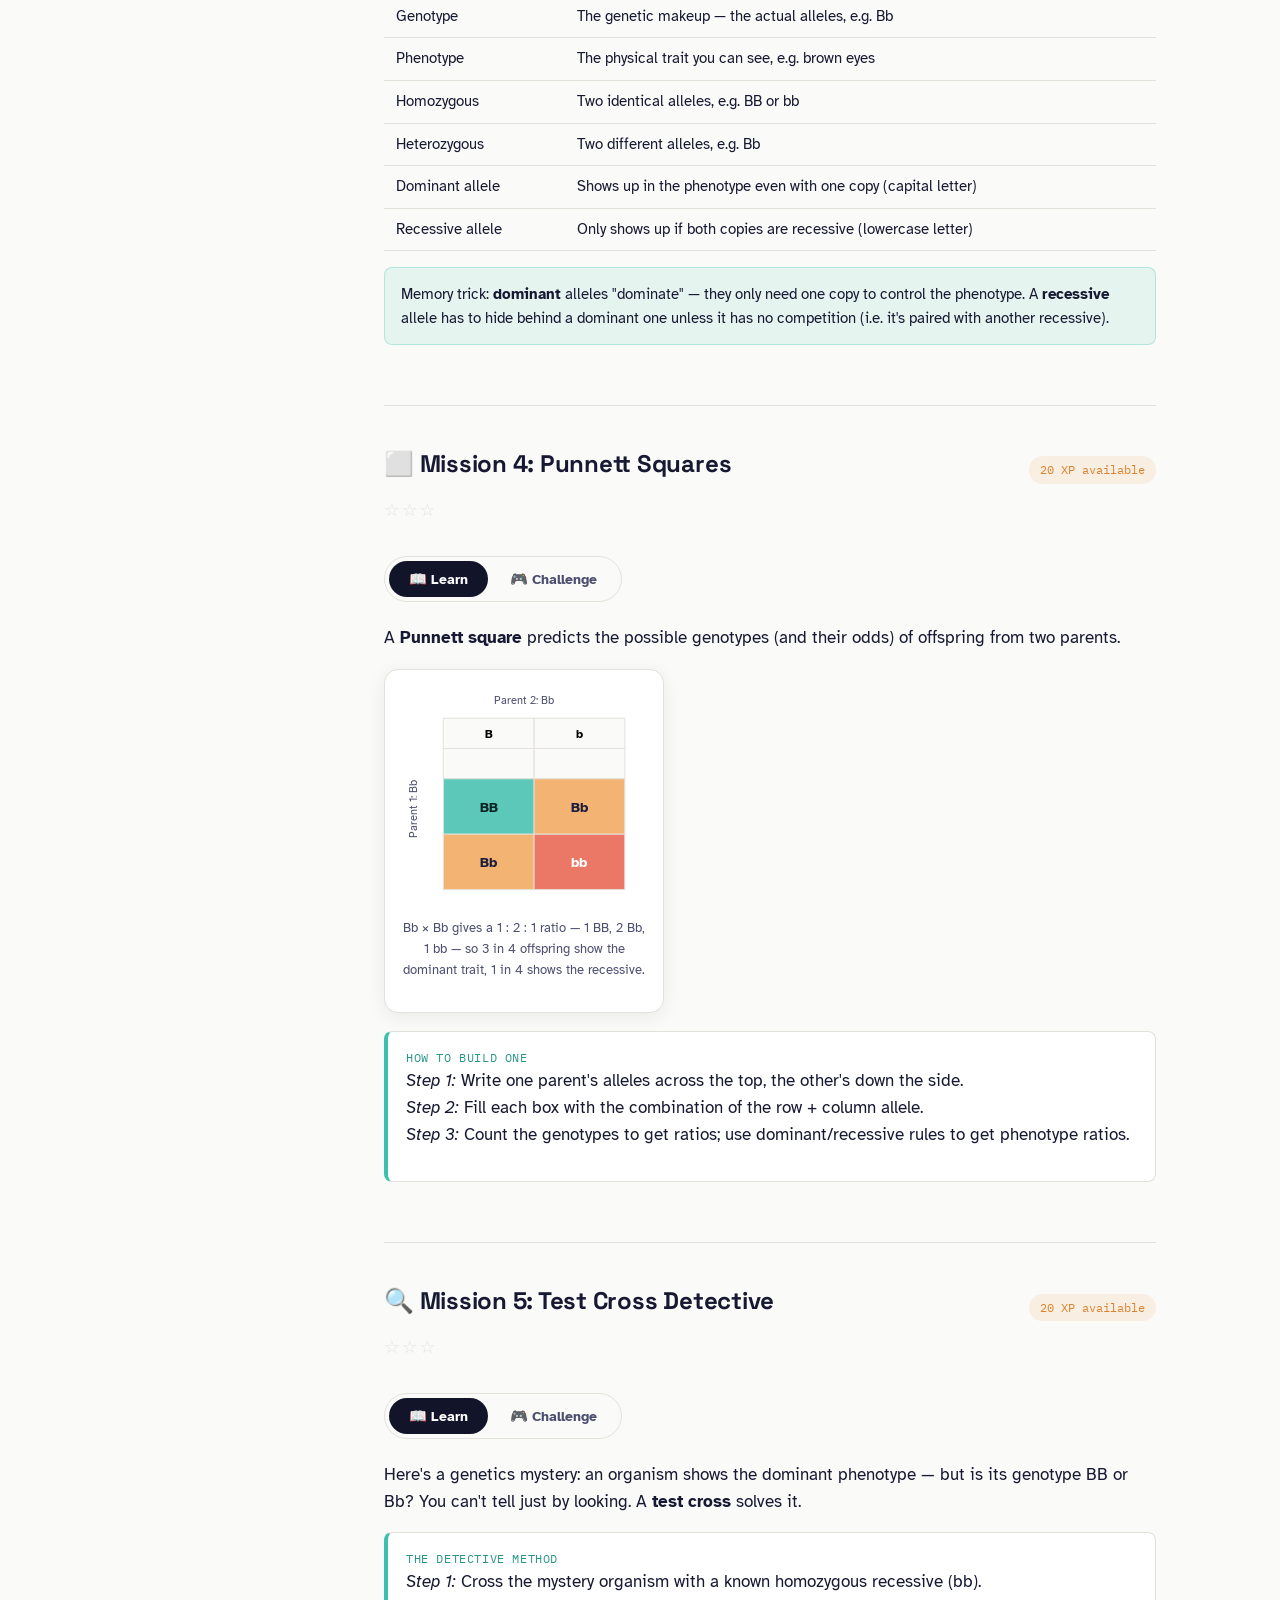
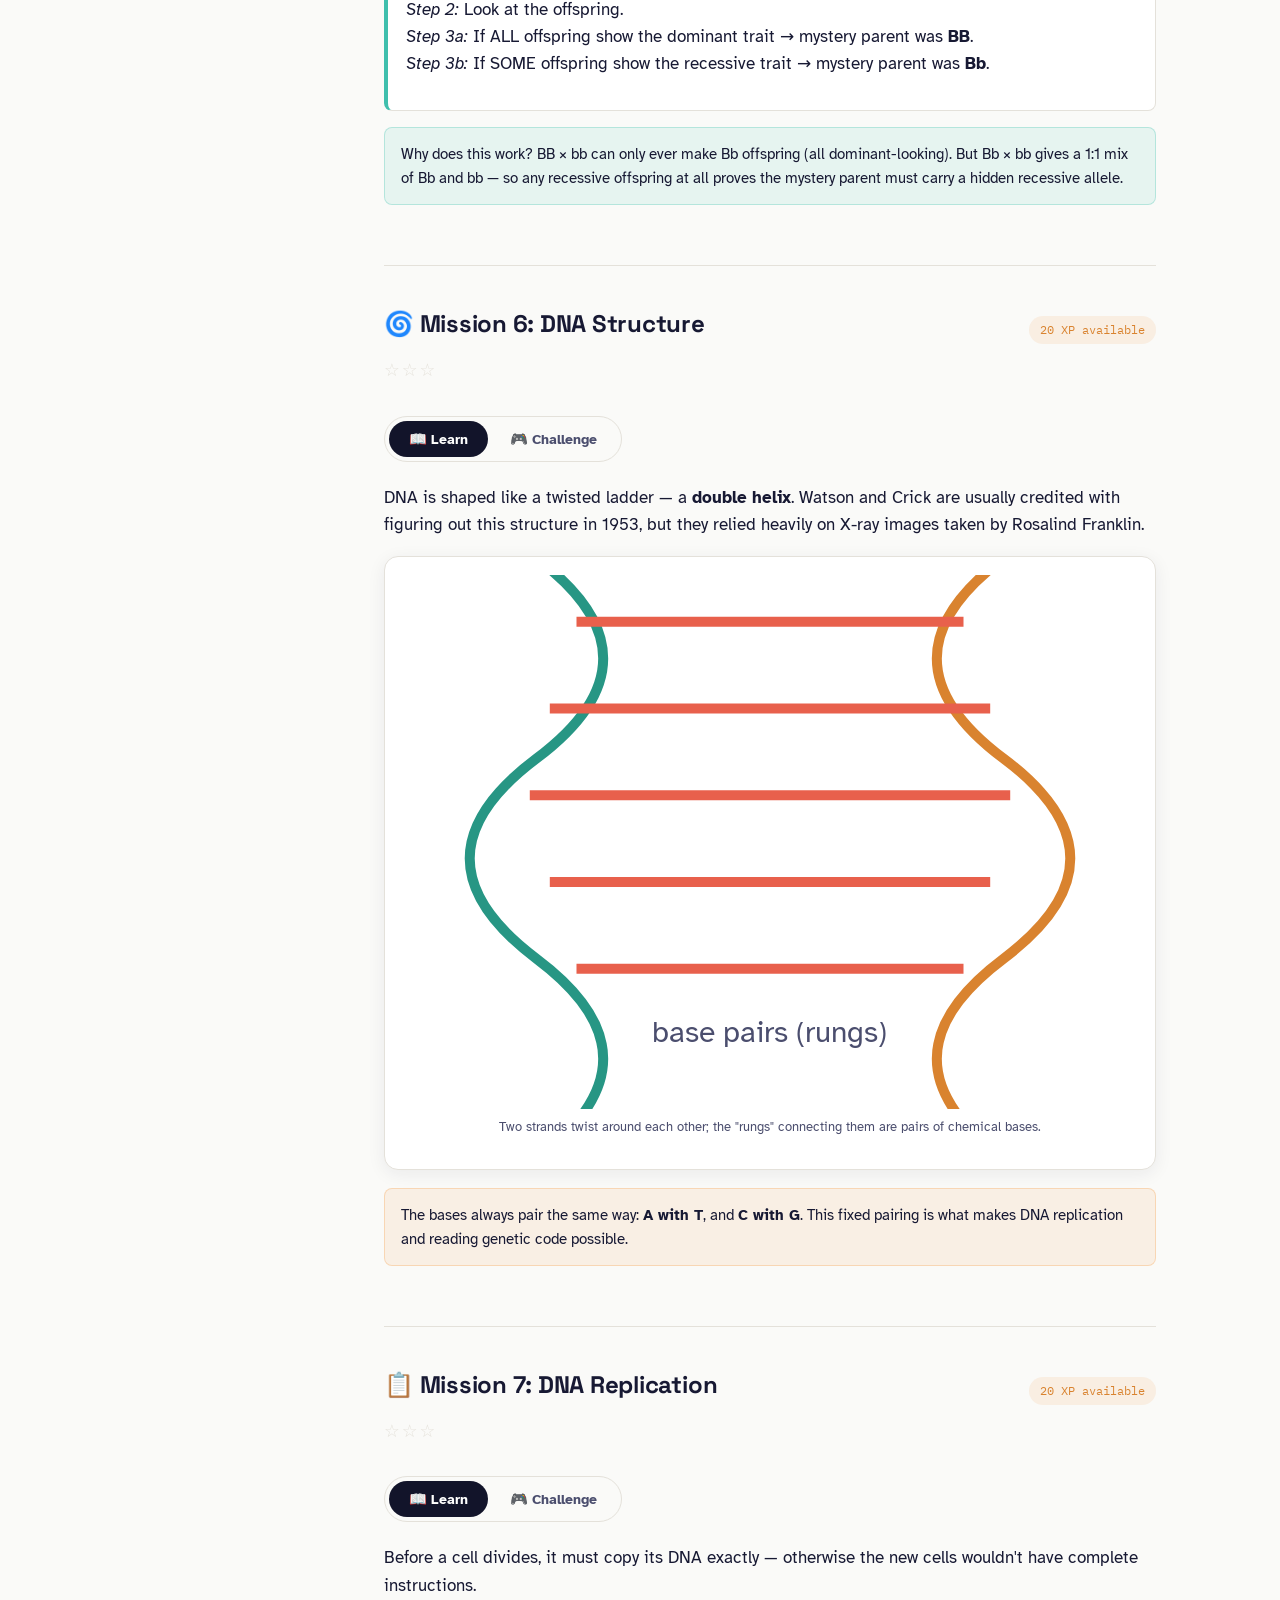
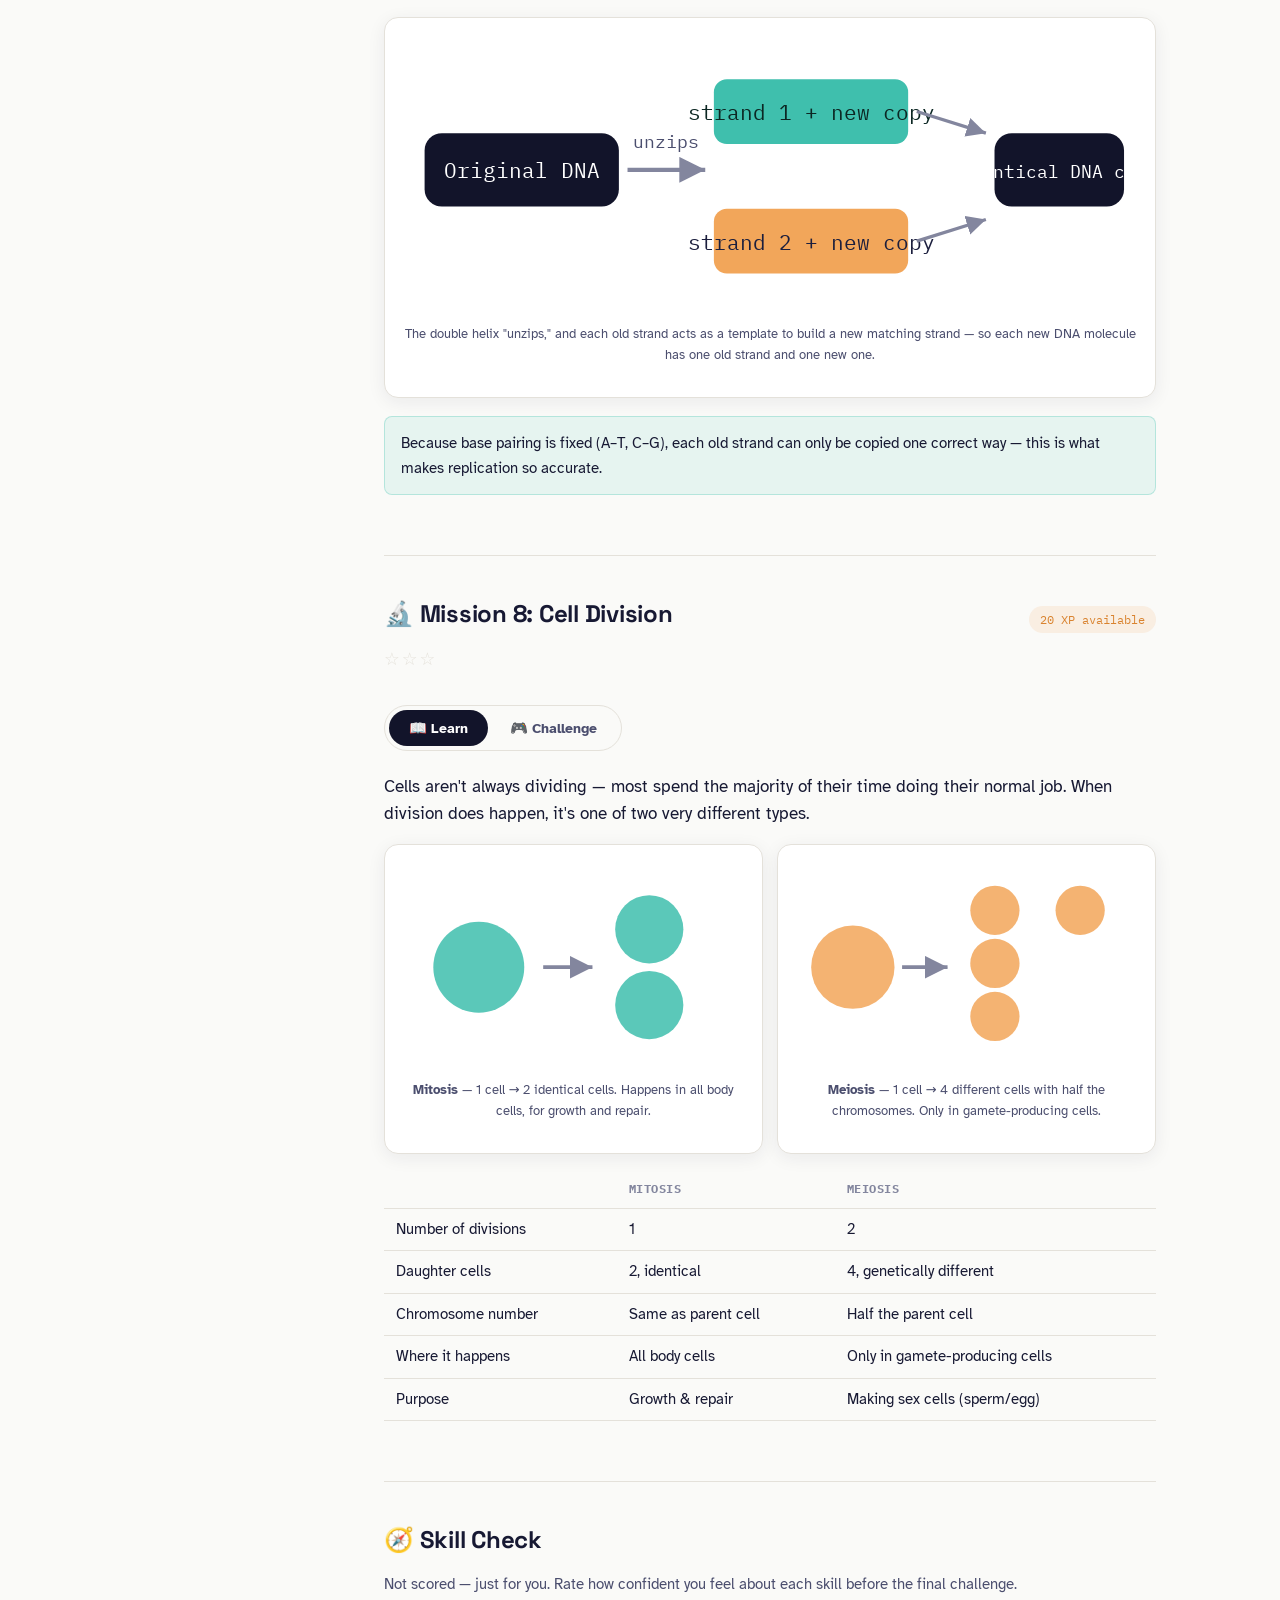
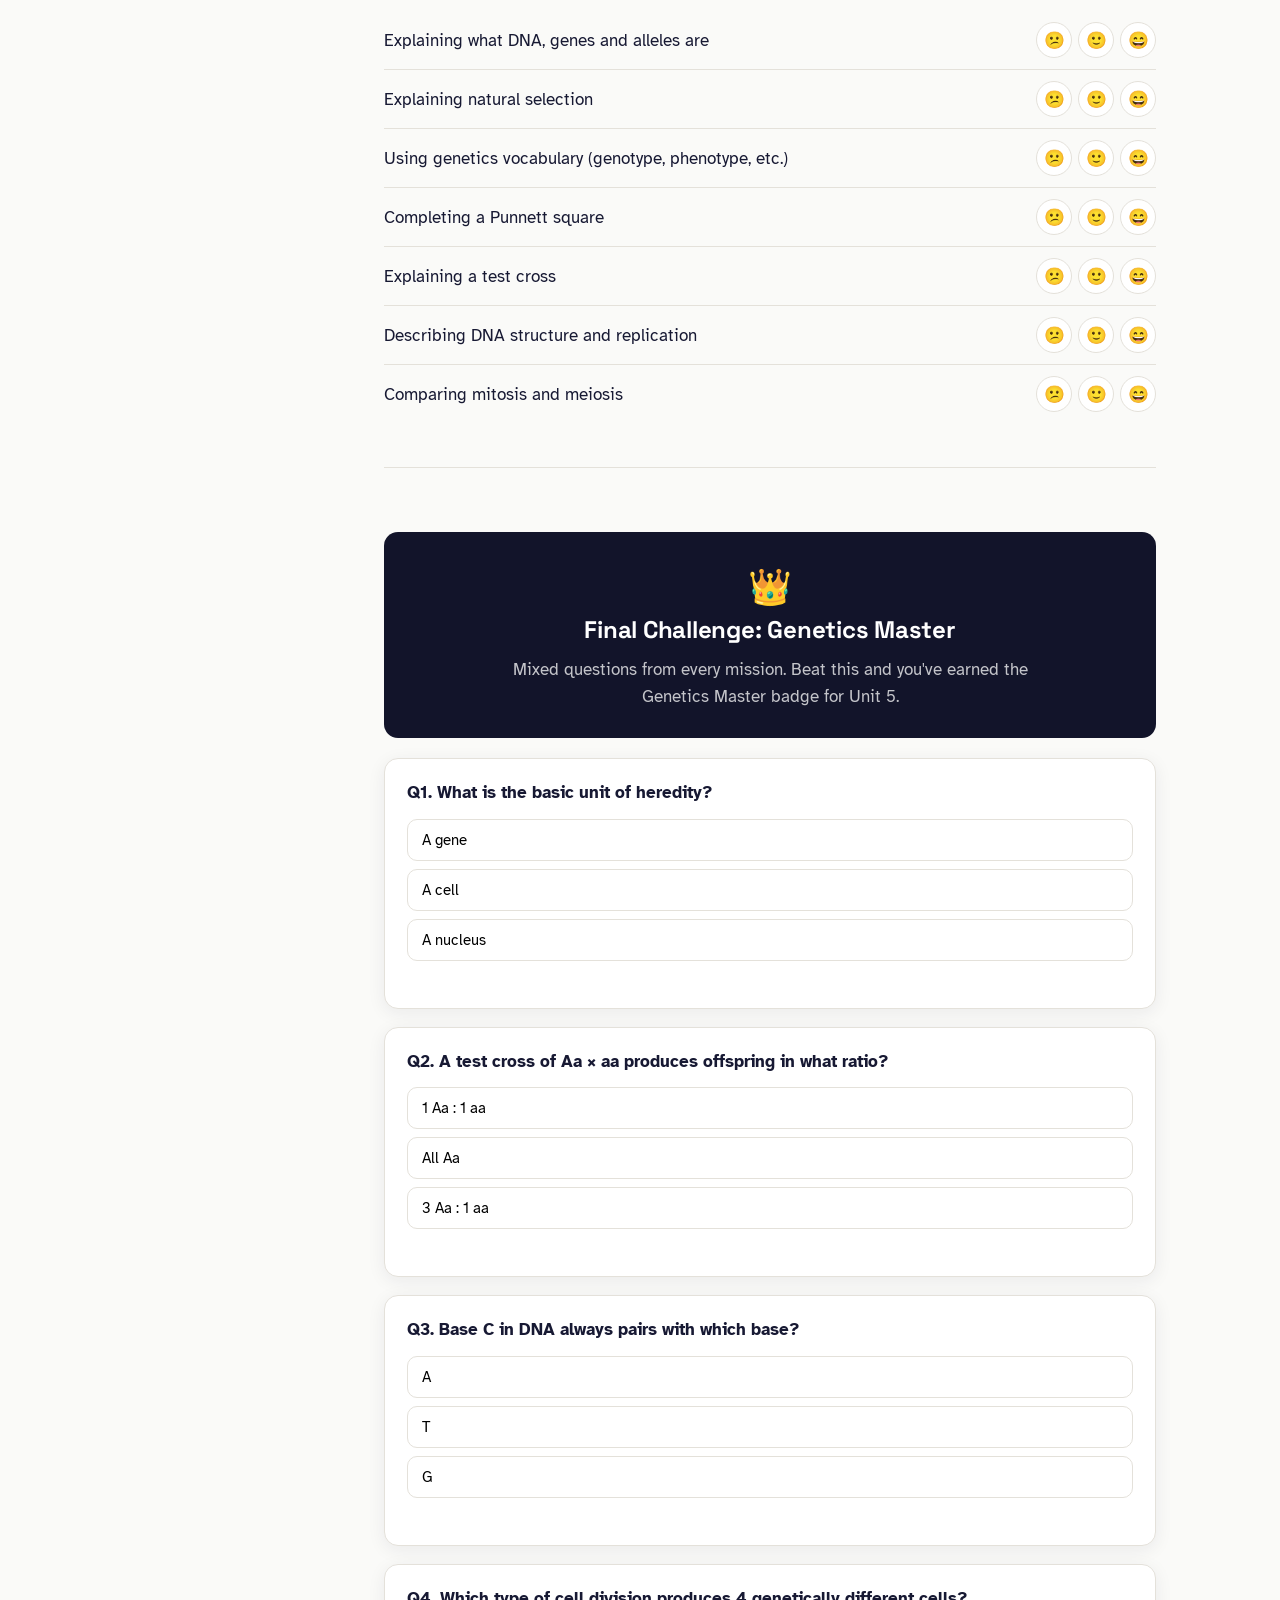
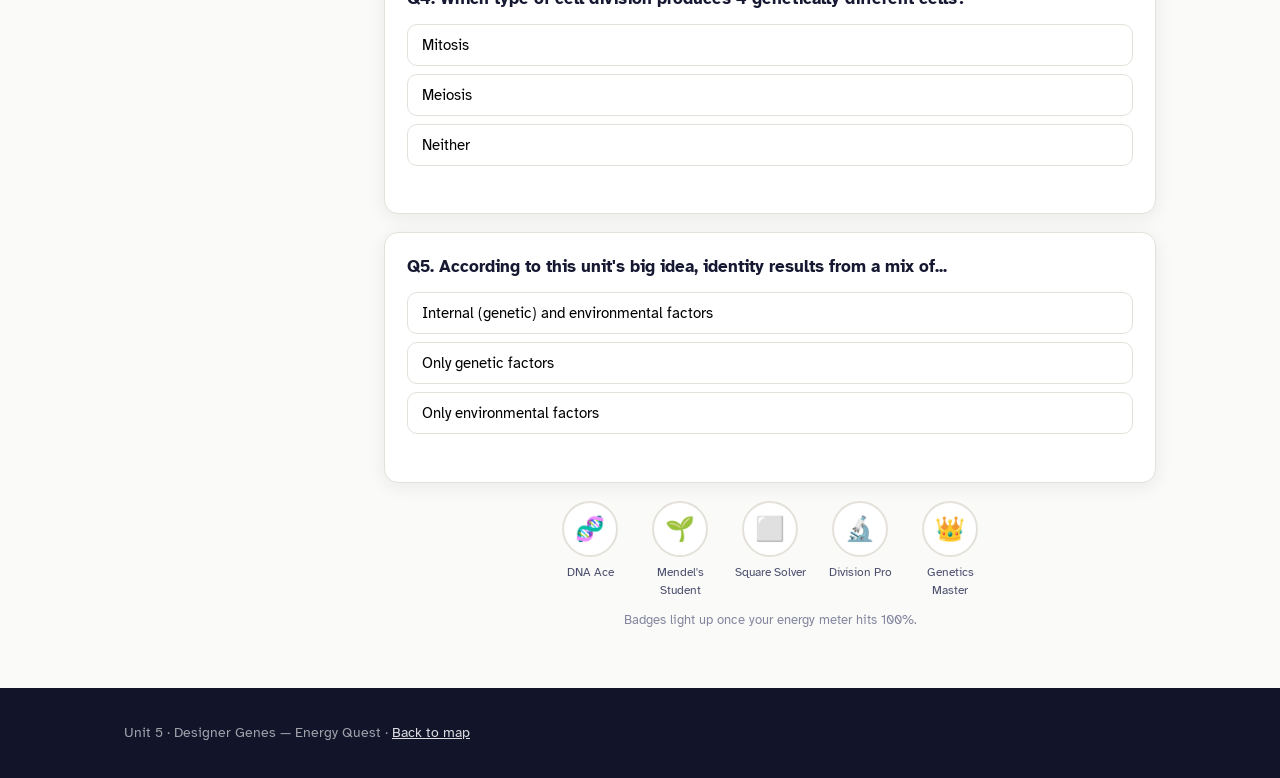
<file: unit5.html>
<!DOCTYPE html>
<html lang="en">
<head>
<meta charset="UTF-8">
<meta name="viewport" content="width=device-width, initial-scale=1.0">
<title>Unit 5 · Energy Quest</title>
<link rel="stylesheet" href="styles.css">
</head>
<body>

<nav class="topnav">
  <div class="wrap">
    <a href="index.html" class="brand"><span class="brand-dot"></span>Energy Quest</a>
    <div class="navlinks">
      <a href="index.html">Map</a>
      <a href="unit5.html" class="current">Unit 5</a>
      <span class="xp-pill"><span class="bolt">⚡</span><span id="xp-count">0</span> XP</span>
    </div>
  </div>
</nav>

<header class="unit-hero">
  <div class="wrap">
    <div class="breadcrumb"><a href="index.html">Map</a> / Unit 5</div>
    <h1 style="color:#fff;">Quest 5: Designer Genes</h1>
    <p style="color:rgba(255,255,255,0.75);max-width:640px;">Every living thing carries an instruction manual written in DNA. Learn how traits pass from parent to child, how to predict the odds, and how a single cell becomes two. 8 missions + 1 final challenge.</p>

    <div style="margin-top:14px;">
      <span style="font-size:0.8rem;color:rgba(255,255,255,0.6);font-family:var(--font-mono);margin-right:10px;">LANGUAGE</span>
      <span class="lang-toggle">
        <button data-lang-btn="en" class="active">English only</button>
        <button data-lang-btn="bi">English + 中文</button>
      </span>
    </div>

    <div class="energy-meter-wrap">
      <div class="energy-meter-label"><span>🔋 ENERGY METER</span><span id="energy-meter-pct">0%</span></div>
      <div class="energy-meter"><div class="energy-meter-fill" id="energy-meter-fill"></div></div>
    </div>
  </div>
</header>

<div class="wrap" style="padding-top:36px;">
  <div class="section-head">
    <span class="kicker">Mission map</span>
    <h2>Pick a mission — or go in order</h2>
    <p style="font-size:0.9rem;">Start on the <strong>Learn</strong> tab if the topic is new, or jump straight to <strong>Challenge</strong> if you just want to test yourself.</p>
  </div>
  <div class="mission-map">
    <a href="#m1" class="mission-card" data-mission-card="1"><span class="m-status"></span><span class="m-icon">🧬</span><span class="m-num">Mission 1</span><div class="m-title">DNA HQ</div><span class="m-stars">☆☆☆</span></a>
    <a href="#m2" class="mission-card" data-mission-card="2"><span class="m-status"></span><span class="m-icon">🐒</span><span class="m-num">Mission 2</span><div class="m-title">Survival Squad</div><span class="m-stars">☆☆☆</span></a>
    <a href="#m3" class="mission-card" data-mission-card="3"><span class="m-status"></span><span class="m-icon">🌱</span><span class="m-num">Mission 3</span><div class="m-title">Mendel's Garden</div><span class="m-stars">☆☆☆</span></a>
    <a href="#m4" class="mission-card" data-mission-card="4"><span class="m-status"></span><span class="m-icon">⬜</span><span class="m-num">Mission 4</span><div class="m-title">Punnett Squares</div><span class="m-stars">☆☆☆</span></a>
    <a href="#m5" class="mission-card" data-mission-card="5"><span class="m-status"></span><span class="m-icon">🔍</span><span class="m-num">Mission 5</span><div class="m-title">Test Cross Detective</div><span class="m-stars">☆☆☆</span></a>
    <a href="#m6" class="mission-card" data-mission-card="6"><span class="m-status"></span><span class="m-icon">🌀</span><span class="m-num">Mission 6</span><div class="m-title">DNA Structure</div><span class="m-stars">☆☆☆</span></a>
    <a href="#m7" class="mission-card" data-mission-card="7"><span class="m-status"></span><span class="m-icon">📋</span><span class="m-num">Mission 7</span><div class="m-title">DNA Replication</div><span class="m-stars">☆☆☆</span></a>
    <a href="#m8" class="mission-card" data-mission-card="8"><span class="m-status"></span><span class="m-icon">🔬</span><span class="m-num">Mission 8</span><div class="m-title">Cell Division</div><span class="m-stars">☆☆☆</span></a>
    <a href="#boss" class="mission-card boss-card" data-mission-card="9"><span class="m-status"></span><span class="m-icon">👑</span><span class="m-num">Final Challenge</span><div class="m-title">Genetics Master</div><span class="m-stars">☆☆☆</span></a>
  </div>
</div>

<div class="wrap" style="padding-top:20px;">
  <div class="unit-layout">

    <nav class="side-nav">
      <a href="#m1">🧬 M1 DNA HQ</a>
      <a href="#m2">🐒 M2 Survival Squad</a>
      <a href="#m3">🌱 M3 Mendel's Garden</a>
      <a href="#m4">⬜ M4 Punnett Squares</a>
      <a href="#m5">🔍 M5 Test Cross Detective</a>
      <a href="#m6">🌀 M6 DNA Structure</a>
      <a href="#m7">📋 M7 DNA Replication</a>
      <a href="#m8">🔬 M8 Cell Division</a>
      <a href="#skills">🧭 Skill Check</a>
      <a href="#boss">👑 Final Challenge</a>
    </nav>

    <main>

      <!-- ============ MISSION 1: DNA HQ ============ -->
      <section class="lo-block" id="m1">
        <div class="mission-header-row">
          <h2>🧬 Mission 1: DNA HQ <span class="zh zh-inline" style="font-size:0.55em;">脫氧核糖核酸</span></h2>
          <span class="mission-xp-tag">20 XP available</span>
        </div>
        <p class="mission-stars-live" data-mission="1">☆☆☆</p>

        <div class="tab-switch">
          <button class="tab-btn active" data-tab-btn="learn" data-tab-group="m1">📖 Learn</button>
          <button class="tab-btn" data-tab-btn="challenge" data-tab-group="m1">🎮 Challenge</button>
        </div>

        <div class="tab-panel active" data-tab-panel="learn" data-tab-group="m1">
          <p>Every cell in your body (with a nucleus) carries a complete copy of your instruction manual, tightly packed inside the <strong>nucleus</strong>.</p>

          <div class="diagram-box">
            <svg viewBox="0 0 300 160">
              <ellipse cx="150" cy="85" rx="130" ry="65" fill="none" stroke="var(--line)" stroke-width="2"/>
              <text x="150" y="30" text-anchor="middle" font-size="9.5" fill="var(--ink-faint)">cell</text>
              <circle cx="150" cy="90" r="45" fill="var(--teal)" opacity="0.18" stroke="var(--teal-deep)" stroke-width="2"/>
              <text x="150" y="65" text-anchor="middle" font-size="9.5" fill="var(--teal-deep)" font-weight="700">nucleus</text>
              <path d="M125 100 Q140 80 150 100 T175 100" fill="none" stroke="var(--coral)" stroke-width="2.5"/>
              <path d="M125 108 Q140 128 150 108 T175 108" fill="none" stroke="var(--amber-deep)" stroke-width="2.5"/>
              <text x="150" y="130" text-anchor="middle" font-size="8.5" fill="var(--ink-soft)">DNA</text>
            </svg>
            <p class="diagram-caption">DNA lives inside the nucleus. It carries the genetic information that makes you, you.</p>
          </div>

          <div class="glossary">
            <div class="gloss-chip"><span class="en">DNA</span><span class="zh-inline">脫氧核糖核酸</span><div class="zh">The molecule that carries genetic information.</div></div>
            <div class="gloss-chip"><span class="en">Gene</span><span class="zh-inline">基因</span><div class="zh">A section of DNA — the basic unit of heredity.</div></div>
            <div class="gloss-chip"><span class="en">Allele</span><span class="zh-inline">等位基因</span><div class="zh">A different version of the same gene.</div></div>
          </div>

          <div class="callout callout-teal">You have <strong>two copies</strong> of every gene — one inherited from each parent, delivered inside sex cells (gametes) that each carry half the normal number of chromosomes.</div>
        </div>

        <div class="tab-panel" data-tab-panel="challenge" data-tab-group="m1">
          <div class="quiz" data-mission="1" data-explain="DNA is stored inside the nucleus of eukaryotic cells, tightly coiled to fit.">
            <div class="quiz-q">Where is DNA found in a eukaryotic cell?</div>
            <div class="quiz-opts">
              <button class="quiz-opt" data-correct="true">The nucleus</button>
              <button class="quiz-opt" data-correct="false">The cell membrane</button>
              <button class="quiz-opt" data-correct="false">Outside the cell</button>
            </div>
            <div class="quiz-feedback"></div>
          </div>

          <div class="quiz" data-mission="1" data-explain="An allele is a different version of the same gene — for example, different alleles of an eye-colour gene might give blue or brown eyes.">
            <div class="quiz-q">What is an allele?</div>
            <div class="quiz-opts">
              <button class="quiz-opt" data-correct="true">A different version of the same gene</button>
              <button class="quiz-opt" data-correct="false">A whole chromosome</button>
              <button class="quiz-opt" data-correct="false">A type of cell</button>
            </div>
            <div class="quiz-feedback"></div>
          </div>
        </div>
      </section>

      <!-- ============ MISSION 2: SURVIVAL SQUAD ============ -->
      <section class="lo-block" id="m2">
        <div class="mission-header-row">
          <h2>🐒 Mission 2: Survival Squad</h2>
          <span class="mission-xp-tag">20 XP available</span>
        </div>
        <p class="mission-stars-live" data-mission="2">☆☆☆</p>

        <div class="tab-switch">
          <button class="tab-btn active" data-tab-btn="learn" data-tab-group="m2">📖 Learn</button>
          <button class="tab-btn" data-tab-btn="challenge" data-tab-group="m2">🎮 Challenge</button>
        </div>

        <div class="tab-panel active" data-tab-panel="learn" data-tab-group="m2">
          <p><strong>Natural selection</strong> — sometimes summed up as "survival of the fittest" — explains how species change over generations.</p>

          <div class="diagram-box">
            <svg viewBox="0 0 360 110">
              <g font-family="IBM Plex Mono, monospace" font-size="9.5" text-anchor="middle">
                <rect x="10" y="35" width="100" height="34" rx="8" fill="var(--bg-dark)"/><text x="60" y="56" fill="#fff">Varied population</text>
                <path d="M114 52 L150 52" stroke="var(--ink-faint)" stroke-width="2" marker-end="url(#g2)"/>
                <rect x="154" y="35" width="100" height="34" rx="8" fill="var(--coral)" opacity="0.85"/><text x="204" y="56" fill="#fff">Environment "selects"</text>
                <path d="M258 52 L294 52" stroke="var(--ink-faint)" stroke-width="2" marker-end="url(#g2)"/>
                <rect x="298" y="35" width="55" height="34" rx="8" fill="var(--teal)"/><text x="325" y="56" fill="#0C2723">Survivors breed</text>
              </g>
              <defs><marker id="g2" markerWidth="8" markerHeight="8" refX="6" refY="3" orient="auto"><path d="M0,0 L6,3 L0,6 Z" fill="var(--ink-faint)"/></marker></defs>
            </svg>
            <p class="diagram-caption">Individuals with traits better suited to their environment are more likely to survive and pass those traits to offspring.</p>
          </div>

          <div class="callout callout-amber">Both <strong>genetics</strong> and <strong>environment</strong> affect survival — a useful gene only helps if the environment actually rewards that trait. This is the heart of this unit's Statement of Inquiry: identity comes from a mix of internal (genetic) and environmental factors.</div>
        </div>

        <div class="tab-panel" data-tab-panel="challenge" data-tab-group="m2">
          <div class="quiz" data-mission="2" data-explain="Natural selection favours individuals whose traits happen to suit their current environment — those individuals are more likely to survive and reproduce, passing the trait on.">
            <div class="quiz-q">What does "survival of the fittest" actually mean in natural selection?</div>
            <div class="quiz-opts">
              <button class="quiz-opt" data-correct="true">Individuals best suited to their environment are more likely to survive and reproduce</button>
              <button class="quiz-opt" data-correct="false">Only the physically strongest individual in a species survives</button>
              <button class="quiz-opt" data-correct="false">All individuals have an equal chance of survival regardless of traits</button>
            </div>
            <div class="quiz-feedback"></div>
          </div>

          <div class="quiz" data-mission="2" data-explain="Natural selection requires variation within a population — without different traits to select between, there's nothing for the environment to act on.">
            <div class="quiz-q">Why does natural selection need variation within a population?</div>
            <div class="quiz-opts">
              <button class="quiz-opt" data-correct="true">Without different traits, there's nothing for the environment to select between</button>
              <button class="quiz-opt" data-correct="false">Variation stops evolution from happening</button>
              <button class="quiz-opt" data-correct="false">It doesn't — natural selection works the same either way</button>
            </div>
            <div class="quiz-feedback"></div>
          </div>
        </div>
      </section>

      <!-- ============ MISSION 3: MENDEL'S GARDEN ============ -->
      <section class="lo-block" id="m3">
        <div class="mission-header-row">
          <h2>🌱 Mission 3: Mendel's Garden</h2>
          <span class="mission-xp-tag">20 XP available</span>
        </div>
        <p class="mission-stars-live" data-mission="3">☆☆☆</p>

        <div class="tab-switch">
          <button class="tab-btn active" data-tab-btn="learn" data-tab-group="m3">📖 Learn</button>
          <button class="tab-btn" data-tab-btn="challenge" data-tab-group="m3">🎮 Challenge</button>
        </div>

        <div class="tab-panel active" data-tab-panel="learn" data-tab-group="m3">
          <p>Gregor Mendel bred thousands of pea plants in the 1800s and discovered predictable patterns in how traits pass from parent to offspring — before anyone even knew what DNA was.</p>

          <table class="data">
            <tr><th>Term</th><th>Meaning</th></tr>
            <tr><td>Genotype</td><td>The genetic makeup — the actual alleles, e.g. Bb</td></tr>
            <tr><td>Phenotype</td><td>The physical trait you can see, e.g. brown eyes</td></tr>
            <tr><td>Homozygous</td><td>Two identical alleles, e.g. BB or bb</td></tr>
            <tr><td>Heterozygous</td><td>Two different alleles, e.g. Bb</td></tr>
            <tr><td>Dominant allele</td><td>Shows up in the phenotype even with one copy (capital letter)</td></tr>
            <tr><td>Recessive allele</td><td>Only shows up if both copies are recessive (lowercase letter)</td></tr>
          </table>

          <div class="callout callout-teal">Memory trick: <strong>dominant</strong> alleles "dominate" — they only need one copy to control the phenotype. A <strong>recessive</strong> allele has to hide behind a dominant one unless it has no competition (i.e. it's paired with another recessive).</div>
        </div>

        <div class="tab-panel" data-tab-panel="challenge" data-tab-group="m3">
          <div class="quiz" data-mission="3" data-explain="Bb has two different alleles (one dominant B, one recessive b) — this is the definition of heterozygous.">
            <div class="quiz-q">An organism with genotype Bb is described as:</div>
            <div class="quiz-opts">
              <button class="quiz-opt" data-correct="false">Homozygous dominant</button>
              <button class="quiz-opt" data-correct="true">Heterozygous</button>
              <button class="quiz-opt" data-correct="false">Homozygous recessive</button>
            </div>
            <div class="quiz-feedback"></div>
          </div>

          <div class="quiz" data-mission="3" data-explain="Phenotype is the observable, physical trait — genotype is the underlying genetic combination of alleles that produces it.">
            <div class="quiz-q">What's the difference between genotype and phenotype?</div>
            <div class="quiz-opts">
              <button class="quiz-opt" data-correct="true">Genotype is the genetic makeup; phenotype is the visible trait</button>
              <button class="quiz-opt" data-correct="false">They mean exactly the same thing</button>
              <button class="quiz-opt" data-correct="false">Phenotype is inherited; genotype is not</button>
            </div>
            <div class="quiz-feedback"></div>
          </div>
        </div>
      </section>

      <!-- ============ MISSION 4: PUNNETT SQUARES ============ -->
      <section class="lo-block" id="m4">
        <div class="mission-header-row">
          <h2>⬜ Mission 4: Punnett Squares</h2>
          <span class="mission-xp-tag">20 XP available</span>
        </div>
        <p class="mission-stars-live" data-mission="4">☆☆☆</p>

        <div class="tab-switch">
          <button class="tab-btn active" data-tab-btn="learn" data-tab-group="m4">📖 Learn</button>
          <button class="tab-btn" data-tab-btn="challenge" data-tab-group="m4">🎮 Challenge</button>
        </div>

        <div class="tab-panel active" data-tab-panel="learn" data-tab-group="m4">
          <p>A <strong>Punnett square</strong> predicts the possible genotypes (and their odds) of offspring from two parents.</p>

          <div class="diagram-box" style="max-width:280px;">
            <svg viewBox="0 0 240 220">
              <text x="120" y="16" text-anchor="middle" font-size="11" fill="var(--ink-soft)">Parent 2: Bb</text>
              <text x="14" y="120" text-anchor="middle" font-size="11" fill="var(--ink-soft)" transform="rotate(-90 14 120)">Parent 1: Bb</text>
              <rect x="40" y="30" width="90" height="30" fill="var(--bg)" stroke="var(--line)"/><text x="85" y="50" text-anchor="middle" font-size="12" font-weight="700">B</text>
              <rect x="130" y="30" width="90" height="30" fill="var(--bg)" stroke="var(--line)"/><text x="175" y="50" text-anchor="middle" font-size="12" font-weight="700">b</text>
              <rect x="40" y="60" width="90" height="30" fill="var(--bg)" stroke="var(--line)"/>
              <rect x="130" y="60" width="90" height="30" fill="var(--bg)" stroke="var(--line)"/>

              <rect x="40" y="90" width="90" height="55" fill="var(--teal)" opacity="0.85" stroke="var(--line)"/><text x="85" y="123" text-anchor="middle" font-size="14" font-weight="700" fill="#0C2723">BB</text>
              <rect x="130" y="90" width="90" height="55" fill="var(--amber)" opacity="0.85" stroke="var(--line)"/><text x="175" y="123" text-anchor="middle" font-size="14" font-weight="700" fill="#1B1E3D">Bb</text>
              <rect x="40" y="145" width="90" height="55" fill="var(--amber)" opacity="0.85" stroke="var(--line)"/><text x="85" y="178" text-anchor="middle" font-size="14" font-weight="700" fill="#1B1E3D">Bb</text>
              <rect x="130" y="145" width="90" height="55" fill="var(--coral)" opacity="0.85" stroke="var(--line)"/><text x="175" y="178" text-anchor="middle" font-size="14" font-weight="700" fill="#fff">bb</text>
            </svg>
            <p class="diagram-caption">Bb × Bb gives a 1 : 2 : 1 ratio — 1 BB, 2 Bb, 1 bb — so 3 in 4 offspring show the dominant trait, 1 in 4 shows the recessive.</p>
          </div>

          <div class="worked">
            <div class="label">How to build one</div>
            <p>
              <em>Step 1:</em> Write one parent's alleles across the top, the other's down the side.<br>
              <em>Step 2:</em> Fill each box with the combination of the row + column allele.<br>
              <em>Step 3:</em> Count the genotypes to get ratios; use dominant/recessive rules to get phenotype ratios.
            </p>
          </div>
        </div>

        <div class="tab-panel" data-tab-panel="challenge" data-tab-group="m4">
          <div class="quiz" data-mission="4" data-explain="Bb × Bb produces genotypes BB, Bb, Bb, bb — a 1:2:1 ratio, so 1 in 4 offspring are homozygous recessive (bb).">
            <div class="quiz-q">In a Bb × Bb cross, what fraction of offspring are expected to be homozygous recessive (bb)?</div>
            <div class="quiz-opts">
              <button class="quiz-opt" data-correct="false">1 in 2</button>
              <button class="quiz-opt" data-correct="true">1 in 4</button>
              <button class="quiz-opt" data-correct="false">3 in 4</button>
            </div>
            <div class="quiz-feedback"></div>
          </div>

          <div class="quiz" data-mission="4" data-explain="With B dominant, both BB and Bb show the dominant phenotype — only bb shows recessive. That's 3 out of 4 boxes showing the dominant trait.">
            <div class="quiz-q">In the same Bb × Bb cross, what fraction show the DOMINANT phenotype?</div>
            <div class="quiz-opts">
              <button class="quiz-opt" data-correct="true">3 in 4</button>
              <button class="quiz-opt" data-correct="false">1 in 4</button>
              <button class="quiz-opt" data-correct="false">1 in 2</button>
            </div>
            <div class="quiz-feedback"></div>
          </div>
        </div>
      </section>

      <!-- ============ MISSION 5: TEST CROSS DETECTIVE ============ -->
      <section class="lo-block" id="m5">
        <div class="mission-header-row">
          <h2>🔍 Mission 5: Test Cross Detective</h2>
          <span class="mission-xp-tag">20 XP available</span>
        </div>
        <p class="mission-stars-live" data-mission="5">☆☆☆</p>

        <div class="tab-switch">
          <button class="tab-btn active" data-tab-btn="learn" data-tab-group="m5">📖 Learn</button>
          <button class="tab-btn" data-tab-btn="challenge" data-tab-group="m5">🎮 Challenge</button>
        </div>

        <div class="tab-panel active" data-tab-panel="learn" data-tab-group="m5">
          <p>Here's a genetics mystery: an organism shows the dominant phenotype — but is its genotype BB or Bb? You can't tell just by looking. A <strong>test cross</strong> solves it.</p>

          <div class="worked">
            <div class="label">The detective method</div>
            <p>
              <em>Step 1:</em> Cross the mystery organism with a known homozygous recessive (bb).<br>
              <em>Step 2:</em> Look at the offspring.<br>
              <em>Step 3a:</em> If ALL offspring show the dominant trait → mystery parent was <strong>BB</strong>.<br>
              <em>Step 3b:</em> If SOME offspring show the recessive trait → mystery parent was <strong>Bb</strong>.
            </p>
          </div>
          <div class="callout callout-teal">Why does this work? BB × bb can only ever make Bb offspring (all dominant-looking). But Bb × bb gives a 1:1 mix of Bb and bb — so any recessive offspring at all proves the mystery parent must carry a hidden recessive allele.</div>
        </div>

        <div class="tab-panel" data-tab-panel="challenge" data-tab-group="m5">
          <div class="quiz" data-mission="5" data-explain="A test cross always uses a homozygous recessive individual (bb) because it can't mask any dominant allele in the offspring — making the result unambiguous.">
            <div class="quiz-q">In a test cross, what genotype is the "known" partner always?</div>
            <div class="quiz-opts">
              <button class="quiz-opt" data-correct="false">Homozygous dominant (BB)</button>
              <button class="quiz-opt" data-correct="true">Homozygous recessive (bb)</button>
              <button class="quiz-opt" data-correct="false">Heterozygous (Bb)</button>
            </div>
            <div class="quiz-feedback"></div>
          </div>

          <div class="quiz" data-mission="5" data-explain="If even one offspring shows the recessive phenotype, the mystery parent must have contributed a recessive allele — meaning it was heterozygous (Bb), not BB.">
            <div class="quiz-q">If a test cross produces some recessive-looking offspring, what does that tell you about the mystery parent?</div>
            <div class="quiz-opts">
              <button class="quiz-opt" data-correct="true">It must be heterozygous (Bb)</button>
              <button class="quiz-opt" data-correct="false">It must be homozygous dominant (BB)</button>
              <button class="quiz-opt" data-correct="false">It tells you nothing useful</button>
            </div>
            <div class="quiz-feedback"></div>
          </div>
        </div>
      </section>

      <!-- ============ MISSION 6: DNA STRUCTURE ============ -->
      <section class="lo-block" id="m6">
        <div class="mission-header-row">
          <h2>🌀 Mission 6: DNA Structure</h2>
          <span class="mission-xp-tag">20 XP available</span>
        </div>
        <p class="mission-stars-live" data-mission="6">☆☆☆</p>

        <div class="tab-switch">
          <button class="tab-btn active" data-tab-btn="learn" data-tab-group="m6">📖 Learn</button>
          <button class="tab-btn" data-tab-btn="challenge" data-tab-group="m6">🎮 Challenge</button>
        </div>

        <div class="tab-panel active" data-tab-panel="learn" data-tab-group="m6">
          <p>DNA is shaped like a twisted ladder — a <strong>double helix</strong>. Watson and Crick are usually credited with figuring out this structure in 1953, but they relied heavily on X-ray images taken by Rosalind Franklin.</p>

          <div class="diagram-box">
            <svg viewBox="0 0 220 160">
              <path d="M40 10 Q80 40 40 70 Q0 100 40 130 Q80 160 40 190" fill="none" stroke="var(--teal-deep)" stroke-width="3" transform="translate(0,-15)"/>
              <path d="M180 10 Q140 40 180 70 Q220 100 180 130 Q140 160 180 190" fill="none" stroke="var(--amber-deep)" stroke-width="3" transform="translate(0,-15)"/>
              <line x1="52" y1="14" x2="168" y2="14" stroke="var(--coral)" stroke-width="3"/>
              <line x1="44" y1="40" x2="176" y2="40" stroke="var(--coral)" stroke-width="3"/>
              <line x1="38" y1="66" x2="182" y2="66" stroke="var(--coral)" stroke-width="3"/>
              <line x1="44" y1="92" x2="176" y2="92" stroke="var(--coral)" stroke-width="3"/>
              <line x1="52" y1="118" x2="168" y2="118" stroke="var(--coral)" stroke-width="3"/>
              <text x="110" y="140" text-anchor="middle" font-size="9" fill="var(--ink-soft)">base pairs (rungs)</text>
            </svg>
            <p class="diagram-caption">Two strands twist around each other; the "rungs" connecting them are pairs of chemical bases.</p>
          </div>

          <div class="callout callout-amber">The bases always pair the same way: <strong>A with T</strong>, and <strong>C with G</strong>. This fixed pairing is what makes DNA replication and reading genetic code possible.</div>
        </div>

        <div class="tab-panel" data-tab-panel="challenge" data-tab-group="m6">
          <div class="quiz" data-mission="6" data-explain="Franklin's X-ray diffraction images (particularly 'Photo 51') provided crucial evidence for the helical structure, though Watson and Crick published the model.">
            <div class="quiz-q">Whose X-ray images provided crucial evidence for the double helix structure?</div>
            <div class="quiz-opts">
              <button class="quiz-opt" data-correct="true">Rosalind Franklin</button>
              <button class="quiz-opt" data-correct="false">Gregor Mendel</button>
              <button class="quiz-opt" data-correct="false">Charles Darwin</button>
            </div>
            <div class="quiz-feedback"></div>
          </div>

          <div class="quiz" data-mission="6" data-explain="DNA bases always pair in a fixed way: A with T, and C with G — this is called complementary base pairing.">
            <div class="quiz-q">In DNA, base A always pairs with which base?</div>
            <div class="quiz-opts">
              <button class="quiz-opt" data-correct="true">T</button>
              <button class="quiz-opt" data-correct="false">C</button>
              <button class="quiz-opt" data-correct="false">G</button>
            </div>
            <div class="quiz-feedback"></div>
          </div>
        </div>
      </section>

      <!-- ============ MISSION 7: DNA REPLICATION ============ -->
      <section class="lo-block" id="m7">
        <div class="mission-header-row">
          <h2>📋 Mission 7: DNA Replication</h2>
          <span class="mission-xp-tag">20 XP available</span>
        </div>
        <p class="mission-stars-live" data-mission="7">☆☆☆</p>

        <div class="tab-switch">
          <button class="tab-btn active" data-tab-btn="learn" data-tab-group="m7">📖 Learn</button>
          <button class="tab-btn" data-tab-btn="challenge" data-tab-group="m7">🎮 Challenge</button>
        </div>

        <div class="tab-panel active" data-tab-panel="learn" data-tab-group="m7">
          <p>Before a cell divides, it must copy its DNA exactly — otherwise the new cells wouldn't have complete instructions.</p>

          <div class="diagram-box">
            <svg viewBox="0 0 340 130">
              <g font-family="IBM Plex Mono, monospace" font-size="9.5" text-anchor="middle">
                <rect x="10" y="45" width="90" height="34" rx="8" fill="var(--bg-dark)"/><text x="55" y="66" fill="#fff">Original DNA</text>
                <path d="M104 62 L140 62" stroke="var(--ink-faint)" stroke-width="2" marker-end="url(#g7)"/>
                <text x="122" y="52" font-size="8.5" fill="var(--ink-soft)">unzips</text>
                <rect x="144" y="20" width="90" height="30" rx="6" fill="var(--teal)"/><text x="189" y="39" fill="#0C2723">strand 1 + new copy</text>
                <rect x="144" y="80" width="90" height="30" rx="6" fill="var(--amber)"/><text x="189" y="99" fill="#1B1E3D">strand 2 + new copy</text>
                <path d="M238 35 L270 45" stroke="var(--ink-faint)" stroke-width="1.5" marker-end="url(#g7)"/>
                <path d="M238 95 L270 85" stroke="var(--ink-faint)" stroke-width="1.5" marker-end="url(#g7)"/>
                <rect x="274" y="45" width="60" height="34" rx="8" fill="var(--bg-dark)"/><text x="304" y="66" fill="#fff" font-size="8.5">2 identical DNA copies</text>
              </g>
              <defs><marker id="g7" markerWidth="8" markerHeight="8" refX="6" refY="3" orient="auto"><path d="M0,0 L6,3 L0,6 Z" fill="var(--ink-faint)"/></marker></defs>
            </svg>
            <p class="diagram-caption">The double helix "unzips," and each old strand acts as a template to build a new matching strand — so each new DNA molecule has one old strand and one new one.</p>
          </div>
          <div class="callout callout-teal">Because base pairing is fixed (A–T, C–G), each old strand can only be copied one correct way — this is what makes replication so accurate.</div>
        </div>

        <div class="tab-panel" data-tab-panel="challenge" data-tab-group="m7">
          <div class="quiz" data-mission="7" data-explain="DNA replication begins with the double helix unzipping, separating the two strands so each can be copied.">
            <div class="quiz-q">What is the first step of DNA replication?</div>
            <div class="quiz-opts">
              <button class="quiz-opt" data-correct="true">The double helix unzips into two separate strands</button>
              <button class="quiz-opt" data-correct="false">The DNA is destroyed and rebuilt from scratch</button>
              <button class="quiz-opt" data-correct="false">A new cell forms first, then DNA appears</button>
            </div>
            <div class="quiz-feedback"></div>
          </div>

          <div class="quiz" data-mission="7" data-explain="Each new DNA molecule keeps one original strand and pairs it with one newly-built strand — this is why the process is called 'semi-conservative.'">
            <div class="quiz-q">After replication, what does each new DNA molecule contain?</div>
            <div class="quiz-opts">
              <button class="quiz-opt" data-correct="true">One original strand and one newly made strand</button>
              <button class="quiz-opt" data-correct="false">Two completely new strands</button>
              <button class="quiz-opt" data-correct="false">Two original strands</button>
            </div>
            <div class="quiz-feedback"></div>
          </div>
        </div>
      </section>

      <!-- ============ MISSION 8: CELL DIVISION ============ -->
      <section class="lo-block" id="m8">
        <div class="mission-header-row">
          <h2>🔬 Mission 8: Cell Division</h2>
          <span class="mission-xp-tag">20 XP available</span>
        </div>
        <p class="mission-stars-live" data-mission="8">☆☆☆</p>

        <div class="tab-switch">
          <button class="tab-btn active" data-tab-btn="learn" data-tab-group="m8">📖 Learn</button>
          <button class="tab-btn" data-tab-btn="challenge" data-tab-group="m8">🎮 Challenge</button>
        </div>

        <div class="tab-panel active" data-tab-panel="learn" data-tab-group="m8">
          <p>Cells aren't always dividing — most spend the majority of their time doing their normal job. When division does happen, it's one of two very different types.</p>

          <div class="diagram-row" style="grid-template-columns:1fr 1fr;">
            <div class="diagram-box" style="margin:0;">
              <svg viewBox="0 0 180 110">
                <circle cx="40" cy="55" r="24" fill="var(--teal)" opacity="0.85"/>
                <path d="M74 55 L100 55" stroke="var(--ink-faint)" stroke-width="2" marker-end="url(#g8a)"/>
                <circle cx="130" cy="35" r="18" fill="var(--teal)" opacity="0.85"/>
                <circle cx="130" cy="75" r="18" fill="var(--teal)" opacity="0.85"/>
                <defs><marker id="g8a" markerWidth="8" markerHeight="8" refX="6" refY="3" orient="auto"><path d="M0,0 L6,3 L0,6 Z" fill="var(--ink-faint)"/></marker></defs>
              </svg>
              <p class="diagram-caption"><strong>Mitosis</strong> — 1 cell → 2 identical cells. Happens in all body cells, for growth and repair.</p>
            </div>
            <div class="diagram-box" style="margin:0;">
              <svg viewBox="0 0 180 110">
                <circle cx="30" cy="55" r="22" fill="var(--amber)" opacity="0.85"/>
                <path d="M56 55 L80 55" stroke="var(--ink-faint)" stroke-width="2" marker-end="url(#g8b)"/>
                <circle cx="105" cy="25" r="13" fill="var(--amber)" opacity="0.85"/>
                <circle cx="105" cy="53" r="13" fill="var(--amber)" opacity="0.85"/>
                <circle cx="105" cy="81" r="13" fill="var(--amber)" opacity="0.85"/>
                <circle cx="150" cy="25" r="13" fill="var(--amber)" opacity="0.85"/>
                <defs><marker id="g8b" markerWidth="8" markerHeight="8" refX="6" refY="3" orient="auto"><path d="M0,0 L6,3 L0,6 Z" fill="var(--ink-faint)"/></marker></defs>
              </svg>
              <p class="diagram-caption"><strong>Meiosis</strong> — 1 cell → 4 different cells with half the chromosomes. Only in gamete-producing cells.</p>
            </div>
          </div>

          <table class="data">
            <tr><th></th><th>Mitosis</th><th>Meiosis</th></tr>
            <tr><td>Number of divisions</td><td>1</td><td>2</td></tr>
            <tr><td>Daughter cells</td><td>2, identical</td><td>4, genetically different</td></tr>
            <tr><td>Chromosome number</td><td>Same as parent cell</td><td>Half the parent cell</td></tr>
            <tr><td>Where it happens</td><td>All body cells</td><td>Only in gamete-producing cells</td></tr>
            <tr><td>Purpose</td><td>Growth &amp; repair</td><td>Making sex cells (sperm/egg)</td></tr>
          </table>
        </div>

        <div class="tab-panel" data-tab-panel="challenge" data-tab-group="m8">
          <div class="quiz" data-mission="8" data-explain="Meiosis halves the chromosome number so that when two gametes (each with half the normal number) combine at fertilisation, the offspring ends up with the correct full number.">
            <div class="quiz-q">Why must meiosis produce cells with HALF the normal chromosome number?</div>
            <div class="quiz-opts">
              <button class="quiz-opt" data-correct="true">So that fertilisation restores the full chromosome number</button>
              <button class="quiz-opt" data-correct="false">To make the cells smaller for no particular reason</button>
              <button class="quiz-opt" data-correct="false">Chromosome number doesn't matter</button>
            </div>
            <div class="quiz-feedback"></div>
          </div>

          <div class="quiz" data-mission="8" data-explain="Mitosis is the division type used for everyday growth and repair — producing two genetically identical cells with the full chromosome number.">
            <div class="quiz-q">Which type of division is responsible for healing a cut on your skin?</div>
            <div class="quiz-opts">
              <button class="quiz-opt" data-correct="true">Mitosis</button>
              <button class="quiz-opt" data-correct="false">Meiosis</button>
              <button class="quiz-opt" data-correct="false">Neither — skin cells don't divide</button>
            </div>
            <div class="quiz-feedback"></div>
          </div>
        </div>
      </section>

      <!-- SKILL CHECK -->
      <section class="lo-block" id="skills">
        <div class="mission-header-row"><h2>🧭 Skill Check</h2></div>
        <p style="font-size:0.94rem;color:var(--ink-soft);">Not scored — just for you. Rate how confident you feel about each skill before the final challenge.</p>
        <div id="confidence-list">
          <div class="confidence-row"><div>Explaining what DNA, genes and alleles are</div><div class="confidence-btns"><button class="conf-btn">😕</button><button class="conf-btn">🙂</button><button class="conf-btn">😄</button></div></div>
          <div class="confidence-row"><div>Explaining natural selection</div><div class="confidence-btns"><button class="conf-btn">😕</button><button class="conf-btn">🙂</button><button class="conf-btn">😄</button></div></div>
          <div class="confidence-row"><div>Using genetics vocabulary (genotype, phenotype, etc.)</div><div class="confidence-btns"><button class="conf-btn">😕</button><button class="conf-btn">🙂</button><button class="conf-btn">😄</button></div></div>
          <div class="confidence-row"><div>Completing a Punnett square</div><div class="confidence-btns"><button class="conf-btn">😕</button><button class="conf-btn">🙂</button><button class="conf-btn">😄</button></div></div>
          <div class="confidence-row"><div>Explaining a test cross</div><div class="confidence-btns"><button class="conf-btn">😕</button><button class="conf-btn">🙂</button><button class="conf-btn">😄</button></div></div>
          <div class="confidence-row"><div>Describing DNA structure and replication</div><div class="confidence-btns"><button class="conf-btn">😕</button><button class="conf-btn">🙂</button><button class="conf-btn">😄</button></div></div>
          <div class="confidence-row"><div>Comparing mitosis and meiosis</div><div class="confidence-btns"><button class="conf-btn">😕</button><button class="conf-btn">🙂</button><button class="conf-btn">😄</button></div></div>
        </div>
      </section>

      <!-- BOSS -->
      <section class="lo-block" id="boss">
        <div class="boss-banner">
          <div class="m-icon">👑</div>
          <h2 style="color:#fff;">Final Challenge: Genetics Master</h2>
          <p style="color:rgba(255,255,255,0.75);max-width:520px;margin:0 auto;">Mixed questions from every mission. Beat this and you've earned the Genetics Master badge for Unit 5.</p>
        </div>

        <div class="quiz" data-mission="9" data-explain="A gene is a section of DNA and is considered the basic unit of heredity — the smallest functional unit passed from parent to offspring.">
          <div class="quiz-q">Q1. What is the basic unit of heredity?</div>
          <div class="quiz-opts">
            <button class="quiz-opt" data-correct="true">A gene</button>
            <button class="quiz-opt" data-correct="false">A cell</button>
            <button class="quiz-opt" data-correct="false">A nucleus</button>
          </div>
          <div class="quiz-feedback"></div>
        </div>

        <div class="quiz" data-mission="9" data-explain="Aa × aa (a test cross with a heterozygous individual) gives a 1:1 ratio of Aa : aa offspring.">
          <div class="quiz-q">Q2. A test cross of Aa × aa produces offspring in what ratio?</div>
          <div class="quiz-opts">
            <button class="quiz-opt" data-correct="true">1 Aa : 1 aa</button>
            <button class="quiz-opt" data-correct="false">All Aa</button>
            <button class="quiz-opt" data-correct="false">3 Aa : 1 aa</button>
          </div>
          <div class="quiz-feedback"></div>
        </div>

        <div class="quiz" data-mission="9" data-explain="DNA bases pair in a fixed way: C always pairs with G.">
          <div class="quiz-q">Q3. Base C in DNA always pairs with which base?</div>
          <div class="quiz-opts">
            <button class="quiz-opt" data-correct="false">A</button>
            <button class="quiz-opt" data-correct="false">T</button>
            <button class="quiz-opt" data-correct="true">G</button>
          </div>
          <div class="quiz-feedback"></div>
        </div>

        <div class="quiz" data-mission="9" data-explain="Meiosis produces 4 genetically different daughter cells, each with half the chromosome number — used to make gametes.">
          <div class="quiz-q">Q4. Which type of cell division produces 4 genetically different cells?</div>
          <div class="quiz-opts">
            <button class="quiz-opt" data-correct="false">Mitosis</button>
            <button class="quiz-opt" data-correct="true">Meiosis</button>
            <button class="quiz-opt" data-correct="false">Neither</button>
          </div>
          <div class="quiz-feedback"></div>
        </div>

        <div class="quiz" data-mission="9" data-explain="Natural selection depends on both genetic variation and how well those genetic traits suit the current environment — identity really is a mix of both.">
          <div class="quiz-q">Q5. According to this unit's big idea, identity results from a mix of...</div>
          <div class="quiz-opts">
            <button class="quiz-opt" data-correct="true">Internal (genetic) and environmental factors</button>
            <button class="quiz-opt" data-correct="false">Only genetic factors</button>
            <button class="quiz-opt" data-correct="false">Only environmental factors</button>
          </div>
          <div class="quiz-feedback"></div>
        </div>

        <div class="badge-shelf">
          <div class="badge"><div class="icon">🧬</div>DNA Ace</div>
          <div class="badge"><div class="icon">🌱</div>Mendel's Student</div>
          <div class="badge"><div class="icon">⬜</div>Square Solver</div>
          <div class="badge"><div class="icon">🔬</div>Division Pro</div>
          <div class="badge"><div class="icon">👑</div>Genetics Master</div>
        </div>
        <p style="text-align:center;font-size:0.82rem;color:var(--ink-faint);margin-top:10px;">Badges light up once your energy meter hits 100%.</p>
      </section>

    </main>
  </div>
</div>

<footer>
  <div class="wrap">Unit 5 · Designer Genes — Energy Quest · <a href="index.html">Back to map</a></div>
</footer>

<script src="script.js"></script>
</body>
</html>
</file>
<file: styles.css>
/* =========================================================
   BAGS OF ENERGY — MYP4 SCIENCE COMPANION SITE
   Design tokens: "Circuit & Filament"
   ========================================================= */

@import url('https://fonts.googleapis.com/css2?family=Space+Grotesk:wght@500;600;700&family=Atkinson+Hyperlegible:wght@400;700&family=IBM+Plex+Mono:wght@500;600&display=swap');

:root{
  --bg:            #FAFAF8;
  --bg-dark:       #12142A;
  --bg-dark-2:     #1B1E3D;
  --ink:           #171933;
  --ink-soft:      #4B4E6E;
  --ink-faint:     #83869E;
  --amber:         #F2A65A;
  --amber-deep:    #D9832F;
  --teal:          #3FBFAD;
  --teal-deep:     #279684;
  --coral:         #E8604C;
  --card:          #FFFFFF;
  --line:          #E4E1DA;
  --line-dark:     rgba(255,255,255,0.14);
  --radius:        14px;
  --radius-sm:     8px;
  --shadow:        0 4px 18px rgba(23,25,51,0.07);
  --shadow-lg:     0 14px 40px rgba(18,20,42,0.28);
  --max:           1080px;
  --font-display:  'Space Grotesk', system-ui, sans-serif;
  --font-body:     'Atkinson Hyperlegible', system-ui, sans-serif;
  --font-mono:     'IBM Plex Mono', 'Courier New', monospace;
}

*{ box-sizing:border-box; }
html{ scroll-behavior:smooth; }
body{
  margin:0;
  background:var(--bg);
  color:var(--ink);
  font-family:var(--font-body);
  font-size:17px;
  line-height:1.6;
  -webkit-font-smoothing:antialiased;
}
h1,h2,h3,h4{
  font-family:var(--font-display);
  color:var(--ink);
  line-height:1.15;
  margin:0 0 0.5em 0;
  letter-spacing:-0.01em;
}
p{ margin:0 0 1em 0; }
a{ color:var(--teal-deep); }
img{ max-width:100%; }
.wrap{ max-width:var(--max); margin:0 auto; padding:0 24px; }

/* ---------- Top nav ---------- */
.topnav{
  background:var(--bg-dark);
  color:#fff;
  position:sticky; top:0; z-index:50;
  border-bottom:1px solid var(--line-dark);
}
.topnav .wrap{
  display:flex; align-items:center; justify-content:space-between;
  height:64px;
}
.brand{
  display:flex; align-items:center; gap:10px;
  font-family:var(--font-display); font-weight:700; font-size:1.05rem;
  color:#fff; text-decoration:none;
}
.brand-dot{
  width:11px; height:11px; border-radius:50%;
  background:var(--amber);
  box-shadow:0 0 0 4px rgba(242,166,90,0.22);
}
.navlinks{ display:flex; gap:6px; align-items:center; flex-wrap:wrap; }
.navlinks a{
  color:rgba(255,255,255,0.78);
  text-decoration:none;
  font-size:0.92rem;
  padding:8px 12px;
  border-radius:999px;
  transition:background 0.15s, color 0.15s;
}
.navlinks a:hover{ background:rgba(255,255,255,0.08); color:#fff; }
.navlinks a.current{ background:var(--amber); color:#181A2E; font-weight:700; }

/* ---------- Buttons ---------- */
.btn{
  display:inline-flex; align-items:center; gap:8px;
  font-family:var(--font-body); font-weight:700; font-size:0.95rem;
  padding:12px 22px; border-radius:999px;
  border:none; cursor:pointer; text-decoration:none;
  transition:transform 0.12s ease, box-shadow 0.12s ease;
}
.btn:hover{ transform:translateY(-1px); }
.btn-amber{ background:var(--amber); color:#1B1E3D; box-shadow:0 6px 18px rgba(242,166,90,0.35); }
.btn-teal{ background:var(--teal); color:#0C2723; box-shadow:0 6px 18px rgba(63,191,173,0.3); }
.btn-outline{ background:transparent; border:1.5px solid var(--line-dark); color:#fff; }
.btn-outline-light{ background:transparent; border:1.5px solid var(--line); color:var(--ink); }

/* ---------- Hero (index) ---------- */
.hero{
  background:
    radial-gradient(ellipse at 15% 0%, rgba(63,191,173,0.16), transparent 55%),
    radial-gradient(ellipse at 85% 20%, rgba(242,166,90,0.14), transparent 50%),
    var(--bg-dark);
  color:#fff;
  padding:72px 0 96px;
  position:relative;
  overflow:hidden;
}
.hero .eyebrow{
  font-family:var(--font-mono); font-size:0.8rem; letter-spacing:0.08em;
  color:var(--amber); text-transform:uppercase; margin-bottom:14px;
}
.hero h1{ font-size:clamp(2.1rem, 5vw, 3.2rem); color:#fff; max-width:720px; }
.hero .lede{ color:rgba(255,255,255,0.78); font-size:1.15rem; max-width:600px; margin-bottom:28px; }
.hero-actions{ display:flex; gap:14px; flex-wrap:wrap; margin-top:8px; }

/* circuit line motif */
.circuit-rail{ margin-top:64px; }
.circuit-rail svg{ width:100%; height:auto; display:block; }
.circuit-node-label{
  font-family:var(--font-mono); font-size:0.72rem; fill:rgba(255,255,255,0.6);
}

/* ---------- Sections / cards ---------- */
section{ padding:56px 0; }
.section-head{ max-width:640px; margin-bottom:32px; }
.section-head .kicker{
  font-family:var(--font-mono); font-size:0.78rem; letter-spacing:0.06em;
  color:var(--teal-deep); text-transform:uppercase; margin-bottom:8px; display:block;
}
.grid{ display:grid; gap:18px; }
.grid-5{ grid-template-columns:repeat(5,1fr); }
.grid-3{ grid-template-columns:repeat(3,1fr); }
.grid-2{ grid-template-columns:repeat(2,1fr); }
@media(max-width:900px){ .grid-5{grid-template-columns:repeat(2,1fr);} .grid-3{grid-template-columns:1fr 1fr;} }
@media(max-width:640px){ .grid-5,.grid-3,.grid-2{grid-template-columns:1fr;} }

.card{
  background:var(--card); border:1px solid var(--line); border-radius:var(--radius);
  padding:22px; box-shadow:var(--shadow);
}
.unit-card{
  display:block; text-decoration:none; color:inherit; position:relative;
  transition:transform 0.15s ease, box-shadow 0.15s ease;
}
.unit-card:hover{ transform:translateY(-3px); box-shadow:var(--shadow-lg); }
.unit-card .num{
  font-family:var(--font-mono); font-size:0.78rem; color:var(--ink-faint);
}
.unit-card h3{ font-size:1.08rem; margin-top:4px; }
.unit-card .tag{
  display:inline-block; margin-top:10px; font-size:0.76rem; font-family:var(--font-mono);
  padding:3px 10px; border-radius:999px;
}
.tag-live{ background:rgba(63,191,173,0.16); color:var(--teal-deep); }
.tag-soon{ background:rgba(75,78,110,0.1); color:var(--ink-soft); }

/* pill / badge */
.pill{
  display:inline-flex; align-items:center; gap:6px;
  font-family:var(--font-mono); font-size:0.76rem; padding:4px 11px;
  border-radius:999px; background:rgba(63,191,173,0.12); color:var(--teal-deep);
}
.pill-amber{ background:rgba(242,166,90,0.16); color:var(--amber-deep); }

/* ---------- Footer ---------- */
footer{ background:var(--bg-dark); color:rgba(255,255,255,0.6); padding:34px 0; font-size:0.88rem; }
footer a{ color:rgba(255,255,255,0.85); }

/* =========================================================
   UNIT PAGE SPECIFIC
   ========================================================= */
.unit-hero{
  background:var(--bg-dark); color:#fff; padding:44px 0 40px;
  border-bottom:4px solid var(--amber);
}
.unit-hero .breadcrumb{ font-family:var(--font-mono); font-size:0.8rem; color:rgba(255,255,255,0.55); margin-bottom:14px; }
.unit-hero .breadcrumb a{ color:rgba(255,255,255,0.75); text-decoration:none; }
.soi-box{
  background:rgba(255,255,255,0.06); border:1px solid var(--line-dark);
  border-radius:var(--radius); padding:18px 20px; margin-top:20px;
}
.soi-grid{ display:grid; grid-template-columns:repeat(3,1fr); gap:16px; margin-top:14px; }
@media(max-width:760px){ .soi-grid{grid-template-columns:1fr;} }
.soi-grid .k{ font-family:var(--font-mono); font-size:0.72rem; color:var(--amber); text-transform:uppercase; letter-spacing:0.05em; display:block; margin-bottom:4px;}

/* layout: sidebar + content */
.unit-layout{ display:grid; grid-template-columns:220px 1fr; gap:40px; align-items:start; }
@media(max-width:860px){ .unit-layout{grid-template-columns:1fr;} }
.side-nav{
  position:sticky; top:80px;
  border-left:2px solid var(--line);
  padding-left:16px;
}
.side-nav a{
  display:block; text-decoration:none; color:var(--ink-soft); font-size:0.88rem;
  padding:7px 0; border-left:2px solid transparent; margin-left:-18px; padding-left:16px;
  transition:color 0.15s, border-color 0.15s;
}
.side-nav a:hover{ color:var(--ink); }
.side-nav a.active{ color:var(--teal-deep); border-left-color:var(--teal); font-weight:700; }

.lo-block{
  border-top:1px solid var(--line);
  padding:44px 0;
}
.lo-block:first-child{ border-top:none; padding-top:8px; }
.lo-block h2{ font-size:1.5rem; }
.lo-num{
  display:inline-flex; align-items:center; justify-content:center;
  width:30px; height:30px; border-radius:50%; background:var(--bg-dark); color:var(--amber);
  font-family:var(--font-mono); font-size:0.82rem; margin-right:10px; flex-shrink:0;
}
.lo-title-row{ display:flex; align-items:center; margin-bottom:14px; }

/* bilingual glossary chip */
.glossary{ display:flex; flex-wrap:wrap; gap:10px; margin:16px 0; }
.gloss-chip{
  background:#fff; border:1px solid var(--line); border-radius:10px;
  padding:9px 13px; font-size:0.9rem; box-shadow:var(--shadow);
}
.gloss-chip .en{ font-weight:700; }
.gloss-chip .zh{ color:var(--teal-deep); font-family:var(--font-body); margin-left:6px; }

/* formula card */
.formula-card{
  background:var(--bg-dark-2); color:#fff; border-radius:var(--radius);
  padding:22px 24px; margin:18px 0;
  display:flex; flex-wrap:wrap; gap:24px; align-items:center;
}
.formula-card .formula{
  font-family:var(--font-mono); font-size:1.5rem; color:var(--amber); font-weight:600;
}
.formula-card .legend{ font-size:0.86rem; color:rgba(255,255,255,0.75); }
.formula-card .legend div{ margin-bottom:3px; }
.formula-card .legend b{ color:#fff; font-family:var(--font-mono); }

/* worked example */
.worked{
  border:1px solid var(--line); border-left:4px solid var(--teal);
  border-radius:var(--radius-sm); padding:16px 18px; background:#fff; margin:16px 0;
}
.worked .label{ font-family:var(--font-mono); font-size:0.75rem; color:var(--teal-deep); text-transform:uppercase; letter-spacing:0.05em; }

/* practice problem list */
.practice{ background:var(--bg); border:1px dashed var(--line); border-radius:var(--radius-sm); padding:16px 18px; margin:16px 0; }
.practice ol{ margin:10px 0 0 18px; padding:0; }
.practice li{ margin-bottom:10px; }

/* quiz */
.quiz{
  background:#fff; border:1px solid var(--line); border-radius:var(--radius);
  padding:20px 22px; margin:18px 0; box-shadow:var(--shadow);
}
.quiz-q{ font-weight:700; margin-bottom:12px; }
.quiz-opts{ display:flex; flex-direction:column; gap:8px; }
.quiz-opt{
  text-align:left; padding:11px 14px; border-radius:10px; border:1.5px solid var(--line);
  background:#fff; cursor:pointer; font-family:var(--font-body); font-size:0.95rem;
  transition:border-color 0.12s, background 0.12s;
}
.quiz-opt:hover{ border-color:var(--teal); }
.quiz-opt.correct{ border-color:var(--teal-deep); background:rgba(63,191,173,0.14); font-weight:700; }
.quiz-opt.incorrect{ border-color:var(--coral); background:rgba(232,96,76,0.1); }
.quiz-feedback{ margin-top:10px; font-size:0.9rem; color:var(--ink-soft); min-height:1.2em; }
.quiz-score{
  font-family:var(--font-mono); font-size:0.85rem; color:var(--ink-soft); margin-top:6px;
}

/* self-check confidence table */
.confidence-row{
  display:grid; grid-template-columns:1fr auto; gap:14px; align-items:center;
  padding:11px 0; border-bottom:1px solid var(--line);
}
.confidence-row:last-child{ border-bottom:none; }
.confidence-btns{ display:flex; gap:6px; }
.conf-btn{
  width:36px; height:36px; border-radius:50%; border:1.5px solid var(--line);
  background:#fff; cursor:pointer; font-size:1.05rem; display:flex; align-items:center; justify-content:center;
  transition:transform 0.1s;
}
.conf-btn:hover{ transform:scale(1.1); }
.conf-btn.selected{ border-color:var(--teal); background:rgba(63,191,173,0.16); }

/* ATL spotlight */
.atl-card{
  background:linear-gradient(135deg, rgba(242,166,90,0.1), rgba(63,191,173,0.08));
  border:1px solid var(--line); border-radius:var(--radius);
  padding:20px 22px; margin:16px 0;
}
.atl-card .kicker{ font-family:var(--font-mono); font-size:0.74rem; color:var(--amber-deep); text-transform:uppercase; letter-spacing:0.06em; }

/* toggle: bilingual */
.lang-toggle{
  display:inline-flex; border:1.5px solid var(--line-dark); border-radius:999px; overflow:hidden;
}
.lang-toggle button{
  border:none; background:transparent; color:rgba(255,255,255,0.6); font-family:var(--font-mono);
  font-size:0.78rem; padding:7px 14px; cursor:pointer;
}
.lang-toggle button.active{ background:var(--amber); color:#181A2E; font-weight:700; }
.zh{ display:none; color:var(--ink-soft); }
.show-zh .zh{ display:block; }
.show-zh .zh-inline{ display:inline; }
.zh-inline{ display:none; }

/* table */
table.data{ width:100%; border-collapse:collapse; margin:16px 0; font-size:0.92rem; }
table.data th, table.data td{ text-align:left; padding:9px 12px; border-bottom:1px solid var(--line); }
table.data th{ font-family:var(--font-mono); font-size:0.78rem; text-transform:uppercase; color:var(--ink-faint); letter-spacing:0.04em; }

/* callout */
.callout{ border-radius:var(--radius-sm); padding:14px 16px; margin:16px 0; font-size:0.94rem; }
.callout-teal{ background:rgba(63,191,173,0.1); border:1px solid rgba(63,191,173,0.3); }
.callout-amber{ background:rgba(242,166,90,0.12); border:1px solid rgba(242,166,90,0.35); }

/* evidence page charts */
.stat-grid{ display:grid; grid-template-columns:repeat(4,1fr); gap:16px; }
@media(max-width:760px){ .stat-grid{grid-template-columns:1fr 1fr;} }
.stat-card{ background:#fff; border:1px solid var(--line); border-radius:var(--radius); padding:18px; text-align:center; }
.stat-card .big{ font-family:var(--font-display); font-size:2.1rem; font-weight:700; color:var(--teal-deep); }
.stat-card .lbl{ font-size:0.82rem; color:var(--ink-soft); margin-top:4px; }

.step-list{ counter-reset:step; list-style:none; margin:0; padding:0; }
.step-list li{
  counter-increment:step; position:relative; padding-left:44px; margin-bottom:18px;
}
.step-list li::before{
  content:counter(step); position:absolute; left:0; top:0;
  width:30px; height:30px; border-radius:50%; background:var(--bg-dark); color:var(--amber);
  font-family:var(--font-mono); font-size:0.85rem; display:flex; align-items:center; justify-content:center;
}

.embed-slot{
  border:2px dashed var(--line); border-radius:var(--radius); padding:26px;
  text-align:center; color:var(--ink-faint); font-family:var(--font-mono); font-size:0.86rem;
  background:rgba(75,78,110,0.03);
}

/* =========================================================
   GAMIFICATION — Energy Quest
   ========================================================= */

/* XP pill in nav */
.xp-pill{
  display:flex; align-items:center; gap:7px;
  font-family:var(--font-mono); font-weight:600; font-size:0.85rem;
  background:rgba(242,166,90,0.16); color:var(--amber);
  padding:7px 14px; border-radius:999px; border:1px solid rgba(242,166,90,0.35);
}
.xp-pill .bolt{ font-size:0.95rem; }

/* Energy meter (hero) */
.energy-meter-wrap{ margin-top:26px; max-width:480px; }
.energy-meter-label{
  display:flex; justify-content:space-between; font-family:var(--font-mono);
  font-size:0.78rem; color:rgba(255,255,255,0.65); margin-bottom:6px;
}
.energy-meter{
  height:16px; border-radius:999px; background:rgba(255,255,255,0.1);
  border:1px solid var(--line-dark); overflow:hidden; position:relative;
}
.energy-meter-fill{
  height:100%; width:0%; border-radius:999px;
  background:linear-gradient(90deg, var(--amber), var(--teal));
  transition:width 0.6s cubic-bezier(.22,1,.36,1);
}

/* Mission map */
.mission-map{ display:grid; grid-template-columns:repeat(3,1fr); gap:16px; }
@media(max-width:760px){ .mission-map{ grid-template-columns:1fr 1fr; } }
@media(max-width:520px){ .mission-map{ grid-template-columns:1fr; } }
.mission-card{
  background:#fff; border:1.5px solid var(--line); border-radius:var(--radius);
  padding:16px 16px 14px; text-decoration:none; color:inherit; display:block;
  transition:transform 0.15s ease, box-shadow 0.15s ease, border-color 0.15s ease;
  position:relative;
}
.mission-card:hover{ transform:translateY(-3px); box-shadow:var(--shadow-lg); border-color:var(--teal); }
.mission-card .m-icon{ font-size:1.5rem; }
.mission-card .m-num{ font-family:var(--font-mono); font-size:0.72rem; color:var(--ink-faint); margin-top:6px; display:block; }
.mission-card .m-title{ font-family:var(--font-display); font-weight:700; font-size:0.98rem; margin:2px 0 8px; }
.mission-card .m-stars{ font-size:0.95rem; letter-spacing:2px; }
.mission-card .m-status{
  position:absolute; top:14px; right:14px; width:10px; height:10px; border-radius:50%;
  background:var(--line);
}
.mission-card.status-complete .m-status{ background:var(--teal); box-shadow:0 0 0 3px rgba(63,191,173,0.2); }
.mission-card.status-progress .m-status{ background:var(--amber); box-shadow:0 0 0 3px rgba(242,166,90,0.2); }
.mission-card.boss-card{ background:var(--bg-dark); border-color:var(--bg-dark); color:#fff; }
.mission-card.boss-card .m-num, .mission-card.boss-card .m-status{ color:rgba(255,255,255,0.5); }

/* Mission section header */
.mission-header-row{
  display:flex; align-items:center; justify-content:space-between; flex-wrap:wrap; gap:10px;
  margin-bottom:6px;
}
.mission-xp-tag{
  font-family:var(--font-mono); font-size:0.76rem; color:var(--amber-deep);
  background:rgba(242,166,90,0.14); padding:4px 11px; border-radius:999px;
}
.mission-stars-live{ font-size:1.1rem; letter-spacing:2px; color:var(--line); }
.mission-stars-live .lit{ color:var(--amber); }

/* Quiz XP feedback bump */
.quiz-opt.correct::after{ content:" +10 XP"; font-family:var(--font-mono); font-size:0.78rem; color:var(--teal-deep); font-weight:700; }

/* Confetti pop (lightweight, CSS-only) */
@keyframes pop{ 0%{ transform:scale(0.6); opacity:0;} 60%{ transform:scale(1.08); opacity:1;} 100%{ transform:scale(1); opacity:1;} }
.quiz.just-answered{ animation:pop 0.3s ease; }

/* Boss / final challenge banner */
.boss-banner{
  background:var(--bg-dark); color:#fff; border-radius:var(--radius);
  padding:28px 26px; text-align:center; margin:20px 0;
}
.boss-banner .m-icon{ font-size:2.2rem; }

/* badge reveal at end */
.badge-shelf{ display:flex; gap:14px; flex-wrap:wrap; justify-content:center; margin-top:18px; }
.badge{
  width:76px; text-align:center; font-size:0.72rem; color:var(--ink-soft);
}
.badge .icon{
  width:56px; height:56px; border-radius:50%; margin:0 auto 6px; display:flex; align-items:center; justify-content:center;
  font-size:1.5rem; background:#fff; border:2px solid var(--line);
}
.badge.earned .icon{ border-color:var(--amber); background:rgba(242,166,90,0.12); }

/* =========================================================
   LEARN / CHALLENGE TABS
   ========================================================= */
.tab-switch{
  display:inline-flex; background:var(--bg); border:1px solid var(--line);
  border-radius:999px; padding:4px; margin:14px 0 22px; gap:2px;
}
.tab-btn{
  border:none; background:transparent; padding:9px 20px; border-radius:999px;
  font-family:var(--font-body); font-weight:700; font-size:0.9rem; cursor:pointer;
  color:var(--ink-soft); transition:background 0.15s, color 0.15s;
}
.tab-btn:hover{ color:var(--ink); }
.tab-btn.active{ background:var(--bg-dark); color:#fff; }
.tab-panel{ display:none; }
.tab-panel.active{ display:block; }

/* Diagram box */
.diagram-box{
  background:#fff; border:1px solid var(--line); border-radius:var(--radius);
  padding:18px; margin:18px 0; box-shadow:var(--shadow);
}
.diagram-box svg{ width:100%; height:auto; display:block; }
.diagram-caption{
  font-size:0.82rem; color:var(--ink-soft); text-align:center; margin-top:8px;
}
.diagram-row{ display:grid; grid-template-columns:repeat(3,1fr); gap:14px; }
@media(max-width:760px){ .diagram-row{ grid-template-columns:1fr; } }
</file>
